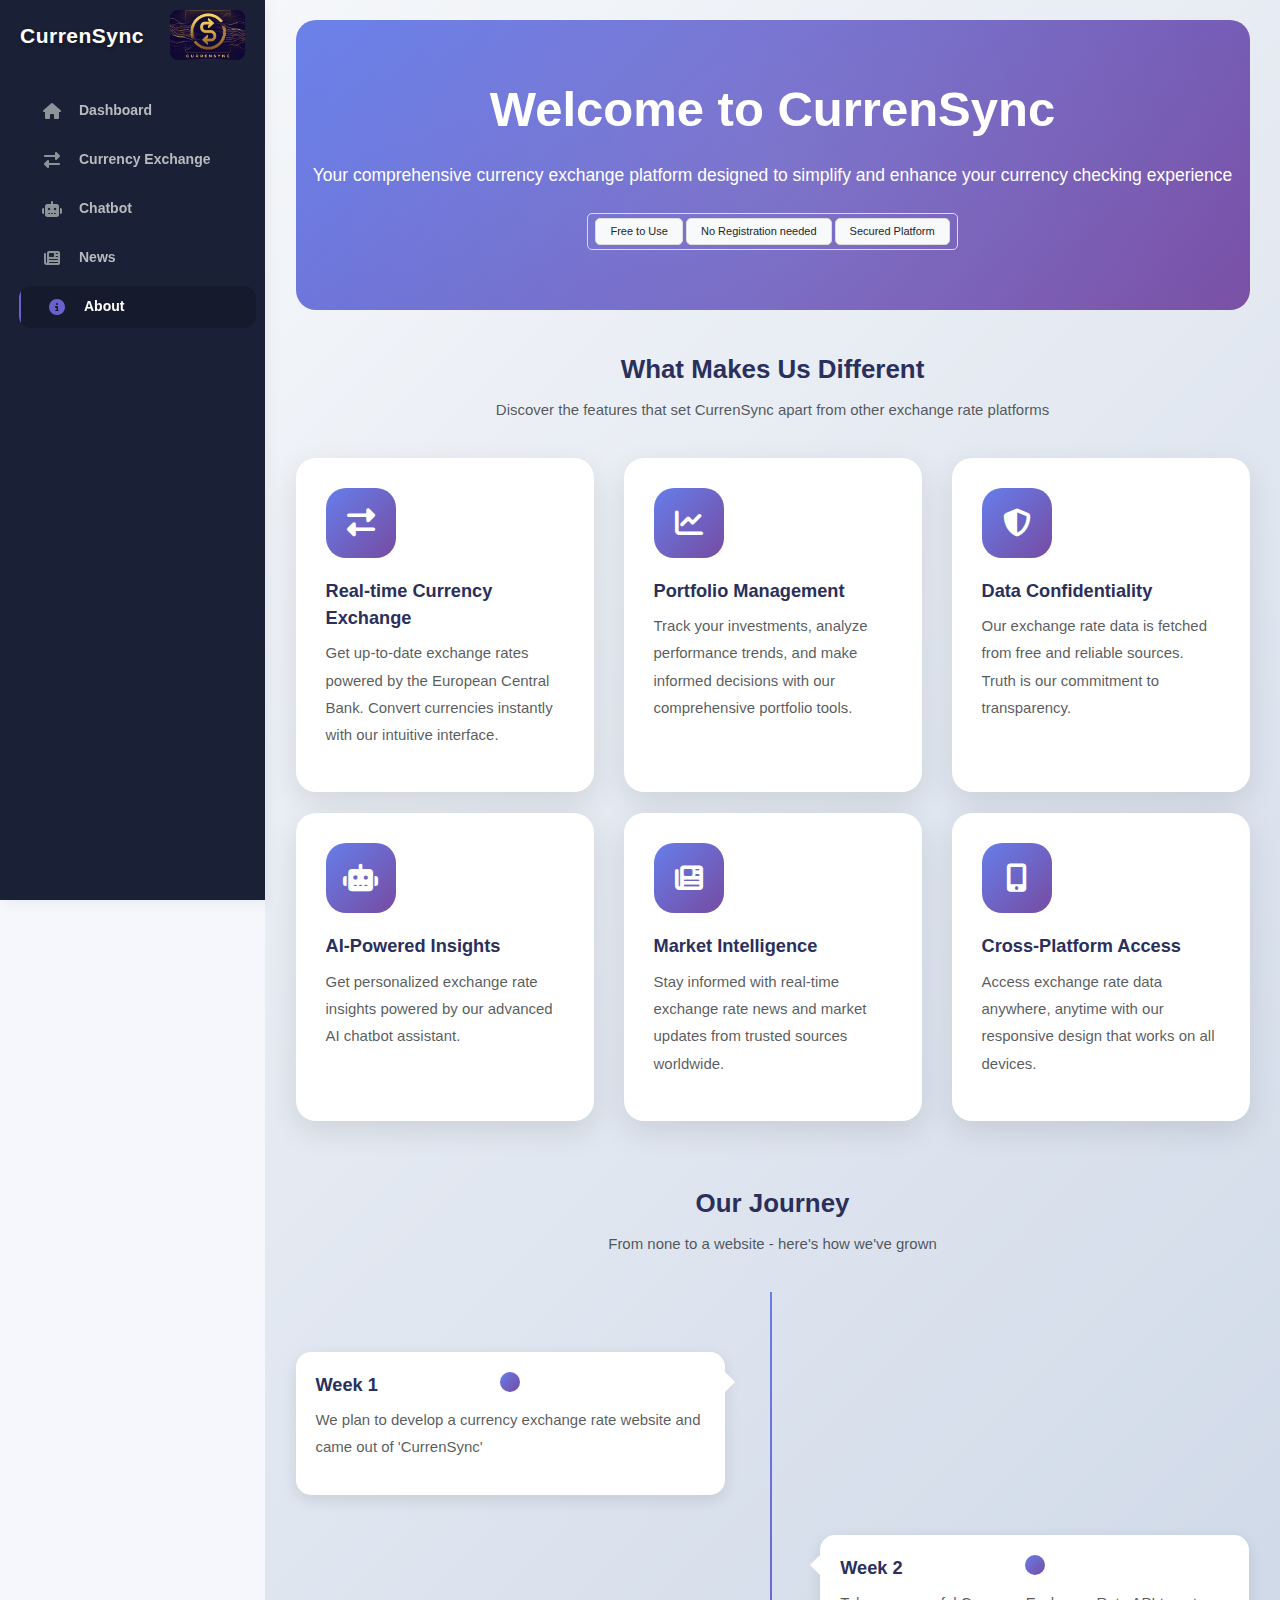
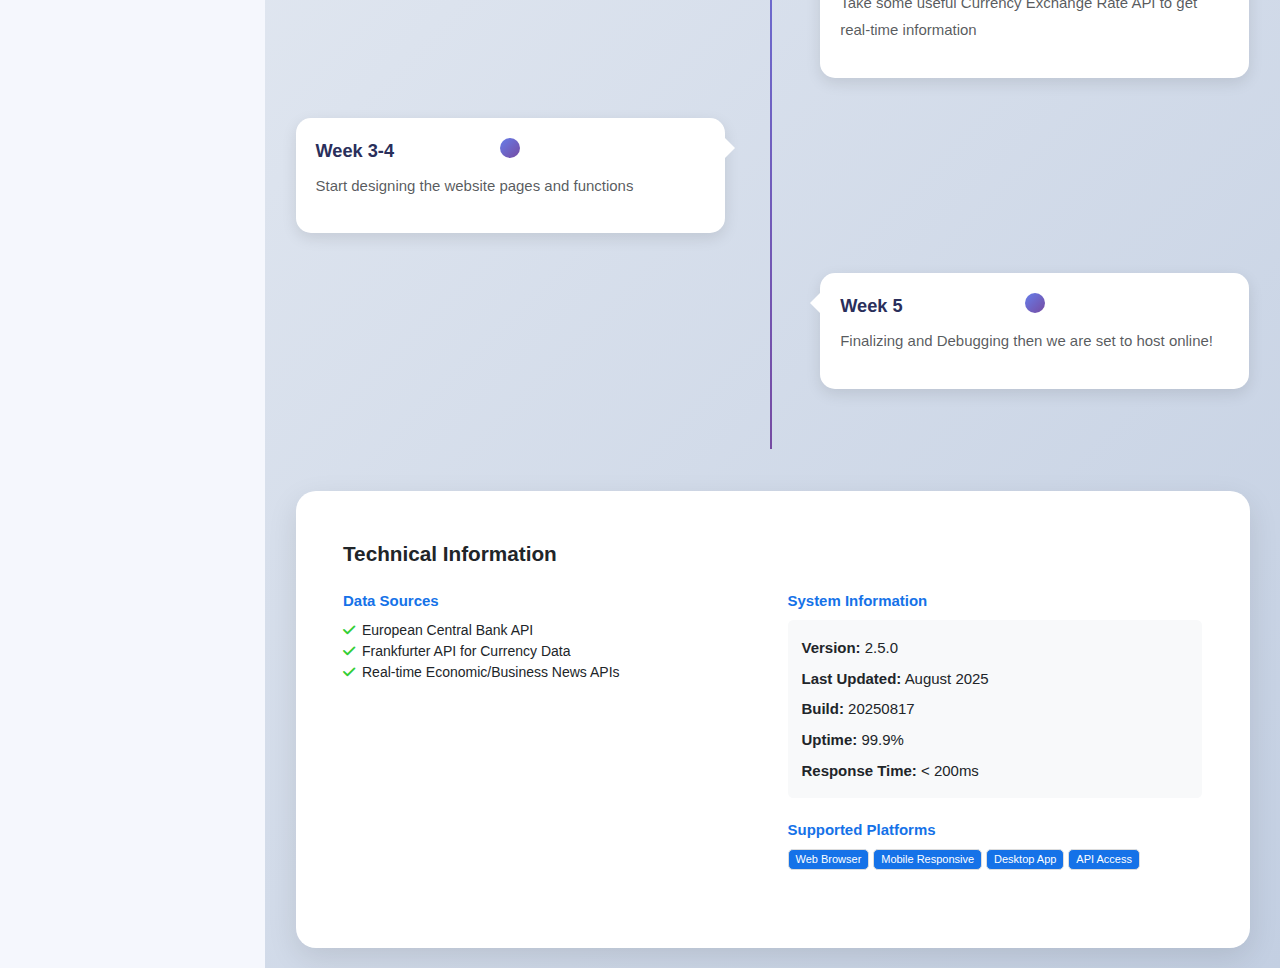
<file: about.html>
<!DOCTYPE html>
<html lang="en">
  <head>
    <meta http-equiv="X-UA-Compatible" content="IE=edge" />
    <title>CurrenSync - About Us</title>
    <meta
      content="width=device-width, initial-scale=1.0, shrink-to-fit=no"
      name="viewport"
    />
    <link
      rel="icon"
      href="assets/img/kaiadmin/favicon.ico"
      type="image/x-icon"
    />
    <link rel="stylesheet" href="https://cdnjs.cloudflare.com/ajax/libs/font-awesome/6.4.0/css/all.min.css"/>
    
    <!-- CSS Files -->
    <link rel="stylesheet" href="assets/css/bootstrap.min.css" />
    <link rel="stylesheet" href="assets/css/kaiadmin.min.css" />
    
    <style>
      /* Enhanced About Page Styles */
      .hero-section {
        background: linear-gradient(135deg, #667eea 0%, #764ba2 100%);
        color: white;
        padding: 60px 0;
        border-radius: 20px;
        margin-bottom: 40px;
        position: relative;
        overflow: hidden;
      }
      
      .hero-section::before {
        content: '';
        position: absolute;
        top: -50%;
        right: -50%;
        width: 200%;
        height: 200%;
        background: radial-gradient(circle, rgba(255,255,255,0.1) 0%, transparent 70%);
        animation: float 6s ease-in-out infinite;
      }
      
      @keyframes float {
        0%, 100% { transform: translateY(0px) rotate(0deg); }
        50% { transform: translateY(-20px) rotate(180deg); }
      }
      
      .hero-content {
        position: relative;
        z-index: 2;
      }
      
      .feature-card {
        background: white;
        border-radius: 20px;
        padding: 30px;
        box-shadow: 0 10px 30px rgba(0,0,0,0.1);
        transition: all 0.3s ease;
        border: none;
        height: 100%;
        position: relative;
        overflow: hidden;
      }
      
      .feature-card::before {
        content: '';
        position: absolute;
        top: 0;
        left: 0;
        width: 100%;
        height: 4px;
        background: linear-gradient(90deg, #667eea, #764ba2);
        transform: scaleX(0);
        transition: transform 0.3s ease;
      }
      
      .feature-card:hover::before {
        transform: scaleX(1);
      }
      
      .feature-card:hover {
        transform: translateY(-10px);
        box-shadow: 0 20px 40px rgba(0,0,0,0.15);
      }
      
      .feature-icon {
        width: 70px;
        height: 70px;
        background: linear-gradient(135deg, #667eea, #764ba2);
        border-radius: 20px;
        display: flex;
        align-items: center;
        justify-content: center;
        color: white;
        font-size: 28px;
        margin-bottom: 20px;
        transition: all 0.3s ease;
      }
      
      .feature-card:hover .feature-icon {
        transform: scale(1.1) rotate(5deg);
      }
    
      
      .timeline {
        position: relative;
        padding: 20px 0;
      }
      
      .timeline::before {
        content: '';
        position: absolute;
        left: 50%;
        top: 0;
        bottom: 0;
        width: 2px;
        background: linear-gradient(180deg, #667eea, #764ba2);
        transform: translateX(-50%);
      }
      
      .timeline-item {
        position: relative;
        margin: 40px 0;
        width: 45%;
      }
      
      .timeline-item:nth-child(even) {
        margin-left: 55%;
      }
      
      .timeline-content {
        background: white;
        padding: 20px;
        border-radius: 15px;
        box-shadow: 0 5px 15px rgba(0,0,0,0.1);
        position: relative;
      }
      
      .timeline-content::before {
        content: '';
        position: absolute;
        top: 20px;
        width: 0;
        height: 0;
        border: 10px solid transparent;
      }
      
      .timeline-item:nth-child(odd) .timeline-content::before {
        right: -20px;
        border-left-color: white;
      }
      
      .timeline-item:nth-child(even) .timeline-content::before {
        left: -20px;
        border-right-color: white;
      }
      
      .timeline-dot {
        position: absolute;
        left: 50%;
        top: 20px;
        width: 20px;
        height: 20px;
        background: linear-gradient(135deg, #667eea, #764ba2);
        border-radius: 50%;
        transform: translateX(-50%);
        z-index: 2;
      }
      
      
      .page-content {
        margin-left: 0px;
        padding: 20px;
        min-height: 100vh;
        background: linear-gradient(135deg, #f5f7fa 0%, #c3cfe2 100%);
      }
      
      @media (max-width: 768px) {
        .page-content {
          margin-left: 0;
        }
        
        .timeline::before {
          left: 20px;
        }
        
        .timeline-item {
          width: calc(100% - 60px);
          margin-left: 60px !important;
        }
        
        .timeline-item:nth-child(even) {
          margin-left: 60px;
        }
        
        .timeline-content::before {
          left: -20px !important;
          border-right-color: white !important;
          border-left-color: transparent !important;
        }
        
        .timeline-dot {
          left: 20px;
        }
      }
    </style>
  </head>
  <body>
    <div class="wrapper">
      <!-- Sidebar -->
<div class="sidebar" data-background-color="dark">
  <div class="sidebar-logo">
    <!-- Logo Header -->
    <div class="logo-header" data-background-color="dark">
      <a href="index.html" class="logo">
        <span class="logo-text">CurrenSync</span>
        <img src="assets/image/logo.jpg" alt="navbar brand" class="navbar-brand"  /></a>
        </div>
        </div>
        <div class="sidebar-wrapper scrollbar scrollbar-inner">
          <div class="sidebar-content">
            <ul class="nav nav-secondary">
              <li class="nav-item">
                <a href="index.html">
                  <i class="fas fa-home"></i>
                  <p>Dashboard</p>
                </a>
              </li>
              <li class="nav-item">
                <a href="exchangerate.html">
                  <i class="fas fa-exchange-alt"></i>
                  <p>Currency Exchange</p>
                </a>
              </li>
              <li class="nav-item">
                <a href="chatbot.html">
                  <i class="fas fa-robot"></i>
                  <p>Chatbot</p>
                </a>
              </li>
              <li class="nav-item">
                <a href="news.html">
                  <i class="fas fa-newspaper"></i>
                  <p>News</p>
                </a>
              </li>
              <li class="nav-item active">
                <a href="about.html">
                  <i class="fas fa-info-circle"></i>
                  <p>About</p>
                </a>
              </li>
            </ul>
          </div>
        </div>
      </div>
      <!-- End Sidebar -->

      <!-- Main Panel -->
      <div class="main-panel">
        <div class="page-content">
          <div class="container-fluid">
            <!-- Hero Section -->
            <div class="hero-section">
              <div class="hero-content text-center">
                <h1 class="display-4 fw-bold mb-4">Welcome to CurrenSync</h1>
                <p class="lead mb-4">Your comprehensive currency exchange platform designed to simplify and enhance your currency checking experience</p>
                <div class="badge justify-content-center">
                  <span class="badge bg-light text-dark px-3 py-2">Free to Use</span>
                  <span class="badge bg-light text-dark px-3 py-2">No Registration needed</span>
                  <span class="badge bg-light text-dark px-3 py-2">Secured Platform</span>
                </div>
              </div>
            </div>

            <!-- Features Section -->
            <div class="row mb-5">
              <div class="col-12 mb-4">
                <h2 class="fw-bold text-center">What Makes Us Different</h2>
                <p class="text-center text-muted">Discover the features that set CurrenSync apart from other exchange rate platforms</p>
              </div>
              
              <div class="col-md-4 mb-4">
                <div class="feature-card">
                  <div class="feature-icon">
                    <i class="fas fa-exchange-alt"></i>
                  </div>
                  <h5 class="fw-bold">Real-time Currency Exchange</h5>
                  <p class="text-muted">Get up-to-date exchange rates powered by the European Central Bank. Convert currencies instantly with our intuitive interface.</p>
                </div>
              </div>
              
              <div class="col-md-4 mb-4">
                <div class="feature-card">
                  <div class="feature-icon">
                    <i class="fas fa-chart-line"></i>
                  </div>
                  <h5 class="fw-bold">Portfolio Management</h5>
                  <p class="text-muted">Track your investments, analyze performance trends, and make informed decisions with our comprehensive portfolio tools.</p>
                </div>
              </div>
              
              <div class="col-md-4 mb-4">
                <div class="feature-card">
                  <div class="feature-icon">
                    <i class="fas fa-shield-alt"></i>
                  </div>
                  <h5 class="fw-bold">Data Confidentiality</h5>
                  <p class="text-muted">Our exchange rate data is fetched from free and reliable sources. Truth is our commitment to transparency.</p>
                </div>
              </div>
              
              <div class="col-md-4 mb-4">
                <div class="feature-card">
                  <div class="feature-icon">
                    <i class="fas fa-robot"></i>
                  </div>
                  <h5 class="fw-bold">AI-Powered Insights</h5>
                  <p class="text-muted">Get personalized exchange rate insights powered by our advanced AI chatbot assistant.</p>
                </div>
              </div>
              
              <div class="col-md-4 mb-4">
                <div class="feature-card">
                  <div class="feature-icon">
                    <i class="fas fa-newspaper"></i>
                  </div>
                  <h5 class="fw-bold">Market Intelligence</h5>
                  <p class="text-muted">Stay informed with real-time exchange rate news and market updates from trusted sources worldwide.</p>
                </div>
              </div>
              
              <div class="col-md-4 mb-4">
                <div class="feature-card">
                  <div class="feature-icon">
                    <i class="fas fa-mobile-alt"></i>
                  </div>
                  <h5 class="fw-bold">Cross-Platform Access</h5>
                  <p class="text-muted">Access exchange rate data anywhere, anytime with our responsive design that works on all devices.</p>
                </div>
              </div>
            </div>

            <!-- Timeline Section -->
            <div class="row mb-5">
              <div class="col-12 mb-4">
                <h2 class="fw-bold text-center">Our Journey</h2>
                <p class="text-center text-muted">From none to a website - here's how we've grown</p>
              </div>
              
              <div class="col-12">
                <div class="timeline">
                  <div class="timeline-item">
                    <div class="timeline-dot"></div>
                    <div class="timeline-content">
                      <h5 class="fw-bold">Week 1</h5>
                      <p class="text-muted">We plan to develop a currency exchange rate website and came out of 'CurrenSync'</p>
                    </div>
                  </div>
                  
                  <div class="timeline-item">
                    <div class="timeline-dot"></div>
                    <div class="timeline-content">
                      <h5 class="fw-bold">Week 2</h5>
                      <p class="text-muted">Take some useful Currency Exchange Rate API to get real-time information</p>
                    </div>
                  </div>
                  
                  <div class="timeline-item">
                    <div class="timeline-dot"></div>
                    <div class="timeline-content">
                      <h5 class="fw-bold">Week 3-4</h5>
                      <p class="text-muted">Start designing the website pages and functions</p>
                    </div>
                  </div>
                  
                  <div class="timeline-item">
                    <div class="timeline-dot"></div>
                    <div class="timeline-content">
                      <h5 class="fw-bold">Week 5</h5>
                      <p class="text-muted">Finalizing and Debugging then we are set to host online!</p>
                    </div>
                  </div>
                </div>
              </div>
            </div>


            <!-- Contact Section -->
            <div class="row">
              <div class="col-md-12 ">
                <div class="card feature-card">
                  <div class="card-body">
                    <h4 class="fw-bold mb-4">Technical Information</h4>
                    
                    <div class="row">
                      <div class="col-md-6">
                        <h6 class="fw-bold text-primary">Data Sources</h6>
                        <ul class="list-unstyled">
                          <li><i class="fas fa-check text-success me-2"></i>European Central Bank API</li>
                          <li><i class="fas fa-check text-success me-2"></i>Frankfurter API for Currency Data</li>
                          <li><i class="fas fa-check text-success me-2"></i>Real-time Economic/Business News APIs</li>
                      </div>
                      
                      <div class="col-md-6">
                        <h6 class="fw-bold text-primary">System Information</h6>
                        <div class="bg-light p-3 rounded">
                          <p class="mb-1"><strong>Version:</strong> 2.5.0</p>
                          <p class="mb-1"><strong>Last Updated:</strong> August 2025</p>
                          <p class="mb-1"><strong>Build:</strong> 20250817</p>
                          <p class="mb-1"><strong>Uptime:</strong> 99.9%</p>
                          <p class="mb-0"><strong>Response Time:</strong> &lt; 200ms</p>
                        </div>
                        
                        <h6 class="fw-bold text-primary mt-4">Supported Platforms</h6>
                        <div class="badge- gap-2 flex-wrap">
                          <span class="badge bg-primary">Web Browser</span>
                          <span class="badge bg-primary">Mobile Responsive</span>
                          <span class="badge bg-primary">Desktop App</span>
                          <span class="badge bg-primary">API Access</span>
                        </div>
                      </div>
                    </div>
                  </div>
                </div>
              </div>
              
            </div>
            
          </div>
        </div>
      </div>
    </div>
  </body>
</html>
</file>
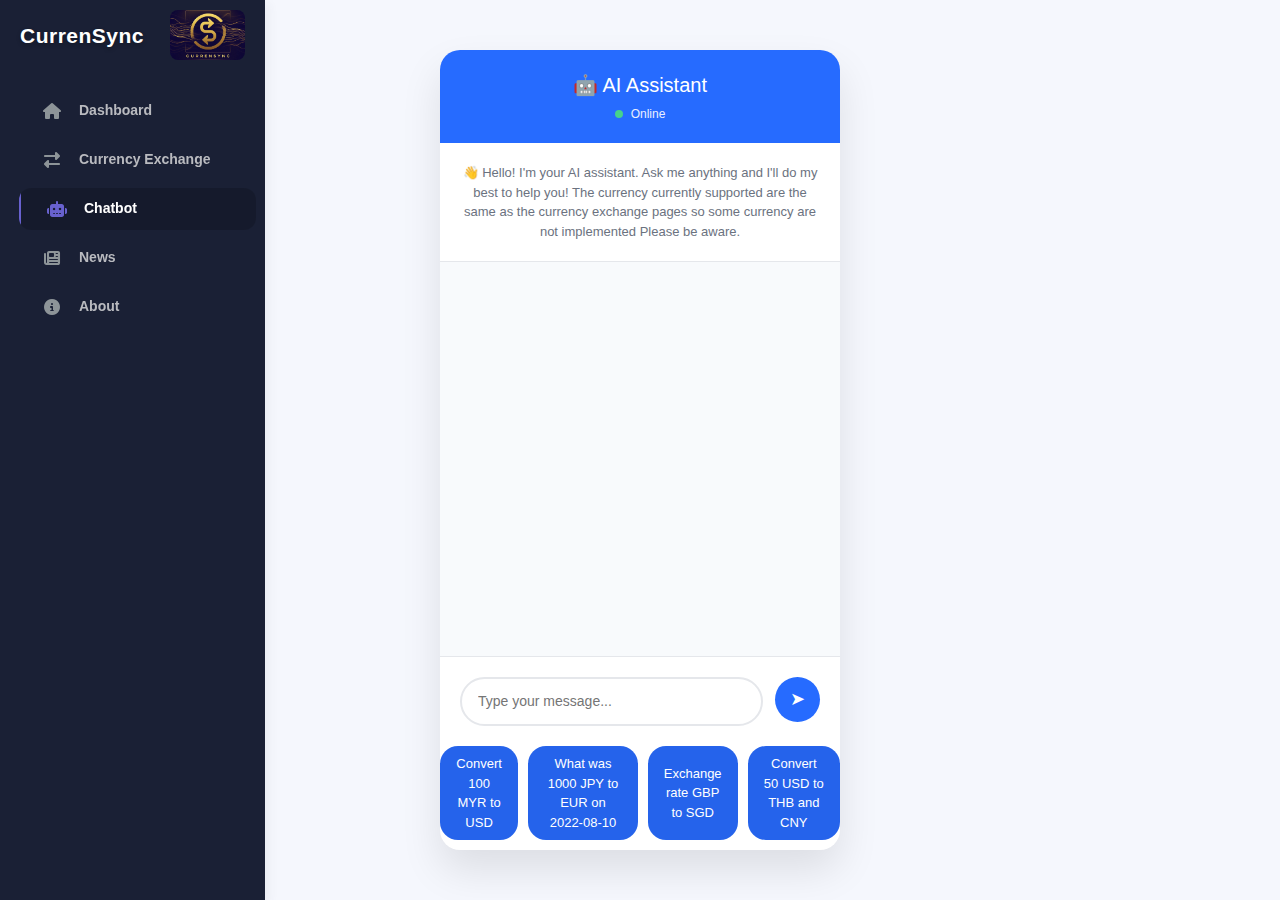
<file: chatbot.html>
<!DOCTYPE html>
<html lang="en">
<head>
    <meta charset="UTF-8">
    <meta name="viewport" content="width=device-width, initial-scale=1.0">
    <title>CurrenSync - AI Chatbot Assistant</title>
    <link rel="stylesheet" href="assets/css/news.css">
    <link rel="stylesheet" href="assets/css/bootstrap.min.css" />
    <link rel="stylesheet" href="assets/css/plugins.min.css" />
    <link rel="stylesheet" href="assets/css/kaiadmin.min.css" />
    <style>
        .prebuilt-messages {
            display: flex;
            gap: 10px;
            justify-content: center;
            margin-bottom: 10px;
        }
        .prebuilt-btn {
            background: #2563eb;
            color: #fff;
            border: none;
            border-radius: 18px;
            padding: 8px 16px;
            font-size: 13px;
            cursor: pointer;
            transition: background 0.2s;
        }
        .prebuilt-btn:hover {
            background: #1e40af;
        }
        * {
            margin: 0;
            padding: 0;
            box-sizing: border-box;
        }

        body {
            font-family: -apple-system, BlinkMacSystemFont, 'Segoe UI', Roboto, sans-serif;
            background-color: #F5F7FD;
            min-height: 100vh;
            margin: 0;
        }

        .main-content-center {
            display: flex;
            justify-content: center;
            align-items: center;
            min-height: 100vh;
        }

        .chatbot-container {
            width: 400px;
            height: 800px;
            background: white;
            border-radius: 20px;
            box-shadow: 0 20px 40px rgba(0, 0, 0, 0.1);
            display: flex;
            flex-direction: column;
            overflow: hidden;
            animation: slideUp 0.6s ease-out;
        }

        @keyframes slideUp {
            from {
                opacity: 0;
                transform: translateY(30px);
            }
            to {
                opacity: 1;
                transform: translateY(0);
            }
        }

        .chat-header {
            background-color: rgb(38, 107, 255);
            color: white;
            padding: 20px;
            text-align: center;
            position: relative;
        }

        .chat-header h2 {
            font-size: 20px;
            margin-bottom: 5px;
        }

        .status {
            font-size: 12px;
            opacity: 0.9;
            display: flex;
            align-items: center;
            justify-content: center;
            gap: 8px;
        }

        .status-dot {
            width: 8px;
            height: 8px;
            background: #4ade80;
            border-radius: 50%;
            animation: pulse 2s infinite;
        }

        @keyframes pulse {
            0% { opacity: 1; }
            50% { opacity: 0.5; }
            100% { opacity: 1; }
        }

        .chat-messages {
            flex: 1;
            padding: 20px;
            overflow-y: auto;
            background: #f8fafc;
        }

        .message {
            margin-bottom: 15px;
            animation: fadeIn 0.3s ease-out;
        }

        @keyframes fadeIn {
            from { opacity: 0; transform: translateY(10px); }
            to { opacity: 1; transform: translateY(0); }
        }

        .message.user {
            text-align: right;
        }

        .message.bot {
            text-align: left;
        }

        .message-bubble {
            display: inline-block;
            max-width: 80%;
            padding: 12px 16px;
            border-radius: 18px;
            word-wrap: break-word;
            font-size: 14px;
            line-height: 1.4;
        }

        .message.user .message-bubble {
            background-color: rgb(54, 230, 19);
            color: white;
            margin-left: 20%;
        }

        .message.bot .message-bubble {
            background: white;
            color: #374151;
            border: 1px solid #e5e7eb;
            margin-right: 20%;
        }

        .chat-input {
            display: flex;
            padding: 20px;
            background: white;
            border-top: 1px solid #e5e7eb;
            gap: 12px;
        }

        .input-field {
            flex: 1;
            padding: 12px 16px;
            border: 2px solid #e5e7eb;
            border-radius: 25px;
            font-size: 14px;
            outline: none;
            transition: all 0.3s ease;
        }

        .input-field:focus {
            border-color: #667eea;
            box-shadow: 0 0 0 3px rgba(102, 126, 234, 0.1);
        }

        .send-button {
            background-color: rgb(38, 107, 255);
            color: white;
            border: none;
            width: 45px;
            height: 45px;
            border-radius: 50%;
            cursor: pointer;
            display: flex;
            align-items: center;
            justify-content: center;
            transition: all 0.3s ease;
            font-size: 18px;
        }

        .send-button:hover {
            transform: scale(1.05);
            box-shadow: 0 5px 15px rgba(102, 126, 234, 0.4);
        }

        .send-button:disabled {
            opacity: 0.6;
            cursor: not-allowed;
            transform: none;
        }

        .typing-indicator {
            display: none;
            padding: 10px 0;
        }

        .typing-dots {
            display: flex;
            gap: 4px;
            align-items: center;
        }

        .typing-dots span {
            width: 8px;
            height: 8px;
            background: #9ca3af;
            border-radius: 50%;
            animation: bounce 1.4s infinite ease-in-out;
        }

        .typing-dots span:nth-child(1) { animation-delay: -0.32s; }
        .typing-dots span:nth-child(2) { animation-delay: -0.16s; }
        .typing-dots span:nth-child(3) { animation-delay: 0s; }

        @keyframes bounce {
            0%, 80%, 100% { transform: scale(0.8); opacity: 0.5; }
            40% { transform: scale(1.2); opacity: 1; }
        }

        .welcome-message {
            text-align: center;
            color: #6b7280;
            font-size: 13px;
            padding: 20px;
            border-bottom: 1px solid #e5e7eb;
        }

        /* Scrollbar styling */
        .chat-messages::-webkit-scrollbar {
            width: 4px;
        }

        .chat-messages::-webkit-scrollbar-track {
            background: #f1f5f9;
        }

        .chat-messages::-webkit-scrollbar-thumb {
            background: #cbd5e1;
            border-radius: 2px;
        }
    </style>

    <!-- for icon -->
  <link rel="stylesheet" href="https://cdnjs.cloudflare.com/ajax/libs/font-awesome/6.4.0/css/all.min.css"/>

</head>
<body>
        <div class="wrapper">
      <!-- Sidebar -->
      <div class="sidebar" data-background-color="dark">
        <div class="sidebar-logo">
          <!-- Logo Header -->
          <div class="logo-header" data-background-color="dark">
            <a href="index.html" class="logo">
              <span class="logo-text">CurrenSync</span>
              <img src="assets/image/logo.jpg" alt="navbar brand" class="navbar-brand"  /></a>
              </div>
                    <!-- End Logo Header -->
                </div>
                <div class="sidebar-wrapper scrollbar scrollbar-inner">
                    <div class="sidebar-content">
                        <ul class="nav nav-secondary">
                            <li class="nav-item ">
                                <a href="index.html">
                                    <i class="fas fa-home"></i>
                                    <p>Dashboard</p>
                                </a>
                            </li>
                            <li class="nav-item">
                                <a href="exchangerate.html">
                                <i class="fas fa-exchange-alt"></i>
                                <p>Currency Exchange</p>
                                </a>
                        </li>
                            <li class="nav-item active">
                                <a href="chatbot.html">
                                    <i class="fas fa-robot"></i>
                                    <p>Chatbot</p>
                                </a>
                            </li>
                            <li class="nav-item">
                                <a href="news.html" >
                                    <i class="fas fa-newspaper"></i>
                                    <p>News</p>
                                </a>
                            </li>
                            <li class="nav-item">
                                <a href="about.html">
                                    <i class="fas fa-info-circle"></i>
                                    <p>About</p>
                                </a>
                            </li>
                        </ul>
                    </div>
                </div>
            </div>
            <!-- End Sidebar -->

            <div class="main-content-center">
        <div class="chatbot-container">
    <div class="chat-header">
            <h2>🤖 AI Assistant</h2>
            <div class="status">
                <span class="status-dot"></span>
                <span>Online</span>
            </div>
        </div>
        
        <div class="welcome-message">
            👋 Hello! I'm your AI assistant. Ask me anything and I'll do my best to help you! The currency currently supported are the same as the currency exchange pages so some currency are not implemented Please be aware.
        </div>
        
        <div class="chat-messages" id="chatMessages">
            <!-- Messages will be dynamically added here -->
        </div>
        
        <div class="typing-indicator" id="typingIndicator">
            <div class="message bot">
                <div class="message-bubble">
                    <div class="typing-dots">
                        <span></span>
                        <span></span>
                        <span></span>
                    </div>
                </div>
            </div>
        </div>
        
        <div class="chat-input">
            <input 
                type="text" 
                class="input-field" 
                id="messageInput" 
                placeholder="Type your message..."
                maxlength="500"
            >
            <button class="send-button" id="sendButton">
                ➤
            </button>
        </div>
        <div class="prebuilt-messages">
            <button class="prebuilt-btn" data-msg="Convert 100 MYR to USD">Convert 100 MYR to USD</button>
            <button class="prebuilt-btn" data-msg="What was 1000 JPY to EUR on 2022-08-10">What was 1000 JPY to EUR on 2022-08-10</button>
            <button class="prebuilt-btn" data-msg="Exchange rate GBP to SGD">Exchange rate GBP to SGD</button>
            <button class="prebuilt-btn" data-msg="Convert 50 USD to THB and CNY">Convert 50 USD to THB and CNY</button>
        </div>
                </div>
            </div>

    <script>
    class Chatbot {
            constructor() {
                this.messagesContainer = document.getElementById('chatMessages');
                this.messageInput = document.getElementById('messageInput');
                this.sendButton = document.getElementById('sendButton');
                this.typingIndicator = document.getElementById('typingIndicator');
                this.initializeEventListeners();
            }

            initializeEventListeners() {
                this.sendButton.addEventListener('click', () => this.sendMessage());
                this.messageInput.addEventListener('keypress', (e) => {
                    if (e.key === 'Enter') {
                        this.sendMessage();
                    }
                });
                // Prebuilt message buttons
                document.querySelectorAll('.prebuilt-btn').forEach(btn => {
                    btn.addEventListener('click', () => {
                        this.messageInput.value = btn.getAttribute('data-msg');
                        this.sendMessage();
                    });
                });
            }

            async sendMessage() {
                const message = this.messageInput.value.trim();
                if (!message) return;

                this.addMessage('user', message);
                this.messageInput.value = '';
                this.sendButton.disabled = true;

                this.showTypingIndicator();

                // Simulate typing delay
                setTimeout(async () => {
                    this.hideTypingIndicator();
                    const response = await this.generateResponse(message);
                    this.addMessage('bot', response);
                    this.sendButton.disabled = false;
                }, Math.random() * 1000 + 500);
            }


            addMessage(sender, text) {
                const messageDiv = document.createElement('div');
                messageDiv.className = `message ${sender}`;
                const bubbleDiv = document.createElement('div');
                bubbleDiv.className = 'message-bubble';
                bubbleDiv.textContent = text;
                messageDiv.appendChild(bubbleDiv);
                this.messagesContainer.appendChild(messageDiv);
                this.scrollToBottom();
            }

            async generateResponse(input) {
                // Multi-currency conversion: e.g. "100 USD to MYR and EUR"
                const multiRegex = /(convert|exchange|rate|how much is|what is|to)\s*(\d+(\.\d+)?)?\s*([A-Za-z]{3})\s*(to|in)?\s*([A-Za-z]{3}(?:\s*(?:and|,|&)\s*[A-Za-z]{3})*)/i;
                const multiMatch = input.match(multiRegex);
                if (multiMatch) {
                    let amount = parseFloat(multiMatch[2]) || 1;
                    let from = multiMatch[4].toUpperCase();
                    let toList = multiMatch[6].toUpperCase().replace(/\s*(AND|,|&)\s*/g, ',').split(',').map(s => s.trim()).filter(Boolean);
                    if (toList.length === 1 && from === toList[0]) {
                        return `1 ${from} = 1 ${toList[0]}`;
                    }
                    try {
                        const resp = await fetch(`https://api.frankfurter.app/latest?amount=${amount}&from=${from}&to=${toList.join(',')}`);
                        if (!resp.ok) return `Sorry, I couldn't fetch the exchange rates right now.`;
                        const data = await resp.json();
                        if (data.rates) {
                            let result = `${amount} ${from} =`;
                            for (const [curr, rate] of Object.entries(data.rates)) {
                                result += `\n  ${rate} ${curr}`;
                            }
                            return result;
                        } else {
                            return `Sorry, I couldn't find the exchange rates for ${from} to ${toList.join(', ')}.`;
                        }
                    } catch (err) {
                        return `Sorry, I couldn't fetch the exchange rates right now.`;
                    }
                }

                // Historical rate: e.g. "USD rate last year" or "What was USD to MYR on 2024-08-17"
                const histRegex = /(what was|show|historical|rate|exchange)\s*(\d+(\.\d+)?)?\s*([A-Za-z]{3})\s*(to\s*([A-Za-z]{3}))?\s*(on|at|in|last year|last month|yesterday|([0-9]{4}-[0-9]{2}-[0-9]{2}))/i;
                const histMatch = input.match(histRegex);
                if (histMatch) {
                    let amount = histMatch[2] ? parseFloat(histMatch[2]) : 1;
                    let from = histMatch[4].toUpperCase();
                    let to = histMatch[6] ? histMatch[6].toUpperCase() : 'MYR';
                    let dateStr = '';
                    if (/last year/i.test(input)) {
                        const d = new Date();
                        d.setFullYear(d.getFullYear() - 1);
                        dateStr = d.toISOString().split('T')[0];
                    } else if (/last month/i.test(input)) {
                        const d = new Date();
                        d.setMonth(d.getMonth() - 1);
                        dateStr = d.toISOString().split('T')[0];
                    } else if (/yesterday/i.test(input)) {
                        const d = new Date();
                        d.setDate(d.getDate() - 1);
                        dateStr = d.toISOString().split('T')[0];
                    } else {
                        const dateMatch = input.match(/([0-9]{4}-[0-9]{2}-[0-9]{2})/);
                        if (dateMatch) dateStr = dateMatch[1];
                    }
                    if (!dateStr) return "Please specify a valid date (e.g. 'on 2024-08-17', 'last year', 'last month', 'yesterday').";
                    try {
                        let resp = await fetch(`https://api.frankfurter.app/${dateStr}?amount=${amount}&from=${from}&to=${to}`);
                        if (!resp.ok) return `Sorry, I couldn't fetch the historical exchange rate right now.`;
                        let data = await resp.json();
                        // If no rate for the requested date, try previous days (up to 7 days back)
                        let attempts = 0;
                        let origDate = new Date(dateStr);
                        while ((!data.rates || !data.rates[to]) && attempts < 7) {
                            attempts++;
                            origDate.setDate(origDate.getDate() - 1);
                            let prevDateStr = origDate.toISOString().split('T')[0];
                            resp = await fetch(`https://api.frankfurter.app/${prevDateStr}?amount=${amount}&from=${from}&to=${to}`);
                            if (!resp.ok) break;
                            data = await resp.json();
                            if (data.rates && data.rates[to]) {
                                dateStr = prevDateStr;
                                break;
                            }
                        }
                        if (data.rates && data.rates[to]) {
                            return `Closest available rate: On ${dateStr}: ${amount} ${from} = ${data.rates[to]} ${to}`;
                        } else {
                            return `Sorry, I couldn't find the exchange rate for ${from} to ${to} near that date.`;
                        }
                    } catch (err) {
                        return `Sorry, I couldn't fetch the historical exchange rate right now.`;
                    }
                }

                // Single currency conversion (fallback)
                const regex = /(convert|exchange|rate|how much is|what is|to)\s*(\d+(\.\d+)?)?\s*([A-Za-z]{3})\s*(to|in)?\s*([A-Za-z]{3})/i;
                const match = input.match(regex);
                if (match) {
                    let amount = parseFloat(match[2]) || 1;
                    let from = match[4].toUpperCase();
                    let to = match[6].toUpperCase();
                    if (from === to) {
                        return `1 ${from} = 1 ${to}`;
                    }
                    try {
                        const resp = await fetch(`https://api.frankfurter.app/latest?amount=${amount}&from=${from}&to=${to}`);
                        if (!resp.ok) return `Sorry, I couldn't fetch the exchange rate right now.`;
                        const data = await resp.json();
                        if (data.rates && data.rates[to]) {
                            return `${amount} ${from} = ${data.rates[to]} ${to}`;
                        } else {
                            return `Sorry, I couldn't find the exchange rate for ${from} to ${to}.`;
                        }
                    } catch (err) {
                        return `Sorry, I couldn't fetch the exchange rate right now.`;
                    }
                }

                // If not a currency question, fallback
                if (/time|date/i.test(input)) {
                    if (/time/i.test(input)) {
                        return `The current time is ${new Date().toLocaleTimeString()}`;
                    }
                    if (/date/i.test(input)) {
                        return `Today's date is ${new Date().toLocaleDateString()}`;
                    }
                }
                return "I'm an AI chatbot for currency exchange. Try asking: 'Convert 100 USD to MYR and EUR', 'What was USD to MYR last year', or 'Exchange rate EUR to USD'.";
            }

            showTypingIndicator() {
                this.typingIndicator.style.display = 'block';
                this.scrollToBottom();
            }

            hideTypingIndicator() {
                this.typingIndicator.style.display = 'none';
            }

            scrollToBottom() {
                setTimeout(() => {
                    this.messagesContainer.scrollTop = this.messagesContainer.scrollHeight;
                }, 100);
            }
        }

        // Initialize the chatbot when the page loads
        document.addEventListener('DOMContentLoaded', () => {
            new Chatbot();
        });
    </script>
</body>
</html>
</file>
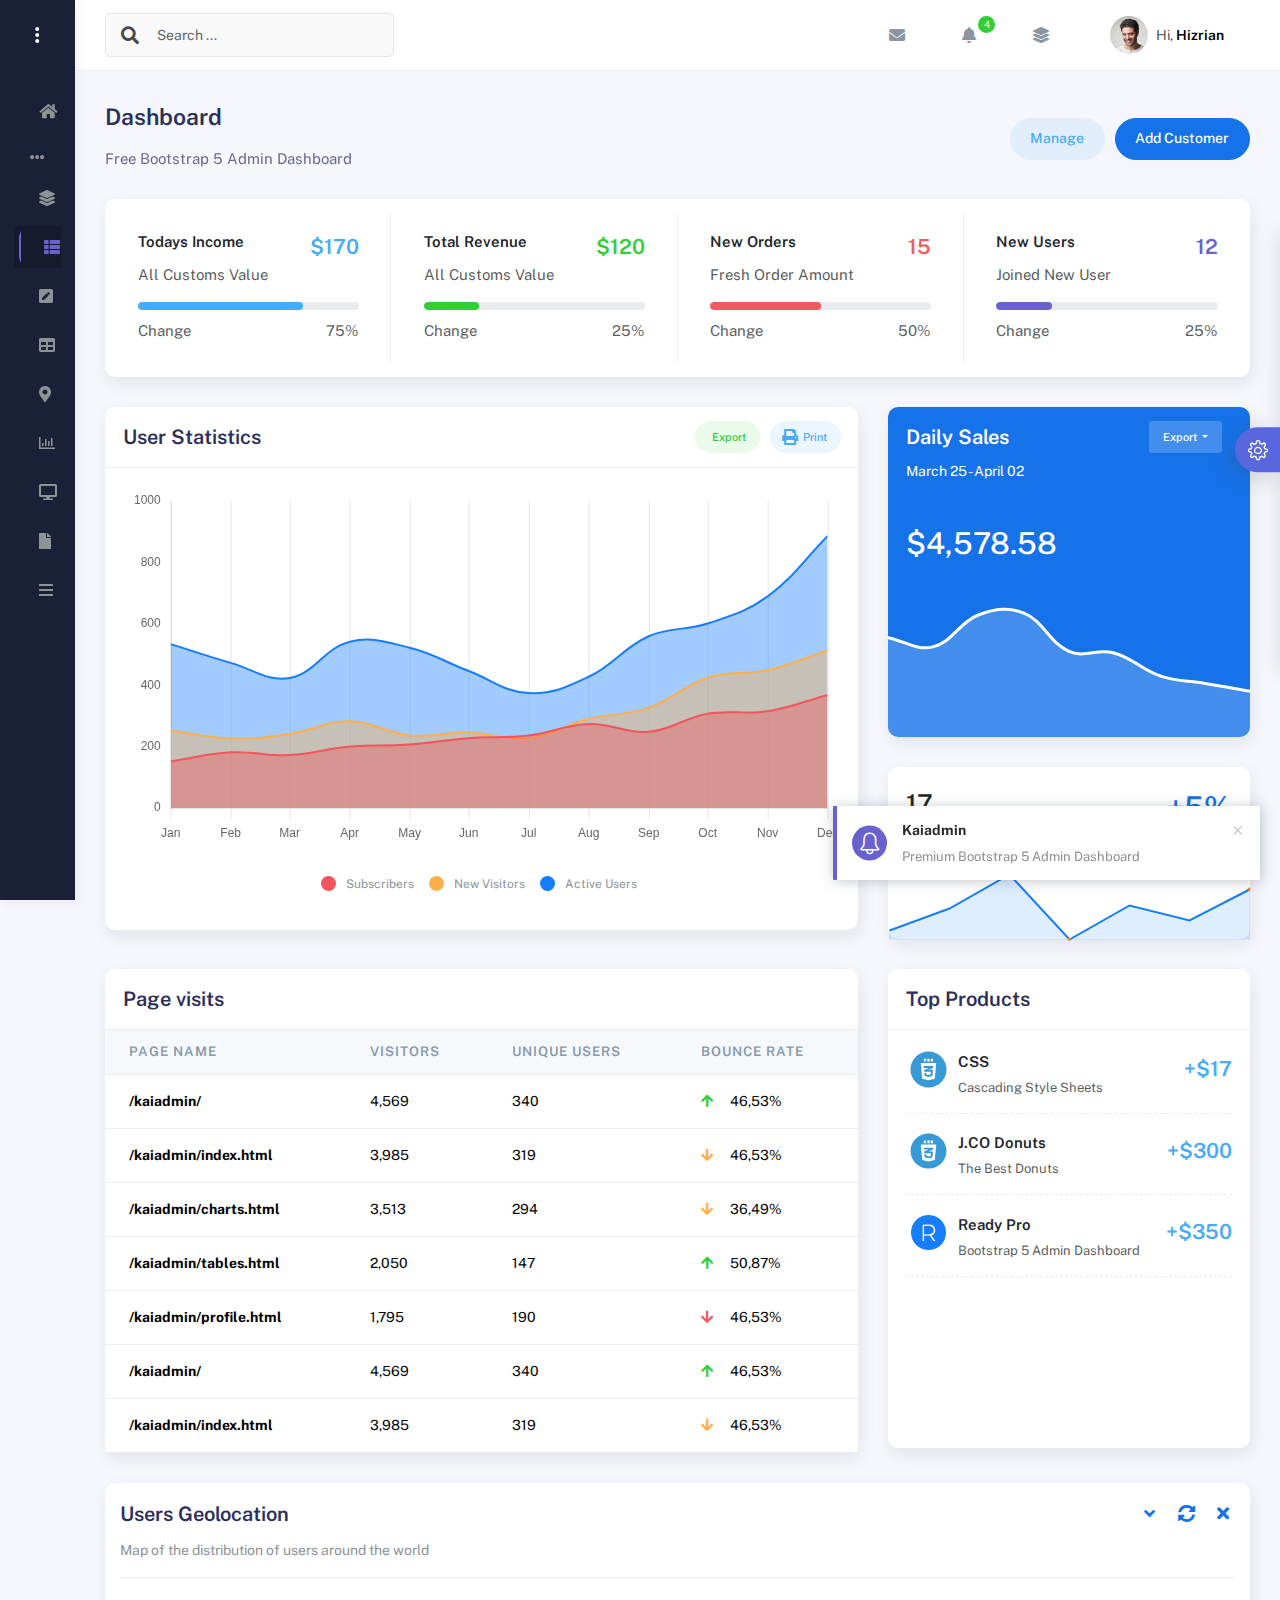
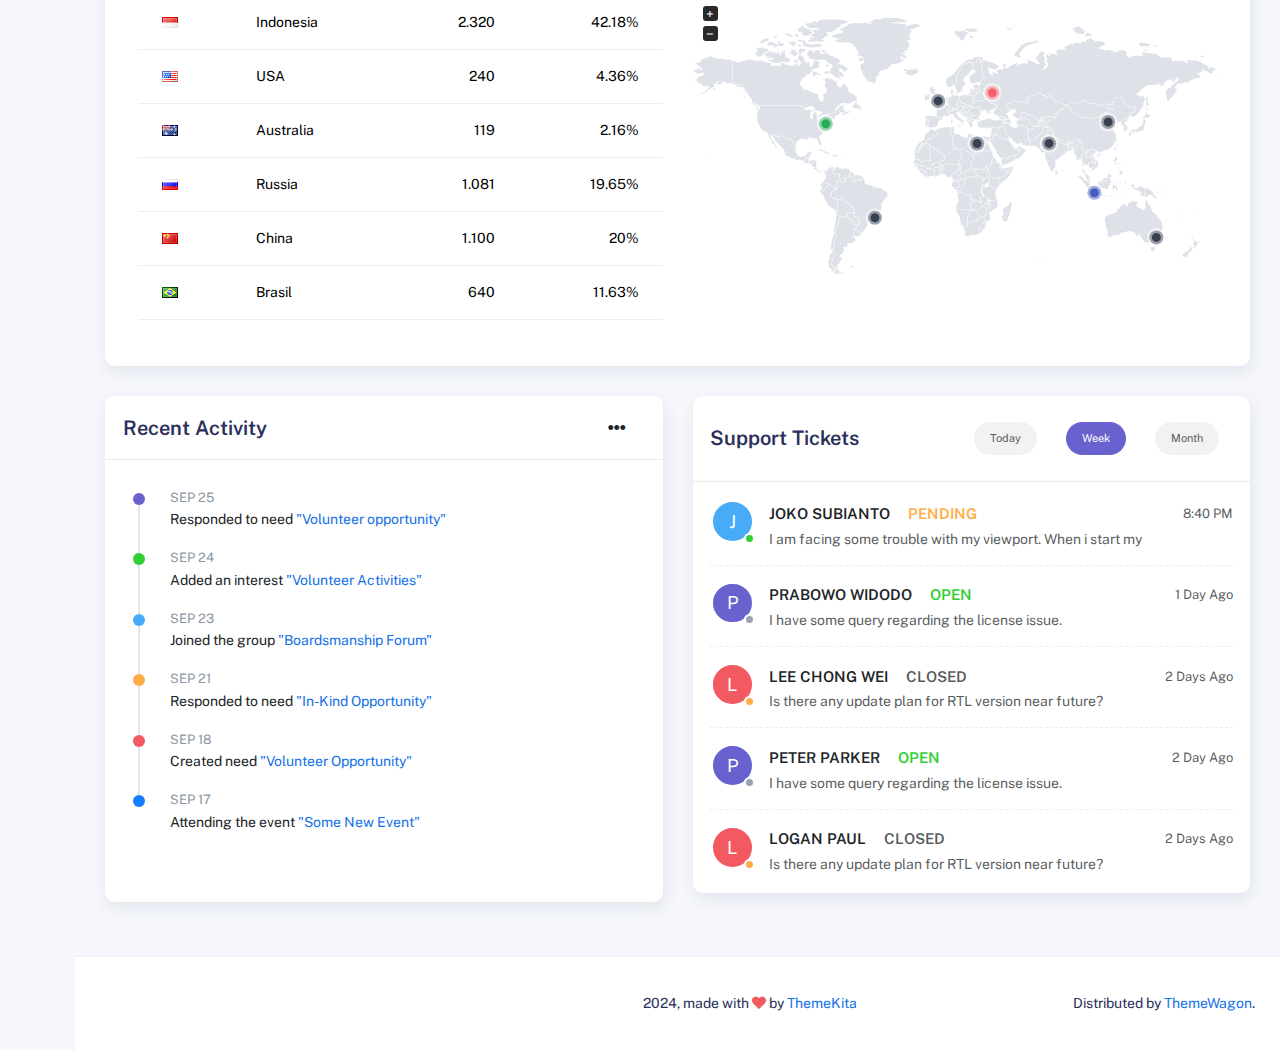
<file: icon-menu.html>
<!DOCTYPE html>
<html lang="en">
  <head>
    <meta http-equiv="X-UA-Compatible" content="IE=edge" />
    <title>Kaiadmin - Bootstrap 5 Admin Dashboard</title>
    <meta
      content="width=device-width, initial-scale=1.0, shrink-to-fit=no"
      name="viewport"
    />
    <link
      rel="icon"
      href="assets/img/kaiadmin/favicon.ico"
      type="image/x-icon"
    />

    <!-- Fonts and icons -->
    <script src="assets/js/plugin/webfont/webfont.min.js"></script>
    <script>
      WebFont.load({
        google: { families: ["Public Sans:300,400,500,600,700"] },
        custom: {
          families: [
            "Font Awesome 5 Solid",
            "Font Awesome 5 Regular",
            "Font Awesome 5 Brands",
            "simple-line-icons",
          ],
          urls: ["assets/css/fonts.min.css"],
        },
        active: function () {
          sessionStorage.fonts = true;
        },
      });
    </script>

    <!-- CSS Files -->
    <link rel="stylesheet" href="assets/css/bootstrap.min.css" />
    <link rel="stylesheet" href="assets/css/plugins.min.css" />
    <link rel="stylesheet" href="assets/css/kaiadmin.min.css" />

    <!-- CSS Just for demo purpose, don't include it in your project -->
    <link rel="stylesheet" href="assets/css/demo.css" />
  </head>
  <body>
    <div class="wrapper sidebar_minimize">
      <!-- Sidebar -->
      <div class="sidebar" data-background-color="dark">
        <div class="sidebar-logo">
          <!-- Logo Header -->
          <div class="logo-header" data-background-color="dark">
            <a href="index.html" class="logo">
              <img
                src="assets/img/kaiadmin/logo_light.svg"
                alt="navbar brand"
                class="navbar-brand"
                height="20"
              />
            </a>
            <div class="nav-toggle">
              <button class="btn btn-toggle toggle-sidebar">
                <i class="gg-menu-right"></i>
              </button>
              <button class="btn btn-toggle sidenav-toggler">
                <i class="gg-menu-left"></i>
              </button>
            </div>
            <button class="topbar-toggler more">
              <i class="gg-more-vertical-alt"></i>
            </button>
          </div>
          <!-- End Logo Header -->
        </div>
        <div class="sidebar-wrapper scrollbar scrollbar-inner">
          <div class="sidebar-content">
            <ul class="nav nav-secondary">
              <li class="nav-item">
                <a
                  data-bs-toggle="collapse"
                  href="#dashboard"
                  class="collapsed"
                  aria-expanded="false"
                >
                  <i class="fas fa-home"></i>
                  <p>Dashboard</p>
                  <span class="caret"></span>
                </a>
                <div class="collapse" id="dashboard">
                  <ul class="nav nav-collapse">
                    <li>
                      <a href="../demo1/index.html">
                        <span class="sub-item">Dashboard 1</span>
                      </a>
                    </li>
                  </ul>
                </div>
              </li>
              <li class="nav-section">
                <span class="sidebar-mini-icon">
                  <i class="fa fa-ellipsis-h"></i>
                </span>
                <h4 class="text-section">Components</h4>
              </li>
              <li class="nav-item">
                <a data-bs-toggle="collapse" href="#base">
                  <i class="fas fa-layer-group"></i>
                  <p>Base</p>
                  <span class="caret"></span>
                </a>
                <div class="collapse" id="base">
                  <ul class="nav nav-collapse">
                    <li>
                      <a href="components/avatars.html">
                        <span class="sub-item">Avatars</span>
                      </a>
                    </li>
                    <li>
                      <a href="components/buttons.html">
                        <span class="sub-item">Buttons</span>
                      </a>
                    </li>
                    <li>
                      <a href="components/gridsystem.html">
                        <span class="sub-item">Grid System</span>
                      </a>
                    </li>
                    <li>
                      <a href="components/panels.html">
                        <span class="sub-item">Panels</span>
                      </a>
                    </li>
                    <li>
                      <a href="components/notifications.html">
                        <span class="sub-item">Notifications</span>
                      </a>
                    </li>
                    <li>
                      <a href="components/sweetalert.html">
                        <span class="sub-item">Sweet Alert</span>
                      </a>
                    </li>
                    <li>
                      <a href="components/font-awesome-icons.html">
                        <span class="sub-item">Font Awesome Icons</span>
                      </a>
                    </li>
                    <li>
                      <a href="components/simple-line-icons.html">
                        <span class="sub-item">Simple Line Icons</span>
                      </a>
                    </li>
                    <li>
                      <a href="components/typography.html">
                        <span class="sub-item">Typography</span>
                      </a>
                    </li>
                  </ul>
                </div>
              </li>
              <li class="nav-item active submenu">
                <a data-bs-toggle="collapse" href="#sidebarLayouts">
                  <i class="fas fa-th-list"></i>
                  <p>Sidebar Layouts</p>
                  <span class="caret"></span>
                </a>
                <div class="collapse show" id="sidebarLayouts">
                  <ul class="nav nav-collapse">
                    <li>
                      <a href="sidebar-style-2.html">
                        <span class="sub-item">Sidebar Style 2</span>
                      </a>
                    </li>
                    <li class="active">
                      <a href="icon-menu.html">
                        <span class="sub-item">Icon Menu</span>
                      </a>
                    </li>
                  </ul>
                </div>
              </li>
              <li class="nav-item">
                <a data-bs-toggle="collapse" href="#forms">
                  <i class="fas fa-pen-square"></i>
                  <p>Forms</p>
                  <span class="caret"></span>
                </a>
                <div class="collapse" id="forms">
                  <ul class="nav nav-collapse">
                    <li>
                      <a href="forms/forms.html">
                        <span class="sub-item">Basic Form</span>
                      </a>
                    </li>
                  </ul>
                </div>
              </li>
              <li class="nav-item">
                <a data-bs-toggle="collapse" href="#tables">
                  <i class="fas fa-table"></i>
                  <p>Tables</p>
                  <span class="caret"></span>
                </a>
                <div class="collapse" id="tables">
                  <ul class="nav nav-collapse">
                    <li>
                      <a href="tables/tables.html">
                        <span class="sub-item">Basic Table</span>
                      </a>
                    </li>
                    <li>
                      <a href="tables/datatables.html">
                        <span class="sub-item">Datatables</span>
                      </a>
                    </li>
                  </ul>
                </div>
              </li>
              <li class="nav-item">
                <a data-bs-toggle="collapse" href="#maps">
                  <i class="fas fa-map-marker-alt"></i>
                  <p>Maps</p>
                  <span class="caret"></span>
                </a>
                <div class="collapse" id="maps">
                  <ul class="nav nav-collapse">
                    <li>
                      <a href="maps/googlemaps.html">
                        <span class="sub-item">Google Maps</span>
                      </a>
                    </li>
                    <li>
                      <a href="maps/jsvectormap.html">
                        <span class="sub-item">Jsvectormap</span>
                      </a>
                    </li>
                  </ul>
                </div>
              </li>
              <li class="nav-item">
                <a data-bs-toggle="collapse" href="#charts">
                  <i class="far fa-chart-bar"></i>
                  <p>Charts</p>
                  <span class="caret"></span>
                </a>
                <div class="collapse" id="charts">
                  <ul class="nav nav-collapse">
                    <li>
                      <a href="charts/charts.html">
                        <span class="sub-item">Chart Js</span>
                      </a>
                    </li>
                    <li>
                      <a href="charts/sparkline.html">
                        <span class="sub-item">Sparkline</span>
                      </a>
                    </li>
                  </ul>
                </div>
              </li>
              <li class="nav-item">
                <a href="widgets.html">
                  <i class="fas fa-desktop"></i>
                  <p>Widgets</p>
                  <span class="badge badge-success">4</span>
                </a>
              </li>
              <li class="nav-item">
                <a href="../../documentation/index.html">
                  <i class="fas fa-file"></i>
                  <p>Documentation</p>
                  <span class="badge badge-secondary">1</span>
                </a>
              </li>
              <li class="nav-item">
                <a data-bs-toggle="collapse" href="#submenu">
                  <i class="fas fa-bars"></i>
                  <p>Menu Levels</p>
                  <span class="caret"></span>
                </a>
                <div class="collapse" id="submenu">
                  <ul class="nav nav-collapse">
                    <li>
                      <a data-bs-toggle="collapse" href="#subnav1">
                        <span class="sub-item">Level 1</span>
                        <span class="caret"></span>
                      </a>
                      <div class="collapse" id="subnav1">
                        <ul class="nav nav-collapse subnav">
                          <li>
                            <a href="#">
                              <span class="sub-item">Level 2</span>
                            </a>
                          </li>
                          <li>
                            <a href="#">
                              <span class="sub-item">Level 2</span>
                            </a>
                          </li>
                        </ul>
                      </div>
                    </li>
                    <li>
                      <a data-bs-toggle="collapse" href="#subnav2">
                        <span class="sub-item">Level 1</span>
                        <span class="caret"></span>
                      </a>
                      <div class="collapse" id="subnav2">
                        <ul class="nav nav-collapse subnav">
                          <li>
                            <a href="#">
                              <span class="sub-item">Level 2</span>
                            </a>
                          </li>
                        </ul>
                      </div>
                    </li>
                    <li>
                      <a href="#">
                        <span class="sub-item">Level 1</span>
                      </a>
                    </li>
                  </ul>
                </div>
              </li>
            </ul>
          </div>
        </div>
      </div>
      <!-- End Sidebar -->

      <div class="main-panel">
        <div class="main-header">
          <div class="main-header-logo">
            <!-- Logo Header -->
            <div class="logo-header" data-background-color="dark">
              <a href="index.html" class="logo">
                <img
                  src="assets/img/kaiadmin/logo_light.svg"
                  alt="navbar brand"
                  class="navbar-brand"
                  height="20"
                />
              </a>
              <div class="nav-toggle">
                <button class="btn btn-toggle toggle-sidebar">
                  <i class="gg-menu-right"></i>
                </button>
                <button class="btn btn-toggle sidenav-toggler">
                  <i class="gg-menu-left"></i>
                </button>
              </div>
              <button class="topbar-toggler more">
                <i class="gg-more-vertical-alt"></i>
              </button>
            </div>
            <!-- End Logo Header -->
          </div>
          <!-- Navbar Header -->
          <nav
            class="navbar navbar-header navbar-header-transparent navbar-expand-lg border-bottom"
          >
            <div class="container-fluid">
              <nav
                class="navbar navbar-header-left navbar-expand-lg navbar-form nav-search p-0 d-none d-lg-flex"
              >
                <div class="input-group">
                  <div class="input-group-prepend">
                    <button type="submit" class="btn btn-search pe-1">
                      <i class="fa fa-search search-icon"></i>
                    </button>
                  </div>
                  <input
                    type="text"
                    placeholder="Search ..."
                    class="form-control"
                  />
                </div>
              </nav>

              <ul class="navbar-nav topbar-nav ms-md-auto align-items-center">
                <li
                  class="nav-item topbar-icon dropdown hidden-caret d-flex d-lg-none"
                >
                  <a
                    class="nav-link dropdown-toggle"
                    data-bs-toggle="dropdown"
                    href="#"
                    role="button"
                    aria-expanded="false"
                    aria-haspopup="true"
                  >
                    <i class="fa fa-search"></i>
                  </a>
                  <ul class="dropdown-menu dropdown-search animated fadeIn">
                    <form class="navbar-left navbar-form nav-search">
                      <div class="input-group">
                        <input
                          type="text"
                          placeholder="Search ..."
                          class="form-control"
                        />
                      </div>
                    </form>
                  </ul>
                </li>
                <li class="nav-item topbar-icon dropdown hidden-caret">
                  <a
                    class="nav-link dropdown-toggle"
                    href="#"
                    id="messageDropdown"
                    role="button"
                    data-bs-toggle="dropdown"
                    aria-haspopup="true"
                    aria-expanded="false"
                  >
                    <i class="fa fa-envelope"></i>
                  </a>
                  <ul
                    class="dropdown-menu messages-notif-box animated fadeIn"
                    aria-labelledby="messageDropdown"
                  >
                    <li>
                      <div
                        class="dropdown-title d-flex justify-content-between align-items-center"
                      >
                        Messages
                        <a href="#" class="small">Mark all as read</a>
                      </div>
                    </li>
                    <li>
                      <div class="message-notif-scroll scrollbar-outer">
                        <div class="notif-center">
                          <a href="#">
                            <div class="notif-img">
                              <img
                                src="assets/img/jm_denis.jpg"
                                alt="Img Profile"
                              />
                            </div>
                            <div class="notif-content">
                              <span class="subject">Jimmy Denis</span>
                              <span class="block"> How are you ? </span>
                              <span class="time">5 minutes ago</span>
                            </div>
                          </a>
                          <a href="#">
                            <div class="notif-img">
                              <img
                                src="assets/img/chadengle.jpg"
                                alt="Img Profile"
                              />
                            </div>
                            <div class="notif-content">
                              <span class="subject">Chad</span>
                              <span class="block"> Ok, Thanks ! </span>
                              <span class="time">12 minutes ago</span>
                            </div>
                          </a>
                          <a href="#">
                            <div class="notif-img">
                              <img
                                src="assets/img/mlane.jpg"
                                alt="Img Profile"
                              />
                            </div>
                            <div class="notif-content">
                              <span class="subject">Jhon Doe</span>
                              <span class="block">
                                Ready for the meeting today...
                              </span>
                              <span class="time">12 minutes ago</span>
                            </div>
                          </a>
                          <a href="#">
                            <div class="notif-img">
                              <img
                                src="assets/img/talha.jpg"
                                alt="Img Profile"
                              />
                            </div>
                            <div class="notif-content">
                              <span class="subject">Talha</span>
                              <span class="block"> Hi, Apa Kabar ? </span>
                              <span class="time">17 minutes ago</span>
                            </div>
                          </a>
                        </div>
                      </div>
                    </li>
                    <li>
                      <a class="see-all" href="javascript:void(0);"
                        >See all messages<i class="fa fa-angle-right"></i>
                      </a>
                    </li>
                  </ul>
                </li>
                <li class="nav-item topbar-icon dropdown hidden-caret">
                  <a
                    class="nav-link dropdown-toggle"
                    href="#"
                    id="notifDropdown"
                    role="button"
                    data-bs-toggle="dropdown"
                    aria-haspopup="true"
                    aria-expanded="false"
                  >
                    <i class="fa fa-bell"></i>
                    <span class="notification">4</span>
                  </a>
                  <ul
                    class="dropdown-menu notif-box animated fadeIn"
                    aria-labelledby="notifDropdown"
                  >
                    <li>
                      <div class="dropdown-title">
                        You have 4 new notification
                      </div>
                    </li>
                    <li>
                      <div class="notif-scroll scrollbar-outer">
                        <div class="notif-center">
                          <a href="#">
                            <div class="notif-icon notif-primary">
                              <i class="fa fa-user-plus"></i>
                            </div>
                            <div class="notif-content">
                              <span class="block"> New user registered </span>
                              <span class="time">5 minutes ago</span>
                            </div>
                          </a>
                          <a href="#">
                            <div class="notif-icon notif-success">
                              <i class="fa fa-comment"></i>
                            </div>
                            <div class="notif-content">
                              <span class="block">
                                Rahmad commented on Admin
                              </span>
                              <span class="time">12 minutes ago</span>
                            </div>
                          </a>
                          <a href="#">
                            <div class="notif-img">
                              <img
                                src="assets/img/profile2.jpg"
                                alt="Img Profile"
                              />
                            </div>
                            <div class="notif-content">
                              <span class="block">
                                Reza send messages to you
                              </span>
                              <span class="time">12 minutes ago</span>
                            </div>
                          </a>
                          <a href="#">
                            <div class="notif-icon notif-danger">
                              <i class="fa fa-heart"></i>
                            </div>
                            <div class="notif-content">
                              <span class="block"> Farrah liked Admin </span>
                              <span class="time">17 minutes ago</span>
                            </div>
                          </a>
                        </div>
                      </div>
                    </li>
                    <li>
                      <a class="see-all" href="javascript:void(0);"
                        >See all notifications<i class="fa fa-angle-right"></i>
                      </a>
                    </li>
                  </ul>
                </li>
                <li class="nav-item topbar-icon dropdown hidden-caret">
                  <a
                    class="nav-link"
                    data-bs-toggle="dropdown"
                    href="#"
                    aria-expanded="false"
                  >
                    <i class="fas fa-layer-group"></i>
                  </a>
                  <div class="dropdown-menu quick-actions animated fadeIn">
                    <div class="quick-actions-header">
                      <span class="title mb-1">Quick Actions</span>
                      <span class="subtitle op-7">Shortcuts</span>
                    </div>
                    <div class="quick-actions-scroll scrollbar-outer">
                      <div class="quick-actions-items">
                        <div class="row m-0">
                          <a class="col-6 col-md-4 p-0" href="#">
                            <div class="quick-actions-item">
                              <div class="avatar-item bg-danger rounded-circle">
                                <i class="far fa-calendar-alt"></i>
                              </div>
                              <span class="text">Calendar</span>
                            </div>
                          </a>
                          <a class="col-6 col-md-4 p-0" href="#">
                            <div class="quick-actions-item">
                              <div
                                class="avatar-item bg-warning rounded-circle"
                              >
                                <i class="fas fa-map"></i>
                              </div>
                              <span class="text">Maps</span>
                            </div>
                          </a>
                          <a class="col-6 col-md-4 p-0" href="#">
                            <div class="quick-actions-item">
                              <div class="avatar-item bg-info rounded-circle">
                                <i class="fas fa-file-excel"></i>
                              </div>
                              <span class="text">Reports</span>
                            </div>
                          </a>
                          <a class="col-6 col-md-4 p-0" href="#">
                            <div class="quick-actions-item">
                              <div
                                class="avatar-item bg-success rounded-circle"
                              >
                                <i class="fas fa-envelope"></i>
                              </div>
                              <span class="text">Emails</span>
                            </div>
                          </a>
                          <a class="col-6 col-md-4 p-0" href="#">
                            <div class="quick-actions-item">
                              <div
                                class="avatar-item bg-primary rounded-circle"
                              >
                                <i class="fas fa-file-invoice-dollar"></i>
                              </div>
                              <span class="text">Invoice</span>
                            </div>
                          </a>
                          <a class="col-6 col-md-4 p-0" href="#">
                            <div class="quick-actions-item">
                              <div
                                class="avatar-item bg-secondary rounded-circle"
                              >
                                <i class="fas fa-credit-card"></i>
                              </div>
                              <span class="text">Payments</span>
                            </div>
                          </a>
                        </div>
                      </div>
                    </div>
                  </div>
                </li>

                <li class="nav-item topbar-user dropdown hidden-caret">
                  <a
                    class="dropdown-toggle profile-pic"
                    data-bs-toggle="dropdown"
                    href="#"
                    aria-expanded="false"
                  >
                    <div class="avatar-sm">
                      <img
                        src="assets/img/profile.jpg"
                        alt="..."
                        class="avatar-img rounded-circle"
                      />
                    </div>
                    <span class="profile-username">
                      <span class="op-7">Hi,</span>
                      <span class="fw-bold">Hizrian</span>
                    </span>
                  </a>
                  <ul class="dropdown-menu dropdown-user animated fadeIn">
                    <div class="dropdown-user-scroll scrollbar-outer">
                      <li>
                        <div class="user-box">
                          <div class="avatar-lg">
                            <img
                              src="assets/img/profile.jpg"
                              alt="image profile"
                              class="avatar-img rounded"
                            />
                          </div>
                          <div class="u-text">
                            <h4>Hizrian</h4>
                            <p class="text-muted">hello@example.com</p>
                            <a
                              href="profile.html"
                              class="btn btn-xs btn-secondary btn-sm"
                              >View Profile</a
                            >
                          </div>
                        </div>
                      </li>
                      <li>
                        <div class="dropdown-divider"></div>
                        <a class="dropdown-item" href="#">My Profile</a>
                        <a class="dropdown-item" href="#">My Balance</a>
                        <a class="dropdown-item" href="#">Inbox</a>
                        <div class="dropdown-divider"></div>
                        <a class="dropdown-item" href="#">Account Setting</a>
                        <div class="dropdown-divider"></div>
                        <a class="dropdown-item" href="#">Logout</a>
                      </li>
                    </div>
                  </ul>
                </li>
              </ul>
            </div>
          </nav>
          <!-- End Navbar -->
        </div>

        <div class="container">
          <div class="page-inner">
            <div
              class="d-flex align-items-left align-items-md-center flex-column flex-md-row pt-2 pb-4"
            >
              <div>
                <h3 class="fw-bold mb-3">Dashboard</h3>
                <h6 class="op-7 mb-2">Free Bootstrap 5 Admin Dashboard</h6>
              </div>
              <div class="ms-md-auto py-2 py-md-0">
                <a href="#" class="btn btn-label-info btn-round me-2">Manage</a>
                <a href="#" class="btn btn-primary btn-round">Add Customer</a>
              </div>
            </div>
            <div class="row row-card-no-pd">
              <div class="col-12 col-sm-6 col-md-6 col-xl-3">
                <div class="card">
                  <div class="card-body">
                    <div class="d-flex justify-content-between">
                      <div>
                        <h6><b>Todays Income</b></h6>
                        <p class="text-muted">All Customs Value</p>
                      </div>
                      <h4 class="text-info fw-bold">$170</h4>
                    </div>
                    <div class="progress progress-sm">
                      <div
                        class="progress-bar bg-info w-75"
                        role="progressbar"
                        aria-valuenow="75"
                        aria-valuemin="0"
                        aria-valuemax="100"
                      ></div>
                    </div>
                    <div class="d-flex justify-content-between mt-2">
                      <p class="text-muted mb-0">Change</p>
                      <p class="text-muted mb-0">75%</p>
                    </div>
                  </div>
                </div>
              </div>
              <div class="col-12 col-sm-6 col-md-6 col-xl-3">
                <div class="card">
                  <div class="card-body">
                    <div class="d-flex justify-content-between">
                      <div>
                        <h6><b>Total Revenue</b></h6>
                        <p class="text-muted">All Customs Value</p>
                      </div>
                      <h4 class="text-success fw-bold">$120</h4>
                    </div>
                    <div class="progress progress-sm">
                      <div
                        class="progress-bar bg-success w-25"
                        role="progressbar"
                        aria-valuenow="25"
                        aria-valuemin="0"
                        aria-valuemax="100"
                      ></div>
                    </div>
                    <div class="d-flex justify-content-between mt-2">
                      <p class="text-muted mb-0">Change</p>
                      <p class="text-muted mb-0">25%</p>
                    </div>
                  </div>
                </div>
              </div>
              <div class="col-12 col-sm-6 col-md-6 col-xl-3">
                <div class="card">
                  <div class="card-body">
                    <div class="d-flex justify-content-between">
                      <div>
                        <h6><b>New Orders</b></h6>
                        <p class="text-muted">Fresh Order Amount</p>
                      </div>
                      <h4 class="text-danger fw-bold">15</h4>
                    </div>
                    <div class="progress progress-sm">
                      <div
                        class="progress-bar bg-danger w-50"
                        role="progressbar"
                        aria-valuenow="50"
                        aria-valuemin="0"
                        aria-valuemax="100"
                      ></div>
                    </div>
                    <div class="d-flex justify-content-between mt-2">
                      <p class="text-muted mb-0">Change</p>
                      <p class="text-muted mb-0">50%</p>
                    </div>
                  </div>
                </div>
              </div>
              <div class="col-12 col-sm-6 col-md-6 col-xl-3">
                <div class="card">
                  <div class="card-body">
                    <div class="d-flex justify-content-between">
                      <div>
                        <h6><b>New Users</b></h6>
                        <p class="text-muted">Joined New User</p>
                      </div>
                      <h4 class="text-secondary fw-bold">12</h4>
                    </div>
                    <div class="progress progress-sm">
                      <div
                        class="progress-bar bg-secondary w-25"
                        role="progressbar"
                        aria-valuenow="25"
                        aria-valuemin="0"
                        aria-valuemax="100"
                      ></div>
                    </div>
                    <div class="d-flex justify-content-between mt-2">
                      <p class="text-muted mb-0">Change</p>
                      <p class="text-muted mb-0">25%</p>
                    </div>
                  </div>
                </div>
              </div>
            </div>
            <div class="row">
              <div class="col-md-8">
                <div class="card">
                  <div class="card-header">
                    <div class="card-head-row">
                      <div class="card-title">User Statistics</div>
                      <div class="card-tools">
                        <a
                          href="#"
                          class="btn btn-label-success btn-round btn-sm me-2"
                        >
                          <span class="btn-label">
                            <i class="fa fa-pencil"></i>
                          </span>
                          Export
                        </a>
                        <a href="#" class="btn btn-label-info btn-round btn-sm">
                          <span class="btn-label">
                            <i class="fa fa-print"></i>
                          </span>
                          Print
                        </a>
                      </div>
                    </div>
                  </div>
                  <div class="card-body">
                    <div class="chart-container" style="min-height: 375px">
                      <canvas id="statisticsChart"></canvas>
                    </div>
                    <div id="myChartLegend"></div>
                  </div>
                </div>
              </div>
              <div class="col-md-4">
                <div class="card card-primary">
                  <div class="card-header">
                    <div class="card-head-row">
                      <div class="card-title">Daily Sales</div>
                      <div class="card-tools">
                        <div class="dropdown">
                          <button
                            class="btn btn-sm btn-label-light dropdown-toggle"
                            type="button"
                            id="dropdownMenuButton"
                            data-bs-toggle="dropdown"
                            aria-haspopup="true"
                            aria-expanded="false"
                          >
                            Export
                          </button>
                          <div
                            class="dropdown-menu"
                            aria-labelledby="dropdownMenuButton"
                          >
                            <a class="dropdown-item" href="#">Action</a>
                            <a class="dropdown-item" href="#">Another action</a>
                            <a class="dropdown-item" href="#"
                              >Something else here</a
                            >
                          </div>
                        </div>
                      </div>
                    </div>
                    <div class="card-category">March 25 - April 02</div>
                  </div>
                  <div class="card-body pb-0">
                    <div class="mb-4 mt-2">
                      <h1>$4,578.58</h1>
                    </div>
                    <div class="pull-in">
                      <canvas id="dailySalesChart"></canvas>
                    </div>
                  </div>
                </div>
                <div class="card">
                  <div class="card-body pb-0">
                    <div class="h1 fw-bold float-end text-primary">+5%</div>
                    <h2 class="mb-2">17</h2>
                    <p class="text-muted">Users online</p>
                    <div class="pull-in sparkline-fix">
                      <div id="lineChart"></div>
                    </div>
                  </div>
                </div>
              </div>
            </div>
            <!-- <div class="row">
						<div class="col-md-4">
							<div class="card">
								<div class="card-body pb-0">
									<div class="h1 fw-bold float-end text-primary">+5%</div>
									<h2 class="mb-2">17</h2>
									<p class="text-muted">Users online</p>
									<div class="pull-in sparkline-fix">
										<div id="lineChart"></div>
									</div>
								</div>
							</div>
						</div>
						<div class="col-md-4">
							<div class="card">
								<div class="card-body pb-0">
									<div class="h1 fw-bold float-end text-danger">-3%</div>
									<h2 class="mb-2">27</h2>
									<p class="text-muted">New Users</p>
									<div class="pull-in sparkline-fix">
										<div id="lineChart2"></div>
									</div>
								</div>
							</div>
						</div>
						<div class="col-md-4">
							<div class="card">
								<div class="card-body pb-0">
									<div class="h1 fw-bold float-end text-warning">+7%</div>
									<h2 class="mb-2">213</h2>
									<p class="text-muted">Transactions</p>
									<div class="pull-in sparkline-fix">
										<div id="lineChart3"></div>
									</div>
								</div>
							</div>
						</div>
					</div> -->
            <!-- <div class="row">
						<div class="col-md-4">
							<div class="card">
								<div class="card-header">
									<div class="card-title">Top Products</div>
								</div>
								<div class="card-body pb-0">
									<div class="d-flex">
										<div class="avatar">
											<img src="assets/img/logoproduct.svg" alt="..." class="avatar-img rounded-circle">
										</div>
										<div class="flex-1 pt-1 ms-2">
											<h6 class="fw-bold mb-1">CSS</h6>
											<small class="text-muted">Cascading Style Sheets</small>
										</div>
										<div class="d-flex ms-auto align-items-center">
											<h4 class="text-info fw-bold">+$17</h4>
										</div>
									</div>
									<div class="separator-dashed"></div>
									<div class="d-flex">
										<div class="avatar">
											<img src="assets/img/logoproduct.svg" alt="..." class="avatar-img rounded-circle">
										</div>
										<div class="flex-1 pt-1 ms-2">
											<h6 class="fw-bold mb-1">J.CO Donuts</h6>
											<small class="text-muted">The Best Donuts</small>
										</div>
										<div class="d-flex ms-auto align-items-center">
											<h4 class="text-info fw-bold">+$300</h4>
										</div>
									</div>
									<div class="separator-dashed"></div>
									<div class="d-flex">
										<div class="avatar">
											<img src="assets/img/logoproduct3.svg" alt="..." class="avatar-img rounded-circle">
										</div>
										<div class="flex-1 pt-1 ms-2">
											<h6 class="fw-bold mb-1">Ready Pro</h6>
											<small class="text-muted">Bootstrap 5 Admin Dashboard</small>
										</div>
										<div class="d-flex ms-auto align-items-center">
											<h4 class="text-info fw-bold">+$350</h4>
										</div>
									</div>
									<div class="separator-dashed"></div>
									<div class="pull-in">
										<canvas id="topProductsChart"></canvas>
									</div>
								</div>
							</div>
						</div>
						<div class="col-md-4">
							<div class="card">
								<div class="card-body">
									<div class="card-title fw-mediumbold">Suggested People</div>
									<div class="card-list">
										<div class="item-list">
											<div class="avatar">
												<img src="assets/img/jm_denis.jpg" alt="..." class="avatar-img rounded-circle">
											</div>
											<div class="info-user ms-3">
												<div class="username">Jimmy Denis</div>
												<div class="status">Graphic Designer</div>
											</div>
											<button class="btn btn-icon btn-primary btn-round btn-xs">
												<i class="fa fa-plus"></i>
											</button>
										</div>
										<div class="item-list">
											<div class="avatar">
												<img src="assets/img/chadengle.jpg" alt="..." class="avatar-img rounded-circle">
											</div>
											<div class="info-user ms-3">
												<div class="username">Chad</div>
												<div class="status">CEO Zeleaf</div>
											</div>
											<button class="btn btn-icon btn-primary btn-round btn-xs">
												<i class="fa fa-plus"></i>
											</button>
										</div>
										<div class="item-list">
											<div class="avatar">
												<img src="assets/img/talha.jpg" alt="..." class="avatar-img rounded-circle">
											</div>
											<div class="info-user ms-3">
												<div class="username">Talha</div>
												<div class="status">Front End Designer</div>
											</div>
											<button class="btn btn-icon btn-primary btn-round btn-xs">
												<i class="fa fa-plus"></i>
											</button>
										</div>
										<div class="item-list">
											<div class="avatar">
												<img src="assets/img/mlane.jpg" alt="..." class="avatar-img rounded-circle">
											</div>
											<div class="info-user ms-3">
												<div class="username">John Doe</div>
												<div class="status">Back End Developer</div>
											</div>
											<button class="btn btn-icon btn-primary btn-round btn-xs">
												<i class="fa fa-plus"></i>
											</button>
										</div>
										<div class="item-list">
											<div class="avatar">
												<img src="assets/img/talha.jpg" alt="..." class="avatar-img rounded-circle">
											</div>
											<div class="info-user ms-3">
												<div class="username">Talha</div>
												<div class="status">Front End Designer</div>
											</div>
											<button class="btn btn-icon btn-primary btn-round btn-xs">
												<i class="fa fa-plus"></i>
											</button>
										</div>
										<div class="item-list">
											<div class="avatar">
												<img src="assets/img/jm_denis.jpg" alt="..." class="avatar-img rounded-circle">
											</div>
											<div class="info-user ms-3">
												<div class="username">Jimmy Denis</div>
												<div class="status">Graphic Designer</div>
											</div>
											<button class="btn btn-icon btn-primary btn-round btn-xs">
												<i class="fa fa-plus"></i>
											</button>
										</div>
									</div>
								</div>
							</div>
						</div>
						<div class="col-md-4">
							<div class="card card-primary bg-primary-gradient">
								<div class="card-body">
									<h5 class="mt-3 b-b1 pb-2 mb-4 fw-bold">Active user right now</h5>
									<h1 class="mb-4 fw-bold">17</h1>
									<h5 class="mt-3 b-b1 pb-2 mb-5 fw-bold">Page view per minutes</h5>
									<div id="activeUsersChart"></div>
									<h5 class="mt-5 pb-3 mb-0 fw-bold">Top active pages</h5>
									<ul class="list-unstyled">
										<li class="d-flex justify-content-between pb-1 pt-1"><small>/product/readypro/index.html</small> <span>7</span></li>
										<li class="d-flex justify-content-between pb-1 pt-1"><small>/product/kaiadmin/demo.html</small> <span>10</span></li>
									</ul>
								</div>
							</div>
						</div>
					</div> -->
            <div class="row">
              <div class="col-md-8">
                <div class="card">
                  <div class="card-header">
                    <div class="card-title">Page visits</div>
                  </div>
                  <div class="card-body p-0">
                    <div class="table-responsive">
                      <!-- Projects table -->
                      <table class="table align-items-center mb-0">
                        <thead class="thead-light">
                          <tr>
                            <th scope="col">Page name</th>
                            <th scope="col">Visitors</th>
                            <th scope="col">Unique users</th>
                            <th scope="col">Bounce rate</th>
                          </tr>
                        </thead>
                        <tbody>
                          <tr>
                            <th scope="row">/kaiadmin/</th>
                            <td>4,569</td>
                            <td>340</td>
                            <td>
                              <i class="fas fa-arrow-up text-success me-3"></i>
                              46,53%
                            </td>
                          </tr>
                          <tr>
                            <th scope="row">/kaiadmin/index.html</th>
                            <td>3,985</td>
                            <td>319</td>
                            <td>
                              <i
                                class="fas fa-arrow-down text-warning me-3"
                              ></i>
                              46,53%
                            </td>
                          </tr>
                          <tr>
                            <th scope="row">/kaiadmin/charts.html</th>
                            <td>3,513</td>
                            <td>294</td>
                            <td>
                              <i
                                class="fas fa-arrow-down text-warning me-3"
                              ></i>
                              36,49%
                            </td>
                          </tr>
                          <tr>
                            <th scope="row">/kaiadmin/tables.html</th>
                            <td>2,050</td>
                            <td>147</td>
                            <td>
                              <i class="fas fa-arrow-up text-success me-3"></i>
                              50,87%
                            </td>
                          </tr>
                          <tr>
                            <th scope="row">/kaiadmin/profile.html</th>
                            <td>1,795</td>
                            <td>190</td>
                            <td>
                              <i class="fas fa-arrow-down text-danger me-3"></i>
                              46,53%
                            </td>
                          </tr>
                          <tr>
                            <th scope="row">/kaiadmin/</th>
                            <td>4,569</td>
                            <td>340</td>
                            <td>
                              <i class="fas fa-arrow-up text-success me-3"></i>
                              46,53%
                            </td>
                          </tr>
                          <tr>
                            <th scope="row">/kaiadmin/index.html</th>
                            <td>3,985</td>
                            <td>319</td>
                            <td>
                              <i
                                class="fas fa-arrow-down text-warning me-3"
                              ></i>
                              46,53%
                            </td>
                          </tr>
                        </tbody>
                      </table>
                    </div>
                  </div>
                </div>
              </div>
              <div class="col-md-4">
                <div class="card">
                  <div class="card-header">
                    <div class="card-title">Top Products</div>
                  </div>
                  <div class="card-body pb-0">
                    <div class="d-flex">
                      <div class="avatar">
                        <img
                          src="assets/img/logoproduct.svg"
                          alt="..."
                          class="avatar-img rounded-circle"
                        />
                      </div>
                      <div class="flex-1 pt-1 ms-2">
                        <h6 class="fw-bold mb-1">CSS</h6>
                        <small class="text-muted">Cascading Style Sheets</small>
                      </div>
                      <div class="d-flex ms-auto align-items-center">
                        <h4 class="text-info fw-bold">+$17</h4>
                      </div>
                    </div>
                    <div class="separator-dashed"></div>
                    <div class="d-flex">
                      <div class="avatar">
                        <img
                          src="assets/img/logoproduct.svg"
                          alt="..."
                          class="avatar-img rounded-circle"
                        />
                      </div>
                      <div class="flex-1 pt-1 ms-2">
                        <h6 class="fw-bold mb-1">J.CO Donuts</h6>
                        <small class="text-muted">The Best Donuts</small>
                      </div>
                      <div class="d-flex ms-auto align-items-center">
                        <h4 class="text-info fw-bold">+$300</h4>
                      </div>
                    </div>
                    <div class="separator-dashed"></div>
                    <div class="d-flex">
                      <div class="avatar">
                        <img
                          src="assets/img/logoproduct3.svg"
                          alt="..."
                          class="avatar-img rounded-circle"
                        />
                      </div>
                      <div class="flex-1 pt-1 ms-2">
                        <h6 class="fw-bold mb-1">Ready Pro</h6>
                        <small class="text-muted"
                          >Bootstrap 5 Admin Dashboard</small
                        >
                      </div>
                      <div class="d-flex ms-auto align-items-center">
                        <h4 class="text-info fw-bold">+$350</h4>
                      </div>
                    </div>
                    <div class="separator-dashed"></div>
                    <div class="pull-in">
                      <canvas id="topProductsChart"></canvas>
                    </div>
                  </div>
                </div>
              </div>
            </div>
            <div class="row row-card-no-pd">
              <div class="col-md-12">
                <div class="card">
                  <div class="card-header">
                    <div class="card-head-row card-tools-still-right">
                      <h4 class="card-title">Users Geolocation</h4>
                      <div class="card-tools">
                        <button
                          class="btn btn-icon btn-link btn-primary btn-xs"
                        >
                          <span class="fa fa-angle-down"></span>
                        </button>
                        <button
                          class="btn btn-icon btn-link btn-primary btn-xs btn-refresh-card"
                        >
                          <span class="fa fa-sync-alt"></span>
                        </button>
                        <button
                          class="btn btn-icon btn-link btn-primary btn-xs"
                        >
                          <span class="fa fa-times"></span>
                        </button>
                      </div>
                    </div>
                    <p class="card-category">
                      Map of the distribution of users around the world
                    </p>
                  </div>
                  <div class="card-body">
                    <div class="row">
                      <div class="col-md-6">
                        <div class="table-responsive table-hover table-sales">
                          <table class="table">
                            <tbody>
                              <tr>
                                <td>
                                  <div class="flag">
                                    <img
                                      src="assets/img/flags/id.png"
                                      alt="indonesia"
                                    />
                                  </div>
                                </td>
                                <td>Indonesia</td>
                                <td class="text-end">2.320</td>
                                <td class="text-end">42.18%</td>
                              </tr>
                              <tr>
                                <td>
                                  <div class="flag">
                                    <img
                                      src="assets/img/flags/us.png"
                                      alt="united states"
                                    />
                                  </div>
                                </td>
                                <td>USA</td>
                                <td class="text-end">240</td>
                                <td class="text-end">4.36%</td>
                              </tr>
                              <tr>
                                <td>
                                  <div class="flag">
                                    <img
                                      src="assets/img/flags/au.png"
                                      alt="australia"
                                    />
                                  </div>
                                </td>
                                <td>Australia</td>
                                <td class="text-end">119</td>
                                <td class="text-end">2.16%</td>
                              </tr>
                              <tr>
                                <td>
                                  <div class="flag">
                                    <img
                                      src="assets/img/flags/ru.png"
                                      alt="russia"
                                    />
                                  </div>
                                </td>
                                <td>Russia</td>
                                <td class="text-end">1.081</td>
                                <td class="text-end">19.65%</td>
                              </tr>
                              <tr>
                                <td>
                                  <div class="flag">
                                    <img
                                      src="assets/img/flags/cn.png"
                                      alt="china"
                                    />
                                  </div>
                                </td>
                                <td>China</td>
                                <td class="text-end">1.100</td>
                                <td class="text-end">20%</td>
                              </tr>
                              <tr>
                                <td>
                                  <div class="flag">
                                    <img
                                      src="assets/img/flags/br.png"
                                      alt="brazil"
                                    />
                                  </div>
                                </td>
                                <td>Brasil</td>
                                <td class="text-end">640</td>
                                <td class="text-end">11.63%</td>
                              </tr>
                            </tbody>
                          </table>
                        </div>
                      </div>
                      <div class="col-md-6">
                        <div class="mapcontainer">
                          <div
                            id="world-map"
                            class="w-100"
                            style="height: 300px"
                          ></div>
                        </div>
                      </div>
                    </div>
                  </div>
                </div>
              </div>
            </div>
            <div class="row">
              <div class="col-md-6">
                <div class="card">
                  <div class="card-header">
                    <div class="card-head-row card-tools-still-right">
                      <div class="card-title">Recent Activity</div>
                      <div class="card-tools">
                        <div class="dropdown">
                          <button
                            class="btn btn-icon btn-clean"
                            type="button"
                            id="dropdownMenuButton"
                            data-bs-toggle="dropdown"
                            aria-haspopup="true"
                            aria-expanded="false"
                          >
                            <i class="fas fa-ellipsis-h"></i>
                          </button>
                          <div
                            class="dropdown-menu"
                            aria-labelledby="dropdownMenuButton"
                          >
                            <a class="dropdown-item" href="#">Action</a>
                            <a class="dropdown-item" href="#">Another action</a>
                            <a class="dropdown-item" href="#"
                              >Something else here</a
                            >
                          </div>
                        </div>
                      </div>
                    </div>
                  </div>
                  <div class="card-body">
                    <ol class="activity-feed">
                      <li class="feed-item feed-item-secondary">
                        <time class="date" datetime="9-25">Sep 25</time>
                        <span class="text"
                          >Responded to need
                          <a href="#">"Volunteer opportunity"</a></span
                        >
                      </li>
                      <li class="feed-item feed-item-success">
                        <time class="date" datetime="9-24">Sep 24</time>
                        <span class="text"
                          >Added an interest
                          <a href="#">"Volunteer Activities"</a></span
                        >
                      </li>
                      <li class="feed-item feed-item-info">
                        <time class="date" datetime="9-23">Sep 23</time>
                        <span class="text"
                          >Joined the group
                          <a href="single-group.php"
                            >"Boardsmanship Forum"</a
                          ></span
                        >
                      </li>
                      <li class="feed-item feed-item-warning">
                        <time class="date" datetime="9-21">Sep 21</time>
                        <span class="text"
                          >Responded to need
                          <a href="#">"In-Kind Opportunity"</a></span
                        >
                      </li>
                      <li class="feed-item feed-item-danger">
                        <time class="date" datetime="9-18">Sep 18</time>
                        <span class="text"
                          >Created need
                          <a href="#">"Volunteer Opportunity"</a></span
                        >
                      </li>
                      <li class="feed-item">
                        <time class="date" datetime="9-17">Sep 17</time>
                        <span class="text"
                          >Attending the event
                          <a href="single-event.php">"Some New Event"</a></span
                        >
                      </li>
                    </ol>
                  </div>
                </div>
              </div>
              <div class="col-md-6">
                <div class="card">
                  <div class="card-header">
                    <div class="card-head-row">
                      <div class="card-title">Support Tickets</div>
                      <div class="card-tools">
                        <ul
                          class="nav nav-pills nav-secondary nav-pills-no-bd nav-sm"
                          id="pills-tab"
                          role="tablist"
                        >
                          <li class="nav-item">
                            <a
                              class="nav-link"
                              id="pills-today"
                              data-bs-toggle="pill"
                              href="#pills-today"
                              role="tab"
                              aria-selected="true"
                              >Today</a
                            >
                          </li>
                          <li class="nav-item">
                            <a
                              class="nav-link active"
                              id="pills-week"
                              data-bs-toggle="pill"
                              href="#pills-week"
                              role="tab"
                              aria-selected="false"
                              >Week</a
                            >
                          </li>
                          <li class="nav-item">
                            <a
                              class="nav-link"
                              id="pills-month"
                              data-bs-toggle="pill"
                              href="#pills-month"
                              role="tab"
                              aria-selected="false"
                              >Month</a
                            >
                          </li>
                        </ul>
                      </div>
                    </div>
                  </div>
                  <div class="card-body">
                    <div class="d-flex">
                      <div class="avatar avatar-online">
                        <span
                          class="avatar-title rounded-circle border border-white bg-info"
                          >J</span
                        >
                      </div>
                      <div class="flex-1 ms-3 pt-1">
                        <h6 class="text-uppercase fw-bold mb-1">
                          Joko Subianto
                          <span class="text-warning ps-3">pending</span>
                        </h6>
                        <span class="text-muted"
                          >I am facing some trouble with my viewport. When i
                          start my</span
                        >
                      </div>
                      <div class="float-end pt-1">
                        <small class="text-muted">8:40 PM</small>
                      </div>
                    </div>
                    <div class="separator-dashed"></div>
                    <div class="d-flex">
                      <div class="avatar avatar-offline">
                        <span
                          class="avatar-title rounded-circle border border-white bg-secondary"
                          >P</span
                        >
                      </div>
                      <div class="flex-1 ms-3 pt-1">
                        <h6 class="text-uppercase fw-bold mb-1">
                          Prabowo Widodo
                          <span class="text-success ps-3">open</span>
                        </h6>
                        <span class="text-muted"
                          >I have some query regarding the license issue.</span
                        >
                      </div>
                      <div class="float-end pt-1">
                        <small class="text-muted">1 Day Ago</small>
                      </div>
                    </div>
                    <div class="separator-dashed"></div>
                    <div class="d-flex">
                      <div class="avatar avatar-away">
                        <span
                          class="avatar-title rounded-circle border border-white bg-danger"
                          >L</span
                        >
                      </div>
                      <div class="flex-1 ms-3 pt-1">
                        <h6 class="text-uppercase fw-bold mb-1">
                          Lee Chong Wei
                          <span class="text-muted ps-3">closed</span>
                        </h6>
                        <span class="text-muted"
                          >Is there any update plan for RTL version near
                          future?</span
                        >
                      </div>
                      <div class="float-end pt-1">
                        <small class="text-muted">2 Days Ago</small>
                      </div>
                    </div>
                    <div class="separator-dashed"></div>
                    <div class="d-flex">
                      <div class="avatar avatar-offline">
                        <span
                          class="avatar-title rounded-circle border border-white bg-secondary"
                          >P</span
                        >
                      </div>
                      <div class="flex-1 ms-3 pt-1">
                        <h6 class="text-uppercase fw-bold mb-1">
                          Peter Parker
                          <span class="text-success ps-3">open</span>
                        </h6>
                        <span class="text-muted"
                          >I have some query regarding the license issue.</span
                        >
                      </div>
                      <div class="float-end pt-1">
                        <small class="text-muted">2 Day Ago</small>
                      </div>
                    </div>
                    <div class="separator-dashed"></div>
                    <div class="d-flex">
                      <div class="avatar avatar-away">
                        <span
                          class="avatar-title rounded-circle border border-white bg-danger"
                          >L</span
                        >
                      </div>
                      <div class="flex-1 ms-3 pt-1">
                        <h6 class="text-uppercase fw-bold mb-1">
                          Logan Paul <span class="text-muted ps-3">closed</span>
                        </h6>
                        <span class="text-muted"
                          >Is there any update plan for RTL version near
                          future?</span
                        >
                      </div>
                      <div class="float-end pt-1">
                        <small class="text-muted">2 Days Ago</small>
                      </div>
                    </div>
                  </div>
                </div>
              </div>
            </div>
          </div>
        </div>

        <footer class="footer">
          <div class="container-fluid d-flex justify-content-between">
            <nav class="pull-left">
              <ul class="nav">
                <li class="nav-item">
                  <a class="nav-link" href="http://www.themekita.com">
                    ThemeKita
                  </a>
                </li>
                <li class="nav-item">
                  <a class="nav-link" href="#"> Help </a>
                </li>
                <li class="nav-item">
                  <a class="nav-link" href="#"> Licenses </a>
                </li>
              </ul>
            </nav>
            <div class="copyright">
              2024, made with <i class="fa fa-heart heart text-danger"></i> by
              <a href="http://www.themekita.com">ThemeKita</a>
            </div>
            <div>
              Distributed by
              <a target="_blank" href="https://themewagon.com/">ThemeWagon</a>.
            </div>
          </div>
        </footer>
      </div>

      <!-- Custom template | don't include it in your project! -->
      <div class="custom-template">
        <div class="title">Settings</div>
        <div class="custom-content">
          <div class="switcher">
            <div class="switch-block">
              <h4>Logo Header</h4>
              <div class="btnSwitch">
                <button
                  type="button"
                  class="selected changeLogoHeaderColor"
                  data-color="dark"
                ></button>
                <button
                  type="button"
                  class="changeLogoHeaderColor"
                  data-color="blue"
                ></button>
                <button
                  type="button"
                  class="changeLogoHeaderColor"
                  data-color="purple"
                ></button>
                <button
                  type="button"
                  class="changeLogoHeaderColor"
                  data-color="light-blue"
                ></button>
                <button
                  type="button"
                  class="changeLogoHeaderColor"
                  data-color="green"
                ></button>
                <button
                  type="button"
                  class="changeLogoHeaderColor"
                  data-color="orange"
                ></button>
                <button
                  type="button"
                  class="changeLogoHeaderColor"
                  data-color="red"
                ></button>
                <button
                  type="button"
                  class="changeLogoHeaderColor"
                  data-color="white"
                ></button>
                <br />
                <button
                  type="button"
                  class="changeLogoHeaderColor"
                  data-color="dark2"
                ></button>
                <button
                  type="button"
                  class="changeLogoHeaderColor"
                  data-color="blue2"
                ></button>
                <button
                  type="button"
                  class="changeLogoHeaderColor"
                  data-color="purple2"
                ></button>
                <button
                  type="button"
                  class="changeLogoHeaderColor"
                  data-color="light-blue2"
                ></button>
                <button
                  type="button"
                  class="changeLogoHeaderColor"
                  data-color="green2"
                ></button>
                <button
                  type="button"
                  class="changeLogoHeaderColor"
                  data-color="orange2"
                ></button>
                <button
                  type="button"
                  class="changeLogoHeaderColor"
                  data-color="red2"
                ></button>
              </div>
            </div>
            <div class="switch-block">
              <h4>Navbar Header</h4>
              <div class="btnSwitch">
                <button
                  type="button"
                  class="changeTopBarColor"
                  data-color="dark"
                ></button>
                <button
                  type="button"
                  class="changeTopBarColor"
                  data-color="blue"
                ></button>
                <button
                  type="button"
                  class="changeTopBarColor"
                  data-color="purple"
                ></button>
                <button
                  type="button"
                  class="changeTopBarColor"
                  data-color="light-blue"
                ></button>
                <button
                  type="button"
                  class="changeTopBarColor"
                  data-color="green"
                ></button>
                <button
                  type="button"
                  class="changeTopBarColor"
                  data-color="orange"
                ></button>
                <button
                  type="button"
                  class="changeTopBarColor"
                  data-color="red"
                ></button>
                <button
                  type="button"
                  class="selected changeTopBarColor"
                  data-color="white"
                ></button>
                <br />
                <button
                  type="button"
                  class="changeTopBarColor"
                  data-color="dark2"
                ></button>
                <button
                  type="button"
                  class="changeTopBarColor"
                  data-color="blue2"
                ></button>
                <button
                  type="button"
                  class="changeTopBarColor"
                  data-color="purple2"
                ></button>
                <button
                  type="button"
                  class="changeTopBarColor"
                  data-color="light-blue2"
                ></button>
                <button
                  type="button"
                  class="changeTopBarColor"
                  data-color="green2"
                ></button>
                <button
                  type="button"
                  class="changeTopBarColor"
                  data-color="orange2"
                ></button>
                <button
                  type="button"
                  class="changeTopBarColor"
                  data-color="red2"
                ></button>
              </div>
            </div>
            <div class="switch-block">
              <h4>Sidebar</h4>
              <div class="btnSwitch">
                <button
                  type="button"
                  class="changeSideBarColor"
                  data-color="white"
                ></button>
                <button
                  type="button"
                  class="selected changeSideBarColor"
                  data-color="dark"
                ></button>
                <button
                  type="button"
                  class="changeSideBarColor"
                  data-color="dark2"
                ></button>
              </div>
            </div>
          </div>
        </div>
        <div class="custom-toggle">
          <i class="icon-settings"></i>
        </div>
      </div>
      <!-- End Custom template -->
    </div>
    <!--   Core JS Files   -->
    <script src="assets/js/core/jquery-3.7.1.min.js"></script>
    <script src="assets/js/core/popper.min.js"></script>
    <script src="assets/js/core/bootstrap.min.js"></script>

    <!-- jQuery Scrollbar -->
    <script src="assets/js/plugin/jquery-scrollbar/jquery.scrollbar.min.js"></script>

    <!-- Chart JS -->
    <script src="assets/js/plugin/chart.js/chart.min.js"></script>

    <!-- jQuery Sparkline -->
    <script src="assets/js/plugin/jquery.sparkline/jquery.sparkline.min.js"></script>

    <!-- Chart Circle -->
    <script src="assets/js/plugin/chart-circle/circles.min.js"></script>

    <!-- Datatables -->
    <script src="assets/js/plugin/datatables/datatables.min.js"></script>

    <!-- Bootstrap Notify -->
    <script src="assets/js/plugin/bootstrap-notify/bootstrap-notify.min.js"></script>

    <!-- jQuery Vector Maps -->
    <script src="assets/js/plugin/jsvectormap/jsvectormap.min.js"></script>
    <script src="assets/js/plugin/jsvectormap/world.js"></script>

    <!-- Sweet Alert -->
    <script src="assets/js/plugin/sweetalert/sweetalert.min.js"></script>

    <!-- Kaiadmin JS -->
    <script src="assets/js/kaiadmin.min.js"></script>

    <!-- Kaiadmin DEMO methods, don't include it in your project! -->
    <script src="assets/js/setting-demo.js"></script>
    <script src="assets/js/demo.js"></script>
    <script>
      $("#lineChart").sparkline([102, 109, 120, 99, 110, 105, 115], {
        type: "line",
        height: "70",
        width: "100%",
        lineWidth: "2",
        lineColor: "#177dff",
        fillColor: "rgba(23, 125, 255, 0.14)",
      });

      $("#lineChart2").sparkline([99, 125, 122, 105, 110, 124, 115], {
        type: "line",
        height: "70",
        width: "100%",
        lineWidth: "2",
        lineColor: "#f3545d",
        fillColor: "rgba(243, 84, 93, .14)",
      });

      $("#lineChart3").sparkline([105, 103, 123, 100, 95, 105, 115], {
        type: "line",
        height: "70",
        width: "100%",
        lineWidth: "2",
        lineColor: "#ffa534",
        fillColor: "rgba(255, 165, 52, .14)",
      });
    </script>
  </body>
</html>
</file>
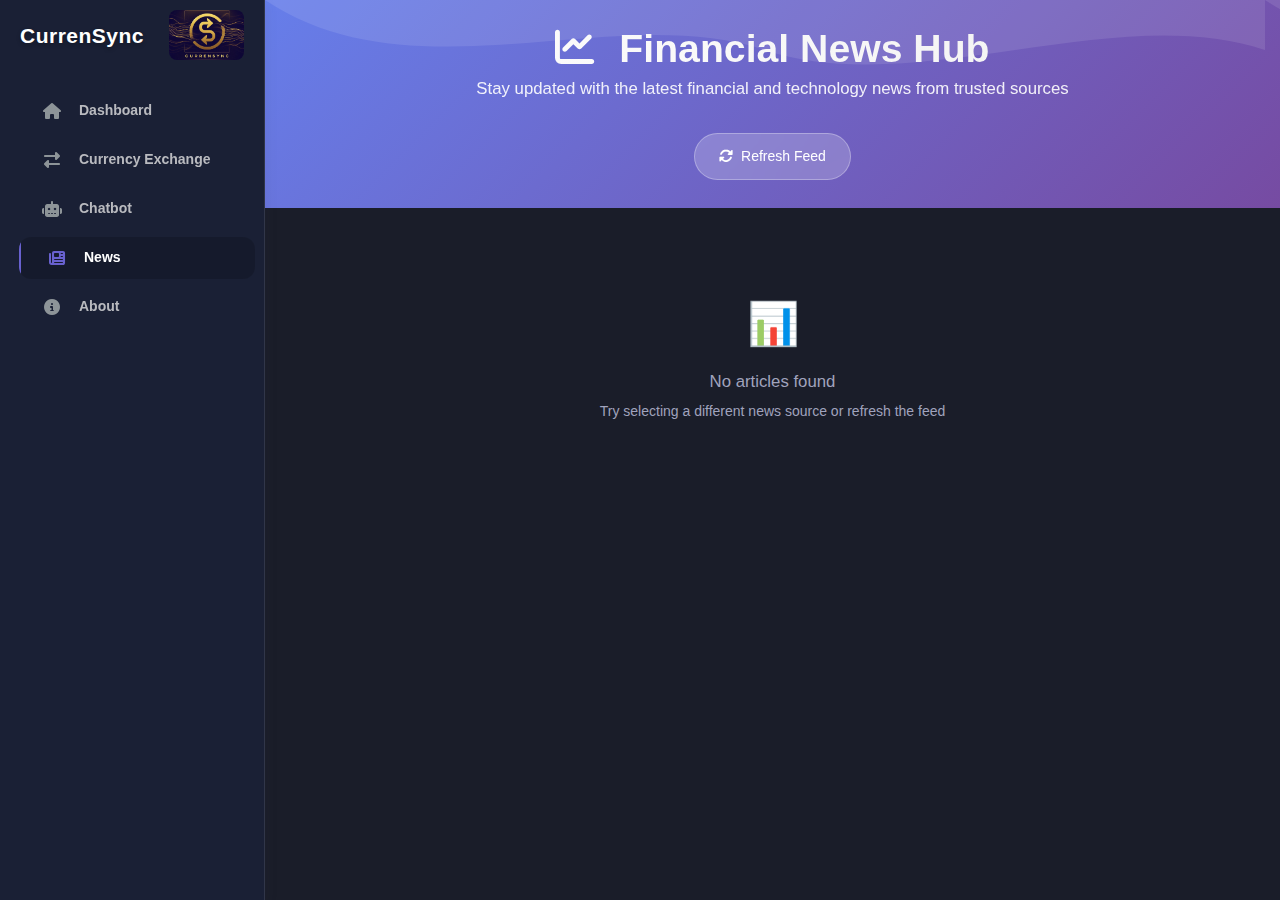
<file: news.html>
<!DOCTYPE html>
<html lang="en">
<head>
  <meta http-equiv="X-UA-Compatible" content="IE=edge" />
  <meta charset="UTF-8">
  <meta name="viewport" content="width=device-width, initial-scale=1.0">
  <title>CurrenSync - Financial News Hub</title>
  <link rel="icon" href="assets/img/kaiadmin/favicon.ico" type="image/x-icon" />
  <link rel="stylesheet" href="https://cdnjs.cloudflare.com/ajax/libs/font-awesome/6.4.0/css/all.min.css"/>

  <!-- CSS Files -->
  <link rel="stylesheet" href="assets/css/bootstrap.min.css" />
  <link rel="stylesheet" href="assets/css/plugins.min.css" />
  <link rel="stylesheet" href="assets/css/kaiadmin.min.css" />

  <style>
    :root {
      --primary-gradient: linear-gradient(135deg, #667eea 0%, #764ba2 100%);
      --secondary-gradient: linear-gradient(135deg, #f093fb 0%, #f5576c 100%);
      --success-gradient: linear-gradient(135deg, #4facfe 0%, #00f2fe 100%);
      --dark-bg: #1a1d29;
      --card-bg: #242940;
      --text-primary: #ffffff;
      --text-secondary: #a0a3bd;
      --accent-blue: #4facfe;
      --accent-purple: #667eea;
      --accent-pink: #f093fb;
    }

    body {
      background: var(--dark-bg);
      color: var(--text-primary);
      font-family: 'Segoe UI', Tahoma, Geneva, Verdana, sans-serif;
      margin: 0;
      padding: 0;
    }

    .sidebar {
      background: var(--dark-bg) !important;
      border-right: 1px solid rgba(255, 255, 255, 0.1);
    }

    .header-section {
      background: var(--primary-gradient);
      padding: 2rem 0;
      margin-bottom: 2rem;
      position: relative;
      overflow: hidden;
    }

    .header-section::before {
      content: '';
      position: absolute;
      top: 0;
      left: 0;
      right: 0;
      bottom: 0;
      background: url('data:image/svg+xml,<svg xmlns="http://www.w3.org/2000/svg" viewBox="0 0 1000 100" fill="white" opacity="0.1"><path d="M0,0 C150,100 350,0 500,50 C650,100 850,0 1000,50 L1000,0 Z"></path></svg>') repeat-x;
      background-size: 1000px 100px;
    }

    .header-content {
      position: relative;
      z-index: 2;
      text-align: center;
    }

    .page-title {
      font-size: 2.8rem;
      font-weight: 700;
      margin-bottom: 0.5rem;
      background: linear-gradient(45deg, #ffffff, #f0f0f0);
      -webkit-background-clip: text;
      -webkit-text-fill-color: transparent;
      background-clip: text;
    }

    .page-subtitle {
      font-size: 1.2rem;
      opacity: 0.9;
      margin-bottom: 2rem;
    }

    .control-panel {
      display: flex;
      justify-content: center;
      gap: 1rem;
      flex-wrap: wrap;
    }

    .refresh-btn {
      background: rgba(255, 255, 255, 0.2);
      border: 1px solid rgba(255, 255, 255, 0.3);
      color: white;
      padding: 12px 24px;
      border-radius: 25px;
      cursor: pointer;
      transition: all 0.3s ease;
      backdrop-filter: blur(10px);
      display: flex;
      align-items: center;
      gap: 8px;
      font-weight: 500;
    }

    .refresh-btn:hover {
      background: rgba(255, 255, 255, 0.3);
      transform: translateY(-2px);
      box-shadow: 0 10px 25px rgba(0, 0, 0, 0.2);
    }

    .refresh-btn:disabled {
      opacity: 0.6;
      cursor: not-allowed;
    }

    .main-content {
      max-width: 1200px;
      margin: 0 auto;
      padding: 0 2rem;
    }

    .stats-grid {
      display: grid;
      grid-template-columns: repeat(auto-fit, minmax(200px, 1fr));
      gap: 1.5rem;
      margin-bottom: 2rem;
    }

    .stat-card {
      background: var(--card-bg);
      padding: 1.5rem;
      border-radius: 16px;
      text-align: center;
      position: relative;
      overflow: hidden;
      border: 1px solid rgba(255, 255, 255, 0.1);
      transition: all 0.3s ease;
    }

    .stat-card::before {
      content: '';
      position: absolute;
      top: 0;
      left: 0;
      right: 0;
      height: 3px;
      background: var(--primary-gradient);
    }

    .stat-card:nth-child(2)::before {
      background: var(--secondary-gradient);
    }

    .stat-card:nth-child(3)::before {
      background: var(--success-gradient);
    }

    .stat-card:hover {
      transform: translateY(-5px);
      box-shadow: 0 15px 35px rgba(0, 0, 0, 0.3);
    }

    .stat-number {
      font-size: 2.5rem;
      font-weight: 700;
      margin-bottom: 0.5rem;
      background: var(--primary-gradient);
      -webkit-background-clip: text;
      -webkit-text-fill-color: transparent;
      background-clip: text;
    }

    .stat-label {
      color: var(--text-secondary);
      font-size: 0.9rem;
      text-transform: uppercase;
      letter-spacing: 1px;
    }

    .filter-section {
      margin-bottom: 2rem;
    }

    .filter-tabs {
      display: flex;
      flex-wrap: wrap;
      gap: 0.5rem;
      justify-content: center;
      margin-bottom: 1rem;
    }

    .filter-tab {
      background: var(--card-bg);
      color: var(--text-secondary);
      padding: 12px 20px;
      border-radius: 25px;
      cursor: pointer;
      transition: all 0.3s ease;
      border: 1px solid rgba(255, 255, 255, 0.1);
      font-weight: 500;
      position: relative;
      overflow: hidden;
    }

    .filter-tab::before {
      content: '';
      position: absolute;
      top: 0;
      left: -100%;
      width: 100%;
      height: 100%;
      background: var(--primary-gradient);
      transition: left 0.3s ease;
      z-index: -1;
    }

    .filter-tab:hover::before,
    .filter-tab.active::before {
      left: 0;
    }

    .filter-tab:hover,
    .filter-tab.active {
      color: white;
      transform: translateY(-2px);
      box-shadow: 0 8px 20px rgba(102, 126, 234, 0.3);
    }

    .news-grid {
      display: grid;
      grid-template-columns: repeat(auto-fill, minmax(350px, 1fr));
      gap: 1.5rem;
    }

    .news-item {
      background: var(--card-bg);
      border-radius: 16px;
      overflow: hidden;
      transition: all 0.3s ease;
      border: 1px solid rgba(255, 255, 255, 0.1);
      position: relative;
    }

    .news-item::before {
      content: '';
      position: absolute;
      top: 0;
      left: 0;
      right: 0;
      bottom: 0;
      background: var(--primary-gradient);
      opacity: 0;
      transition: opacity 0.3s ease;
      z-index: 1;
    }

    .news-item:hover {
      transform: translateY(-5px);
      box-shadow: 0 20px 40px rgba(0, 0, 0, 0.3);
    }

    .news-item:hover::before {
      opacity: 0.05;
    }

    .news-content {
      padding: 1.5rem;
      position: relative;
      z-index: 2;
    }

    .news-title {
      color: var(--text-primary);
      text-decoration: none;
      font-size: 1.1rem;
      font-weight: 600;
      line-height: 1.4;
      display: block;
      margin-bottom: 1rem;
      transition: color 0.3s ease;
    }

    .news-title:hover {
      color: var(--accent-blue);
      text-decoration: none;
    }

    .news-meta {
      display: flex;
      justify-content: space-between;
      align-items: center;
      margin-bottom: 1rem;
      gap: 1rem;
    }

    .source-tag {
      background: var(--primary-gradient);
      color: white;
      padding: 4px 12px;
      border-radius: 12px;
      font-size: 0.8rem;
      font-weight: 600;
      text-transform: uppercase;
      letter-spacing: 0.5px;
    }

    .source-tag.bbc { background: var(--secondary-gradient); }
    .source-tag.nyt { background: var(--success-gradient); }
    .source-tag.cna { background: linear-gradient(135deg, #ff7b7b 0%, #667eea 100%); }

    .news-time {
      color: var(--text-secondary);
      font-size: 0.85rem;
    }

    .news-description {
      color: var(--text-secondary);
      line-height: 1.6;
      font-size: 0.9rem;
    }

    .loading-state,
    .empty-state,
    .error-state {
      text-align: center;
      padding: 4rem 2rem;
      color: var(--text-secondary);
    }

    .loading-state .spinner,
    .error-state .spinner {
      width: 40px;
      height: 40px;
      border: 3px solid rgba(255, 255, 255, 0.1);
      border-top: 3px solid var(--accent-blue);
      border-radius: 50%;
      animation: spin 1s linear infinite;
      margin: 0 auto 1rem;
    }

    .scroll-to-top {
      position: fixed;
      bottom: 2rem;
      right: 2rem;
      background: var(--primary-gradient);
      color: white;
      border: none;
      width: 50px;
      height: 50px;
      border-radius: 50%;
      cursor: pointer;
      opacity: 0;
      visibility: hidden;
      transition: all 0.3s ease;
      z-index: 1000;
      box-shadow: 0 4px 20px rgba(102, 126, 234, 0.3);
    }

    .scroll-to-top.visible {
      opacity: 1;
      visibility: visible;
    }

    .scroll-to-top:hover {
      transform: translateY(-3px);
      box-shadow: 0 8px 30px rgba(102, 126, 234, 0.5);
    }

    .fade-in {
      animation: fadeInUp 0.6s ease forwards;
    }

    @keyframes fadeInUp {
      from {
        opacity: 0;
        transform: translateY(30px);
      }
      to {
        opacity: 1;
        transform: translateY(0);
      }
    }

    @keyframes spin {
      0% { transform: rotate(0deg); }
      100% { transform: rotate(360deg); }
    }

    @media (max-width: 768px) {
      .page-title {
        font-size: 2rem;
      }
      
      .stats-grid {
        grid-template-columns: 1fr;
      }
      
      .news-grid {
        grid-template-columns: 1fr;
      }
      
      .main-content {
        padding: 0 1rem;
      }
    }
  </style>
</head>
<body>

<div class="wrapper">
  <!-- Sidebar -->
  <div class="sidebar" data-background-color="dark">
    <div class="sidebar-logo">
      <!-- Logo Header -->
      <div class="logo-header" data-background-color="dark">
        <a href="index.html" class="logo">
          <span class="logo-text">CurrenSync</span>
          <img src="assets/image/logo.jpg" alt="navbar brand" class="navbar-brand"  /></a>
          </div>
      <!-- End Logo Header -->
    </div>
    <div class="sidebar-wrapper scrollbar scrollbar-inner">
      <div class="sidebar-content">
        <ul class="nav nav-secondary">
          <li class="nav-item">
            <a href="index.html">
              <i class="fas fa-home"></i>
              <p>Dashboard</p>
            </a>
          </li>
          <li class="nav-item">
            <a href="exchangerate.html">
              <i class="fas fa-exchange-alt"></i>
              <p>Currency Exchange</p>
            </a>
          </li>
          <li class="nav-item">
            <a href="chatbot.html">
              <i class="fas fa-robot"></i>
              <p>Chatbot</p>
            </a>
          </li>
          <li class="nav-item active">
            <a href="news.html">
              <i class="fas fa-newspaper"></i>
              <p>News</p>
            </a>
          </li>
          <li class="nav-item">
            <a href="about.html">
              <i class="fas fa-info-circle"></i>
              <p>About</p>
            </a>
          </li>
        </ul>
      </div>
    </div>
  </div>
  <!-- End Sidebar -->

  <div class="main-panel">
    <header class="header-section">
      <div class="container">
        <div class="header-content">
          <h1 class="page-title">
            <i class="fas fa-chart-line" style="margin-right: 1rem;"></i>
            Financial News Hub
          </h1>
          <p class="page-subtitle">Stay updated with the latest financial and technology news from trusted sources</p>
          <div class="control-panel">
            <button class="refresh-btn" id="refreshBtn">
              <i class="fas fa-sync-alt" id="refreshIcon"></i>
              Refresh Feed
            </button>
          </div>
        </div>
      </div>
    </header>

    <main class="main-content">
      <div class="stats-grid" id="stats" style="display: none;">
        <div class="stat-card">
          <div class="stat-number" id="totalArticles">0</div>
          <div class="stat-label">Total Articles</div>
        </div>
        <div class="stat-card">
          <div class="stat-number" id="activeSources">0</div>
          <div class="stat-label">Active Sources</div>
        </div>
        <div class="stat-card">
          <div class="stat-number" id="lastUpdate">--</div>
          <div class="stat-label">Last Updated</div>
        </div>
      </div>

      <div class="filter-section">
        <div class="filter-tabs" id="filterTabs" style="display: none;">
          <div class="filter-tab active" data-filter="all">
            <i class="fas fa-globe"></i> All News
          </div>
          <div class="filter-tab" data-filter="CNA Economy">
            <i class="fas fa-chart-pie"></i> CNA Economy
          </div>
          <div class="filter-tab" data-filter="CNA Tech">
            <i class="fas fa-microchip"></i> CNA Tech
          </div>
          <div class="filter-tab" data-filter="NYT Economy">
            <i class="fas fa-dollar-sign"></i> NYT Economy
          </div>
          <div class="filter-tab" data-filter="NYT Tech">
            <i class="fas fa-laptop-code"></i> NYT Tech
          </div>
          <div class="filter-tab" data-filter="BBC Business">
            <i class="fas fa-briefcase"></i> BBC Business
          </div>
          <div class="filter-tab" data-filter="BBC Tech">
            <i class="fas fa-cog"></i> BBC Tech
          </div>
        </div>
      </div>

      <div id="newsContainer">
        <div class="loading-state">
          <div class="spinner"></div>
          <div style="margin-top: 1rem; font-size: 1.1rem;">Loading latest financial news...</div>
          <div style="margin-top: 0.5rem; opacity: 0.7;">Fetching from multiple trusted sources</div>
        </div>
      </div>
    </main>
  </div>

  <button class="scroll-to-top" id="scrollToTop">
    <i class="fas fa-arrow-up"></i>
  </button>

  <script>
    const feeds = [
      { url: 'https://feeds.bbci.co.uk/news/business/rss.xml', name: 'BBC Business' },
      { url: 'https://rss.nytimes.com/services/xml/rss/nyt/Economy.xml', name: 'NYT Economy' },
      { url: 'https://feeds.bbci.co.uk/news/technology/rss.xml', name: 'BBC Tech' },
      { url: 'https://rss.nytimes.com/services/xml/rss/nyt/Technology.xml', name: 'NYT Tech' },
      { url: 'https://www.channelnewsasia.com/api/v1/rss-outbound-feed?_format=xml&category=6936', name: 'CNA Economy' },
      { url: 'https://www.channelnewsasia.com/api/v1/rss-outbound-feed?_format=xml&category=6936', name: 'CNA Tech' }
    ];

    let allArticles = [];
    let filteredArticles = [];
    let isLoading = false;
    let currentFilter = 'all';

    const elements = {
      container: document.getElementById('newsContainer'),
      refreshBtn: document.getElementById('refreshBtn'),
      refreshIcon: document.getElementById('refreshIcon'),
      stats: document.getElementById('stats'),
      filterTabs: document.getElementById('filterTabs'),
      totalArticles: document.getElementById('totalArticles'),
      activeSources: document.getElementById('activeSources'),
      lastUpdate: document.getElementById('lastUpdate'),
      scrollToTop: document.getElementById('scrollToTop')
    };

    function getSourceClass(sourceName) {
      if (sourceName.includes('BBC')) return 'bbc';
      if (sourceName.includes('NYT')) return 'nyt';
      if (sourceName.includes('CNA')) return 'cna';
      return '';
    }

    function formatTimeAgo(dateString) {
      if (!dateString) return 'Unknown time';
      
      // Handle different date formats and ensure proper timezone handling
      let date;
      try {
        // First try parsing as-is
        date = new Date(dateString);
        
        // If invalid, try cleaning up the date string
        if (isNaN(date.getTime())) {
          // Remove any extra timezone info and standardize
          const cleanDateString = dateString
            .replace(/\s+GMT.*$/, '') // Remove GMT info if present
            .replace(/\s+\+\d{4}$/, '') // Remove timezone offset
            .replace(/\s+[A-Z]{3,4}$/, ''); // Remove timezone abbreviations
          
          date = new Date(cleanDateString);
        }
        
        // If still invalid, return a fallback
        if (isNaN(date.getTime())) {
          console.warn('Could not parse date:', dateString);
          return 'Recently';
        }
      } catch (error) {
        console.warn('Date parsing error:', error, dateString);
        return 'Recently';
      }

      // Get current time and calculate difference
      const now = new Date();
      const diffInMilliseconds = now.getTime() - date.getTime();
      const diffInSeconds = Math.floor(diffInMilliseconds / 1000);
      
      // Handle future dates (which might indicate timezone issues)
      if (diffInSeconds < -300) { // More than 5 minutes in the future
        console.warn('Article appears to be from the future:', dateString, 'vs', now.toISOString());
        return 'Recently';
      }
      
      // Format the time difference
      const absSeconds = Math.abs(diffInSeconds);
      
      if (absSeconds < 60) return 'Just now';
      if (absSeconds < 3600) return `${Math.floor(absSeconds / 60)}m ago`;
      if (absSeconds < 86400) return `${Math.floor(absSeconds / 3600)}h ago`;
      if (absSeconds < 2592000) return `${Math.floor(absSeconds / 86400)}d ago`;
      
      // For very old articles, show the actual date
      return date.toLocaleDateString();
    }

    function cleanDescription(description) {
      if (!description) return '';
      return description
        .replace(/<[^>]*>/g, '')
        .replace(/&[^;]+;/g, '')
        .trim()
        .substring(0, 180) + '...';
    }

    async function fetchFeed(feed) {
      const jsonUrl = `https://api.rss2json.com/v1/api.json?rss_url=${encodeURIComponent(feed.url)}`;
      
      try {
        const resp = await fetch(jsonUrl);
        if (!resp.ok) throw new Error(`Failed to fetch ${feed.name}`);
        
        const data = await resp.json();
        if (data.status !== 'ok') throw new Error(`Error in feed ${feed.name}`);
        
        return data.items.map(item => {
          // Enhanced date processing
          let processedDate = item.pubDate;
          
          // Log original date for debugging
          if (Math.random() < 0.1) { // Log 10% of items for debugging
            console.log(`${feed.name} - Original date:`, item.pubDate, 'Processed:', new Date(item.pubDate));
          }
          
          return {
            ...item,
            source: feed.name,
            id: `${feed.name}-${item.link}`,
            cleanDescription: cleanDescription(item.description),
            pubDate: processedDate,
            // Store the original date for reference
            originalPubDate: item.pubDate
          };
        });
      } catch (error) {
        console.warn(`Failed to load ${feed.name}:`, error);
        return [];
      }
    }

    function renderArticles(articles) {
      if (articles.length === 0) {
        elements.container.innerHTML = `
          <div class="empty-state">
            <div style="font-size: 3rem; margin-bottom: 1rem;">📊</div>
            <div style="font-size: 1.2rem; margin-bottom: 0.5rem;">No articles found</div>
            <div>Try selecting a different news source or refresh the feed</div>
          </div>
        `;
        return;
      }

      elements.container.innerHTML = `
        <div class="news-grid">
          ${articles.map((item, index) => `
            <article class="news-item fade-in" style="animation-delay: ${index * 0.1}s">
              <div class="news-content">
                <a href="${item.link}" target="_blank" class="news-title">${item.title}</a>
                <div class="news-meta">
                  <span class="source-tag ${getSourceClass(item.source)}">${item.source}</span>
                  <time class="news-time" title="Published: ${new Date(item.pubDate).toLocaleString()}">${formatTimeAgo(item.pubDate)}</time>
                </div>
                <div class="news-description">${item.cleanDescription}</div>
              </div>
            </article>
          `).join('')}
        </div>
      `;
    }

    function updateStats() {
      const uniqueSources = new Set(allArticles.map(article => article.source)).size;
      
      elements.totalArticles.textContent = allArticles.length;
      elements.activeSources.textContent = uniqueSources;
      elements.lastUpdate.textContent = new Date().toLocaleTimeString();
      
      elements.stats.style.display = allArticles.length > 0 ? 'grid' : 'none';
      elements.filterTabs.style.display = allArticles.length > 0 ? 'flex' : 'none';
    }

    function filterArticles(filterValue) {
      currentFilter = filterValue;
      
      if (filterValue === 'all') {
        filteredArticles = [...allArticles];
      } else {
        filteredArticles = allArticles.filter(article => article.source === filterValue);
      }
      
      renderArticles(filteredArticles);
      
      // Update active filter tab
      document.querySelectorAll('.filter-tab').forEach(tab => {
        tab.classList.toggle('active', tab.dataset.filter === filterValue);
      });
    }

    async function loadFeeds() {
      if (isLoading) return;
      
      isLoading = true;
      elements.refreshBtn.disabled = true;
      elements.refreshIcon.className = 'fas fa-spinner fa-spin';

      try {
        const results = await Promise.allSettled(feeds.map(fetchFeed));
        const successfulResults = results
          .filter(result => result.status === 'fulfilled')
          .map(result => result.value);
        
        allArticles = successfulResults.flat();
        allArticles.sort((a, b) => new Date(b.pubDate) - new Date(a.pubDate));
        
        filterArticles(currentFilter);
        updateStats();
        
      } catch (error) {
        elements.container.innerHTML = `
          <div class="error-state">
            <div style="font-size: 3rem; margin-bottom: 1rem;">⚠️</div>
            <div style="font-size: 1.2rem; margin-bottom: 0.5rem;">Failed to load news feeds</div>
            <div style="margin-bottom: 1rem;">Please check your connection and try refreshing</div>
            <div style="font-size: 0.9rem; opacity: 0.7;">${error.message}</div>
          </div>
        `;
      } finally {
        isLoading = false;
        elements.refreshBtn.disabled = false;
        elements.refreshIcon.className = 'fas fa-sync-alt';
      }
    }

    // Event listeners
    elements.refreshBtn.addEventListener('click', loadFeeds);

    elements.filterTabs.addEventListener('click', (e) => {
      if (e.target.closest('.filter-tab')) {
        const tab = e.target.closest('.filter-tab');
        filterArticles(tab.dataset.filter);
      }
    });

    // Scroll to top functionality
    window.addEventListener('scroll', () => {
      const scrollTop = window.pageYOffset || document.documentElement.scrollTop;
      elements.scrollToTop.classList.toggle('visible', scrollTop > 500);
    });

    elements.scrollToTop.addEventListener('click', () => {
      window.scrollTo({ top: 0, behavior: 'smooth' });
    });

    // Auto-refresh every 15 minutes
    setInterval(() => {
      if (!isLoading) {
        loadFeeds();
      }
    }, 900000);

    // Initial load
    loadFeeds();
  </script>
</body>
</html>
</file>
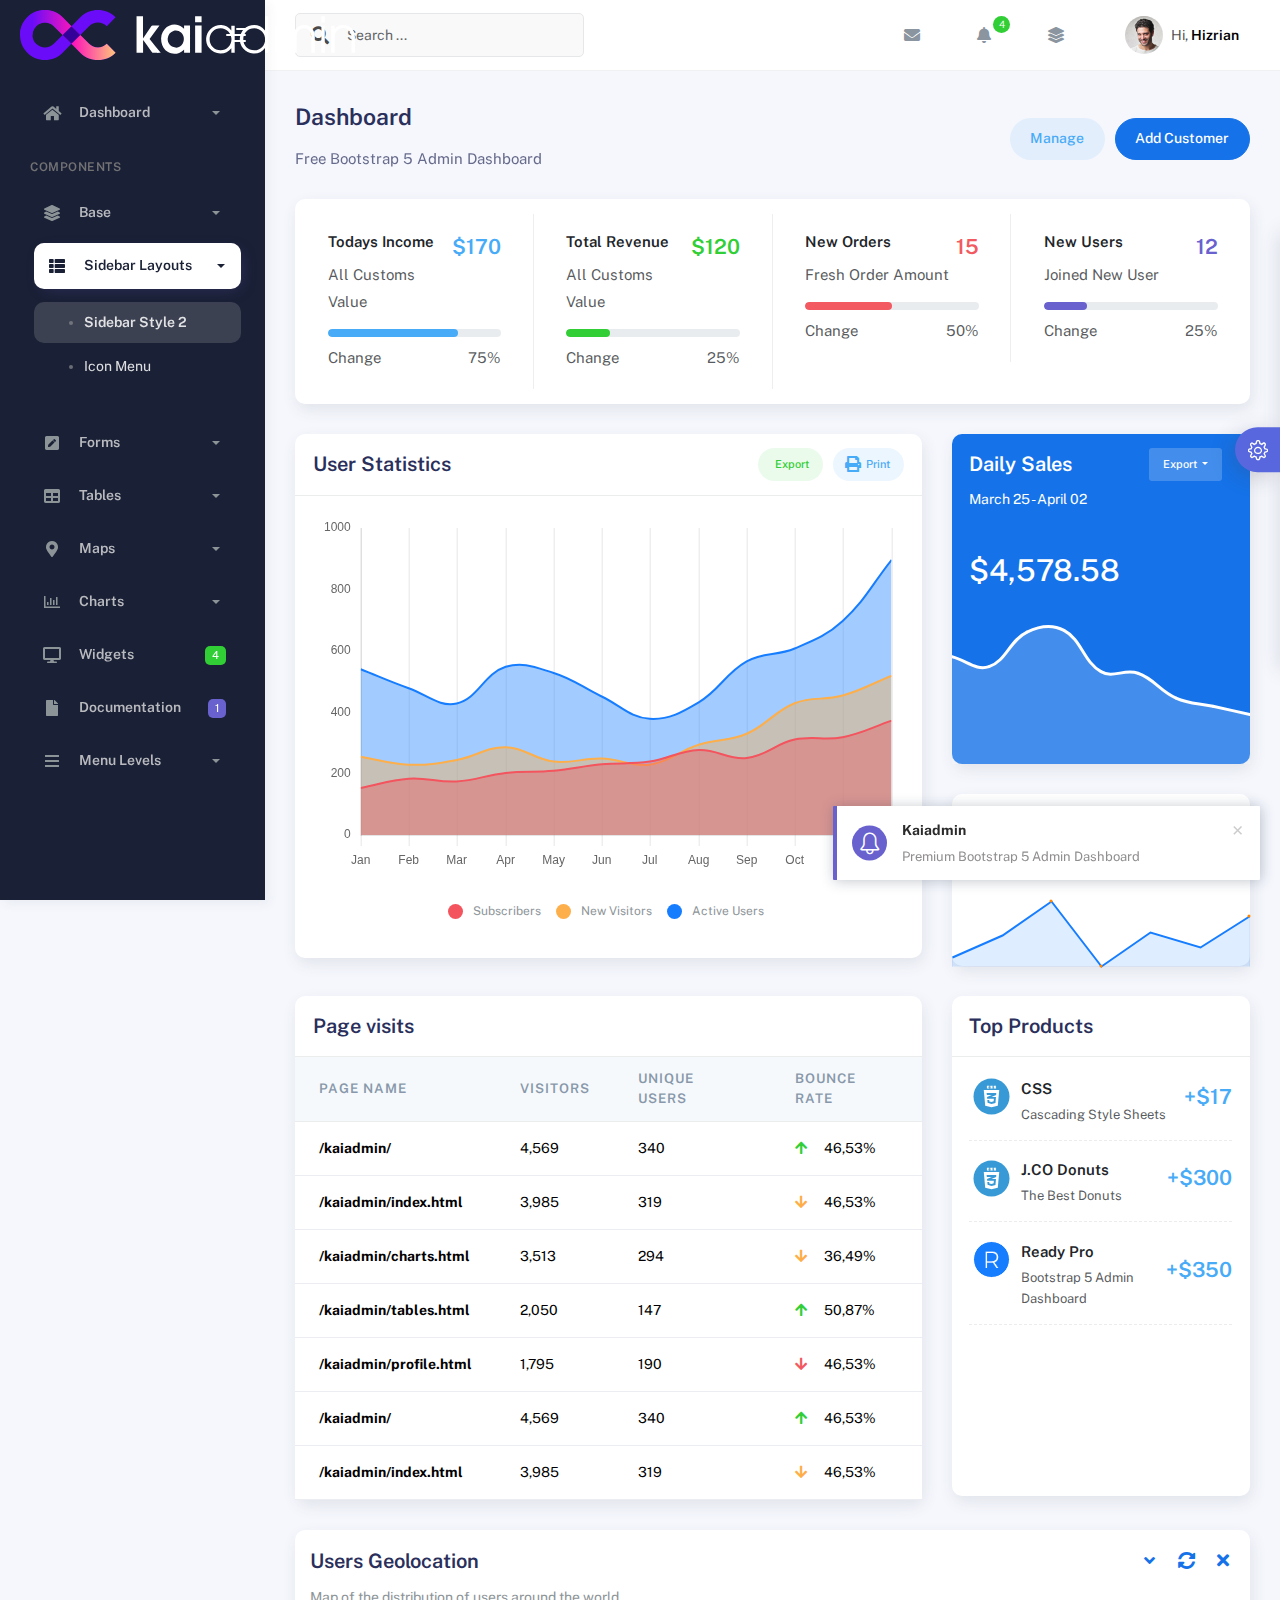
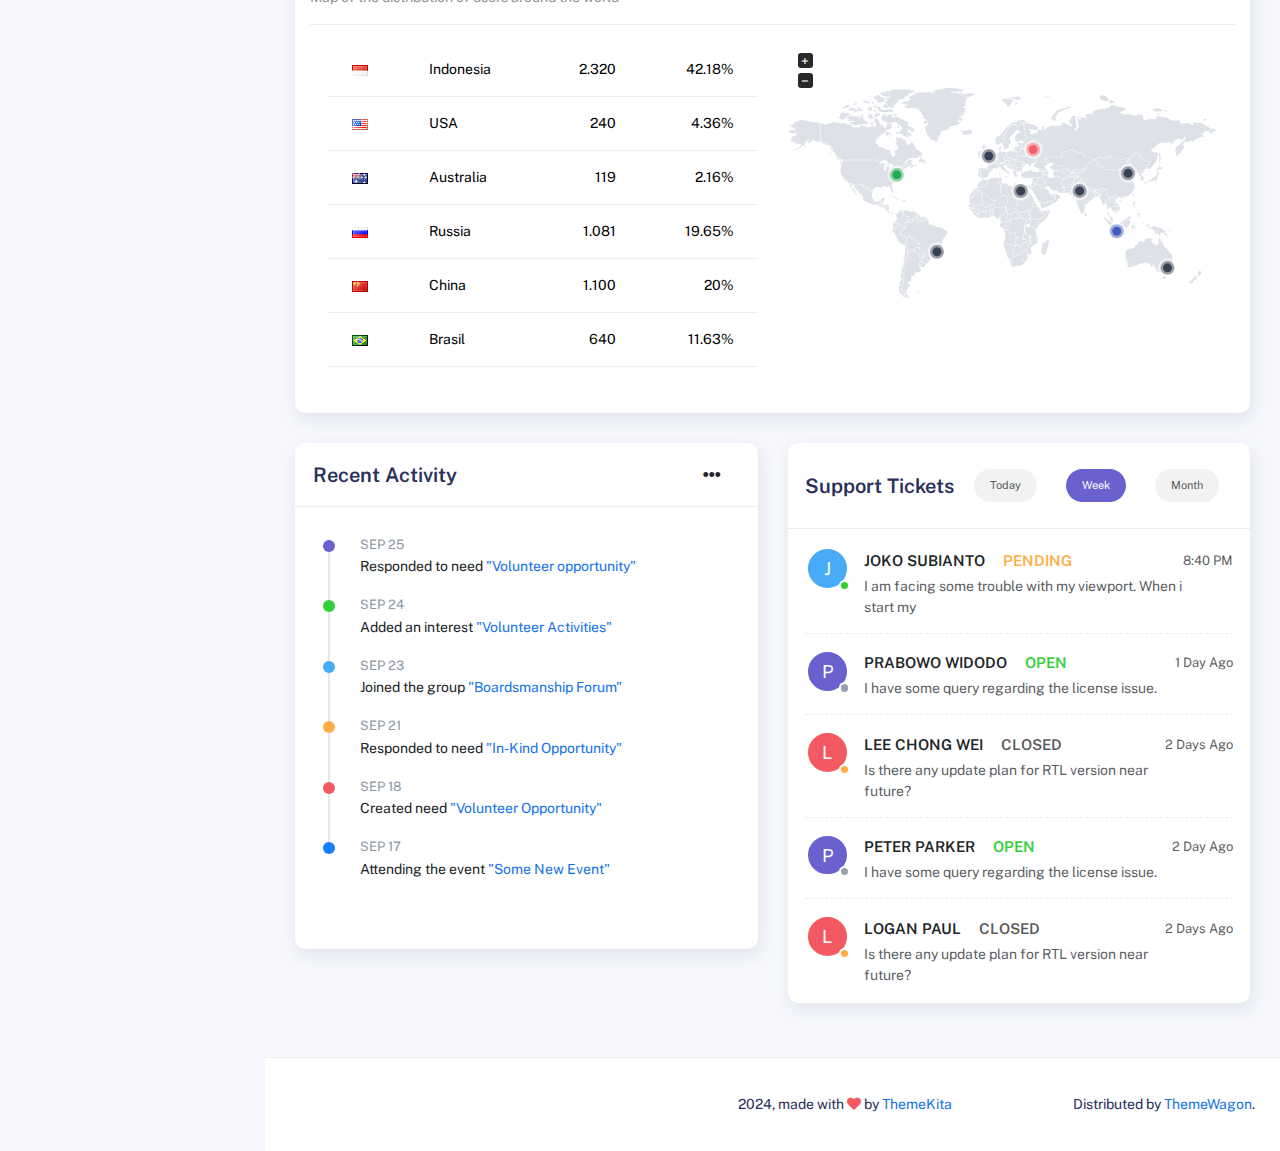
<file: sidebar-style-2.html>
<!DOCTYPE html>
<html lang="en">
  <head>
    <meta http-equiv="X-UA-Compatible" content="IE=edge" />
    <title>Kaiadmin - Bootstrap 5 Admin Dashboard</title>
    <meta
      content="width=device-width, initial-scale=1.0, shrink-to-fit=no"
      name="viewport"
    />
    <link
      rel="icon"
      href="assets/img/kaiadmin/favicon.ico"
      type="image/x-icon"
    />

    <!-- Fonts and icons -->
    <script src="assets/js/plugin/webfont/webfont.min.js"></script>
    <script>
      WebFont.load({
        google: { families: ["Public Sans:300,400,500,600,700"] },
        custom: {
          families: [
            "Font Awesome 5 Solid",
            "Font Awesome 5 Regular",
            "Font Awesome 5 Brands",
            "simple-line-icons",
          ],
          urls: ["assets/css/fonts.min.css"],
        },
        active: function () {
          sessionStorage.fonts = true;
        },
      });
    </script>

    <!-- CSS Files -->
    <link rel="stylesheet" href="assets/css/bootstrap.min.css" />
    <link rel="stylesheet" href="assets/css/plugins.min.css" />
    <link rel="stylesheet" href="assets/css/kaiadmin.min.css" />

    <!-- CSS Just for demo purpose, don't include it in your project -->
    <link rel="stylesheet" href="assets/css/demo.css" />
  </head>
  <body>
    <div class="wrapper">
      <!-- Sidebar -->
      <div class="sidebar sidebar-style-2" data-background-color="dark">
        <div class="sidebar-logo">
          <!-- Logo Header -->
          <div class="logo-header" data-background-color="dark">
            <a href="index.html" class="logo">
              <img
                src="assets/img/kaiadmin/logo_light.svg"
                alt="navbar brand"
                class="navbar-brand"
                height="20"
              />
            </a>
            <div class="nav-toggle">
              <button class="btn btn-toggle toggle-sidebar">
                <i class="gg-menu-right"></i>
              </button>
              <button class="btn btn-toggle sidenav-toggler">
                <i class="gg-menu-left"></i>
              </button>
            </div>
            <button class="topbar-toggler more">
              <i class="gg-more-vertical-alt"></i>
            </button>
          </div>
          <!-- End Logo Header -->
        </div>
        <div class="sidebar-wrapper scrollbar scrollbar-inner">
          <div class="sidebar-content">
            <ul class="nav nav-secondary">
              <li class="nav-item">
                <a
                  data-bs-toggle="collapse"
                  href="#dashboard"
                  class="collapsed"
                  aria-expanded="false"
                >
                  <i class="fas fa-home"></i>
                  <p>Dashboard</p>
                  <span class="caret"></span>
                </a>
                <div class="collapse" id="dashboard">
                  <ul class="nav nav-collapse">
                    <li>
                      <a href="../demo1/index.html">
                        <span class="sub-item">Dashboard 1</span>
                      </a>
                    </li>
                  </ul>
                </div>
              </li>
              <li class="nav-section">
                <span class="sidebar-mini-icon">
                  <i class="fa fa-ellipsis-h"></i>
                </span>
                <h4 class="text-section">Components</h4>
              </li>
              <li class="nav-item">
                <a data-bs-toggle="collapse" href="#base">
                  <i class="fas fa-layer-group"></i>
                  <p>Base</p>
                  <span class="caret"></span>
                </a>
                <div class="collapse" id="base">
                  <ul class="nav nav-collapse">
                    <li>
                      <a href="components/avatars.html">
                        <span class="sub-item">Avatars</span>
                      </a>
                    </li>
                    <li>
                      <a href="components/buttons.html">
                        <span class="sub-item">Buttons</span>
                      </a>
                    </li>
                    <li>
                      <a href="components/gridsystem.html">
                        <span class="sub-item">Grid System</span>
                      </a>
                    </li>
                    <li>
                      <a href="components/panels.html">
                        <span class="sub-item">Panels</span>
                      </a>
                    </li>
                    <li>
                      <a href="components/notifications.html">
                        <span class="sub-item">Notifications</span>
                      </a>
                    </li>
                    <li>
                      <a href="components/sweetalert.html">
                        <span class="sub-item">Sweet Alert</span>
                      </a>
                    </li>
                    <li>
                      <a href="components/font-awesome-icons.html">
                        <span class="sub-item">Font Awesome Icons</span>
                      </a>
                    </li>
                    <li>
                      <a href="components/simple-line-icons.html">
                        <span class="sub-item">Simple Line Icons</span>
                      </a>
                    </li>
                    <li>
                      <a href="components/typography.html">
                        <span class="sub-item">Typography</span>
                      </a>
                    </li>
                  </ul>
                </div>
              </li>
              <li class="nav-item active submenu">
                <a data-bs-toggle="collapse" href="#sidebarLayouts">
                  <i class="fas fa-th-list"></i>
                  <p>Sidebar Layouts</p>
                  <span class="caret"></span>
                </a>
                <div class="collapse show" id="sidebarLayouts">
                  <ul class="nav nav-collapse">
                    <li class="active">
                      <a href="sidebar-style-2.html">
                        <span class="sub-item">Sidebar Style 2</span>
                      </a>
                    </li>
                    <li>
                      <a href="icon-menu.html">
                        <span class="sub-item">Icon Menu</span>
                      </a>
                    </li>
                  </ul>
                </div>
              </li>
              <li class="nav-item">
                <a data-bs-toggle="collapse" href="#forms">
                  <i class="fas fa-pen-square"></i>
                  <p>Forms</p>
                  <span class="caret"></span>
                </a>
                <div class="collapse" id="forms">
                  <ul class="nav nav-collapse">
                    <li>
                      <a href="forms/forms.html">
                        <span class="sub-item">Basic Form</span>
                      </a>
                    </li>
                  </ul>
                </div>
              </li>
              <li class="nav-item">
                <a data-bs-toggle="collapse" href="#tables">
                  <i class="fas fa-table"></i>
                  <p>Tables</p>
                  <span class="caret"></span>
                </a>
                <div class="collapse" id="tables">
                  <ul class="nav nav-collapse">
                    <li>
                      <a href="tables/tables.html">
                        <span class="sub-item">Basic Table</span>
                      </a>
                    </li>
                    <li>
                      <a href="tables/datatables.html">
                        <span class="sub-item">Datatables</span>
                      </a>
                    </li>
                  </ul>
                </div>
              </li>
              <li class="nav-item">
                <a data-bs-toggle="collapse" href="#maps">
                  <i class="fas fa-map-marker-alt"></i>
                  <p>Maps</p>
                  <span class="caret"></span>
                </a>
                <div class="collapse" id="maps">
                  <ul class="nav nav-collapse">
                    <li>
                      <a href="maps/googlemaps.html">
                        <span class="sub-item">Google Maps</span>
                      </a>
                    </li>
                    <li>
                      <a href="maps/jsvectormap.html">
                        <span class="sub-item">Jsvectormap</span>
                      </a>
                    </li>
                  </ul>
                </div>
              </li>
              <li class="nav-item">
                <a data-bs-toggle="collapse" href="#charts">
                  <i class="far fa-chart-bar"></i>
                  <p>Charts</p>
                  <span class="caret"></span>
                </a>
                <div class="collapse" id="charts">
                  <ul class="nav nav-collapse">
                    <li>
                      <a href="charts/charts.html">
                        <span class="sub-item">Chart Js</span>
                      </a>
                    </li>
                    <li>
                      <a href="charts/sparkline.html">
                        <span class="sub-item">Sparkline</span>
                      </a>
                    </li>
                  </ul>
                </div>
              </li>
              <li class="nav-item">
                <a href="widgets.html">
                  <i class="fas fa-desktop"></i>
                  <p>Widgets</p>
                  <span class="badge badge-success">4</span>
                </a>
              </li>
              <li class="nav-item">
                <a href="../../documentation/index.html">
                  <i class="fas fa-file"></i>
                  <p>Documentation</p>
                  <span class="badge badge-secondary">1</span>
                </a>
              </li>
              <li class="nav-item">
                <a data-bs-toggle="collapse" href="#submenu">
                  <i class="fas fa-bars"></i>
                  <p>Menu Levels</p>
                  <span class="caret"></span>
                </a>
                <div class="collapse" id="submenu">
                  <ul class="nav nav-collapse">
                    <li>
                      <a data-bs-toggle="collapse" href="#subnav1">
                        <span class="sub-item">Level 1</span>
                        <span class="caret"></span>
                      </a>
                      <div class="collapse" id="subnav1">
                        <ul class="nav nav-collapse subnav">
                          <li>
                            <a href="#">
                              <span class="sub-item">Level 2</span>
                            </a>
                          </li>
                          <li>
                            <a href="#">
                              <span class="sub-item">Level 2</span>
                            </a>
                          </li>
                        </ul>
                      </div>
                    </li>
                    <li>
                      <a data-bs-toggle="collapse" href="#subnav2">
                        <span class="sub-item">Level 1</span>
                        <span class="caret"></span>
                      </a>
                      <div class="collapse" id="subnav2">
                        <ul class="nav nav-collapse subnav">
                          <li>
                            <a href="#">
                              <span class="sub-item">Level 2</span>
                            </a>
                          </li>
                        </ul>
                      </div>
                    </li>
                    <li>
                      <a href="#">
                        <span class="sub-item">Level 1</span>
                      </a>
                    </li>
                  </ul>
                </div>
              </li>
            </ul>
          </div>
        </div>
      </div>
      <!-- End Sidebar -->

      <div class="main-panel">
        <div class="main-header">
          <div class="main-header-logo">
            <!-- Logo Header -->
            <div class="logo-header" data-background-color="dark">
              <a href="index.html" class="logo">
                <img
                  src="assets/img/kaiadmin/logo_light.svg"
                  alt="navbar brand"
                  class="navbar-brand"
                  height="20"
                />
              </a>
              <div class="nav-toggle">
                <button class="btn btn-toggle toggle-sidebar">
                  <i class="gg-menu-right"></i>
                </button>
                <button class="btn btn-toggle sidenav-toggler">
                  <i class="gg-menu-left"></i>
                </button>
              </div>
              <button class="topbar-toggler more">
                <i class="gg-more-vertical-alt"></i>
              </button>
            </div>
            <!-- End Logo Header -->
          </div>
          <!-- Navbar Header -->
          <nav
            class="navbar navbar-header navbar-header-transparent navbar-expand-lg border-bottom"
          >
            <div class="container-fluid">
              <nav
                class="navbar navbar-header-left navbar-expand-lg navbar-form nav-search p-0 d-none d-lg-flex"
              >
                <div class="input-group">
                  <div class="input-group-prepend">
                    <button type="submit" class="btn btn-search pe-1">
                      <i class="fa fa-search search-icon"></i>
                    </button>
                  </div>
                  <input
                    type="text"
                    placeholder="Search ..."
                    class="form-control"
                  />
                </div>
              </nav>

              <ul class="navbar-nav topbar-nav ms-md-auto align-items-center">
                <li
                  class="nav-item topbar-icon dropdown hidden-caret d-flex d-lg-none"
                >
                  <a
                    class="nav-link dropdown-toggle"
                    data-bs-toggle="dropdown"
                    href="#"
                    role="button"
                    aria-expanded="false"
                    aria-haspopup="true"
                  >
                    <i class="fa fa-search"></i>
                  </a>
                  <ul class="dropdown-menu dropdown-search animated fadeIn">
                    <form class="navbar-left navbar-form nav-search">
                      <div class="input-group">
                        <input
                          type="text"
                          placeholder="Search ..."
                          class="form-control"
                        />
                      </div>
                    </form>
                  </ul>
                </li>
                <li class="nav-item topbar-icon dropdown hidden-caret">
                  <a
                    class="nav-link dropdown-toggle"
                    href="#"
                    id="messageDropdown"
                    role="button"
                    data-bs-toggle="dropdown"
                    aria-haspopup="true"
                    aria-expanded="false"
                  >
                    <i class="fa fa-envelope"></i>
                  </a>
                  <ul
                    class="dropdown-menu messages-notif-box animated fadeIn"
                    aria-labelledby="messageDropdown"
                  >
                    <li>
                      <div
                        class="dropdown-title d-flex justify-content-between align-items-center"
                      >
                        Messages
                        <a href="#" class="small">Mark all as read</a>
                      </div>
                    </li>
                    <li>
                      <div class="message-notif-scroll scrollbar-outer">
                        <div class="notif-center">
                          <a href="#">
                            <div class="notif-img">
                              <img
                                src="assets/img/jm_denis.jpg"
                                alt="Img Profile"
                              />
                            </div>
                            <div class="notif-content">
                              <span class="subject">Jimmy Denis</span>
                              <span class="block"> How are you ? </span>
                              <span class="time">5 minutes ago</span>
                            </div>
                          </a>
                          <a href="#">
                            <div class="notif-img">
                              <img
                                src="assets/img/chadengle.jpg"
                                alt="Img Profile"
                              />
                            </div>
                            <div class="notif-content">
                              <span class="subject">Chad</span>
                              <span class="block"> Ok, Thanks ! </span>
                              <span class="time">12 minutes ago</span>
                            </div>
                          </a>
                          <a href="#">
                            <div class="notif-img">
                              <img
                                src="assets/img/mlane.jpg"
                                alt="Img Profile"
                              />
                            </div>
                            <div class="notif-content">
                              <span class="subject">Jhon Doe</span>
                              <span class="block">
                                Ready for the meeting today...
                              </span>
                              <span class="time">12 minutes ago</span>
                            </div>
                          </a>
                          <a href="#">
                            <div class="notif-img">
                              <img
                                src="assets/img/talha.jpg"
                                alt="Img Profile"
                              />
                            </div>
                            <div class="notif-content">
                              <span class="subject">Talha</span>
                              <span class="block"> Hi, Apa Kabar ? </span>
                              <span class="time">17 minutes ago</span>
                            </div>
                          </a>
                        </div>
                      </div>
                    </li>
                    <li>
                      <a class="see-all" href="javascript:void(0);"
                        >See all messages<i class="fa fa-angle-right"></i>
                      </a>
                    </li>
                  </ul>
                </li>
                <li class="nav-item topbar-icon dropdown hidden-caret">
                  <a
                    class="nav-link dropdown-toggle"
                    href="#"
                    id="notifDropdown"
                    role="button"
                    data-bs-toggle="dropdown"
                    aria-haspopup="true"
                    aria-expanded="false"
                  >
                    <i class="fa fa-bell"></i>
                    <span class="notification">4</span>
                  </a>
                  <ul
                    class="dropdown-menu notif-box animated fadeIn"
                    aria-labelledby="notifDropdown"
                  >
                    <li>
                      <div class="dropdown-title">
                        You have 4 new notification
                      </div>
                    </li>
                    <li>
                      <div class="notif-scroll scrollbar-outer">
                        <div class="notif-center">
                          <a href="#">
                            <div class="notif-icon notif-primary">
                              <i class="fa fa-user-plus"></i>
                            </div>
                            <div class="notif-content">
                              <span class="block"> New user registered </span>
                              <span class="time">5 minutes ago</span>
                            </div>
                          </a>
                          <a href="#">
                            <div class="notif-icon notif-success">
                              <i class="fa fa-comment"></i>
                            </div>
                            <div class="notif-content">
                              <span class="block">
                                Rahmad commented on Admin
                              </span>
                              <span class="time">12 minutes ago</span>
                            </div>
                          </a>
                          <a href="#">
                            <div class="notif-img">
                              <img
                                src="assets/img/profile2.jpg"
                                alt="Img Profile"
                              />
                            </div>
                            <div class="notif-content">
                              <span class="block">
                                Reza send messages to you
                              </span>
                              <span class="time">12 minutes ago</span>
                            </div>
                          </a>
                          <a href="#">
                            <div class="notif-icon notif-danger">
                              <i class="fa fa-heart"></i>
                            </div>
                            <div class="notif-content">
                              <span class="block"> Farrah liked Admin </span>
                              <span class="time">17 minutes ago</span>
                            </div>
                          </a>
                        </div>
                      </div>
                    </li>
                    <li>
                      <a class="see-all" href="javascript:void(0);"
                        >See all notifications<i class="fa fa-angle-right"></i>
                      </a>
                    </li>
                  </ul>
                </li>
                <li class="nav-item topbar-icon dropdown hidden-caret">
                  <a
                    class="nav-link"
                    data-bs-toggle="dropdown"
                    href="#"
                    aria-expanded="false"
                  >
                    <i class="fas fa-layer-group"></i>
                  </a>
                  <div class="dropdown-menu quick-actions animated fadeIn">
                    <div class="quick-actions-header">
                      <span class="title mb-1">Quick Actions</span>
                      <span class="subtitle op-7">Shortcuts</span>
                    </div>
                    <div class="quick-actions-scroll scrollbar-outer">
                      <div class="quick-actions-items">
                        <div class="row m-0">
                          <a class="col-6 col-md-4 p-0" href="#">
                            <div class="quick-actions-item">
                              <div class="avatar-item bg-danger rounded-circle">
                                <i class="far fa-calendar-alt"></i>
                              </div>
                              <span class="text">Calendar</span>
                            </div>
                          </a>
                          <a class="col-6 col-md-4 p-0" href="#">
                            <div class="quick-actions-item">
                              <div
                                class="avatar-item bg-warning rounded-circle"
                              >
                                <i class="fas fa-map"></i>
                              </div>
                              <span class="text">Maps</span>
                            </div>
                          </a>
                          <a class="col-6 col-md-4 p-0" href="#">
                            <div class="quick-actions-item">
                              <div class="avatar-item bg-info rounded-circle">
                                <i class="fas fa-file-excel"></i>
                              </div>
                              <span class="text">Reports</span>
                            </div>
                          </a>
                          <a class="col-6 col-md-4 p-0" href="#">
                            <div class="quick-actions-item">
                              <div
                                class="avatar-item bg-success rounded-circle"
                              >
                                <i class="fas fa-envelope"></i>
                              </div>
                              <span class="text">Emails</span>
                            </div>
                          </a>
                          <a class="col-6 col-md-4 p-0" href="#">
                            <div class="quick-actions-item">
                              <div
                                class="avatar-item bg-primary rounded-circle"
                              >
                                <i class="fas fa-file-invoice-dollar"></i>
                              </div>
                              <span class="text">Invoice</span>
                            </div>
                          </a>
                          <a class="col-6 col-md-4 p-0" href="#">
                            <div class="quick-actions-item">
                              <div
                                class="avatar-item bg-secondary rounded-circle"
                              >
                                <i class="fas fa-credit-card"></i>
                              </div>
                              <span class="text">Payments</span>
                            </div>
                          </a>
                        </div>
                      </div>
                    </div>
                  </div>
                </li>

                <li class="nav-item topbar-user dropdown hidden-caret">
                  <a
                    class="dropdown-toggle profile-pic"
                    data-bs-toggle="dropdown"
                    href="#"
                    aria-expanded="false"
                  >
                    <div class="avatar-sm">
                      <img
                        src="assets/img/profile.jpg"
                        alt="..."
                        class="avatar-img rounded-circle"
                      />
                    </div>
                    <span class="profile-username">
                      <span class="op-7">Hi,</span>
                      <span class="fw-bold">Hizrian</span>
                    </span>
                  </a>
                  <ul class="dropdown-menu dropdown-user animated fadeIn">
                    <div class="dropdown-user-scroll scrollbar-outer">
                      <li>
                        <div class="user-box">
                          <div class="avatar-lg">
                            <img
                              src="assets/img/profile.jpg"
                              alt="image profile"
                              class="avatar-img rounded"
                            />
                          </div>
                          <div class="u-text">
                            <h4>Hizrian</h4>
                            <p class="text-muted">hello@example.com</p>
                            <a
                              href="profile.html"
                              class="btn btn-xs btn-secondary btn-sm"
                              >View Profile</a
                            >
                          </div>
                        </div>
                      </li>
                      <li>
                        <div class="dropdown-divider"></div>
                        <a class="dropdown-item" href="#">My Profile</a>
                        <a class="dropdown-item" href="#">My Balance</a>
                        <a class="dropdown-item" href="#">Inbox</a>
                        <div class="dropdown-divider"></div>
                        <a class="dropdown-item" href="#">Account Setting</a>
                        <div class="dropdown-divider"></div>
                        <a class="dropdown-item" href="#">Logout</a>
                      </li>
                    </div>
                  </ul>
                </li>
              </ul>
            </div>
          </nav>
          <!-- End Navbar -->
        </div>

        <div class="container">
          <div class="page-inner">
            <div
              class="d-flex align-items-left align-items-md-center flex-column flex-md-row pt-2 pb-4"
            >
              <div>
                <h3 class="fw-bold mb-3">Dashboard</h3>
                <h6 class="op-7 mb-2">Free Bootstrap 5 Admin Dashboard</h6>
              </div>
              <div class="ms-md-auto py-2 py-md-0">
                <a href="#" class="btn btn-label-info btn-round me-2">Manage</a>
                <a href="#" class="btn btn-primary btn-round">Add Customer</a>
              </div>
            </div>
            <div class="row row-card-no-pd">
              <div class="col-12 col-sm-6 col-md-6 col-xl-3">
                <div class="card">
                  <div class="card-body">
                    <div class="d-flex justify-content-between">
                      <div>
                        <h6><b>Todays Income</b></h6>
                        <p class="text-muted">All Customs Value</p>
                      </div>
                      <h4 class="text-info fw-bold">$170</h4>
                    </div>
                    <div class="progress progress-sm">
                      <div
                        class="progress-bar bg-info w-75"
                        role="progressbar"
                        aria-valuenow="75"
                        aria-valuemin="0"
                        aria-valuemax="100"
                      ></div>
                    </div>
                    <div class="d-flex justify-content-between mt-2">
                      <p class="text-muted mb-0">Change</p>
                      <p class="text-muted mb-0">75%</p>
                    </div>
                  </div>
                </div>
              </div>
              <div class="col-12 col-sm-6 col-md-6 col-xl-3">
                <div class="card">
                  <div class="card-body">
                    <div class="d-flex justify-content-between">
                      <div>
                        <h6><b>Total Revenue</b></h6>
                        <p class="text-muted">All Customs Value</p>
                      </div>
                      <h4 class="text-success fw-bold">$120</h4>
                    </div>
                    <div class="progress progress-sm">
                      <div
                        class="progress-bar bg-success w-25"
                        role="progressbar"
                        aria-valuenow="25"
                        aria-valuemin="0"
                        aria-valuemax="100"
                      ></div>
                    </div>
                    <div class="d-flex justify-content-between mt-2">
                      <p class="text-muted mb-0">Change</p>
                      <p class="text-muted mb-0">25%</p>
                    </div>
                  </div>
                </div>
              </div>
              <div class="col-12 col-sm-6 col-md-6 col-xl-3">
                <div class="card">
                  <div class="card-body">
                    <div class="d-flex justify-content-between">
                      <div>
                        <h6><b>New Orders</b></h6>
                        <p class="text-muted">Fresh Order Amount</p>
                      </div>
                      <h4 class="text-danger fw-bold">15</h4>
                    </div>
                    <div class="progress progress-sm">
                      <div
                        class="progress-bar bg-danger w-50"
                        role="progressbar"
                        aria-valuenow="50"
                        aria-valuemin="0"
                        aria-valuemax="100"
                      ></div>
                    </div>
                    <div class="d-flex justify-content-between mt-2">
                      <p class="text-muted mb-0">Change</p>
                      <p class="text-muted mb-0">50%</p>
                    </div>
                  </div>
                </div>
              </div>
              <div class="col-12 col-sm-6 col-md-6 col-xl-3">
                <div class="card">
                  <div class="card-body">
                    <div class="d-flex justify-content-between">
                      <div>
                        <h6><b>New Users</b></h6>
                        <p class="text-muted">Joined New User</p>
                      </div>
                      <h4 class="text-secondary fw-bold">12</h4>
                    </div>
                    <div class="progress progress-sm">
                      <div
                        class="progress-bar bg-secondary w-25"
                        role="progressbar"
                        aria-valuenow="25"
                        aria-valuemin="0"
                        aria-valuemax="100"
                      ></div>
                    </div>
                    <div class="d-flex justify-content-between mt-2">
                      <p class="text-muted mb-0">Change</p>
                      <p class="text-muted mb-0">25%</p>
                    </div>
                  </div>
                </div>
              </div>
            </div>
            <div class="row">
              <div class="col-md-8">
                <div class="card">
                  <div class="card-header">
                    <div class="card-head-row">
                      <div class="card-title">User Statistics</div>
                      <div class="card-tools">
                        <a
                          href="#"
                          class="btn btn-label-success btn-round btn-sm me-2"
                        >
                          <span class="btn-label">
                            <i class="fa fa-pencil"></i>
                          </span>
                          Export
                        </a>
                        <a href="#" class="btn btn-label-info btn-round btn-sm">
                          <span class="btn-label">
                            <i class="fa fa-print"></i>
                          </span>
                          Print
                        </a>
                      </div>
                    </div>
                  </div>
                  <div class="card-body">
                    <div class="chart-container" style="min-height: 375px">
                      <canvas id="statisticsChart"></canvas>
                    </div>
                    <div id="myChartLegend"></div>
                  </div>
                </div>
              </div>
              <div class="col-md-4">
                <div class="card card-primary">
                  <div class="card-header">
                    <div class="card-head-row">
                      <div class="card-title">Daily Sales</div>
                      <div class="card-tools">
                        <div class="dropdown">
                          <button
                            class="btn btn-sm btn-label-light dropdown-toggle"
                            type="button"
                            id="dropdownMenuButton"
                            data-bs-toggle="dropdown"
                            aria-haspopup="true"
                            aria-expanded="false"
                          >
                            Export
                          </button>
                          <div
                            class="dropdown-menu"
                            aria-labelledby="dropdownMenuButton"
                          >
                            <a class="dropdown-item" href="#">Action</a>
                            <a class="dropdown-item" href="#">Another action</a>
                            <a class="dropdown-item" href="#"
                              >Something else here</a
                            >
                          </div>
                        </div>
                      </div>
                    </div>
                    <div class="card-category">March 25 - April 02</div>
                  </div>
                  <div class="card-body pb-0">
                    <div class="mb-4 mt-2">
                      <h1>$4,578.58</h1>
                    </div>
                    <div class="pull-in">
                      <canvas id="dailySalesChart"></canvas>
                    </div>
                  </div>
                </div>
                <div class="card">
                  <div class="card-body pb-0">
                    <div class="h1 fw-bold float-end text-primary">+5%</div>
                    <h2 class="mb-2">17</h2>
                    <p class="text-muted">Users online</p>
                    <div class="pull-in sparkline-fix">
                      <div id="lineChart"></div>
                    </div>
                  </div>
                </div>
              </div>
            </div>
            <!-- <div class="row">
						<div class="col-md-4">
							<div class="card">
								<div class="card-body pb-0">
									<div class="h1 fw-bold float-end text-primary">+5%</div>
									<h2 class="mb-2">17</h2>
									<p class="text-muted">Users online</p>
									<div class="pull-in sparkline-fix">
										<div id="lineChart"></div>
									</div>
								</div>
							</div>
						</div>
						<div class="col-md-4">
							<div class="card">
								<div class="card-body pb-0">
									<div class="h1 fw-bold float-end text-danger">-3%</div>
									<h2 class="mb-2">27</h2>
									<p class="text-muted">New Users</p>
									<div class="pull-in sparkline-fix">
										<div id="lineChart2"></div>
									</div>
								</div>
							</div>
						</div>
						<div class="col-md-4">
							<div class="card">
								<div class="card-body pb-0">
									<div class="h1 fw-bold float-end text-warning">+7%</div>
									<h2 class="mb-2">213</h2>
									<p class="text-muted">Transactions</p>
									<div class="pull-in sparkline-fix">
										<div id="lineChart3"></div>
									</div>
								</div>
							</div>
						</div>
					</div> -->
            <!-- <div class="row">
						<div class="col-md-4">
							<div class="card">
								<div class="card-header">
									<div class="card-title">Top Products</div>
								</div>
								<div class="card-body pb-0">
									<div class="d-flex">
										<div class="avatar">
											<img src="assets/img/logoproduct.svg" alt="..." class="avatar-img rounded-circle">
										</div>
										<div class="flex-1 pt-1 ms-2">
											<h6 class="fw-bold mb-1">CSS</h6>
											<small class="text-muted">Cascading Style Sheets</small>
										</div>
										<div class="d-flex ms-auto align-items-center">
											<h4 class="text-info fw-bold">+$17</h4>
										</div>
									</div>
									<div class="separator-dashed"></div>
									<div class="d-flex">
										<div class="avatar">
											<img src="assets/img/logoproduct.svg" alt="..." class="avatar-img rounded-circle">
										</div>
										<div class="flex-1 pt-1 ms-2">
											<h6 class="fw-bold mb-1">J.CO Donuts</h6>
											<small class="text-muted">The Best Donuts</small>
										</div>
										<div class="d-flex ms-auto align-items-center">
											<h4 class="text-info fw-bold">+$300</h4>
										</div>
									</div>
									<div class="separator-dashed"></div>
									<div class="d-flex">
										<div class="avatar">
											<img src="assets/img/logoproduct3.svg" alt="..." class="avatar-img rounded-circle">
										</div>
										<div class="flex-1 pt-1 ms-2">
											<h6 class="fw-bold mb-1">Ready Pro</h6>
											<small class="text-muted">Bootstrap 5 Admin Dashboard</small>
										</div>
										<div class="d-flex ms-auto align-items-center">
											<h4 class="text-info fw-bold">+$350</h4>
										</div>
									</div>
									<div class="separator-dashed"></div>
									<div class="pull-in">
										<canvas id="topProductsChart"></canvas>
									</div>
								</div>
							</div>
						</div>
						<div class="col-md-4">
							<div class="card">
								<div class="card-body">
									<div class="card-title fw-mediumbold">Suggested People</div>
									<div class="card-list">
										<div class="item-list">
											<div class="avatar">
												<img src="assets/img/jm_denis.jpg" alt="..." class="avatar-img rounded-circle">
											</div>
											<div class="info-user ms-3">
												<div class="username">Jimmy Denis</div>
												<div class="status">Graphic Designer</div>
											</div>
											<button class="btn btn-icon btn-primary btn-round btn-xs">
												<i class="fa fa-plus"></i>
											</button>
										</div>
										<div class="item-list">
											<div class="avatar">
												<img src="assets/img/chadengle.jpg" alt="..." class="avatar-img rounded-circle">
											</div>
											<div class="info-user ms-3">
												<div class="username">Chad</div>
												<div class="status">CEO Zeleaf</div>
											</div>
											<button class="btn btn-icon btn-primary btn-round btn-xs">
												<i class="fa fa-plus"></i>
											</button>
										</div>
										<div class="item-list">
											<div class="avatar">
												<img src="assets/img/talha.jpg" alt="..." class="avatar-img rounded-circle">
											</div>
											<div class="info-user ms-3">
												<div class="username">Talha</div>
												<div class="status">Front End Designer</div>
											</div>
											<button class="btn btn-icon btn-primary btn-round btn-xs">
												<i class="fa fa-plus"></i>
											</button>
										</div>
										<div class="item-list">
											<div class="avatar">
												<img src="assets/img/mlane.jpg" alt="..." class="avatar-img rounded-circle">
											</div>
											<div class="info-user ms-3">
												<div class="username">John Doe</div>
												<div class="status">Back End Developer</div>
											</div>
											<button class="btn btn-icon btn-primary btn-round btn-xs">
												<i class="fa fa-plus"></i>
											</button>
										</div>
										<div class="item-list">
											<div class="avatar">
												<img src="assets/img/talha.jpg" alt="..." class="avatar-img rounded-circle">
											</div>
											<div class="info-user ms-3">
												<div class="username">Talha</div>
												<div class="status">Front End Designer</div>
											</div>
											<button class="btn btn-icon btn-primary btn-round btn-xs">
												<i class="fa fa-plus"></i>
											</button>
										</div>
										<div class="item-list">
											<div class="avatar">
												<img src="assets/img/jm_denis.jpg" alt="..." class="avatar-img rounded-circle">
											</div>
											<div class="info-user ms-3">
												<div class="username">Jimmy Denis</div>
												<div class="status">Graphic Designer</div>
											</div>
											<button class="btn btn-icon btn-primary btn-round btn-xs">
												<i class="fa fa-plus"></i>
											</button>
										</div>
									</div>
								</div>
							</div>
						</div>
						<div class="col-md-4">
							<div class="card card-primary bg-primary-gradient">
								<div class="card-body">
									<h5 class="mt-3 b-b1 pb-2 mb-4 fw-bold">Active user right now</h5>
									<h1 class="mb-4 fw-bold">17</h1>
									<h5 class="mt-3 b-b1 pb-2 mb-5 fw-bold">Page view per minutes</h5>
									<div id="activeUsersChart"></div>
									<h5 class="mt-5 pb-3 mb-0 fw-bold">Top active pages</h5>
									<ul class="list-unstyled">
										<li class="d-flex justify-content-between pb-1 pt-1"><small>/product/readypro/index.html</small> <span>7</span></li>
										<li class="d-flex justify-content-between pb-1 pt-1"><small>/product/kaiadmin/demo.html</small> <span>10</span></li>
									</ul>
								</div>
							</div>
						</div>
					</div> -->
            <div class="row">
              <div class="col-md-8">
                <div class="card">
                  <div class="card-header">
                    <div class="card-title">Page visits</div>
                  </div>
                  <div class="card-body p-0">
                    <div class="table-responsive">
                      <!-- Projects table -->
                      <table class="table align-items-center mb-0">
                        <thead class="thead-light">
                          <tr>
                            <th scope="col">Page name</th>
                            <th scope="col">Visitors</th>
                            <th scope="col">Unique users</th>
                            <th scope="col">Bounce rate</th>
                          </tr>
                        </thead>
                        <tbody>
                          <tr>
                            <th scope="row">/kaiadmin/</th>
                            <td>4,569</td>
                            <td>340</td>
                            <td>
                              <i class="fas fa-arrow-up text-success me-3"></i>
                              46,53%
                            </td>
                          </tr>
                          <tr>
                            <th scope="row">/kaiadmin/index.html</th>
                            <td>3,985</td>
                            <td>319</td>
                            <td>
                              <i
                                class="fas fa-arrow-down text-warning me-3"
                              ></i>
                              46,53%
                            </td>
                          </tr>
                          <tr>
                            <th scope="row">/kaiadmin/charts.html</th>
                            <td>3,513</td>
                            <td>294</td>
                            <td>
                              <i
                                class="fas fa-arrow-down text-warning me-3"
                              ></i>
                              36,49%
                            </td>
                          </tr>
                          <tr>
                            <th scope="row">/kaiadmin/tables.html</th>
                            <td>2,050</td>
                            <td>147</td>
                            <td>
                              <i class="fas fa-arrow-up text-success me-3"></i>
                              50,87%
                            </td>
                          </tr>
                          <tr>
                            <th scope="row">/kaiadmin/profile.html</th>
                            <td>1,795</td>
                            <td>190</td>
                            <td>
                              <i class="fas fa-arrow-down text-danger me-3"></i>
                              46,53%
                            </td>
                          </tr>
                          <tr>
                            <th scope="row">/kaiadmin/</th>
                            <td>4,569</td>
                            <td>340</td>
                            <td>
                              <i class="fas fa-arrow-up text-success me-3"></i>
                              46,53%
                            </td>
                          </tr>
                          <tr>
                            <th scope="row">/kaiadmin/index.html</th>
                            <td>3,985</td>
                            <td>319</td>
                            <td>
                              <i
                                class="fas fa-arrow-down text-warning me-3"
                              ></i>
                              46,53%
                            </td>
                          </tr>
                        </tbody>
                      </table>
                    </div>
                  </div>
                </div>
              </div>
              <div class="col-md-4">
                <div class="card">
                  <div class="card-header">
                    <div class="card-title">Top Products</div>
                  </div>
                  <div class="card-body pb-0">
                    <div class="d-flex">
                      <div class="avatar">
                        <img
                          src="assets/img/logoproduct.svg"
                          alt="..."
                          class="avatar-img rounded-circle"
                        />
                      </div>
                      <div class="flex-1 pt-1 ms-2">
                        <h6 class="fw-bold mb-1">CSS</h6>
                        <small class="text-muted">Cascading Style Sheets</small>
                      </div>
                      <div class="d-flex ms-auto align-items-center">
                        <h4 class="text-info fw-bold">+$17</h4>
                      </div>
                    </div>
                    <div class="separator-dashed"></div>
                    <div class="d-flex">
                      <div class="avatar">
                        <img
                          src="assets/img/logoproduct.svg"
                          alt="..."
                          class="avatar-img rounded-circle"
                        />
                      </div>
                      <div class="flex-1 pt-1 ms-2">
                        <h6 class="fw-bold mb-1">J.CO Donuts</h6>
                        <small class="text-muted">The Best Donuts</small>
                      </div>
                      <div class="d-flex ms-auto align-items-center">
                        <h4 class="text-info fw-bold">+$300</h4>
                      </div>
                    </div>
                    <div class="separator-dashed"></div>
                    <div class="d-flex">
                      <div class="avatar">
                        <img
                          src="assets/img/logoproduct3.svg"
                          alt="..."
                          class="avatar-img rounded-circle"
                        />
                      </div>
                      <div class="flex-1 pt-1 ms-2">
                        <h6 class="fw-bold mb-1">Ready Pro</h6>
                        <small class="text-muted"
                          >Bootstrap 5 Admin Dashboard</small
                        >
                      </div>
                      <div class="d-flex ms-auto align-items-center">
                        <h4 class="text-info fw-bold">+$350</h4>
                      </div>
                    </div>
                    <div class="separator-dashed"></div>
                    <div class="pull-in">
                      <canvas id="topProductsChart"></canvas>
                    </div>
                  </div>
                </div>
              </div>
            </div>
            <div class="row row-card-no-pd">
              <div class="col-md-12">
                <div class="card">
                  <div class="card-header">
                    <div class="card-head-row card-tools-still-right">
                      <h4 class="card-title">Users Geolocation</h4>
                      <div class="card-tools">
                        <button
                          class="btn btn-icon btn-link btn-primary btn-xs"
                        >
                          <span class="fa fa-angle-down"></span>
                        </button>
                        <button
                          class="btn btn-icon btn-link btn-primary btn-xs btn-refresh-card"
                        >
                          <span class="fa fa-sync-alt"></span>
                        </button>
                        <button
                          class="btn btn-icon btn-link btn-primary btn-xs"
                        >
                          <span class="fa fa-times"></span>
                        </button>
                      </div>
                    </div>
                    <p class="card-category">
                      Map of the distribution of users around the world
                    </p>
                  </div>
                  <div class="card-body">
                    <div class="row">
                      <div class="col-md-6">
                        <div class="table-responsive table-hover table-sales">
                          <table class="table">
                            <tbody>
                              <tr>
                                <td>
                                  <div class="flag">
                                    <img
                                      src="assets/img/flags/id.png"
                                      alt="indonesia"
                                    />
                                  </div>
                                </td>
                                <td>Indonesia</td>
                                <td class="text-end">2.320</td>
                                <td class="text-end">42.18%</td>
                              </tr>
                              <tr>
                                <td>
                                  <div class="flag">
                                    <img
                                      src="assets/img/flags/us.png"
                                      alt="united states"
                                    />
                                  </div>
                                </td>
                                <td>USA</td>
                                <td class="text-end">240</td>
                                <td class="text-end">4.36%</td>
                              </tr>
                              <tr>
                                <td>
                                  <div class="flag">
                                    <img
                                      src="assets/img/flags/au.png"
                                      alt="australia"
                                    />
                                  </div>
                                </td>
                                <td>Australia</td>
                                <td class="text-end">119</td>
                                <td class="text-end">2.16%</td>
                              </tr>
                              <tr>
                                <td>
                                  <div class="flag">
                                    <img
                                      src="assets/img/flags/ru.png"
                                      alt="russia"
                                    />
                                  </div>
                                </td>
                                <td>Russia</td>
                                <td class="text-end">1.081</td>
                                <td class="text-end">19.65%</td>
                              </tr>
                              <tr>
                                <td>
                                  <div class="flag">
                                    <img
                                      src="assets/img/flags/cn.png"
                                      alt="china"
                                    />
                                  </div>
                                </td>
                                <td>China</td>
                                <td class="text-end">1.100</td>
                                <td class="text-end">20%</td>
                              </tr>
                              <tr>
                                <td>
                                  <div class="flag">
                                    <img
                                      src="assets/img/flags/br.png"
                                      alt="brazil"
                                    />
                                  </div>
                                </td>
                                <td>Brasil</td>
                                <td class="text-end">640</td>
                                <td class="text-end">11.63%</td>
                              </tr>
                            </tbody>
                          </table>
                        </div>
                      </div>
                      <div class="col-md-6">
                        <div class="mapcontainer">
                          <div
                            id="world-map"
                            class="w-100"
                            style="height: 300px"
                          ></div>
                        </div>
                      </div>
                    </div>
                  </div>
                </div>
              </div>
            </div>
            <div class="row">
              <div class="col-md-6">
                <div class="card">
                  <div class="card-header">
                    <div class="card-head-row card-tools-still-right">
                      <div class="card-title">Recent Activity</div>
                      <div class="card-tools">
                        <div class="dropdown">
                          <button
                            class="btn btn-icon btn-clean"
                            type="button"
                            id="dropdownMenuButton"
                            data-bs-toggle="dropdown"
                            aria-haspopup="true"
                            aria-expanded="false"
                          >
                            <i class="fas fa-ellipsis-h"></i>
                          </button>
                          <div
                            class="dropdown-menu"
                            aria-labelledby="dropdownMenuButton"
                          >
                            <a class="dropdown-item" href="#">Action</a>
                            <a class="dropdown-item" href="#">Another action</a>
                            <a class="dropdown-item" href="#"
                              >Something else here</a
                            >
                          </div>
                        </div>
                      </div>
                    </div>
                  </div>
                  <div class="card-body">
                    <ol class="activity-feed">
                      <li class="feed-item feed-item-secondary">
                        <time class="date" datetime="9-25">Sep 25</time>
                        <span class="text"
                          >Responded to need
                          <a href="#">"Volunteer opportunity"</a></span
                        >
                      </li>
                      <li class="feed-item feed-item-success">
                        <time class="date" datetime="9-24">Sep 24</time>
                        <span class="text"
                          >Added an interest
                          <a href="#">"Volunteer Activities"</a></span
                        >
                      </li>
                      <li class="feed-item feed-item-info">
                        <time class="date" datetime="9-23">Sep 23</time>
                        <span class="text"
                          >Joined the group
                          <a href="single-group.php"
                            >"Boardsmanship Forum"</a
                          ></span
                        >
                      </li>
                      <li class="feed-item feed-item-warning">
                        <time class="date" datetime="9-21">Sep 21</time>
                        <span class="text"
                          >Responded to need
                          <a href="#">"In-Kind Opportunity"</a></span
                        >
                      </li>
                      <li class="feed-item feed-item-danger">
                        <time class="date" datetime="9-18">Sep 18</time>
                        <span class="text"
                          >Created need
                          <a href="#">"Volunteer Opportunity"</a></span
                        >
                      </li>
                      <li class="feed-item">
                        <time class="date" datetime="9-17">Sep 17</time>
                        <span class="text"
                          >Attending the event
                          <a href="single-event.php">"Some New Event"</a></span
                        >
                      </li>
                    </ol>
                  </div>
                </div>
              </div>
              <div class="col-md-6">
                <div class="card">
                  <div class="card-header">
                    <div class="card-head-row">
                      <div class="card-title">Support Tickets</div>
                      <div class="card-tools">
                        <ul
                          class="nav nav-pills nav-secondary nav-pills-no-bd nav-sm"
                          id="pills-tab"
                          role="tablist"
                        >
                          <li class="nav-item">
                            <a
                              class="nav-link"
                              id="pills-today"
                              data-bs-toggle="pill"
                              href="#pills-today"
                              role="tab"
                              aria-selected="true"
                              >Today</a
                            >
                          </li>
                          <li class="nav-item">
                            <a
                              class="nav-link active"
                              id="pills-week"
                              data-bs-toggle="pill"
                              href="#pills-week"
                              role="tab"
                              aria-selected="false"
                              >Week</a
                            >
                          </li>
                          <li class="nav-item">
                            <a
                              class="nav-link"
                              id="pills-month"
                              data-bs-toggle="pill"
                              href="#pills-month"
                              role="tab"
                              aria-selected="false"
                              >Month</a
                            >
                          </li>
                        </ul>
                      </div>
                    </div>
                  </div>
                  <div class="card-body">
                    <div class="d-flex">
                      <div class="avatar avatar-online">
                        <span
                          class="avatar-title rounded-circle border border-white bg-info"
                          >J</span
                        >
                      </div>
                      <div class="flex-1 ms-3 pt-1">
                        <h6 class="text-uppercase fw-bold mb-1">
                          Joko Subianto
                          <span class="text-warning ps-3">pending</span>
                        </h6>
                        <span class="text-muted"
                          >I am facing some trouble with my viewport. When i
                          start my</span
                        >
                      </div>
                      <div class="float-end pt-1">
                        <small class="text-muted">8:40 PM</small>
                      </div>
                    </div>
                    <div class="separator-dashed"></div>
                    <div class="d-flex">
                      <div class="avatar avatar-offline">
                        <span
                          class="avatar-title rounded-circle border border-white bg-secondary"
                          >P</span
                        >
                      </div>
                      <div class="flex-1 ms-3 pt-1">
                        <h6 class="text-uppercase fw-bold mb-1">
                          Prabowo Widodo
                          <span class="text-success ps-3">open</span>
                        </h6>
                        <span class="text-muted"
                          >I have some query regarding the license issue.</span
                        >
                      </div>
                      <div class="float-end pt-1">
                        <small class="text-muted">1 Day Ago</small>
                      </div>
                    </div>
                    <div class="separator-dashed"></div>
                    <div class="d-flex">
                      <div class="avatar avatar-away">
                        <span
                          class="avatar-title rounded-circle border border-white bg-danger"
                          >L</span
                        >
                      </div>
                      <div class="flex-1 ms-3 pt-1">
                        <h6 class="text-uppercase fw-bold mb-1">
                          Lee Chong Wei
                          <span class="text-muted ps-3">closed</span>
                        </h6>
                        <span class="text-muted"
                          >Is there any update plan for RTL version near
                          future?</span
                        >
                      </div>
                      <div class="float-end pt-1">
                        <small class="text-muted">2 Days Ago</small>
                      </div>
                    </div>
                    <div class="separator-dashed"></div>
                    <div class="d-flex">
                      <div class="avatar avatar-offline">
                        <span
                          class="avatar-title rounded-circle border border-white bg-secondary"
                          >P</span
                        >
                      </div>
                      <div class="flex-1 ms-3 pt-1">
                        <h6 class="text-uppercase fw-bold mb-1">
                          Peter Parker
                          <span class="text-success ps-3">open</span>
                        </h6>
                        <span class="text-muted"
                          >I have some query regarding the license issue.</span
                        >
                      </div>
                      <div class="float-end pt-1">
                        <small class="text-muted">2 Day Ago</small>
                      </div>
                    </div>
                    <div class="separator-dashed"></div>
                    <div class="d-flex">
                      <div class="avatar avatar-away">
                        <span
                          class="avatar-title rounded-circle border border-white bg-danger"
                          >L</span
                        >
                      </div>
                      <div class="flex-1 ms-3 pt-1">
                        <h6 class="text-uppercase fw-bold mb-1">
                          Logan Paul <span class="text-muted ps-3">closed</span>
                        </h6>
                        <span class="text-muted"
                          >Is there any update plan for RTL version near
                          future?</span
                        >
                      </div>
                      <div class="float-end pt-1">
                        <small class="text-muted">2 Days Ago</small>
                      </div>
                    </div>
                  </div>
                </div>
              </div>
            </div>
          </div>
        </div>

        <footer class="footer">
          <div class="container-fluid d-flex justify-content-between">
            <nav class="pull-left">
              <ul class="nav">
                <li class="nav-item">
                  <a class="nav-link" href="http://www.themekita.com">
                    ThemeKita
                  </a>
                </li>
                <li class="nav-item">
                  <a class="nav-link" href="#"> Help </a>
                </li>
                <li class="nav-item">
                  <a class="nav-link" href="#"> Licenses </a>
                </li>
              </ul>
            </nav>
            <div class="copyright">
              2024, made with <i class="fa fa-heart heart text-danger"></i> by
              <a href="http://www.themekita.com">ThemeKita</a>
            </div>
            <div>
              Distributed by
              <a target="_blank" href="https://themewagon.com/">ThemeWagon</a>.
            </div>
          </div>
        </footer>
      </div>

      <!-- Custom template | don't include it in your project! -->
      <div class="custom-template">
        <div class="title">Settings</div>
        <div class="custom-content">
          <div class="switcher">
            <div class="switch-block">
              <h4>Logo Header</h4>
              <div class="btnSwitch">
                <button
                  type="button"
                  class="selected changeLogoHeaderColor"
                  data-color="dark"
                ></button>
                <button
                  type="button"
                  class="changeLogoHeaderColor"
                  data-color="blue"
                ></button>
                <button
                  type="button"
                  class="changeLogoHeaderColor"
                  data-color="purple"
                ></button>
                <button
                  type="button"
                  class="changeLogoHeaderColor"
                  data-color="light-blue"
                ></button>
                <button
                  type="button"
                  class="changeLogoHeaderColor"
                  data-color="green"
                ></button>
                <button
                  type="button"
                  class="changeLogoHeaderColor"
                  data-color="orange"
                ></button>
                <button
                  type="button"
                  class="changeLogoHeaderColor"
                  data-color="red"
                ></button>
                <button
                  type="button"
                  class="changeLogoHeaderColor"
                  data-color="white"
                ></button>
                <br />
                <button
                  type="button"
                  class="changeLogoHeaderColor"
                  data-color="dark2"
                ></button>
                <button
                  type="button"
                  class="changeLogoHeaderColor"
                  data-color="blue2"
                ></button>
                <button
                  type="button"
                  class="changeLogoHeaderColor"
                  data-color="purple2"
                ></button>
                <button
                  type="button"
                  class="changeLogoHeaderColor"
                  data-color="light-blue2"
                ></button>
                <button
                  type="button"
                  class="changeLogoHeaderColor"
                  data-color="green2"
                ></button>
                <button
                  type="button"
                  class="changeLogoHeaderColor"
                  data-color="orange2"
                ></button>
                <button
                  type="button"
                  class="changeLogoHeaderColor"
                  data-color="red2"
                ></button>
              </div>
            </div>
            <div class="switch-block">
              <h4>Navbar Header</h4>
              <div class="btnSwitch">
                <button
                  type="button"
                  class="changeTopBarColor"
                  data-color="dark"
                ></button>
                <button
                  type="button"
                  class="changeTopBarColor"
                  data-color="blue"
                ></button>
                <button
                  type="button"
                  class="changeTopBarColor"
                  data-color="purple"
                ></button>
                <button
                  type="button"
                  class="changeTopBarColor"
                  data-color="light-blue"
                ></button>
                <button
                  type="button"
                  class="changeTopBarColor"
                  data-color="green"
                ></button>
                <button
                  type="button"
                  class="changeTopBarColor"
                  data-color="orange"
                ></button>
                <button
                  type="button"
                  class="changeTopBarColor"
                  data-color="red"
                ></button>
                <button
                  type="button"
                  class="selected changeTopBarColor"
                  data-color="white"
                ></button>
                <br />
                <button
                  type="button"
                  class="changeTopBarColor"
                  data-color="dark2"
                ></button>
                <button
                  type="button"
                  class="changeTopBarColor"
                  data-color="blue2"
                ></button>
                <button
                  type="button"
                  class="changeTopBarColor"
                  data-color="purple2"
                ></button>
                <button
                  type="button"
                  class="changeTopBarColor"
                  data-color="light-blue2"
                ></button>
                <button
                  type="button"
                  class="changeTopBarColor"
                  data-color="green2"
                ></button>
                <button
                  type="button"
                  class="changeTopBarColor"
                  data-color="orange2"
                ></button>
                <button
                  type="button"
                  class="changeTopBarColor"
                  data-color="red2"
                ></button>
              </div>
            </div>
            <div class="switch-block">
              <h4>Sidebar</h4>
              <div class="btnSwitch">
                <button
                  type="button"
                  class="changeSideBarColor"
                  data-color="white"
                ></button>
                <button
                  type="button"
                  class="selected changeSideBarColor"
                  data-color="dark"
                ></button>
                <button
                  type="button"
                  class="changeSideBarColor"
                  data-color="dark2"
                ></button>
              </div>
            </div>
          </div>
        </div>
        <div class="custom-toggle">
          <i class="icon-settings"></i>
        </div>
      </div>
      <!-- End Custom template -->
    </div>
    <!--   Core JS Files   -->
    <script src="assets/js/core/jquery-3.7.1.min.js"></script>
    <script src="assets/js/core/popper.min.js"></script>
    <script src="assets/js/core/bootstrap.min.js"></script>

    <!-- jQuery Scrollbar -->
    <script src="assets/js/plugin/jquery-scrollbar/jquery.scrollbar.min.js"></script>

    <!-- Chart JS -->
    <script src="assets/js/plugin/chart.js/chart.min.js"></script>

    <!-- jQuery Sparkline -->
    <script src="assets/js/plugin/jquery.sparkline/jquery.sparkline.min.js"></script>

    <!-- Chart Circle -->
    <script src="assets/js/plugin/chart-circle/circles.min.js"></script>

    <!-- Datatables -->
    <script src="assets/js/plugin/datatables/datatables.min.js"></script>

    <!-- Bootstrap Notify -->
    <script src="assets/js/plugin/bootstrap-notify/bootstrap-notify.min.js"></script>

    <!-- jQuery Vector Maps -->
    <script src="assets/js/plugin/jsvectormap/jsvectormap.min.js"></script>
    <script src="assets/js/plugin/jsvectormap/world.js"></script>

    <!-- Sweet Alert -->
    <script src="assets/js/plugin/sweetalert/sweetalert.min.js"></script>

    <!-- Kaiadmin JS -->
    <script src="assets/js/kaiadmin.min.js"></script>

    <!-- Kaiadmin DEMO methods, don't include it in your project! -->
    <script src="assets/js/setting-demo.js"></script>
    <script src="assets/js/demo.js"></script>
    <script>
      $("#lineChart").sparkline([102, 109, 120, 99, 110, 105, 115], {
        type: "line",
        height: "70",
        width: "100%",
        lineWidth: "2",
        lineColor: "#177dff",
        fillColor: "rgba(23, 125, 255, 0.14)",
      });

      $("#lineChart2").sparkline([99, 125, 122, 105, 110, 124, 115], {
        type: "line",
        height: "70",
        width: "100%",
        lineWidth: "2",
        lineColor: "#f3545d",
        fillColor: "rgba(243, 84, 93, .14)",
      });

      $("#lineChart3").sparkline([105, 103, 123, 100, 95, 105, 115], {
        type: "line",
        height: "70",
        width: "100%",
        lineWidth: "2",
        lineColor: "#ffa534",
        fillColor: "rgba(255, 165, 52, .14)",
      });
    </script>
  </body>
</html>
</file>
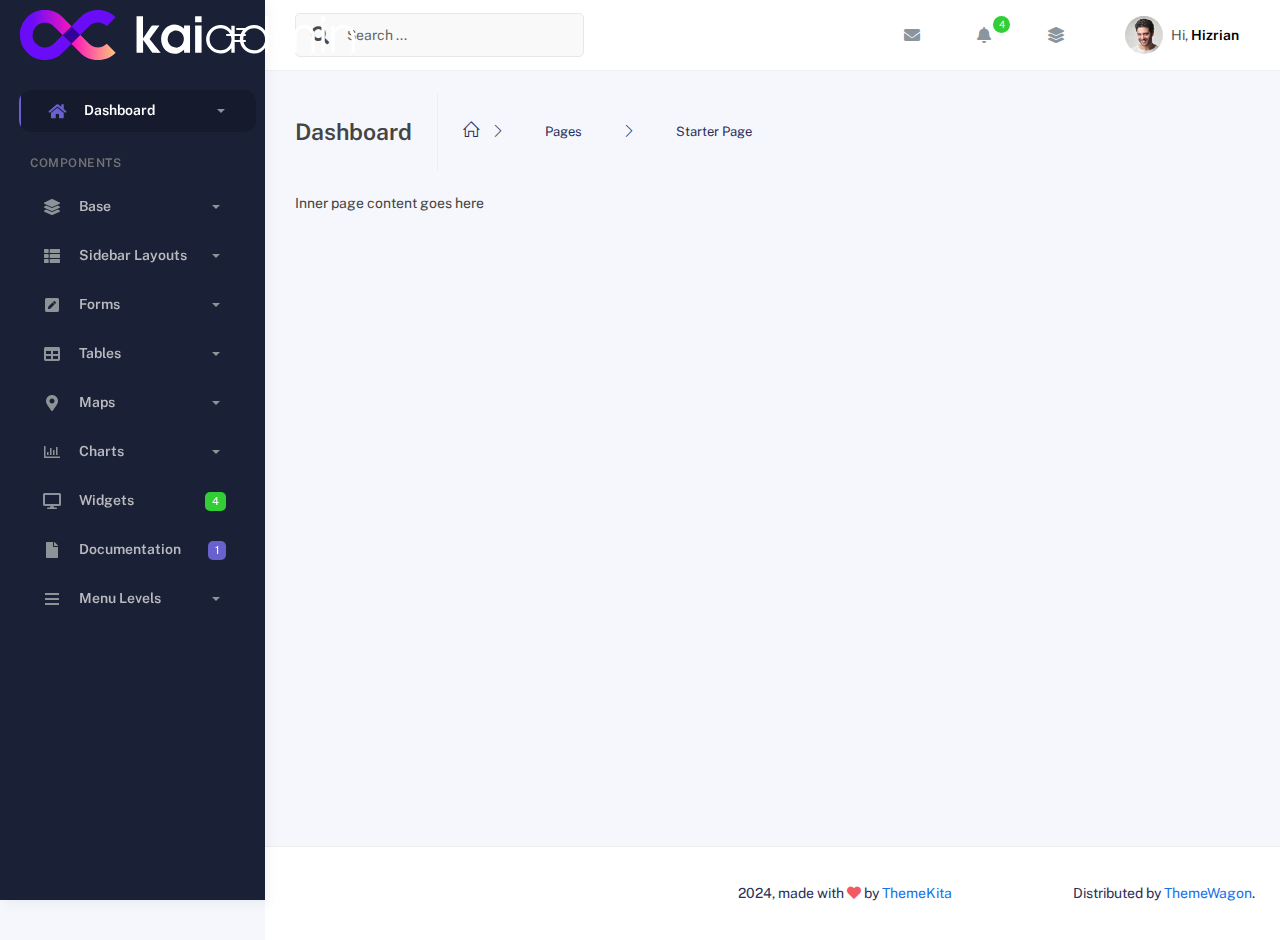
<file: starter-template.html>
<!DOCTYPE html>
<html lang="en">
  <head>
    <meta http-equiv="X-UA-Compatible" content="IE=edge" />
    <title>Kaiadmin - Bootstrap 5 Admin Dashboard</title>
    <meta
      content="width=device-width, initial-scale=1.0, shrink-to-fit=no"
      name="viewport"
    />
    <link
      rel="icon"
      href="assets/img/kaiadmin/favicon.ico"
      type="image/x-icon"
    />

    <!-- Fonts and icons -->
    <script src="assets/js/plugin/webfont/webfont.min.js"></script>
    <script>
      WebFont.load({
        google: { families: ["Public Sans:300,400,500,600,700"] },
        custom: {
          families: [
            "Font Awesome 5 Solid",
            "Font Awesome 5 Regular",
            "Font Awesome 5 Brands",
            "simple-line-icons",
          ],
          urls: ["assets/css/fonts.min.css"],
        },
        active: function () {
          sessionStorage.fonts = true;
        },
      });
    </script>

    <!-- CSS Files -->
    <link rel="stylesheet" href="assets/css/bootstrap.min.css" />
    <link rel="stylesheet" href="assets/css/plugins.min.css" />
    <link rel="stylesheet" href="assets/css/kaiadmin.min.css" />

    <!-- CSS Just for demo purpose, don't include it in your project -->
    <link rel="stylesheet" href="assets/css/demo.css" />
  </head>
  <body>
    <div class="wrapper">
      <!-- Sidebar -->
      <div class="sidebar" data-background-color="dark">
        <div class="sidebar-logo">
          <!-- Logo Header -->
          <div class="logo-header" data-background-color="dark">
            <a href="index.html" class="logo">
              <img
                src="assets/img/kaiadmin/logo_light.svg"
                alt="navbar brand"
                class="navbar-brand"
                height="20"
              />
            </a>
            <div class="nav-toggle">
              <button class="btn btn-toggle toggle-sidebar">
                <i class="gg-menu-right"></i>
              </button>
              <button class="btn btn-toggle sidenav-toggler">
                <i class="gg-menu-left"></i>
              </button>
            </div>
            <button class="topbar-toggler more">
              <i class="gg-more-vertical-alt"></i>
            </button>
          </div>
          <!-- End Logo Header -->
        </div>
        <div class="sidebar-wrapper scrollbar scrollbar-inner">
          <div class="sidebar-content">
            <ul class="nav nav-secondary">
              <li class="nav-item active">
                <a
                  data-bs-toggle="collapse"
                  href="#dashboard"
                  class="collapsed"
                  aria-expanded="false"
                >
                  <i class="fas fa-home"></i>
                  <p>Dashboard</p>
                  <span class="caret"></span>
                </a>
                <div class="collapse" id="dashboard">
                  <ul class="nav nav-collapse">
                    <li>
                      <a href="../demo1/index.html">
                        <span class="sub-item">Dashboard 1</span>
                      </a>
                    </li>
                  </ul>
                </div>
              </li>
              <li class="nav-section">
                <span class="sidebar-mini-icon">
                  <i class="fa fa-ellipsis-h"></i>
                </span>
                <h4 class="text-section">Components</h4>
              </li>
              <li class="nav-item">
                <a data-bs-toggle="collapse" href="#base">
                  <i class="fas fa-layer-group"></i>
                  <p>Base</p>
                  <span class="caret"></span>
                </a>
                <div class="collapse" id="base">
                  <ul class="nav nav-collapse">
                    <li>
                      <a href="components/avatars.html">
                        <span class="sub-item">Avatars</span>
                      </a>
                    </li>
                    <li>
                      <a href="components/buttons.html">
                        <span class="sub-item">Buttons</span>
                      </a>
                    </li>
                    <li>
                      <a href="components/gridsystem.html">
                        <span class="sub-item">Grid System</span>
                      </a>
                    </li>
                    <li>
                      <a href="components/panels.html">
                        <span class="sub-item">Panels</span>
                      </a>
                    </li>
                    <li>
                      <a href="components/notifications.html">
                        <span class="sub-item">Notifications</span>
                      </a>
                    </li>
                    <li>
                      <a href="components/sweetalert.html">
                        <span class="sub-item">Sweet Alert</span>
                      </a>
                    </li>
                    <li>
                      <a href="components/font-awesome-icons.html">
                        <span class="sub-item">Font Awesome Icons</span>
                      </a>
                    </li>
                    <li>
                      <a href="components/simple-line-icons.html">
                        <span class="sub-item">Simple Line Icons</span>
                      </a>
                    </li>
                    <li>
                      <a href="components/typography.html">
                        <span class="sub-item">Typography</span>
                      </a>
                    </li>
                  </ul>
                </div>
              </li>
              <li class="nav-item">
                <a data-bs-toggle="collapse" href="#sidebarLayouts">
                  <i class="fas fa-th-list"></i>
                  <p>Sidebar Layouts</p>
                  <span class="caret"></span>
                </a>
                <div class="collapse" id="sidebarLayouts">
                  <ul class="nav nav-collapse">
                    <li>
                      <a href="sidebar-style-2.html">
                        <span class="sub-item">Sidebar Style 2</span>
                      </a>
                    </li>
                    <li>
                      <a href="icon-menu.html">
                        <span class="sub-item">Icon Menu</span>
                      </a>
                    </li>
                  </ul>
                </div>
              </li>
              <li class="nav-item">
                <a data-bs-toggle="collapse" href="#forms">
                  <i class="fas fa-pen-square"></i>
                  <p>Forms</p>
                  <span class="caret"></span>
                </a>
                <div class="collapse" id="forms">
                  <ul class="nav nav-collapse">
                    <li>
                      <a href="forms/forms.html">
                        <span class="sub-item">Basic Form</span>
                      </a>
                    </li>
                  </ul>
                </div>
              </li>
              <li class="nav-item">
                <a data-bs-toggle="collapse" href="#tables">
                  <i class="fas fa-table"></i>
                  <p>Tables</p>
                  <span class="caret"></span>
                </a>
                <div class="collapse" id="tables">
                  <ul class="nav nav-collapse">
                    <li>
                      <a href="tables/tables.html">
                        <span class="sub-item">Basic Table</span>
                      </a>
                    </li>
                    <li>
                      <a href="tables/datatables.html">
                        <span class="sub-item">Datatables</span>
                      </a>
                    </li>
                  </ul>
                </div>
              </li>
              <li class="nav-item">
                <a data-bs-toggle="collapse" href="#maps">
                  <i class="fas fa-map-marker-alt"></i>
                  <p>Maps</p>
                  <span class="caret"></span>
                </a>
                <div class="collapse" id="maps">
                  <ul class="nav nav-collapse">
                    <li>
                      <a href="maps/googlemaps.html">
                        <span class="sub-item">Google Maps</span>
                      </a>
                    </li>
                    <li>
                      <a href="maps/jsvectormap.html">
                        <span class="sub-item">Jsvectormap</span>
                      </a>
                    </li>
                  </ul>
                </div>
              </li>
              <li class="nav-item">
                <a data-bs-toggle="collapse" href="#charts">
                  <i class="far fa-chart-bar"></i>
                  <p>Charts</p>
                  <span class="caret"></span>
                </a>
                <div class="collapse" id="charts">
                  <ul class="nav nav-collapse">
                    <li>
                      <a href="charts/charts.html">
                        <span class="sub-item">Chart Js</span>
                      </a>
                    </li>
                    <li>
                      <a href="charts/sparkline.html">
                        <span class="sub-item">Sparkline</span>
                      </a>
                    </li>
                  </ul>
                </div>
              </li>
              <li class="nav-item">
                <a href="widgets.html">
                  <i class="fas fa-desktop"></i>
                  <p>Widgets</p>
                  <span class="badge badge-success">4</span>
                </a>
              </li>
              <li class="nav-item">
                <a href="../../documentation/index.html">
                  <i class="fas fa-file"></i>
                  <p>Documentation</p>
                  <span class="badge badge-secondary">1</span>
                </a>
              </li>
              <li class="nav-item">
                <a data-bs-toggle="collapse" href="#submenu">
                  <i class="fas fa-bars"></i>
                  <p>Menu Levels</p>
                  <span class="caret"></span>
                </a>
                <div class="collapse" id="submenu">
                  <ul class="nav nav-collapse">
                    <li>
                      <a data-bs-toggle="collapse" href="#subnav1">
                        <span class="sub-item">Level 1</span>
                        <span class="caret"></span>
                      </a>
                      <div class="collapse" id="subnav1">
                        <ul class="nav nav-collapse subnav">
                          <li>
                            <a href="#">
                              <span class="sub-item">Level 2</span>
                            </a>
                          </li>
                          <li>
                            <a href="#">
                              <span class="sub-item">Level 2</span>
                            </a>
                          </li>
                        </ul>
                      </div>
                    </li>
                    <li>
                      <a data-bs-toggle="collapse" href="#subnav2">
                        <span class="sub-item">Level 1</span>
                        <span class="caret"></span>
                      </a>
                      <div class="collapse" id="subnav2">
                        <ul class="nav nav-collapse subnav">
                          <li>
                            <a href="#">
                              <span class="sub-item">Level 2</span>
                            </a>
                          </li>
                        </ul>
                      </div>
                    </li>
                    <li>
                      <a href="#">
                        <span class="sub-item">Level 1</span>
                      </a>
                    </li>
                  </ul>
                </div>
              </li>
            </ul>
          </div>
        </div>
      </div>
      <!-- End Sidebar -->

      <div class="main-panel">
        <div class="main-header">
          <div class="main-header-logo">
            <!-- Logo Header -->
            <div class="logo-header" data-background-color="dark">
              <a href="index.html" class="logo">
                <img
                  src="assets/img/kaiadmin/logo_light.svg"
                  alt="navbar brand"
                  class="navbar-brand"
                  height="20"
                />
              </a>
              <div class="nav-toggle">
                <button class="btn btn-toggle toggle-sidebar">
                  <i class="gg-menu-right"></i>
                </button>
                <button class="btn btn-toggle sidenav-toggler">
                  <i class="gg-menu-left"></i>
                </button>
              </div>
              <button class="topbar-toggler more">
                <i class="gg-more-vertical-alt"></i>
              </button>
            </div>
            <!-- End Logo Header -->
          </div>
          <!-- Navbar Header -->
          <nav
            class="navbar navbar-header navbar-header-transparent navbar-expand-lg border-bottom"
          >
            <div class="container-fluid">
              <nav
                class="navbar navbar-header-left navbar-expand-lg navbar-form nav-search p-0 d-none d-lg-flex"
              >
                <div class="input-group">
                  <div class="input-group-prepend">
                    <button type="submit" class="btn btn-search pe-1">
                      <i class="fa fa-search search-icon"></i>
                    </button>
                  </div>
                  <input
                    type="text"
                    placeholder="Search ..."
                    class="form-control"
                  />
                </div>
              </nav>

              <ul class="navbar-nav topbar-nav ms-md-auto align-items-center">
                <li
                  class="nav-item topbar-icon dropdown hidden-caret d-flex d-lg-none"
                >
                  <a
                    class="nav-link dropdown-toggle"
                    data-bs-toggle="dropdown"
                    href="#"
                    role="button"
                    aria-expanded="false"
                    aria-haspopup="true"
                  >
                    <i class="fa fa-search"></i>
                  </a>
                  <ul class="dropdown-menu dropdown-search animated fadeIn">
                    <form class="navbar-left navbar-form nav-search">
                      <div class="input-group">
                        <input
                          type="text"
                          placeholder="Search ..."
                          class="form-control"
                        />
                      </div>
                    </form>
                  </ul>
                </li>
                <li class="nav-item topbar-icon dropdown hidden-caret">
                  <a
                    class="nav-link dropdown-toggle"
                    href="#"
                    id="messageDropdown"
                    role="button"
                    data-bs-toggle="dropdown"
                    aria-haspopup="true"
                    aria-expanded="false"
                  >
                    <i class="fa fa-envelope"></i>
                  </a>
                  <ul
                    class="dropdown-menu messages-notif-box animated fadeIn"
                    aria-labelledby="messageDropdown"
                  >
                    <li>
                      <div
                        class="dropdown-title d-flex justify-content-between align-items-center"
                      >
                        Messages
                        <a href="#" class="small">Mark all as read</a>
                      </div>
                    </li>
                    <li>
                      <div class="message-notif-scroll scrollbar-outer">
                        <div class="notif-center">
                          <a href="#">
                            <div class="notif-img">
                              <img
                                src="assets/img/jm_denis.jpg"
                                alt="Img Profile"
                              />
                            </div>
                            <div class="notif-content">
                              <span class="subject">Jimmy Denis</span>
                              <span class="block"> How are you ? </span>
                              <span class="time">5 minutes ago</span>
                            </div>
                          </a>
                          <a href="#">
                            <div class="notif-img">
                              <img
                                src="assets/img/chadengle.jpg"
                                alt="Img Profile"
                              />
                            </div>
                            <div class="notif-content">
                              <span class="subject">Chad</span>
                              <span class="block"> Ok, Thanks ! </span>
                              <span class="time">12 minutes ago</span>
                            </div>
                          </a>
                          <a href="#">
                            <div class="notif-img">
                              <img
                                src="assets/img/mlane.jpg"
                                alt="Img Profile"
                              />
                            </div>
                            <div class="notif-content">
                              <span class="subject">Jhon Doe</span>
                              <span class="block">
                                Ready for the meeting today...
                              </span>
                              <span class="time">12 minutes ago</span>
                            </div>
                          </a>
                          <a href="#">
                            <div class="notif-img">
                              <img
                                src="assets/img/talha.jpg"
                                alt="Img Profile"
                              />
                            </div>
                            <div class="notif-content">
                              <span class="subject">Talha</span>
                              <span class="block"> Hi, Apa Kabar ? </span>
                              <span class="time">17 minutes ago</span>
                            </div>
                          </a>
                        </div>
                      </div>
                    </li>
                    <li>
                      <a class="see-all" href="javascript:void(0);"
                        >See all messages<i class="fa fa-angle-right"></i>
                      </a>
                    </li>
                  </ul>
                </li>
                <li class="nav-item topbar-icon dropdown hidden-caret">
                  <a
                    class="nav-link dropdown-toggle"
                    href="#"
                    id="notifDropdown"
                    role="button"
                    data-bs-toggle="dropdown"
                    aria-haspopup="true"
                    aria-expanded="false"
                  >
                    <i class="fa fa-bell"></i>
                    <span class="notification">4</span>
                  </a>
                  <ul
                    class="dropdown-menu notif-box animated fadeIn"
                    aria-labelledby="notifDropdown"
                  >
                    <li>
                      <div class="dropdown-title">
                        You have 4 new notification
                      </div>
                    </li>
                    <li>
                      <div class="notif-scroll scrollbar-outer">
                        <div class="notif-center">
                          <a href="#">
                            <div class="notif-icon notif-primary">
                              <i class="fa fa-user-plus"></i>
                            </div>
                            <div class="notif-content">
                              <span class="block"> New user registered </span>
                              <span class="time">5 minutes ago</span>
                            </div>
                          </a>
                          <a href="#">
                            <div class="notif-icon notif-success">
                              <i class="fa fa-comment"></i>
                            </div>
                            <div class="notif-content">
                              <span class="block">
                                Rahmad commented on Admin
                              </span>
                              <span class="time">12 minutes ago</span>
                            </div>
                          </a>
                          <a href="#">
                            <div class="notif-img">
                              <img
                                src="assets/img/profile2.jpg"
                                alt="Img Profile"
                              />
                            </div>
                            <div class="notif-content">
                              <span class="block">
                                Reza send messages to you
                              </span>
                              <span class="time">12 minutes ago</span>
                            </div>
                          </a>
                          <a href="#">
                            <div class="notif-icon notif-danger">
                              <i class="fa fa-heart"></i>
                            </div>
                            <div class="notif-content">
                              <span class="block"> Farrah liked Admin </span>
                              <span class="time">17 minutes ago</span>
                            </div>
                          </a>
                        </div>
                      </div>
                    </li>
                    <li>
                      <a class="see-all" href="javascript:void(0);"
                        >See all notifications<i class="fa fa-angle-right"></i>
                      </a>
                    </li>
                  </ul>
                </li>
                <li class="nav-item topbar-icon dropdown hidden-caret">
                  <a
                    class="nav-link"
                    data-bs-toggle="dropdown"
                    href="#"
                    aria-expanded="false"
                  >
                    <i class="fas fa-layer-group"></i>
                  </a>
                  <div class="dropdown-menu quick-actions animated fadeIn">
                    <div class="quick-actions-header">
                      <span class="title mb-1">Quick Actions</span>
                      <span class="subtitle op-7">Shortcuts</span>
                    </div>
                    <div class="quick-actions-scroll scrollbar-outer">
                      <div class="quick-actions-items">
                        <div class="row m-0">
                          <a class="col-6 col-md-4 p-0" href="#">
                            <div class="quick-actions-item">
                              <div class="avatar-item bg-danger rounded-circle">
                                <i class="far fa-calendar-alt"></i>
                              </div>
                              <span class="text">Calendar</span>
                            </div>
                          </a>
                          <a class="col-6 col-md-4 p-0" href="#">
                            <div class="quick-actions-item">
                              <div
                                class="avatar-item bg-warning rounded-circle"
                              >
                                <i class="fas fa-map"></i>
                              </div>
                              <span class="text">Maps</span>
                            </div>
                          </a>
                          <a class="col-6 col-md-4 p-0" href="#">
                            <div class="quick-actions-item">
                              <div class="avatar-item bg-info rounded-circle">
                                <i class="fas fa-file-excel"></i>
                              </div>
                              <span class="text">Reports</span>
                            </div>
                          </a>
                          <a class="col-6 col-md-4 p-0" href="#">
                            <div class="quick-actions-item">
                              <div
                                class="avatar-item bg-success rounded-circle"
                              >
                                <i class="fas fa-envelope"></i>
                              </div>
                              <span class="text">Emails</span>
                            </div>
                          </a>
                          <a class="col-6 col-md-4 p-0" href="#">
                            <div class="quick-actions-item">
                              <div
                                class="avatar-item bg-primary rounded-circle"
                              >
                                <i class="fas fa-file-invoice-dollar"></i>
                              </div>
                              <span class="text">Invoice</span>
                            </div>
                          </a>
                          <a class="col-6 col-md-4 p-0" href="#">
                            <div class="quick-actions-item">
                              <div
                                class="avatar-item bg-secondary rounded-circle"
                              >
                                <i class="fas fa-credit-card"></i>
                              </div>
                              <span class="text">Payments</span>
                            </div>
                          </a>
                        </div>
                      </div>
                    </div>
                  </div>
                </li>

                <li class="nav-item topbar-user dropdown hidden-caret">
                  <a
                    class="dropdown-toggle profile-pic"
                    data-bs-toggle="dropdown"
                    href="#"
                    aria-expanded="false"
                  >
                    <div class="avatar-sm">
                      <img
                        src="assets/img/profile.jpg"
                        alt="..."
                        class="avatar-img rounded-circle"
                      />
                    </div>
                    <span class="profile-username">
                      <span class="op-7">Hi,</span>
                      <span class="fw-bold">Hizrian</span>
                    </span>
                  </a>
                  <ul class="dropdown-menu dropdown-user animated fadeIn">
                    <div class="dropdown-user-scroll scrollbar-outer">
                      <li>
                        <div class="user-box">
                          <div class="avatar-lg">
                            <img
                              src="assets/img/profile.jpg"
                              alt="image profile"
                              class="avatar-img rounded"
                            />
                          </div>
                          <div class="u-text">
                            <h4>Hizrian</h4>
                            <p class="text-muted">hello@example.com</p>
                            <a
                              href="profile.html"
                              class="btn btn-xs btn-secondary btn-sm"
                              >View Profile</a
                            >
                          </div>
                        </div>
                      </li>
                      <li>
                        <div class="dropdown-divider"></div>
                        <a class="dropdown-item" href="#">My Profile</a>
                        <a class="dropdown-item" href="#">My Balance</a>
                        <a class="dropdown-item" href="#">Inbox</a>
                        <div class="dropdown-divider"></div>
                        <a class="dropdown-item" href="#">Account Setting</a>
                        <div class="dropdown-divider"></div>
                        <a class="dropdown-item" href="#">Logout</a>
                      </li>
                    </div>
                  </ul>
                </li>
              </ul>
            </div>
          </nav>
          <!-- End Navbar -->
        </div>

        <div class="container">
          <div class="page-inner">
            <div class="page-header">
              <h4 class="page-title">Dashboard</h4>
              <ul class="breadcrumbs">
                <li class="nav-home">
                  <a href="#">
                    <i class="icon-home"></i>
                  </a>
                </li>
                <li class="separator">
                  <i class="icon-arrow-right"></i>
                </li>
                <li class="nav-item">
                  <a href="#">Pages</a>
                </li>
                <li class="separator">
                  <i class="icon-arrow-right"></i>
                </li>
                <li class="nav-item">
                  <a href="#">Starter Page</a>
                </li>
              </ul>
            </div>
            <div class="page-category">Inner page content goes here</div>
          </div>
        </div>

        <footer class="footer">
          <div class="container-fluid d-flex justify-content-between">
            <nav class="pull-left">
              <ul class="nav">
                <li class="nav-item">
                  <a class="nav-link" href="http://www.themekita.com">
                    ThemeKita
                  </a>
                </li>
                <li class="nav-item">
                  <a class="nav-link" href="#"> Help </a>
                </li>
                <li class="nav-item">
                  <a class="nav-link" href="#"> Licenses </a>
                </li>
              </ul>
            </nav>
            <div class="copyright">
              2024, made with <i class="fa fa-heart heart text-danger"></i> by
              <a href="http://www.themekita.com">ThemeKita</a>
            </div>
            <div>
              Distributed by
              <a target="_blank" href="https://themewagon.com/">ThemeWagon</a>.
            </div>
          </div>
        </footer>
      </div>
    </div>
    <!--   Core JS Files   -->
    <script src="assets/js/core/jquery-3.7.1.min.js"></script>
    <script src="assets/js/core/popper.min.js"></script>
    <script src="assets/js/core/bootstrap.min.js"></script>

    <!-- jQuery Scrollbar -->
    <script src="assets/js/plugin/jquery-scrollbar/jquery.scrollbar.min.js"></script>

    <!-- Chart JS -->
    <script src="assets/js/plugin/chart.js/chart.min.js"></script>

    <!-- jQuery Sparkline -->
    <script src="assets/js/plugin/jquery.sparkline/jquery.sparkline.min.js"></script>

    <!-- Chart Circle -->
    <script src="assets/js/plugin/chart-circle/circles.min.js"></script>

    <!-- Datatables -->
    <script src="assets/js/plugin/datatables/datatables.min.js"></script>

    <!-- Bootstrap Notify -->
    <script src="assets/js/plugin/bootstrap-notify/bootstrap-notify.min.js"></script>

    <!-- jQuery Vector Maps -->
    <script src="assets/js/plugin/jsvectormap/jsvectormap.min.js"></script>
    <script src="assets/js/plugin/jsvectormap/world.js"></script>

    <!-- Google Maps Plugin -->
    <script src="assets/js/plugin/gmaps/gmaps.js"></script>

    <!-- Sweet Alert -->
    <script src="assets/js/plugin/sweetalert/sweetalert.min.js"></script>

    <!-- Kaiadmin JS -->
    <script src="assets/js/kaiadmin.min.js"></script>
  </body>
</html>
</file>
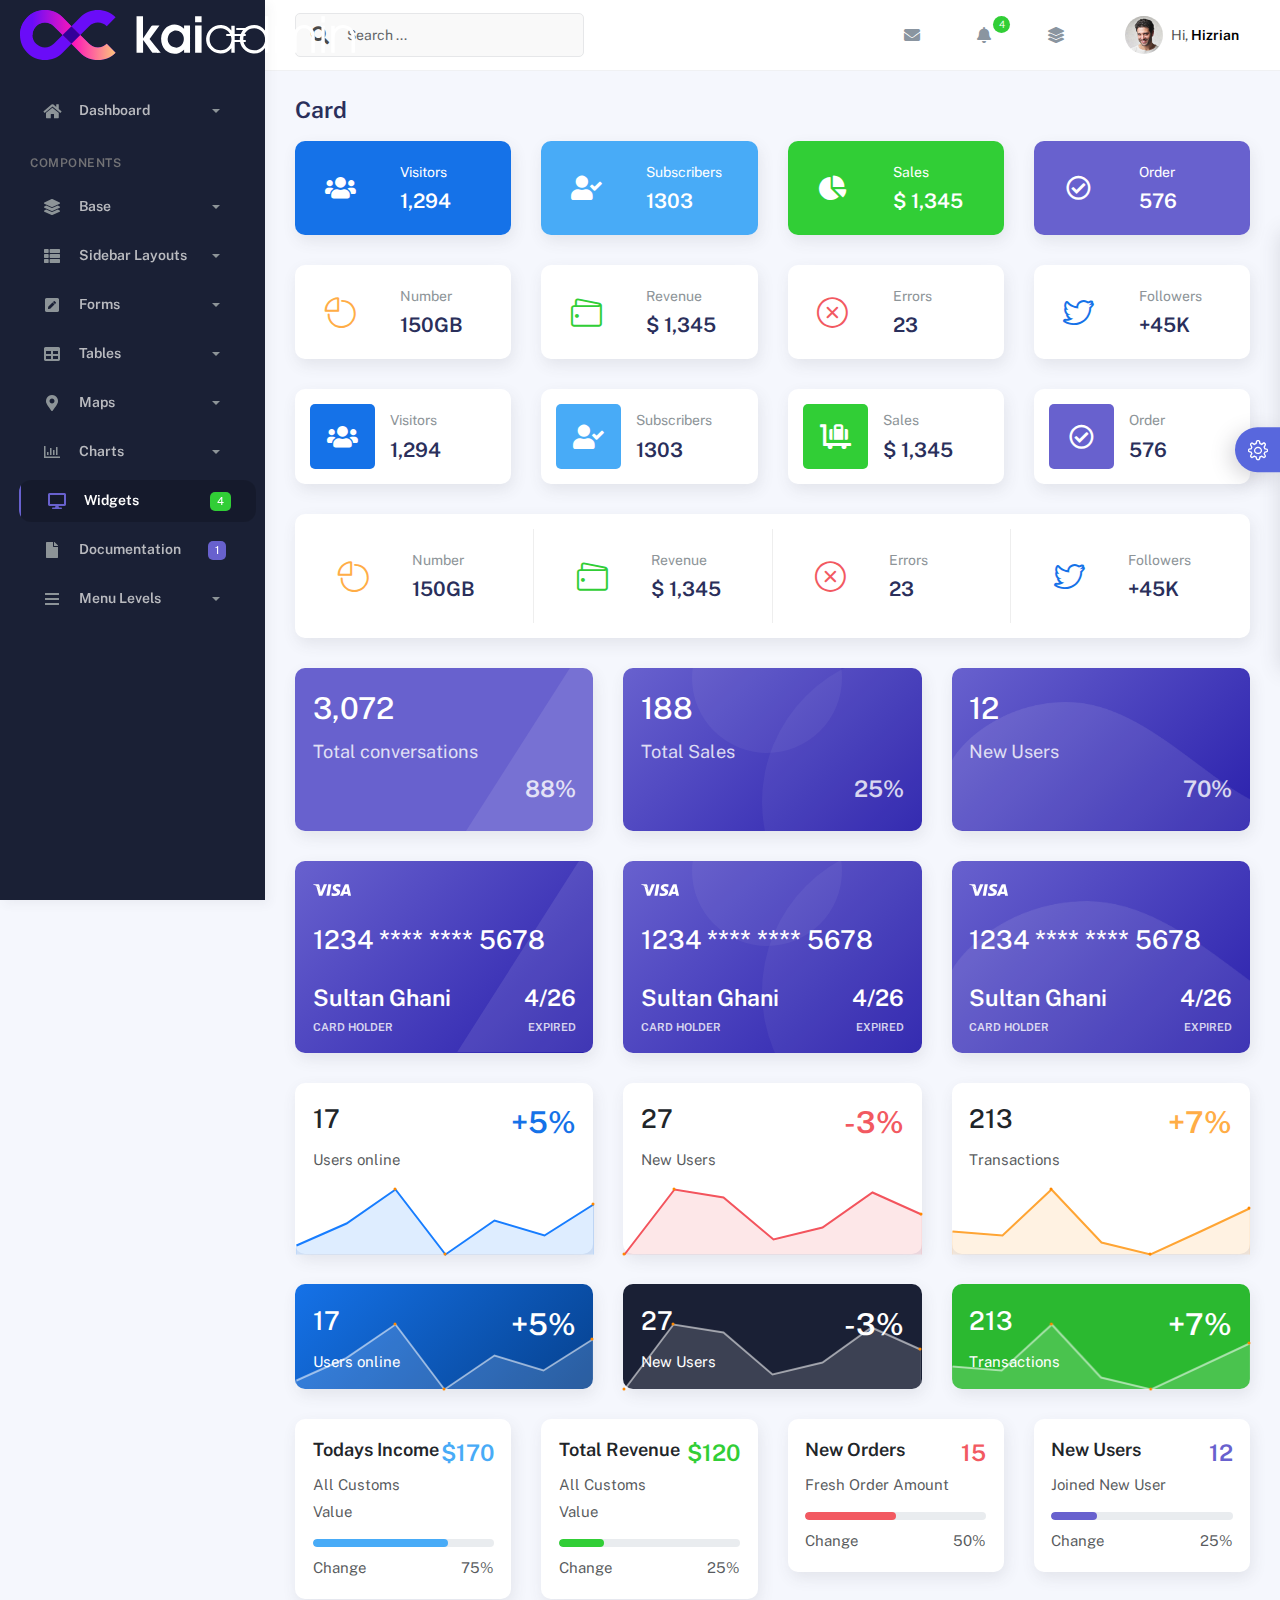
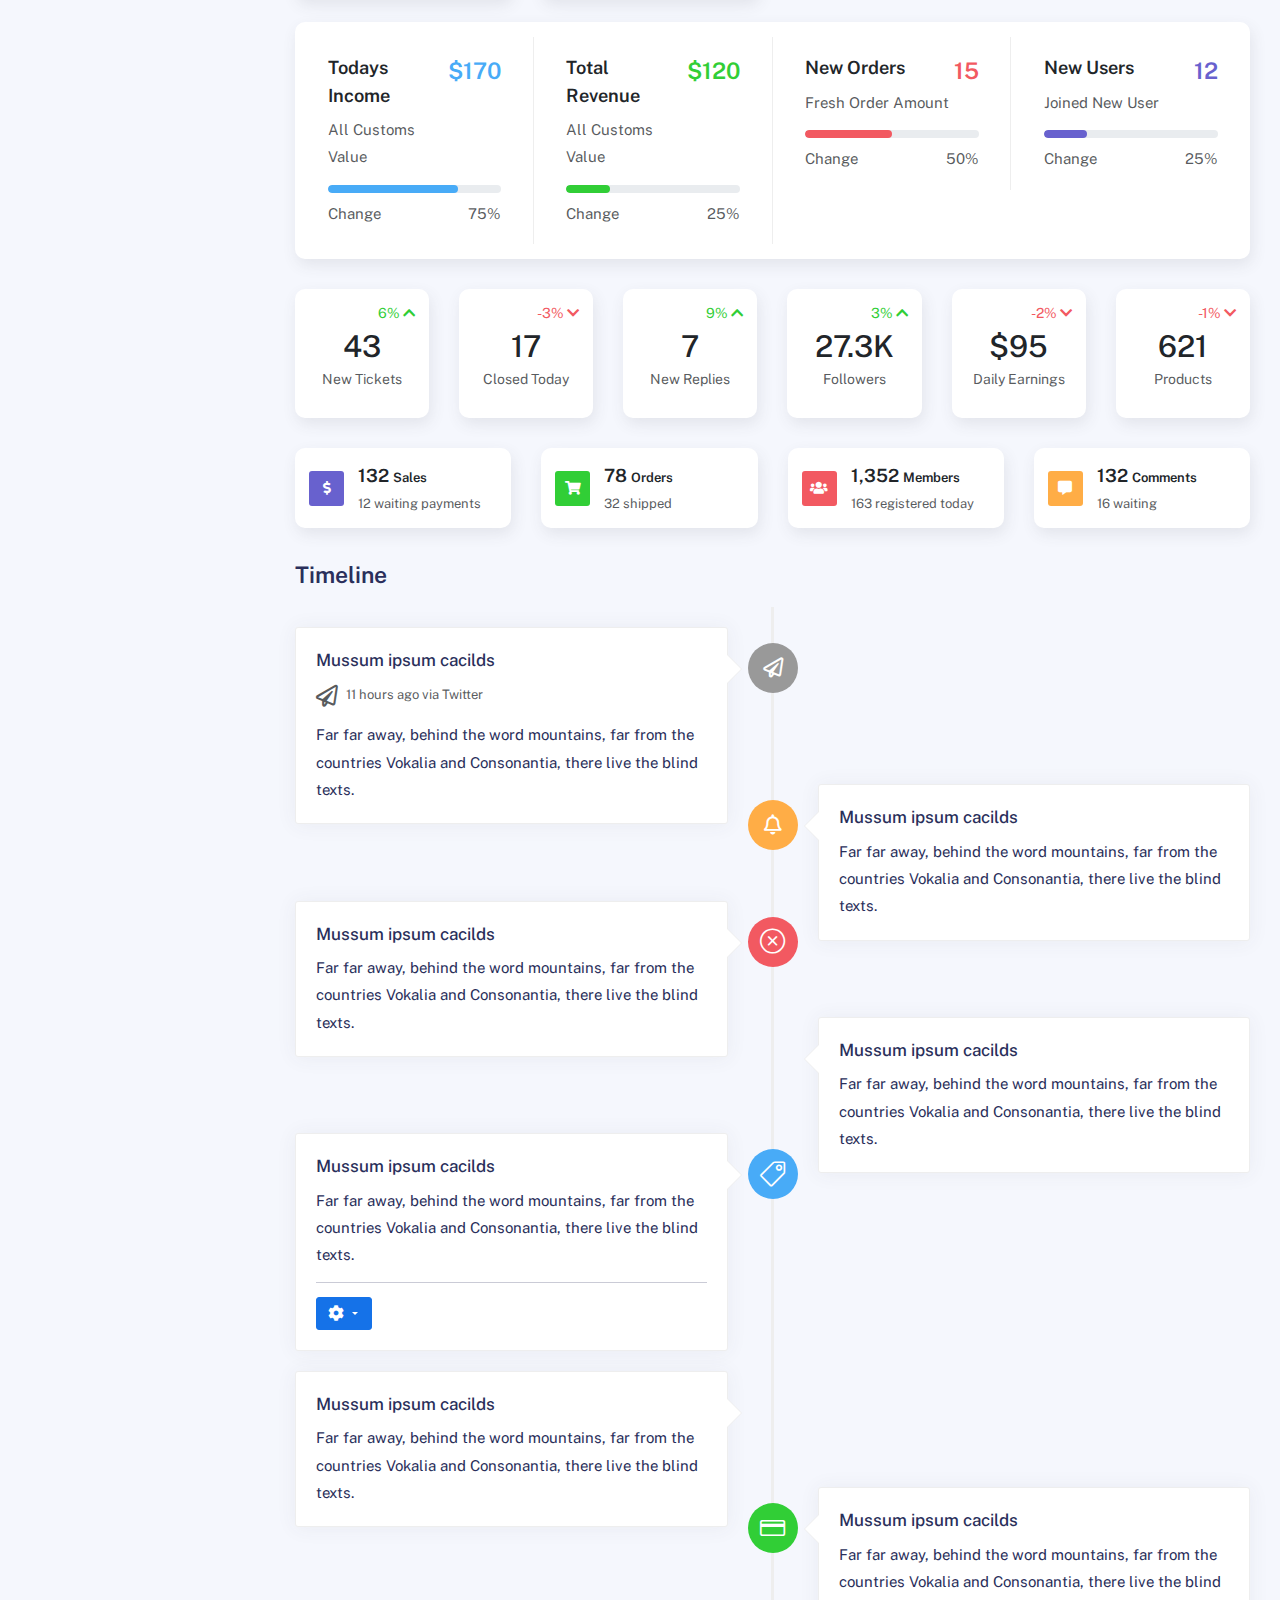
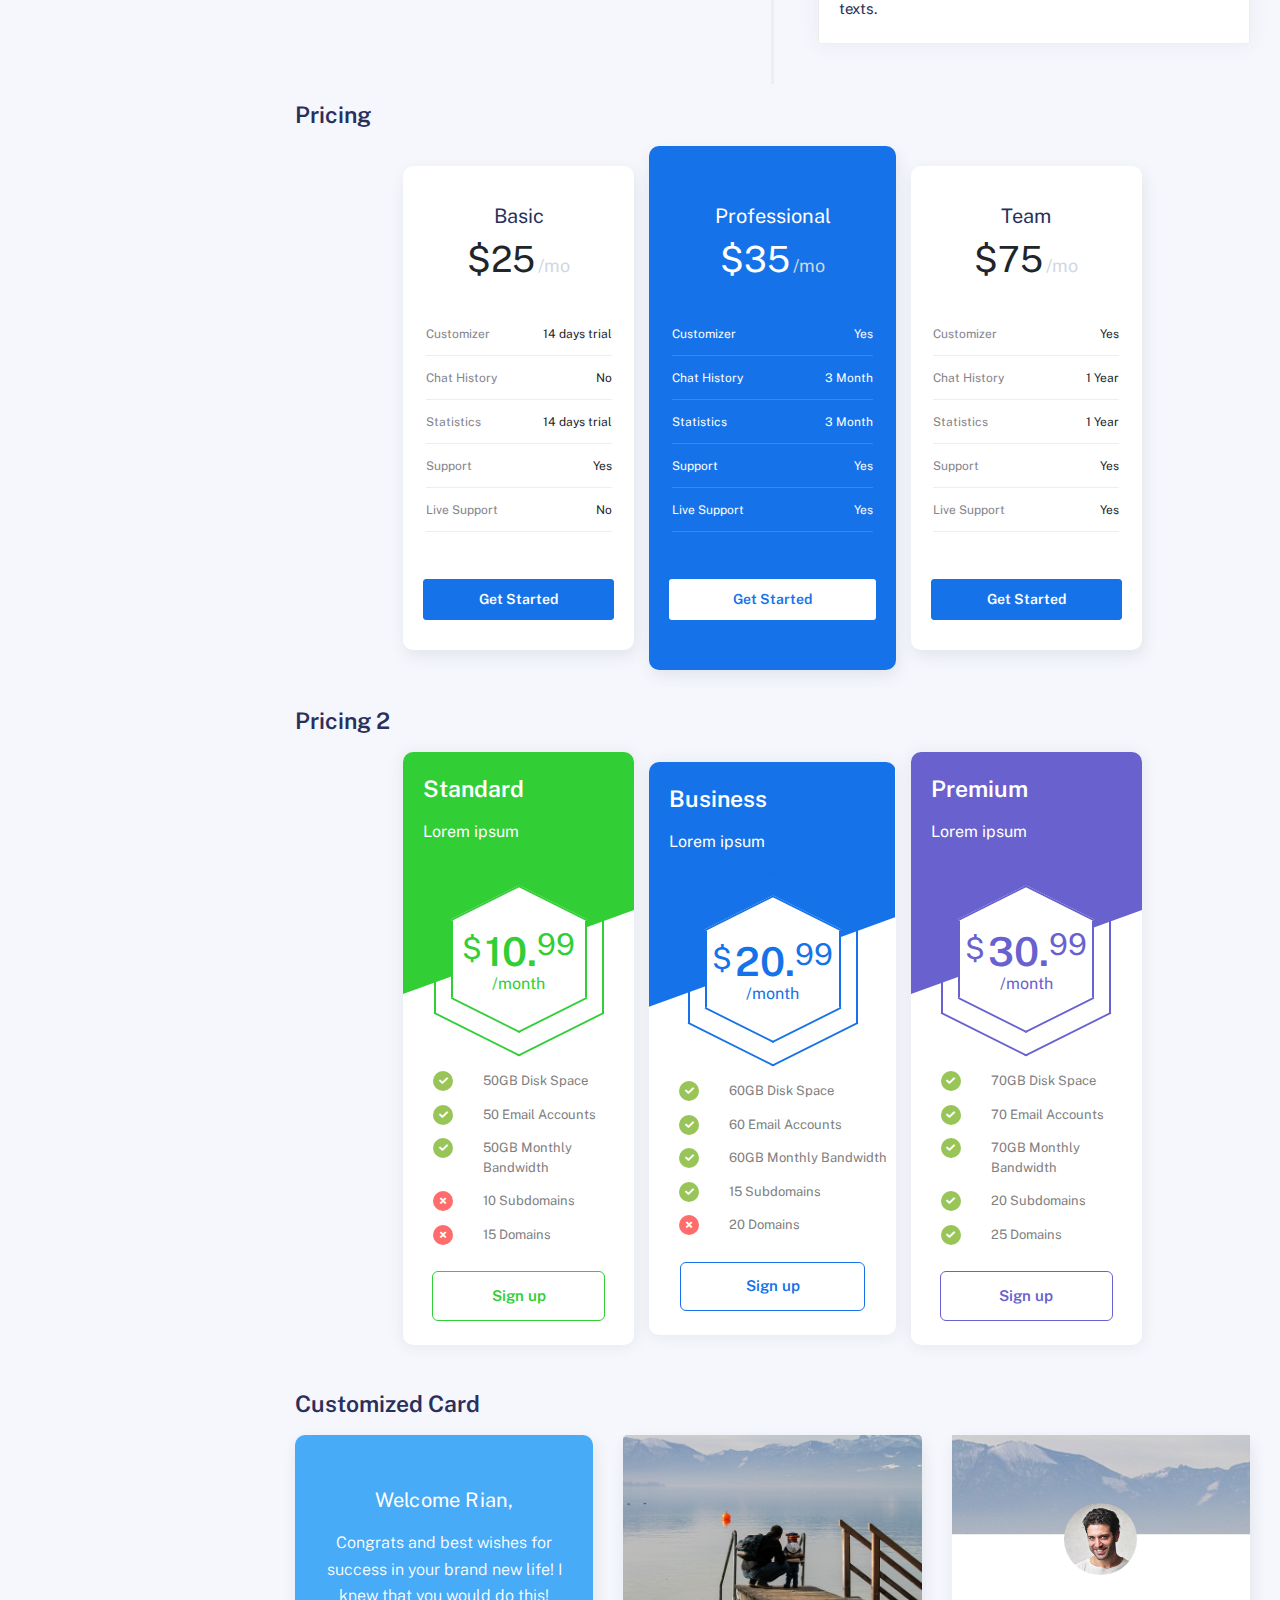
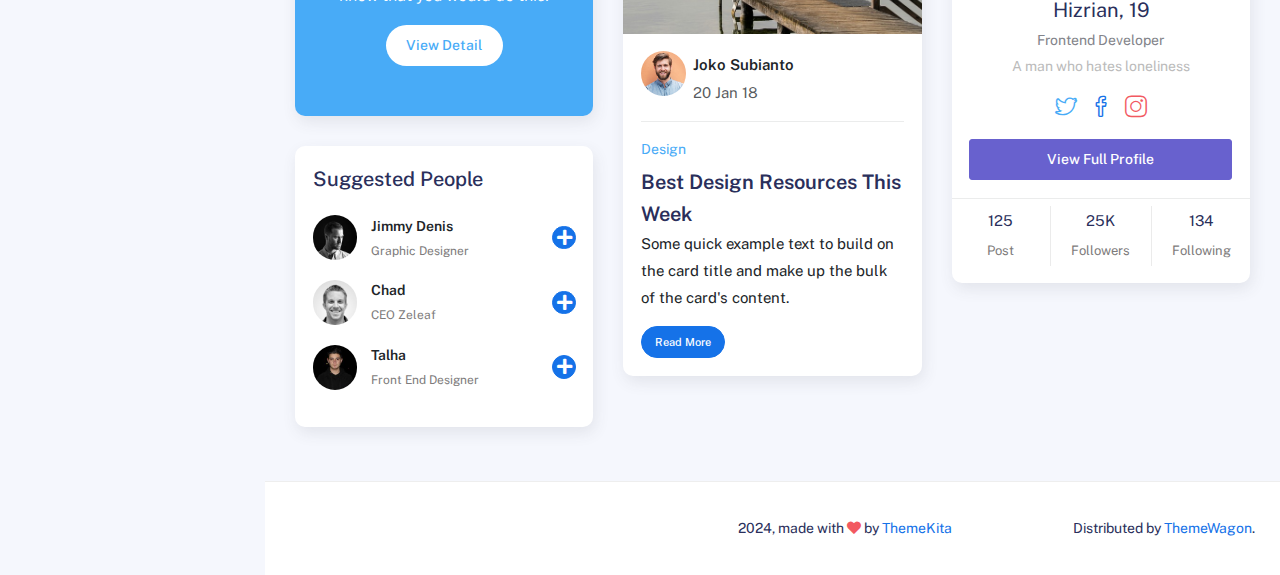
<file: widgets.html>
<!DOCTYPE html>
<html lang="en">
  <head>
    <meta http-equiv="X-UA-Compatible" content="IE=edge" />
    <title>Widgets - Kaiadmin Bootstrap 5 Admin Dashboard</title>
    <meta
      content="width=device-width, initial-scale=1.0, shrink-to-fit=no"
      name="viewport"
    />
    <link
      rel="icon"
      href="assets/img/kaiadmin/favicon.ico"
      type="image/x-icon"
    />

    <!-- Fonts and icons -->
    <script src="assets/js/plugin/webfont/webfont.min.js"></script>
    <script>
      WebFont.load({
        google: { families: ["Public Sans:300,400,500,600,700"] },
        custom: {
          families: [
            "Font Awesome 5 Solid",
            "Font Awesome 5 Regular",
            "Font Awesome 5 Brands",
            "simple-line-icons",
          ],
          urls: ["assets/css/fonts.min.css"],
        },
        active: function () {
          sessionStorage.fonts = true;
        },
      });
    </script>

    <!-- CSS Files -->
    <link rel="stylesheet" href="assets/css/bootstrap.min.css" />
    <link rel="stylesheet" href="assets/css/plugins.min.css" />
    <link rel="stylesheet" href="assets/css/kaiadmin.min.css" />

    <!-- CSS Just for demo purpose, don't include it in your project -->
    <link rel="stylesheet" href="assets/css/demo.css" />
  </head>
  <body>
    <div class="wrapper">
      <!-- Sidebar -->
      <div class="sidebar" data-background-color="dark">
        <div class="sidebar-logo">
          <!-- Logo Header -->
          <div class="logo-header" data-background-color="dark">
            <a href="index.html" class="logo">
              <img
                src="assets/img/kaiadmin/logo_light.svg"
                alt="navbar brand"
                class="navbar-brand"
                height="20"
              />
            </a>
            <div class="nav-toggle">
              <button class="btn btn-toggle toggle-sidebar">
                <i class="gg-menu-right"></i>
              </button>
              <button class="btn btn-toggle sidenav-toggler">
                <i class="gg-menu-left"></i>
              </button>
            </div>
            <button class="topbar-toggler more">
              <i class="gg-more-vertical-alt"></i>
            </button>
          </div>
          <!-- End Logo Header -->
        </div>
        <div class="sidebar-wrapper scrollbar scrollbar-inner">
          <div class="sidebar-content">
            <ul class="nav nav-secondary">
              <li class="nav-item">
                <a
                  data-bs-toggle="collapse"
                  href="#dashboard"
                  class="collapsed"
                  aria-expanded="false"
                >
                  <i class="fas fa-home"></i>
                  <p>Dashboard</p>
                  <span class="caret"></span>
                </a>
                <div class="collapse" id="dashboard">
                  <ul class="nav nav-collapse">
                    <li>
                      <a href="../demo1/index.html">
                        <span class="sub-item">Dashboard 1</span>
                      </a>
                    </li>
                  </ul>
                </div>
              </li>
              <li class="nav-section">
                <span class="sidebar-mini-icon">
                  <i class="fa fa-ellipsis-h"></i>
                </span>
                <h4 class="text-section">Components</h4>
              </li>
              <li class="nav-item">
                <a data-bs-toggle="collapse" href="#base">
                  <i class="fas fa-layer-group"></i>
                  <p>Base</p>
                  <span class="caret"></span>
                </a>
                <div class="collapse" id="base">
                  <ul class="nav nav-collapse">
                    <li>
                      <a href="components/avatars.html">
                        <span class="sub-item">Avatars</span>
                      </a>
                    </li>
                    <li>
                      <a href="components/buttons.html">
                        <span class="sub-item">Buttons</span>
                      </a>
                    </li>
                    <li>
                      <a href="components/gridsystem.html">
                        <span class="sub-item">Grid System</span>
                      </a>
                    </li>
                    <li>
                      <a href="components/panels.html">
                        <span class="sub-item">Panels</span>
                      </a>
                    </li>
                    <li>
                      <a href="components/notifications.html">
                        <span class="sub-item">Notifications</span>
                      </a>
                    </li>
                    <li>
                      <a href="components/sweetalert.html">
                        <span class="sub-item">Sweet Alert</span>
                      </a>
                    </li>
                    <li>
                      <a href="components/font-awesome-icons.html">
                        <span class="sub-item">Font Awesome Icons</span>
                      </a>
                    </li>
                    <li>
                      <a href="components/simple-line-icons.html">
                        <span class="sub-item">Simple Line Icons</span>
                      </a>
                    </li>
                    <li>
                      <a href="components/typography.html">
                        <span class="sub-item">Typography</span>
                      </a>
                    </li>
                  </ul>
                </div>
              </li>
              <li class="nav-item">
                <a data-bs-toggle="collapse" href="#sidebarLayouts">
                  <i class="fas fa-th-list"></i>
                  <p>Sidebar Layouts</p>
                  <span class="caret"></span>
                </a>
                <div class="collapse" id="sidebarLayouts">
                  <ul class="nav nav-collapse">
                    <li>
                      <a href="sidebar-style-2.html">
                        <span class="sub-item">Sidebar Style 2</span>
                      </a>
                    </li>
                    <li>
                      <a href="icon-menu.html">
                        <span class="sub-item">Icon Menu</span>
                      </a>
                    </li>
                  </ul>
                </div>
              </li>
              <li class="nav-item">
                <a data-bs-toggle="collapse" href="#forms">
                  <i class="fas fa-pen-square"></i>
                  <p>Forms</p>
                  <span class="caret"></span>
                </a>
                <div class="collapse" id="forms">
                  <ul class="nav nav-collapse">
                    <li>
                      <a href="forms/forms.html">
                        <span class="sub-item">Basic Form</span>
                      </a>
                    </li>
                  </ul>
                </div>
              </li>
              <li class="nav-item">
                <a data-bs-toggle="collapse" href="#tables">
                  <i class="fas fa-table"></i>
                  <p>Tables</p>
                  <span class="caret"></span>
                </a>
                <div class="collapse" id="tables">
                  <ul class="nav nav-collapse">
                    <li>
                      <a href="tables/tables.html">
                        <span class="sub-item">Basic Table</span>
                      </a>
                    </li>
                    <li>
                      <a href="tables/datatables.html">
                        <span class="sub-item">Datatables</span>
                      </a>
                    </li>
                  </ul>
                </div>
              </li>
              <li class="nav-item">
                <a data-bs-toggle="collapse" href="#maps">
                  <i class="fas fa-map-marker-alt"></i>
                  <p>Maps</p>
                  <span class="caret"></span>
                </a>
                <div class="collapse" id="maps">
                  <ul class="nav nav-collapse">
                    <li>
                      <a href="maps/googlemaps.html">
                        <span class="sub-item">Google Maps</span>
                      </a>
                    </li>
                    <li>
                      <a href="maps/jsvectormap.html">
                        <span class="sub-item">Jsvectormap</span>
                      </a>
                    </li>
                  </ul>
                </div>
              </li>
              <li class="nav-item">
                <a data-bs-toggle="collapse" href="#charts">
                  <i class="far fa-chart-bar"></i>
                  <p>Charts</p>
                  <span class="caret"></span>
                </a>
                <div class="collapse" id="charts">
                  <ul class="nav nav-collapse">
                    <li>
                      <a href="charts/charts.html">
                        <span class="sub-item">Chart Js</span>
                      </a>
                    </li>
                    <li>
                      <a href="charts/sparkline.html">
                        <span class="sub-item">Sparkline</span>
                      </a>
                    </li>
                  </ul>
                </div>
              </li>
              <li class="nav-item active">
                <a href="widgets.html">
                  <i class="fas fa-desktop"></i>
                  <p>Widgets</p>
                  <span class="badge badge-success">4</span>
                </a>
              </li>
              <li class="nav-item">
                <a href="../../documentation/index.html">
                  <i class="fas fa-file"></i>
                  <p>Documentation</p>
                  <span class="badge badge-secondary">1</span>
                </a>
              </li>
              <li class="nav-item">
                <a data-bs-toggle="collapse" href="#submenu">
                  <i class="fas fa-bars"></i>
                  <p>Menu Levels</p>
                  <span class="caret"></span>
                </a>
                <div class="collapse" id="submenu">
                  <ul class="nav nav-collapse">
                    <li>
                      <a data-bs-toggle="collapse" href="#subnav1">
                        <span class="sub-item">Level 1</span>
                        <span class="caret"></span>
                      </a>
                      <div class="collapse" id="subnav1">
                        <ul class="nav nav-collapse subnav">
                          <li>
                            <a href="#">
                              <span class="sub-item">Level 2</span>
                            </a>
                          </li>
                          <li>
                            <a href="#">
                              <span class="sub-item">Level 2</span>
                            </a>
                          </li>
                        </ul>
                      </div>
                    </li>
                    <li>
                      <a data-bs-toggle="collapse" href="#subnav2">
                        <span class="sub-item">Level 1</span>
                        <span class="caret"></span>
                      </a>
                      <div class="collapse" id="subnav2">
                        <ul class="nav nav-collapse subnav">
                          <li>
                            <a href="#">
                              <span class="sub-item">Level 2</span>
                            </a>
                          </li>
                        </ul>
                      </div>
                    </li>
                    <li>
                      <a href="#">
                        <span class="sub-item">Level 1</span>
                      </a>
                    </li>
                  </ul>
                </div>
              </li>
            </ul>
          </div>
        </div>
      </div>
      <!-- End Sidebar -->

      <div class="main-panel">
        <div class="main-header">
          <div class="main-header-logo">
            <!-- Logo Header -->
            <div class="logo-header" data-background-color="dark">
              <a href="index.html" class="logo">
                <img
                  src="assets/img/kaiadmin/logo_light.svg"
                  alt="navbar brand"
                  class="navbar-brand"
                  height="20"
                />
              </a>
              <div class="nav-toggle">
                <button class="btn btn-toggle toggle-sidebar">
                  <i class="gg-menu-right"></i>
                </button>
                <button class="btn btn-toggle sidenav-toggler">
                  <i class="gg-menu-left"></i>
                </button>
              </div>
              <button class="topbar-toggler more">
                <i class="gg-more-vertical-alt"></i>
              </button>
            </div>
            <!-- End Logo Header -->
          </div>
          <!-- Navbar Header -->
          <nav
            class="navbar navbar-header navbar-header-transparent navbar-expand-lg border-bottom"
          >
            <div class="container-fluid">
              <nav
                class="navbar navbar-header-left navbar-expand-lg navbar-form nav-search p-0 d-none d-lg-flex"
              >
                <div class="input-group">
                  <div class="input-group-prepend">
                    <button type="submit" class="btn btn-search pe-1">
                      <i class="fa fa-search search-icon"></i>
                    </button>
                  </div>
                  <input
                    type="text"
                    placeholder="Search ..."
                    class="form-control"
                  />
                </div>
              </nav>

              <ul class="navbar-nav topbar-nav ms-md-auto align-items-center">
                <li
                  class="nav-item topbar-icon dropdown hidden-caret d-flex d-lg-none"
                >
                  <a
                    class="nav-link dropdown-toggle"
                    data-bs-toggle="dropdown"
                    href="#"
                    role="button"
                    aria-expanded="false"
                    aria-haspopup="true"
                  >
                    <i class="fa fa-search"></i>
                  </a>
                  <ul class="dropdown-menu dropdown-search animated fadeIn">
                    <form class="navbar-left navbar-form nav-search">
                      <div class="input-group">
                        <input
                          type="text"
                          placeholder="Search ..."
                          class="form-control"
                        />
                      </div>
                    </form>
                  </ul>
                </li>
                <li class="nav-item topbar-icon dropdown hidden-caret">
                  <a
                    class="nav-link dropdown-toggle"
                    href="#"
                    id="messageDropdown"
                    role="button"
                    data-bs-toggle="dropdown"
                    aria-haspopup="true"
                    aria-expanded="false"
                  >
                    <i class="fa fa-envelope"></i>
                  </a>
                  <ul
                    class="dropdown-menu messages-notif-box animated fadeIn"
                    aria-labelledby="messageDropdown"
                  >
                    <li>
                      <div
                        class="dropdown-title d-flex justify-content-between align-items-center"
                      >
                        Messages
                        <a href="#" class="small">Mark all as read</a>
                      </div>
                    </li>
                    <li>
                      <div class="message-notif-scroll scrollbar-outer">
                        <div class="notif-center">
                          <a href="#">
                            <div class="notif-img">
                              <img
                                src="assets/img/jm_denis.jpg"
                                alt="Img Profile"
                              />
                            </div>
                            <div class="notif-content">
                              <span class="subject">Jimmy Denis</span>
                              <span class="block"> How are you ? </span>
                              <span class="time">5 minutes ago</span>
                            </div>
                          </a>
                          <a href="#">
                            <div class="notif-img">
                              <img
                                src="assets/img/chadengle.jpg"
                                alt="Img Profile"
                              />
                            </div>
                            <div class="notif-content">
                              <span class="subject">Chad</span>
                              <span class="block"> Ok, Thanks ! </span>
                              <span class="time">12 minutes ago</span>
                            </div>
                          </a>
                          <a href="#">
                            <div class="notif-img">
                              <img
                                src="assets/img/mlane.jpg"
                                alt="Img Profile"
                              />
                            </div>
                            <div class="notif-content">
                              <span class="subject">Jhon Doe</span>
                              <span class="block">
                                Ready for the meeting today...
                              </span>
                              <span class="time">12 minutes ago</span>
                            </div>
                          </a>
                          <a href="#">
                            <div class="notif-img">
                              <img
                                src="assets/img/talha.jpg"
                                alt="Img Profile"
                              />
                            </div>
                            <div class="notif-content">
                              <span class="subject">Talha</span>
                              <span class="block"> Hi, Apa Kabar ? </span>
                              <span class="time">17 minutes ago</span>
                            </div>
                          </a>
                        </div>
                      </div>
                    </li>
                    <li>
                      <a class="see-all" href="javascript:void(0);"
                        >See all messages<i class="fa fa-angle-right"></i>
                      </a>
                    </li>
                  </ul>
                </li>
                <li class="nav-item topbar-icon dropdown hidden-caret">
                  <a
                    class="nav-link dropdown-toggle"
                    href="#"
                    id="notifDropdown"
                    role="button"
                    data-bs-toggle="dropdown"
                    aria-haspopup="true"
                    aria-expanded="false"
                  >
                    <i class="fa fa-bell"></i>
                    <span class="notification">4</span>
                  </a>
                  <ul
                    class="dropdown-menu notif-box animated fadeIn"
                    aria-labelledby="notifDropdown"
                  >
                    <li>
                      <div class="dropdown-title">
                        You have 4 new notification
                      </div>
                    </li>
                    <li>
                      <div class="notif-scroll scrollbar-outer">
                        <div class="notif-center">
                          <a href="#">
                            <div class="notif-icon notif-primary">
                              <i class="fa fa-user-plus"></i>
                            </div>
                            <div class="notif-content">
                              <span class="block"> New user registered </span>
                              <span class="time">5 minutes ago</span>
                            </div>
                          </a>
                          <a href="#">
                            <div class="notif-icon notif-success">
                              <i class="fa fa-comment"></i>
                            </div>
                            <div class="notif-content">
                              <span class="block">
                                Rahmad commented on Admin
                              </span>
                              <span class="time">12 minutes ago</span>
                            </div>
                          </a>
                          <a href="#">
                            <div class="notif-img">
                              <img
                                src="assets/img/profile2.jpg"
                                alt="Img Profile"
                              />
                            </div>
                            <div class="notif-content">
                              <span class="block">
                                Reza send messages to you
                              </span>
                              <span class="time">12 minutes ago</span>
                            </div>
                          </a>
                          <a href="#">
                            <div class="notif-icon notif-danger">
                              <i class="fa fa-heart"></i>
                            </div>
                            <div class="notif-content">
                              <span class="block"> Farrah liked Admin </span>
                              <span class="time">17 minutes ago</span>
                            </div>
                          </a>
                        </div>
                      </div>
                    </li>
                    <li>
                      <a class="see-all" href="javascript:void(0);"
                        >See all notifications<i class="fa fa-angle-right"></i>
                      </a>
                    </li>
                  </ul>
                </li>
                <li class="nav-item topbar-icon dropdown hidden-caret">
                  <a
                    class="nav-link"
                    data-bs-toggle="dropdown"
                    href="#"
                    aria-expanded="false"
                  >
                    <i class="fas fa-layer-group"></i>
                  </a>
                  <div class="dropdown-menu quick-actions animated fadeIn">
                    <div class="quick-actions-header">
                      <span class="title mb-1">Quick Actions</span>
                      <span class="subtitle op-7">Shortcuts</span>
                    </div>
                    <div class="quick-actions-scroll scrollbar-outer">
                      <div class="quick-actions-items">
                        <div class="row m-0">
                          <a class="col-6 col-md-4 p-0" href="#">
                            <div class="quick-actions-item">
                              <div class="avatar-item bg-danger rounded-circle">
                                <i class="far fa-calendar-alt"></i>
                              </div>
                              <span class="text">Calendar</span>
                            </div>
                          </a>
                          <a class="col-6 col-md-4 p-0" href="#">
                            <div class="quick-actions-item">
                              <div
                                class="avatar-item bg-warning rounded-circle"
                              >
                                <i class="fas fa-map"></i>
                              </div>
                              <span class="text">Maps</span>
                            </div>
                          </a>
                          <a class="col-6 col-md-4 p-0" href="#">
                            <div class="quick-actions-item">
                              <div class="avatar-item bg-info rounded-circle">
                                <i class="fas fa-file-excel"></i>
                              </div>
                              <span class="text">Reports</span>
                            </div>
                          </a>
                          <a class="col-6 col-md-4 p-0" href="#">
                            <div class="quick-actions-item">
                              <div
                                class="avatar-item bg-success rounded-circle"
                              >
                                <i class="fas fa-envelope"></i>
                              </div>
                              <span class="text">Emails</span>
                            </div>
                          </a>
                          <a class="col-6 col-md-4 p-0" href="#">
                            <div class="quick-actions-item">
                              <div
                                class="avatar-item bg-primary rounded-circle"
                              >
                                <i class="fas fa-file-invoice-dollar"></i>
                              </div>
                              <span class="text">Invoice</span>
                            </div>
                          </a>
                          <a class="col-6 col-md-4 p-0" href="#">
                            <div class="quick-actions-item">
                              <div
                                class="avatar-item bg-secondary rounded-circle"
                              >
                                <i class="fas fa-credit-card"></i>
                              </div>
                              <span class="text">Payments</span>
                            </div>
                          </a>
                        </div>
                      </div>
                    </div>
                  </div>
                </li>

                <li class="nav-item topbar-user dropdown hidden-caret">
                  <a
                    class="dropdown-toggle profile-pic"
                    data-bs-toggle="dropdown"
                    href="#"
                    aria-expanded="false"
                  >
                    <div class="avatar-sm">
                      <img
                        src="assets/img/profile.jpg"
                        alt="..."
                        class="avatar-img rounded-circle"
                      />
                    </div>
                    <span class="profile-username">
                      <span class="op-7">Hi,</span>
                      <span class="fw-bold">Hizrian</span>
                    </span>
                  </a>
                  <ul class="dropdown-menu dropdown-user animated fadeIn">
                    <div class="dropdown-user-scroll scrollbar-outer">
                      <li>
                        <div class="user-box">
                          <div class="avatar-lg">
                            <img
                              src="assets/img/profile.jpg"
                              alt="image profile"
                              class="avatar-img rounded"
                            />
                          </div>
                          <div class="u-text">
                            <h4>Hizrian</h4>
                            <p class="text-muted">hello@example.com</p>
                            <a
                              href="profile.html"
                              class="btn btn-xs btn-secondary btn-sm"
                              >View Profile</a
                            >
                          </div>
                        </div>
                      </li>
                      <li>
                        <div class="dropdown-divider"></div>
                        <a class="dropdown-item" href="#">My Profile</a>
                        <a class="dropdown-item" href="#">My Balance</a>
                        <a class="dropdown-item" href="#">Inbox</a>
                        <div class="dropdown-divider"></div>
                        <a class="dropdown-item" href="#">Account Setting</a>
                        <div class="dropdown-divider"></div>
                        <a class="dropdown-item" href="#">Logout</a>
                      </li>
                    </div>
                  </ul>
                </li>
              </ul>
            </div>
          </nav>
          <!-- End Navbar -->
        </div>

        <div class="container">
          <div class="page-inner">
            <!-- Card -->
            <h3 class="fw-bold mb-3">Card</h3>
            <div class="row">
              <div class="col-sm-6 col-md-3">
                <div class="card card-stats card-primary card-round">
                  <div class="card-body">
                    <div class="row">
                      <div class="col-5">
                        <div class="icon-big text-center">
                          <i class="fas fa-users"></i>
                        </div>
                      </div>
                      <div class="col-7 col-stats">
                        <div class="numbers">
                          <p class="card-category">Visitors</p>
                          <h4 class="card-title">1,294</h4>
                        </div>
                      </div>
                    </div>
                  </div>
                </div>
              </div>
              <div class="col-sm-6 col-md-3">
                <div class="card card-stats card-info card-round">
                  <div class="card-body">
                    <div class="row">
                      <div class="col-5">
                        <div class="icon-big text-center">
                          <i class="fas fa-user-check"></i>
                        </div>
                      </div>
                      <div class="col-7 col-stats">
                        <div class="numbers">
                          <p class="card-category">Subscribers</p>
                          <h4 class="card-title">1303</h4>
                        </div>
                      </div>
                    </div>
                  </div>
                </div>
              </div>
              <div class="col-sm-6 col-md-3">
                <div class="card card-stats card-success card-round">
                  <div class="card-body">
                    <div class="row">
                      <div class="col-5">
                        <div class="icon-big text-center">
                          <i class="fas fa-chart-pie"></i>
                        </div>
                      </div>
                      <div class="col-7 col-stats">
                        <div class="numbers">
                          <p class="card-category">Sales</p>
                          <h4 class="card-title">$ 1,345</h4>
                        </div>
                      </div>
                    </div>
                  </div>
                </div>
              </div>
              <div class="col-sm-6 col-md-3">
                <div class="card card-stats card-secondary card-round">
                  <div class="card-body">
                    <div class="row">
                      <div class="col-5">
                        <div class="icon-big text-center">
                          <i class="far fa-check-circle"></i>
                        </div>
                      </div>
                      <div class="col-7 col-stats">
                        <div class="numbers">
                          <p class="card-category">Order</p>
                          <h4 class="card-title">576</h4>
                        </div>
                      </div>
                    </div>
                  </div>
                </div>
              </div>
            </div>
            <!-- Card With Icon States Color -->
            <div class="row">
              <div class="col-sm-6 col-md-3">
                <div class="card card-stats card-round">
                  <div class="card-body">
                    <div class="row">
                      <div class="col-5">
                        <div class="icon-big text-center">
                          <i class="icon-pie-chart text-warning"></i>
                        </div>
                      </div>
                      <div class="col-7 col-stats">
                        <div class="numbers">
                          <p class="card-category">Number</p>
                          <h4 class="card-title">150GB</h4>
                        </div>
                      </div>
                    </div>
                  </div>
                </div>
              </div>
              <div class="col-sm-6 col-md-3">
                <div class="card card-stats card-round">
                  <div class="card-body">
                    <div class="row">
                      <div class="col-5">
                        <div class="icon-big text-center">
                          <i class="icon-wallet text-success"></i>
                        </div>
                      </div>
                      <div class="col-7 col-stats">
                        <div class="numbers">
                          <p class="card-category">Revenue</p>
                          <h4 class="card-title">$ 1,345</h4>
                        </div>
                      </div>
                    </div>
                  </div>
                </div>
              </div>
              <div class="col-sm-6 col-md-3">
                <div class="card card-stats card-round">
                  <div class="card-body">
                    <div class="row">
                      <div class="col-5">
                        <div class="icon-big text-center">
                          <i class="icon-close text-danger"></i>
                        </div>
                      </div>
                      <div class="col-7 col-stats">
                        <div class="numbers">
                          <p class="card-category">Errors</p>
                          <h4 class="card-title">23</h4>
                        </div>
                      </div>
                    </div>
                  </div>
                </div>
              </div>
              <div class="col-sm-6 col-md-3">
                <div class="card card-stats card-round">
                  <div class="card-body">
                    <div class="row">
                      <div class="col-5">
                        <div class="icon-big text-center">
                          <i class="icon-social-twitter text-primary"></i>
                        </div>
                      </div>
                      <div class="col-7 col-stats">
                        <div class="numbers">
                          <p class="card-category">Followers</p>
                          <h4 class="card-title">+45K</h4>
                        </div>
                      </div>
                    </div>
                  </div>
                </div>
              </div>
            </div>
            <!-- Card With Icon States Background -->
            <div class="row">
              <div class="col-sm-6 col-md-3">
                <div class="card card-stats card-round">
                  <div class="card-body">
                    <div class="row align-items-center">
                      <div class="col-icon">
                        <div
                          class="icon-big text-center icon-primary bubble-shadow-small"
                        >
                          <i class="fas fa-users"></i>
                        </div>
                      </div>
                      <div class="col col-stats ms-3 ms-sm-0">
                        <div class="numbers">
                          <p class="card-category">Visitors</p>
                          <h4 class="card-title">1,294</h4>
                        </div>
                      </div>
                    </div>
                  </div>
                </div>
              </div>
              <div class="col-sm-6 col-md-3">
                <div class="card card-stats card-round">
                  <div class="card-body">
                    <div class="row align-items-center">
                      <div class="col-icon">
                        <div
                          class="icon-big text-center icon-info bubble-shadow-small"
                        >
                          <i class="fas fa-user-check"></i>
                        </div>
                      </div>
                      <div class="col col-stats ms-3 ms-sm-0">
                        <div class="numbers">
                          <p class="card-category">Subscribers</p>
                          <h4 class="card-title">1303</h4>
                        </div>
                      </div>
                    </div>
                  </div>
                </div>
              </div>
              <div class="col-sm-6 col-md-3">
                <div class="card card-stats card-round">
                  <div class="card-body">
                    <div class="row align-items-center">
                      <div class="col-icon">
                        <div
                          class="icon-big text-center icon-success bubble-shadow-small"
                        >
                          <i class="fas fa-luggage-cart"></i>
                        </div>
                      </div>
                      <div class="col col-stats ms-3 ms-sm-0">
                        <div class="numbers">
                          <p class="card-category">Sales</p>
                          <h4 class="card-title">$ 1,345</h4>
                        </div>
                      </div>
                    </div>
                  </div>
                </div>
              </div>
              <div class="col-sm-6 col-md-3">
                <div class="card card-stats card-round">
                  <div class="card-body">
                    <div class="row align-items-center">
                      <div class="col-icon">
                        <div
                          class="icon-big text-center icon-secondary bubble-shadow-small"
                        >
                          <i class="far fa-check-circle"></i>
                        </div>
                      </div>
                      <div class="col col-stats ms-3 ms-sm-0">
                        <div class="numbers">
                          <p class="card-category">Order</p>
                          <h4 class="card-title">576</h4>
                        </div>
                      </div>
                    </div>
                  </div>
                </div>
              </div>
            </div>
            <!-- Row Card No Padding -->
            <div class="row row-card-no-pd">
              <div class="col-sm-6 col-md-3">
                <div class="card card-stats card-round">
                  <div class="card-body">
                    <div class="row">
                      <div class="col-5">
                        <div class="icon-big text-center">
                          <i class="icon-pie-chart text-warning"></i>
                        </div>
                      </div>
                      <div class="col-7 col-stats">
                        <div class="numbers">
                          <p class="card-category">Number</p>
                          <h4 class="card-title">150GB</h4>
                        </div>
                      </div>
                    </div>
                  </div>
                </div>
              </div>
              <div class="col-sm-6 col-md-3">
                <div class="card card-stats card-round">
                  <div class="card-body">
                    <div class="row">
                      <div class="col-5">
                        <div class="icon-big text-center">
                          <i class="icon-wallet text-success"></i>
                        </div>
                      </div>
                      <div class="col-7 col-stats">
                        <div class="numbers">
                          <p class="card-category">Revenue</p>
                          <h4 class="card-title">$ 1,345</h4>
                        </div>
                      </div>
                    </div>
                  </div>
                </div>
              </div>
              <div class="col-sm-6 col-md-3">
                <div class="card card-stats card-round">
                  <div class="card-body">
                    <div class="row">
                      <div class="col-5">
                        <div class="icon-big text-center">
                          <i class="icon-close text-danger"></i>
                        </div>
                      </div>
                      <div class="col-7 col-stats">
                        <div class="numbers">
                          <p class="card-category">Errors</p>
                          <h4 class="card-title">23</h4>
                        </div>
                      </div>
                    </div>
                  </div>
                </div>
              </div>
              <div class="col-sm-6 col-md-3">
                <div class="card card-stats card-round">
                  <div class="card-body">
                    <div class="row">
                      <div class="col-5">
                        <div class="icon-big text-center">
                          <i class="icon-social-twitter text-primary"></i>
                        </div>
                      </div>
                      <div class="col-7 col-stats">
                        <div class="numbers">
                          <p class="card-category">Followers</p>
                          <h4 class="card-title">+45K</h4>
                        </div>
                      </div>
                    </div>
                  </div>
                </div>
              </div>
            </div>

            <div class="row">
              <div class="col-md-4">
                <div class="card card-secondary">
                  <div class="card-body skew-shadow">
                    <h1>3,072</h1>
                    <h5 class="op-8">Total conversations</h5>
                    <div class="pull-right">
                      <h3 class="fw-bold op-8">88%</h3>
                    </div>
                  </div>
                </div>
              </div>
              <div class="col-md-4">
                <div class="card card-secondary bg-secondary-gradient">
                  <div class="card-body bubble-shadow">
                    <h1>188</h1>
                    <h5 class="op-8">Total Sales</h5>
                    <div class="pull-right">
                      <h3 class="fw-bold op-8">25%</h3>
                    </div>
                  </div>
                </div>
              </div>
              <div class="col-md-4">
                <div class="card card-secondary bg-secondary-gradient">
                  <div class="card-body curves-shadow">
                    <h1>12</h1>
                    <h5 class="op-8">New Users</h5>
                    <div class="pull-right">
                      <h3 class="fw-bold op-8">70%</h3>
                    </div>
                  </div>
                </div>
              </div>
            </div>

            <div class="row">
              <div class="col-md-4">
                <div class="card card-secondary bg-secondary-gradient">
                  <div class="card-body skew-shadow">
                    <img
                      src="assets/img/visa.svg"
                      height="12.5"
                      alt="Visa Logo"
                    />
                    <h2 class="py-4 mb-0">1234 **** **** 5678</h2>
                    <div class="row">
                      <div class="col-8 pe-0">
                        <h3 class="fw-bold mb-1">Sultan Ghani</h3>
                        <div class="text-small text-uppercase fw-bold op-8">
                          Card Holder
                        </div>
                      </div>
                      <div class="col-4 ps-0 text-end">
                        <h3 class="fw-bold mb-1">4/26</h3>
                        <div class="text-small text-uppercase fw-bold op-8">
                          Expired
                        </div>
                      </div>
                    </div>
                  </div>
                </div>
              </div>
              <div class="col-md-4">
                <div class="card card-secondary bg-secondary-gradient">
                  <div class="card-body bubble-shadow">
                    <img
                      src="assets/img/visa.svg"
                      height="12.5"
                      alt="Visa Logo"
                    />
                    <h2 class="py-4 mb-0">1234 **** **** 5678</h2>
                    <div class="row">
                      <div class="col-8 pe-0">
                        <h3 class="fw-bold mb-1">Sultan Ghani</h3>
                        <div class="text-small text-uppercase fw-bold op-8">
                          Card Holder
                        </div>
                      </div>
                      <div class="col-4 ps-0 text-end">
                        <h3 class="fw-bold mb-1">4/26</h3>
                        <div class="text-small text-uppercase fw-bold op-8">
                          Expired
                        </div>
                      </div>
                    </div>
                  </div>
                </div>
              </div>
              <div class="col-md-4">
                <div class="card card-secondary bg-secondary-gradient">
                  <div class="card-body curves-shadow">
                    <img
                      src="assets/img/visa.svg"
                      height="12.5"
                      alt="Visa Logo"
                    />
                    <h2 class="py-4 mb-0">1234 **** **** 5678</h2>
                    <div class="row">
                      <div class="col-8 pe-0">
                        <h3 class="fw-bold mb-1">Sultan Ghani</h3>
                        <div class="text-small text-uppercase fw-bold op-8">
                          Card Holder
                        </div>
                      </div>
                      <div class="col-4 ps-0 text-end">
                        <h3 class="fw-bold mb-1">4/26</h3>
                        <div class="text-small text-uppercase fw-bold op-8">
                          Expired
                        </div>
                      </div>
                    </div>
                  </div>
                </div>
              </div>
            </div>

            <div class="row">
              <div class="col-md-4">
                <div class="card">
                  <div class="card-body pb-0">
                    <div class="h1 fw-bold float-end text-primary">+5%</div>
                    <h2 class="mb-2">17</h2>
                    <p class="text-muted">Users online</p>
                    <div class="pull-in sparkline-fix">
                      <div id="lineChart"></div>
                    </div>
                  </div>
                </div>
              </div>
              <div class="col-md-4">
                <div class="card">
                  <div class="card-body pb-0">
                    <div class="h1 fw-bold float-end text-danger">-3%</div>
                    <h2 class="mb-2">27</h2>
                    <p class="text-muted">New Users</p>
                    <div class="pull-in sparkline-fix">
                      <div id="lineChart2"></div>
                    </div>
                  </div>
                </div>
              </div>
              <div class="col-md-4">
                <div class="card">
                  <div class="card-body pb-0">
                    <div class="h1 fw-bold float-end text-warning">+7%</div>
                    <h2 class="mb-2">213</h2>
                    <p class="text-muted">Transactions</p>
                    <div class="pull-in sparkline-fix">
                      <div id="lineChart3"></div>
                    </div>
                  </div>
                </div>
              </div>
            </div>

            <div class="row">
              <div class="col-md-4">
                <div class="card card-primary bg-primary-gradient">
                  <div class="card-body pb-0">
                    <div class="h1 fw-bold float-end">+5%</div>
                    <h2 class="mb-2">17</h2>
                    <p>Users online</p>
                    <div class="pull-in sparkline-fix chart-as-background">
                      <div id="lineChart4"></div>
                    </div>
                  </div>
                </div>
              </div>
              <div class="col-md-4">
                <div class="card card-black">
                  <div class="card-body pb-0">
                    <div class="h1 fw-bold float-end">-3%</div>
                    <h2 class="mb-2">27</h2>
                    <p>New Users</p>
                    <div class="pull-in sparkline-fix chart-as-background">
                      <div id="lineChart5"></div>
                    </div>
                  </div>
                </div>
              </div>
              <div class="col-md-4">
                <div class="card card-success bg-success2">
                  <div class="card-body pb-0">
                    <div class="h1 fw-bold float-end">+7%</div>
                    <h2 class="mb-2">213</h2>
                    <p>Transactions</p>
                    <div class="pull-in sparkline-fix chart-as-background">
                      <div id="lineChart6"></div>
                    </div>
                  </div>
                </div>
              </div>
            </div>

            <div class="row">
              <div class="col-12 col-sm-6 col-md-6 col-xl-3">
                <div class="card">
                  <div class="card-body">
                    <div class="d-flex justify-content-between">
                      <div>
                        <h5><b>Todays Income</b></h5>
                        <p class="text-muted">All Customs Value</p>
                      </div>
                      <h3 class="text-info fw-bold">$170</h3>
                    </div>
                    <div class="progress progress-sm">
                      <div
                        class="progress-bar bg-info w-75"
                        role="progressbar"
                        aria-valuenow="75"
                        aria-valuemin="0"
                        aria-valuemax="100"
                      ></div>
                    </div>
                    <div class="d-flex justify-content-between mt-2">
                      <p class="text-muted mb-0">Change</p>
                      <p class="text-muted mb-0">75%</p>
                    </div>
                  </div>
                </div>
              </div>
              <div class="col-12 col-sm-6 col-md-6 col-xl-3">
                <div class="card">
                  <div class="card-body">
                    <div class="d-flex justify-content-between">
                      <div>
                        <h5><b>Total Revenue</b></h5>
                        <p class="text-muted">All Customs Value</p>
                      </div>
                      <h3 class="text-success fw-bold">$120</h3>
                    </div>
                    <div class="progress progress-sm">
                      <div
                        class="progress-bar bg-success w-25"
                        role="progressbar"
                        aria-valuenow="25"
                        aria-valuemin="0"
                        aria-valuemax="100"
                      ></div>
                    </div>
                    <div class="d-flex justify-content-between mt-2">
                      <p class="text-muted mb-0">Change</p>
                      <p class="text-muted mb-0">25%</p>
                    </div>
                  </div>
                </div>
              </div>
              <div class="col-12 col-sm-6 col-md-6 col-xl-3">
                <div class="card">
                  <div class="card-body">
                    <div class="d-flex justify-content-between">
                      <div>
                        <h5><b>New Orders</b></h5>
                        <p class="text-muted">Fresh Order Amount</p>
                      </div>
                      <h3 class="text-danger fw-bold">15</h3>
                    </div>
                    <div class="progress progress-sm">
                      <div
                        class="progress-bar bg-danger w-50"
                        role="progressbar"
                        aria-valuenow="50"
                        aria-valuemin="0"
                        aria-valuemax="100"
                      ></div>
                    </div>
                    <div class="d-flex justify-content-between mt-2">
                      <p class="text-muted mb-0">Change</p>
                      <p class="text-muted mb-0">50%</p>
                    </div>
                  </div>
                </div>
              </div>
              <div class="col-12 col-sm-6 col-md-6 col-xl-3">
                <div class="card">
                  <div class="card-body">
                    <div class="d-flex justify-content-between">
                      <div>
                        <h5><b>New Users</b></h5>
                        <p class="text-muted">Joined New User</p>
                      </div>
                      <h3 class="text-secondary fw-bold">12</h3>
                    </div>
                    <div class="progress progress-sm">
                      <div
                        class="progress-bar bg-secondary w-25"
                        role="progressbar"
                        aria-valuenow="25"
                        aria-valuemin="0"
                        aria-valuemax="100"
                      ></div>
                    </div>
                    <div class="d-flex justify-content-between mt-2">
                      <p class="text-muted mb-0">Change</p>
                      <p class="text-muted mb-0">25%</p>
                    </div>
                  </div>
                </div>
              </div>
            </div>

            <div class="row row-card-no-pd mt--2">
              <div class="col-12 col-sm-6 col-md-6 col-xl-3">
                <div class="card">
                  <div class="card-body">
                    <div class="d-flex justify-content-between">
                      <div>
                        <h5><b>Todays Income</b></h5>
                        <p class="text-muted">All Customs Value</p>
                      </div>
                      <h3 class="text-info fw-bold">$170</h3>
                    </div>
                    <div class="progress progress-sm">
                      <div
                        class="progress-bar bg-info w-75"
                        role="progressbar"
                        aria-valuenow="75"
                        aria-valuemin="0"
                        aria-valuemax="100"
                      ></div>
                    </div>
                    <div class="d-flex justify-content-between mt-2">
                      <p class="text-muted mb-0">Change</p>
                      <p class="text-muted mb-0">75%</p>
                    </div>
                  </div>
                </div>
              </div>
              <div class="col-12 col-sm-6 col-md-6 col-xl-3">
                <div class="card">
                  <div class="card-body">
                    <div class="d-flex justify-content-between">
                      <div>
                        <h5><b>Total Revenue</b></h5>
                        <p class="text-muted">All Customs Value</p>
                      </div>
                      <h3 class="text-success fw-bold">$120</h3>
                    </div>
                    <div class="progress progress-sm">
                      <div
                        class="progress-bar bg-success w-25"
                        role="progressbar"
                        aria-valuenow="25"
                        aria-valuemin="0"
                        aria-valuemax="100"
                      ></div>
                    </div>
                    <div class="d-flex justify-content-between mt-2">
                      <p class="text-muted mb-0">Change</p>
                      <p class="text-muted mb-0">25%</p>
                    </div>
                  </div>
                </div>
              </div>
              <div class="col-12 col-sm-6 col-md-6 col-xl-3">
                <div class="card">
                  <div class="card-body">
                    <div class="d-flex justify-content-between">
                      <div>
                        <h5><b>New Orders</b></h5>
                        <p class="text-muted">Fresh Order Amount</p>
                      </div>
                      <h3 class="text-danger fw-bold">15</h3>
                    </div>
                    <div class="progress progress-sm">
                      <div
                        class="progress-bar bg-danger w-50"
                        role="progressbar"
                        aria-valuenow="50"
                        aria-valuemin="0"
                        aria-valuemax="100"
                      ></div>
                    </div>
                    <div class="d-flex justify-content-between mt-2">
                      <p class="text-muted mb-0">Change</p>
                      <p class="text-muted mb-0">50%</p>
                    </div>
                  </div>
                </div>
              </div>
              <div class="col-12 col-sm-6 col-md-6 col-xl-3">
                <div class="card">
                  <div class="card-body">
                    <div class="d-flex justify-content-between">
                      <div>
                        <h5><b>New Users</b></h5>
                        <p class="text-muted">Joined New User</p>
                      </div>
                      <h3 class="text-secondary fw-bold">12</h3>
                    </div>
                    <div class="progress progress-sm">
                      <div
                        class="progress-bar bg-secondary w-25"
                        role="progressbar"
                        aria-valuenow="25"
                        aria-valuemin="0"
                        aria-valuemax="100"
                      ></div>
                    </div>
                    <div class="d-flex justify-content-between mt-2">
                      <p class="text-muted mb-0">Change</p>
                      <p class="text-muted mb-0">25%</p>
                    </div>
                  </div>
                </div>
              </div>
            </div>

            <div class="row">
              <div class="col-6 col-sm-4 col-lg-2">
                <div class="card">
                  <div class="card-body p-3 text-center">
                    <div class="text-end text-success">
                      6%
                      <i class="fa fa-chevron-up"></i>
                    </div>
                    <div class="h1 m-0">43</div>
                    <div class="text-muted mb-3">New Tickets</div>
                  </div>
                </div>
              </div>
              <div class="col-6 col-sm-4 col-lg-2">
                <div class="card">
                  <div class="card-body p-3 text-center">
                    <div class="text-end text-danger">
                      -3%
                      <i class="fa fa-chevron-down"></i>
                    </div>
                    <div class="h1 m-0">17</div>
                    <div class="text-muted mb-3">Closed Today</div>
                  </div>
                </div>
              </div>
              <div class="col-6 col-sm-4 col-lg-2">
                <div class="card">
                  <div class="card-body p-3 text-center">
                    <div class="text-end text-success">
                      9%
                      <i class="fa fa-chevron-up"></i>
                    </div>
                    <div class="h1 m-0">7</div>
                    <div class="text-muted mb-3">New Replies</div>
                  </div>
                </div>
              </div>
              <div class="col-6 col-sm-4 col-lg-2">
                <div class="card">
                  <div class="card-body p-3 text-center">
                    <div class="text-end text-success">
                      3%
                      <i class="fa fa-chevron-up"></i>
                    </div>
                    <div class="h1 m-0">27.3K</div>
                    <div class="text-muted mb-3">Followers</div>
                  </div>
                </div>
              </div>
              <div class="col-6 col-sm-4 col-lg-2">
                <div class="card">
                  <div class="card-body p-3 text-center">
                    <div class="text-end text-danger">
                      -2%
                      <i class="fa fa-chevron-down"></i>
                    </div>
                    <div class="h1 m-0">$95</div>
                    <div class="text-muted mb-3">Daily Earnings</div>
                  </div>
                </div>
              </div>
              <div class="col-6 col-sm-4 col-lg-2">
                <div class="card">
                  <div class="card-body p-3 text-center">
                    <div class="text-end text-danger">
                      -1%
                      <i class="fa fa-chevron-down"></i>
                    </div>
                    <div class="h1 m-0">621</div>
                    <div class="text-muted mb-3">Products</div>
                  </div>
                </div>
              </div>
            </div>

            <div class="row">
              <div class="col-sm-6 col-lg-3">
                <div class="card p-3">
                  <div class="d-flex align-items-center">
                    <span class="stamp stamp-md bg-secondary me-3">
                      <i class="fa fa-dollar-sign"></i>
                    </span>
                    <div>
                      <h5 class="mb-1">
                        <b
                          ><a href="#">132 <small>Sales</small></a></b
                        >
                      </h5>
                      <small class="text-muted">12 waiting payments</small>
                    </div>
                  </div>
                </div>
              </div>
              <div class="col-sm-6 col-lg-3">
                <div class="card p-3">
                  <div class="d-flex align-items-center">
                    <span class="stamp stamp-md bg-success me-3">
                      <i class="fa fa-shopping-cart"></i>
                    </span>
                    <div>
                      <h5 class="mb-1">
                        <b
                          ><a href="#">78 <small>Orders</small></a></b
                        >
                      </h5>
                      <small class="text-muted">32 shipped</small>
                    </div>
                  </div>
                </div>
              </div>
              <div class="col-sm-6 col-lg-3">
                <div class="card p-3">
                  <div class="d-flex align-items-center">
                    <span class="stamp stamp-md bg-danger me-3">
                      <i class="fa fa-users"></i>
                    </span>
                    <div>
                      <h5 class="mb-1">
                        <b
                          ><a href="#">1,352 <small>Members</small></a></b
                        >
                      </h5>
                      <small class="text-muted">163 registered today</small>
                    </div>
                  </div>
                </div>
              </div>
              <div class="col-sm-6 col-lg-3">
                <div class="card p-3">
                  <div class="d-flex align-items-center">
                    <span class="stamp stamp-md bg-warning me-3">
                      <i class="fa fa-comment-alt"></i>
                    </span>
                    <div>
                      <h5 class="mb-1">
                        <b
                          ><a href="#">132 <small>Comments</small></a></b
                        >
                      </h5>
                      <small class="text-muted">16 waiting</small>
                    </div>
                  </div>
                </div>
              </div>
            </div>

            <!-- TimeLine -->
            <h3 class="fw-bold mb-3">Timeline</h3>
            <div class="row">
              <div class="col-md-12">
                <ul class="timeline">
                  <li>
                    <div class="timeline-badge">
                      <i class="far fa-paper-plane"></i>
                    </div>
                    <div class="timeline-panel">
                      <div class="timeline-heading">
                        <h4 class="timeline-title">Mussum ipsum cacilds</h4>
                        <p>
                          <small class="text-muted"
                            ><i class="far fa-paper-plane"></i> 11 hours ago via
                            Twitter</small
                          >
                        </p>
                      </div>
                      <div class="timeline-body">
                        <p>
                          Far far away, behind the word mountains, far from the
                          countries Vokalia and Consonantia, there live the
                          blind texts.
                        </p>
                      </div>
                    </div>
                  </li>
                  <li class="timeline-inverted">
                    <div class="timeline-badge warning">
                      <i class="far fa-bell"></i>
                    </div>
                    <div class="timeline-panel">
                      <div class="timeline-heading">
                        <h4 class="timeline-title">Mussum ipsum cacilds</h4>
                      </div>
                      <div class="timeline-body">
                        <p>
                          Far far away, behind the word mountains, far from the
                          countries Vokalia and Consonantia, there live the
                          blind texts.
                        </p>
                      </div>
                    </div>
                  </li>
                  <li>
                    <div class="timeline-badge danger">
                      <i class="icon-close"></i>
                    </div>
                    <div class="timeline-panel">
                      <div class="timeline-heading">
                        <h4 class="timeline-title">Mussum ipsum cacilds</h4>
                      </div>
                      <div class="timeline-body">
                        <p>
                          Far far away, behind the word mountains, far from the
                          countries Vokalia and Consonantia, there live the
                          blind texts.
                        </p>
                      </div>
                    </div>
                  </li>
                  <li class="timeline-inverted">
                    <div class="timeline-panel">
                      <div class="timeline-heading">
                        <h4 class="timeline-title">Mussum ipsum cacilds</h4>
                      </div>
                      <div class="timeline-body">
                        <p>
                          Far far away, behind the word mountains, far from the
                          countries Vokalia and Consonantia, there live the
                          blind texts.
                        </p>
                      </div>
                    </div>
                  </li>
                  <li>
                    <div class="timeline-badge info">
                      <i class="icon-tag"></i>
                    </div>
                    <div class="timeline-panel">
                      <div class="timeline-heading">
                        <h4 class="timeline-title">Mussum ipsum cacilds</h4>
                      </div>
                      <div class="timeline-body">
                        <p>
                          Far far away, behind the word mountains, far from the
                          countries Vokalia and Consonantia, there live the
                          blind texts.
                        </p>
                        <hr />
                        <div class="btn-group dropdown">
                          <button
                            type="button"
                            class="btn btn-primary btn-sm dropdown-toggle"
                            data-bs-toggle="dropdown"
                          >
                            <span class="btn-label">
                              <i class="fa fa-cog"></i>
                            </span>
                          </button>
                          <ul class="dropdown-menu" role="menu">
                            <li>
                              <a class="dropdown-item" href="#">Action</a>
                              <a class="dropdown-item" href="#"
                                >Another action</a
                              >
                              <div class="dropdown-divider"></div>
                              <a class="dropdown-item" href="#"
                                >Something else here</a
                              >
                            </li>
                          </ul>
                        </div>
                      </div>
                    </div>
                  </li>
                  <li>
                    <div class="timeline-panel">
                      <div class="timeline-heading">
                        <h4 class="timeline-title">Mussum ipsum cacilds</h4>
                      </div>
                      <div class="timeline-body">
                        <p>
                          Far far away, behind the word mountains, far from the
                          countries Vokalia and Consonantia, there live the
                          blind texts.
                        </p>
                      </div>
                    </div>
                  </li>
                  <li class="timeline-inverted">
                    <div class="timeline-badge success">
                      <i class="icon-credit-card"></i>
                    </div>
                    <div class="timeline-panel">
                      <div class="timeline-heading">
                        <h4 class="timeline-title">Mussum ipsum cacilds</h4>
                      </div>
                      <div class="timeline-body">
                        <p>
                          Far far away, behind the word mountains, far from the
                          countries Vokalia and Consonantia, there live the
                          blind texts.
                        </p>
                      </div>
                    </div>
                  </li>
                </ul>
              </div>
            </div>

            <!-- Pricing -->
            <h3 class="fw-bold mb-3">Pricing</h3>
            <div class="row justify-content-center align-items-center mb-1">
              <div class="col-md-3 ps-md-0">
                <div class="card card-pricing">
                  <div class="card-header">
                    <h4 class="card-title">Basic</h4>
                    <div class="card-price">
                      <span class="price">$25</span>
                      <span class="text">/mo</span>
                    </div>
                  </div>
                  <div class="card-body">
                    <ul class="specification-list">
                      <li>
                        <span class="name-specification">Customizer</span>
                        <span class="status-specification">14 days trial</span>
                      </li>
                      <li>
                        <span class="name-specification">Chat History</span>
                        <span class="status-specification">No</span>
                      </li>
                      <li>
                        <span class="name-specification">Statistics</span>
                        <span class="status-specification">14 days trial</span>
                      </li>
                      <li>
                        <span class="name-specification">Support</span>
                        <span class="status-specification">Yes</span>
                      </li>
                      <li>
                        <span class="name-specification">Live Support</span>
                        <span class="status-specification">No</span>
                      </li>
                    </ul>
                  </div>
                  <div class="card-footer">
                    <button class="btn btn-primary w-100">
                      <b>Get Started</b>
                    </button>
                  </div>
                </div>
              </div>
              <div class="col-md-3 ps-md-0 pe-md-0">
                <div class="card card-pricing card-pricing-focus card-primary">
                  <div class="card-header">
                    <h4 class="card-title">Professional</h4>
                    <div class="card-price">
                      <span class="price">$35</span>
                      <span class="text">/mo</span>
                    </div>
                  </div>
                  <div class="card-body">
                    <ul class="specification-list">
                      <li>
                        <span class="name-specification">Customizer</span>
                        <span class="status-specification">Yes</span>
                      </li>
                      <li>
                        <span class="name-specification">Chat History</span>
                        <span class="status-specification">3 Month</span>
                      </li>
                      <li>
                        <span class="name-specification">Statistics</span>
                        <span class="status-specification">3 Month</span>
                      </li>
                      <li>
                        <span class="name-specification">Support</span>
                        <span class="status-specification">Yes</span>
                      </li>
                      <li>
                        <span class="name-specification">Live Support</span>
                        <span class="status-specification">Yes</span>
                      </li>
                    </ul>
                  </div>
                  <div class="card-footer">
                    <button class="btn btn-light w-100">
                      <b>Get Started</b>
                    </button>
                  </div>
                </div>
              </div>
              <div class="col-md-3 pe-md-0">
                <div class="card card-pricing">
                  <div class="card-header">
                    <h4 class="card-title">Team</h4>
                    <div class="card-price">
                      <span class="price">$75</span>
                      <span class="text">/mo</span>
                    </div>
                  </div>
                  <div class="card-body">
                    <ul class="specification-list">
                      <li>
                        <span class="name-specification">Customizer</span>
                        <span class="status-specification">Yes</span>
                      </li>
                      <li>
                        <span class="name-specification">Chat History</span>
                        <span class="status-specification">1 Year</span>
                      </li>
                      <li>
                        <span class="name-specification">Statistics</span>
                        <span class="status-specification">1 Year</span>
                      </li>
                      <li>
                        <span class="name-specification">Support</span>
                        <span class="status-specification">Yes</span>
                      </li>
                      <li>
                        <span class="name-specification">Live Support</span>
                        <span class="status-specification">Yes</span>
                      </li>
                    </ul>
                  </div>
                  <div class="card-footer">
                    <button class="btn btn-primary w-100">
                      <b>Get Started</b>
                    </button>
                  </div>
                </div>
              </div>
            </div>

            <h3 class="fw-bold mb-3">Pricing 2</h3>
            <div class="row justify-content-center align-items-center mb-5">
              <div class="col-md-3 ps-md-0">
                <div class="card-pricing2 card-success">
                  <div class="pricing-header">
                    <h3 class="fw-bold mb-3">Standard</h3>
                    <span class="sub-title">Lorem ipsum</span>
                  </div>
                  <div class="price-value">
                    <div class="value">
                      <span class="currency">$</span>
                      <span class="amount">10.<span>99</span></span>
                      <span class="month">/month</span>
                    </div>
                  </div>
                  <ul class="pricing-content">
                    <li>50GB Disk Space</li>
                    <li>50 Email Accounts</li>
                    <li>50GB Monthly Bandwidth</li>
                    <li class="disable">10 Subdomains</li>
                    <li class="disable">15 Domains</li>
                  </ul>
                  <a
                    href="#"
                    class="btn btn-success btn-border btn-lg w-75 fw-bold mb-3"
                    >Sign up</a
                  >
                </div>
              </div>
              <div class="col-md-3 ps-md-0 pe-md-0">
                <div class="card-pricing2 card-primary">
                  <div class="pricing-header">
                    <h3 class="fw-bold mb-3">Business</h3>
                    <span class="sub-title">Lorem ipsum</span>
                  </div>
                  <div class="price-value">
                    <div class="value">
                      <span class="currency">$</span>
                      <span class="amount">20.<span>99</span></span>
                      <span class="month">/month</span>
                    </div>
                  </div>
                  <ul class="pricing-content">
                    <li>60GB Disk Space</li>
                    <li>60 Email Accounts</li>
                    <li>60GB Monthly Bandwidth</li>
                    <li>15 Subdomains</li>
                    <li class="disable">20 Domains</li>
                  </ul>
                  <a
                    href="#"
                    class="btn btn-primary btn-border btn-lg w-75 fw-bold mb-3"
                    >Sign up</a
                  >
                </div>
              </div>
              <div class="col-md-3 pe-md-0">
                <div class="card-pricing2 card-secondary">
                  <div class="pricing-header">
                    <h3 class="fw-bold mb-3">Premium</h3>
                    <span class="sub-title">Lorem ipsum</span>
                  </div>
                  <div class="price-value">
                    <div class="value">
                      <span class="currency">$</span>
                      <span class="amount">30.<span>99</span></span>
                      <span class="month">/month</span>
                    </div>
                  </div>
                  <ul class="pricing-content">
                    <li>70GB Disk Space</li>
                    <li>70 Email Accounts</li>
                    <li>70GB Monthly Bandwidth</li>
                    <li>20 Subdomains</li>
                    <li>25 Domains</li>
                  </ul>
                  <a
                    href="#"
                    class="btn btn-secondary btn-border btn-lg w-75 fw-bold mb-3"
                    >Sign up</a
                  >
                </div>
              </div>
            </div>

            <!-- Customized Card -->
            <h3 class="fw-bold mb-3">Customized Card</h3>
            <div class="row">
              <div class="col-md-4">
                <div class="card card-info card-annoucement card-round">
                  <div class="card-body text-center">
                    <div class="card-opening">Welcome Rian,</div>
                    <div class="card-desc">
                      Congrats and best wishes for success in your brand new
                      life! I knew that you would do this!
                    </div>
                    <div class="card-detail">
                      <div class="btn btn-light btn-rounded">View Detail</div>
                    </div>
                  </div>
                </div>
                <div class="card card-round">
                  <div class="card-body">
                    <div class="card-title fw-mediumbold">Suggested People</div>
                    <div class="card-list">
                      <div class="item-list">
                        <div class="avatar">
                          <img
                            src="assets/img/jm_denis.jpg"
                            alt="..."
                            class="avatar-img rounded-circle"
                          />
                        </div>
                        <div class="info-user ms-3">
                          <div class="username">Jimmy Denis</div>
                          <div class="status">Graphic Designer</div>
                        </div>
                        <button
                          class="btn btn-icon btn-primary btn-round btn-xs"
                        >
                          <i class="fa fa-plus"></i>
                        </button>
                      </div>
                      <div class="item-list">
                        <div class="avatar">
                          <img
                            src="assets/img/chadengle.jpg"
                            alt="..."
                            class="avatar-img rounded-circle"
                          />
                        </div>
                        <div class="info-user ms-3">
                          <div class="username">Chad</div>
                          <div class="status">CEO Zeleaf</div>
                        </div>
                        <button
                          class="btn btn-icon btn-primary btn-round btn-xs"
                        >
                          <i class="fa fa-plus"></i>
                        </button>
                      </div>
                      <div class="item-list">
                        <div class="avatar">
                          <img
                            src="assets/img/talha.jpg"
                            alt="..."
                            class="avatar-img rounded-circle"
                          />
                        </div>
                        <div class="info-user ms-3">
                          <div class="username">Talha</div>
                          <div class="status">Front End Designer</div>
                        </div>
                        <button
                          class="btn btn-icon btn-primary btn-round btn-xs"
                        >
                          <i class="fa fa-plus"></i>
                        </button>
                      </div>
                    </div>
                  </div>
                </div>
              </div>
              <div class="col-md-4">
                <div class="card card-post card-round">
                  <img
                    class="card-img-top"
                    src="assets/img/blogpost.jpg"
                    alt="Card image cap"
                  />
                  <div class="card-body">
                    <div class="d-flex">
                      <div class="avatar">
                        <img
                          src="assets/img/profile2.jpg"
                          alt="..."
                          class="avatar-img rounded-circle"
                        />
                      </div>
                      <div class="info-post ms-2">
                        <p class="username">Joko Subianto</p>
                        <p class="date text-muted">20 Jan 18</p>
                      </div>
                    </div>
                    <div class="separator-solid"></div>
                    <p class="card-category text-info mb-1">
                      <a href="#">Design</a>
                    </p>
                    <h3 class="card-title">
                      <a href="#"> Best Design Resources This Week </a>
                    </h3>
                    <p class="card-text">
                      Some quick example text to build on the card title and
                      make up the bulk of the card's content.
                    </p>
                    <a href="#" class="btn btn-primary btn-rounded btn-sm"
                      >Read More</a
                    >
                  </div>
                </div>
              </div>
              <div class="col-md-4">
                <div class="card card-profile">
                  <div
                    class="card-header"
                    style="background-image: url('assets/img/blogpost.jpg')"
                  >
                    <div class="profile-picture">
                      <div class="avatar avatar-xl">
                        <img
                          src="assets/img/profile.jpg"
                          alt="..."
                          class="avatar-img rounded-circle"
                        />
                      </div>
                    </div>
                  </div>
                  <div class="card-body">
                    <div class="user-profile text-center">
                      <div class="name">Hizrian, 19</div>
                      <div class="job">Frontend Developer</div>
                      <div class="desc">A man who hates loneliness</div>
                      <div class="social-media">
                        <a
                          class="btn btn-info btn-twitter btn-sm btn-link"
                          href="#"
                        >
                          <span class="btn-label just-icon"
                            ><i class="icon-social-twitter"></i>
                          </span>
                        </a>
                        <a
                          class="btn btn-primary btn-sm btn-link"
                          rel="publisher"
                          href="#"
                        >
                          <span class="btn-label just-icon"
                            ><i class="icon-social-facebook"></i>
                          </span>
                        </a>
                        <a
                          class="btn btn-danger btn-sm btn-link"
                          rel="publisher"
                          href="#"
                        >
                          <span class="btn-label just-icon"
                            ><i class="icon-social-instagram"></i>
                          </span>
                        </a>
                      </div>
                      <div class="view-profile">
                        <a href="#" class="btn btn-secondary w-100"
                          >View Full Profile</a
                        >
                      </div>
                    </div>
                  </div>
                  <div class="card-footer">
                    <div class="row user-stats text-center">
                      <div class="col">
                        <div class="number">125</div>
                        <div class="title">Post</div>
                      </div>
                      <div class="col">
                        <div class="number">25K</div>
                        <div class="title">Followers</div>
                      </div>
                      <div class="col">
                        <div class="number">134</div>
                        <div class="title">Following</div>
                      </div>
                    </div>
                  </div>
                </div>
              </div>
            </div>
          </div>
        </div>

        <footer class="footer">
          <div class="container-fluid d-flex justify-content-between">
            <nav class="pull-left">
              <ul class="nav">
                <li class="nav-item">
                  <a class="nav-link" href="http://www.themekita.com">
                    ThemeKita
                  </a>
                </li>
                <li class="nav-item">
                  <a class="nav-link" href="#"> Help </a>
                </li>
                <li class="nav-item">
                  <a class="nav-link" href="#"> Licenses </a>
                </li>
              </ul>
            </nav>
            <div class="copyright">
              2024, made with <i class="fa fa-heart heart text-danger"></i> by
              <a href="http://www.themekita.com">ThemeKita</a>
            </div>
            <div>
              Distributed by
              <a target="_blank" href="https://themewagon.com/">ThemeWagon</a>.
            </div>
          </div>
        </footer>
      </div>

      <!-- Custom template | don't include it in your project! -->
      <div class="custom-template">
        <div class="title">Settings</div>
        <div class="custom-content">
          <div class="switcher">
            <div class="switch-block">
              <h4>Logo Header</h4>
              <div class="btnSwitch">
                <button
                  type="button"
                  class="selected changeLogoHeaderColor"
                  data-color="dark"
                ></button>
                <button
                  type="button"
                  class="changeLogoHeaderColor"
                  data-color="blue"
                ></button>
                <button
                  type="button"
                  class="changeLogoHeaderColor"
                  data-color="purple"
                ></button>
                <button
                  type="button"
                  class="changeLogoHeaderColor"
                  data-color="light-blue"
                ></button>
                <button
                  type="button"
                  class="changeLogoHeaderColor"
                  data-color="green"
                ></button>
                <button
                  type="button"
                  class="changeLogoHeaderColor"
                  data-color="orange"
                ></button>
                <button
                  type="button"
                  class="changeLogoHeaderColor"
                  data-color="red"
                ></button>
                <button
                  type="button"
                  class="changeLogoHeaderColor"
                  data-color="white"
                ></button>
                <br />
                <button
                  type="button"
                  class="selected changeLogoHeaderColor"
                  data-color="dark2"
                ></button>
                <button
                  type="button"
                  class="changeLogoHeaderColor"
                  data-color="blue2"
                ></button>
                <button
                  type="button"
                  class="changeLogoHeaderColor"
                  data-color="purple2"
                ></button>
                <button
                  type="button"
                  class="changeLogoHeaderColor"
                  data-color="light-blue2"
                ></button>
                <button
                  type="button"
                  class="changeLogoHeaderColor"
                  data-color="green2"
                ></button>
                <button
                  type="button"
                  class="changeLogoHeaderColor"
                  data-color="orange2"
                ></button>
                <button
                  type="button"
                  class="changeLogoHeaderColor"
                  data-color="red2"
                ></button>
              </div>
            </div>
            <div class="switch-block">
              <h4>Navbar Header</h4>
              <div class="btnSwitch">
                <button
                  type="button"
                  class="changeTopBarColor"
                  data-color="dark"
                ></button>
                <button
                  type="button"
                  class="changeTopBarColor"
                  data-color="blue"
                ></button>
                <button
                  type="button"
                  class="changeTopBarColor"
                  data-color="purple"
                ></button>
                <button
                  type="button"
                  class="changeTopBarColor"
                  data-color="light-blue"
                ></button>
                <button
                  type="button"
                  class="changeTopBarColor"
                  data-color="green"
                ></button>
                <button
                  type="button"
                  class="changeTopBarColor"
                  data-color="orange"
                ></button>
                <button
                  type="button"
                  class="changeTopBarColor"
                  data-color="red"
                ></button>
                <button
                  type="button"
                  class="selected changeTopBarColor"
                  data-color="white"
                ></button>
                <br />
                <button
                  type="button"
                  class="changeTopBarColor"
                  data-color="dark2"
                ></button>
                <button
                  type="button"
                  class="changeTopBarColor"
                  data-color="blue2"
                ></button>
                <button
                  type="button"
                  class="changeTopBarColor"
                  data-color="purple2"
                ></button>
                <button
                  type="button"
                  class="changeTopBarColor"
                  data-color="light-blue2"
                ></button>
                <button
                  type="button"
                  class="changeTopBarColor"
                  data-color="green2"
                ></button>
                <button
                  type="button"
                  class="changeTopBarColor"
                  data-color="orange2"
                ></button>
                <button
                  type="button"
                  class="changeTopBarColor"
                  data-color="red2"
                ></button>
              </div>
            </div>
            <div class="switch-block">
              <h4>Sidebar</h4>
              <div class="btnSwitch">
                <button
                  type="button"
                  class="changeSideBarColor"
                  data-color="white"
                ></button>
                <button
                  type="button"
                  class="selected changeSideBarColor"
                  data-color="dark"
                ></button>
                <button
                  type="button"
                  class="changeSideBarColor"
                  data-color="dark2"
                ></button>
              </div>
            </div>
          </div>
        </div>
        <div class="custom-toggle">
          <i class="icon-settings"></i>
        </div>
      </div>
      <!-- End Custom template -->
    </div>
    <!--   Core JS Files   -->
    <script src="assets/js/core/jquery-3.7.1.min.js"></script>
    <script src="assets/js/core/popper.min.js"></script>
    <script src="assets/js/core/bootstrap.min.js"></script>
    <!-- jQuery Scrollbar -->
    <script src="assets/js/plugin/jquery-scrollbar/jquery.scrollbar.min.js"></script>
    <!-- jQuery Sparkline -->
    <script src="assets/js/plugin/jquery.sparkline/jquery.sparkline.min.js"></script>
    <!-- Kaiadmin JS -->
    <script src="assets/js/kaiadmin.min.js"></script>
    <!-- Kaiadmin DEMO methods, don't include it in your project! -->
    <script src="assets/js/setting-demo.js"></script>
    <script>
      $("#lineChart").sparkline([102, 109, 120, 99, 110, 105, 115], {
        type: "line",
        height: "70",
        width: "100%",
        lineWidth: "2",
        lineColor: "#177dff",
        fillColor: "rgba(23, 125, 255, 0.14)",
      });

      $("#lineChart2").sparkline([99, 125, 122, 105, 110, 124, 115], {
        type: "line",
        height: "70",
        width: "100%",
        lineWidth: "2",
        lineColor: "#f3545d",
        fillColor: "rgba(243, 84, 93, .14)",
      });

      $("#lineChart3").sparkline([105, 103, 123, 100, 95, 105, 115], {
        type: "line",
        height: "70",
        width: "100%",
        lineWidth: "2",
        lineColor: "#ffa534",
        fillColor: "rgba(255, 165, 52, .14)",
      });

      $("#lineChart4").sparkline([102, 109, 120, 99, 110, 105, 115], {
        type: "line",
        height: "70",
        width: "100%",
        lineWidth: "2",
        lineColor: "rgba(255, 255, 255, .5)",
        fillColor: "rgba(255, 255, 255, .15)",
      });

      $("#lineChart5").sparkline([99, 125, 122, 105, 110, 124, 115], {
        type: "line",
        height: "70",
        width: "100%",
        lineWidth: "2",
        lineColor: "rgba(255, 255, 255, .5)",
        fillColor: "rgba(255, 255, 255, .15)",
      });

      $("#lineChart6").sparkline([105, 103, 123, 100, 95, 105, 115], {
        type: "line",
        height: "70",
        width: "100%",
        lineWidth: "2",
        lineColor: "rgba(255, 255, 255, .5)",
        fillColor: "rgba(255, 255, 255, .15)",
      });
    </script>
  </body>
</html>
</file>
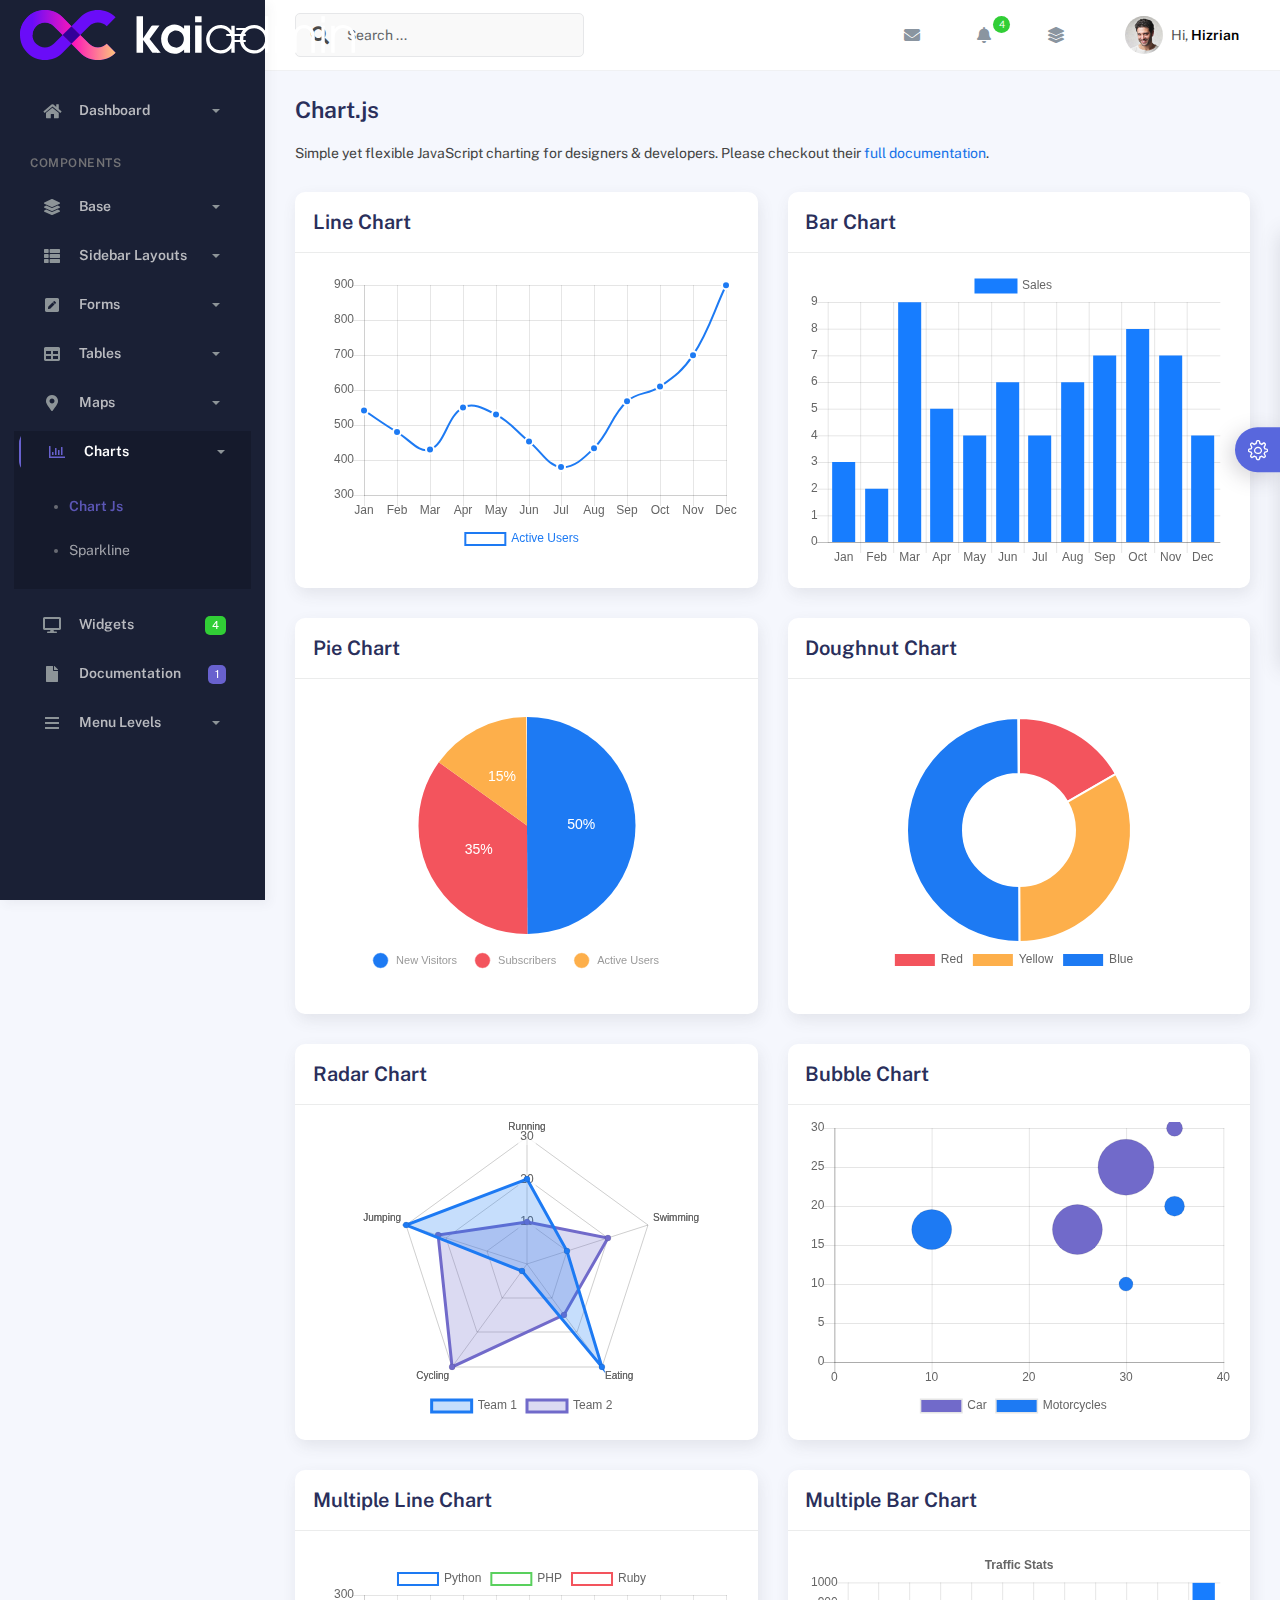
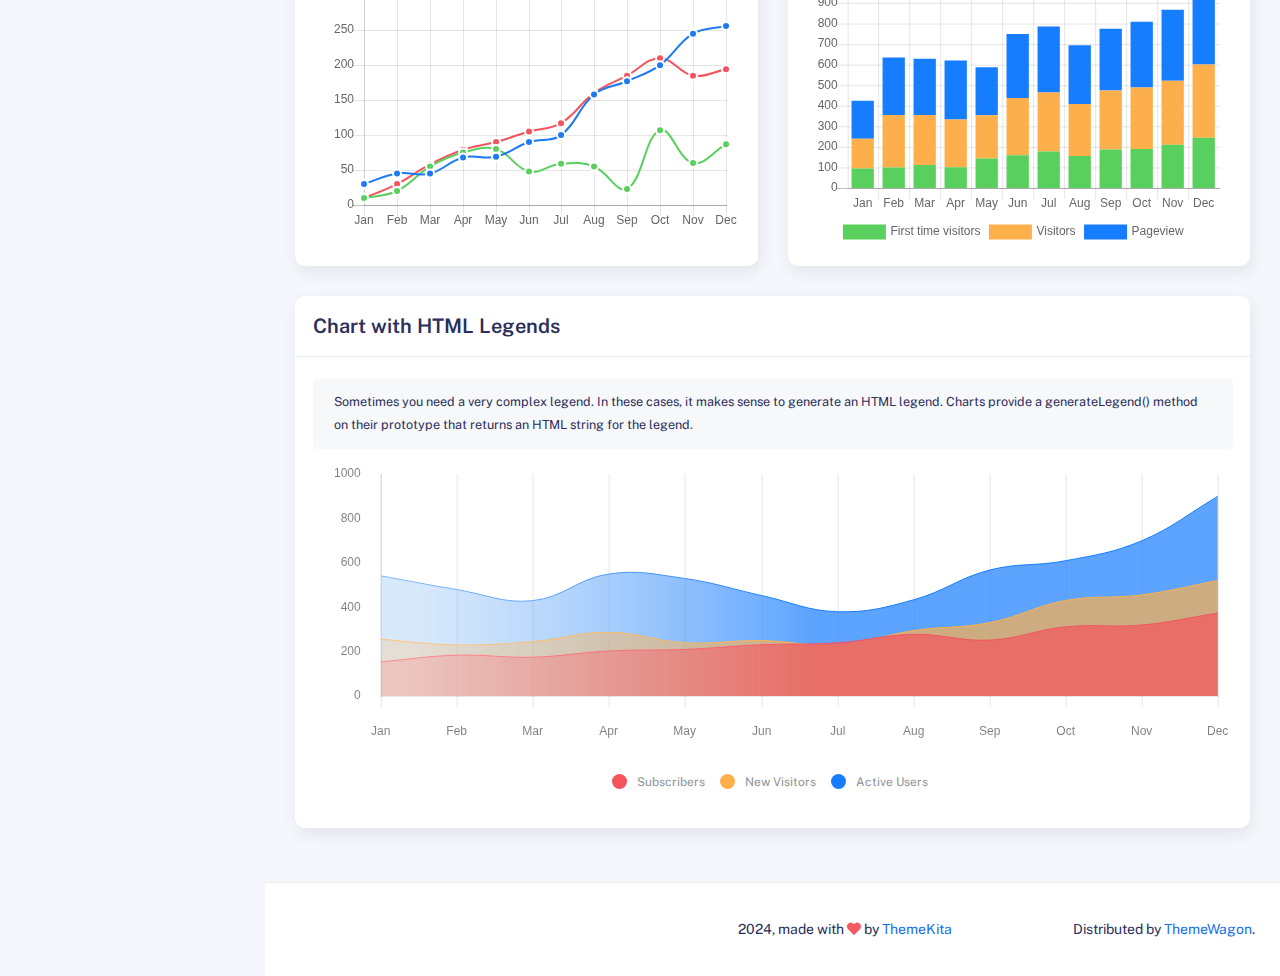
<file: charts/charts.html>
<!DOCTYPE html>
<html lang="en">
  <head>
    <meta http-equiv="X-UA-Compatible" content="IE=edge" />
    <title>Charts - Kaiadmin Bootstrap 5 Admin Dashboard</title>
    <meta
      content="width=device-width, initial-scale=1.0, shrink-to-fit=no"
      name="viewport"
    />
    <link
      rel="icon"
      href="../assets/img/kaiadmin/favicon.ico"
      type="image/x-icon"
    />

    <!-- Fonts and icons -->
    <script src="../assets/js/plugin/webfont/webfont.min.js"></script>
    <script>
      WebFont.load({
        google: { families: ["Public Sans:300,400,500,600,700"] },
        custom: {
          families: [
            "Font Awesome 5 Solid",
            "Font Awesome 5 Regular",
            "Font Awesome 5 Brands",
            "simple-line-icons",
          ],
          urls: ["../assets/css/fonts.min.css"],
        },
        active: function () {
          sessionStorage.fonts = true;
        },
      });
    </script>

    <!-- CSS Files -->
    <link rel="stylesheet" href="../assets/css/bootstrap.min.css" />
    <link rel="stylesheet" href="../assets/css/plugins.min.css" />
    <link rel="stylesheet" href="../assets/css/kaiadmin.min.css" />

    <!-- CSS Just for demo purpose, don't include it in your project -->
    <link rel="stylesheet" href="../assets/css/demo.css" />
  </head>
  <body>
    <div class="wrapper">
      <!-- Sidebar -->
      <div class="sidebar" data-background-color="dark">
        <div class="sidebar-logo">
          <!-- Logo Header -->
          <div class="logo-header" data-background-color="dark">
            <a href="../index.html" class="logo">
              <img
                src="../assets/img/kaiadmin/logo_light.svg"
                alt="navbar brand"
                class="navbar-brand"
                height="20"
              />
            </a>
            <div class="nav-toggle">
              <button class="btn btn-toggle toggle-sidebar">
                <i class="gg-menu-right"></i>
              </button>
              <button class="btn btn-toggle sidenav-toggler">
                <i class="gg-menu-left"></i>
              </button>
            </div>
            <button class="topbar-toggler more">
              <i class="gg-more-vertical-alt"></i>
            </button>
          </div>
          <!-- End Logo Header -->
        </div>
        <div class="sidebar-wrapper scrollbar scrollbar-inner">
          <div class="sidebar-content">
            <ul class="nav nav-secondary">
              <li class="nav-item">
                <a
                  data-bs-toggle="collapse"
                  href="#dashboard"
                  class="collapsed"
                  aria-expanded="false"
                >
                  <i class="fas fa-home"></i>
                  <p>Dashboard</p>
                  <span class="caret"></span>
                </a>
                <div class="collapse" id="dashboard">
                  <ul class="nav nav-collapse">
                    <li>
                      <a href="../../demo1/index.html">
                        <span class="sub-item">Dashboard 1</span>
                      </a>
                    </li>
                  </ul>
                </div>
              </li>
              <li class="nav-section">
                <span class="sidebar-mini-icon">
                  <i class="fa fa-ellipsis-h"></i>
                </span>
                <h4 class="text-section">Components</h4>
              </li>
              <li class="nav-item">
                <a data-bs-toggle="collapse" href="#base">
                  <i class="fas fa-layer-group"></i>
                  <p>Base</p>
                  <span class="caret"></span>
                </a>
                <div class="collapse" id="base">
                  <ul class="nav nav-collapse">
                    <li>
                      <a href="../components/avatars.html">
                        <span class="sub-item">Avatars</span>
                      </a>
                    </li>
                    <li>
                      <a href="../components/buttons.html">
                        <span class="sub-item">Buttons</span>
                      </a>
                    </li>
                    <li>
                      <a href="../components/gridsystem.html">
                        <span class="sub-item">Grid System</span>
                      </a>
                    </li>
                    <li>
                      <a href="../components/panels.html">
                        <span class="sub-item">Panels</span>
                      </a>
                    </li>
                    <li>
                      <a href="../components/notifications.html">
                        <span class="sub-item">Notifications</span>
                      </a>
                    </li>
                    <li>
                      <a href="../components/sweetalert.html">
                        <span class="sub-item">Sweet Alert</span>
                      </a>
                    </li>
                    <li>
                      <a href="../components/font-awesome-icons.html">
                        <span class="sub-item">Font Awesome Icons</span>
                      </a>
                    </li>
                    <li>
                      <a href="../components/simple-line-icons.html">
                        <span class="sub-item">Simple Line Icons</span>
                      </a>
                    </li>
                    <li>
                      <a href="../components/typography.html">
                        <span class="sub-item">Typography</span>
                      </a>
                    </li>
                  </ul>
                </div>
              </li>
              <li class="nav-item">
                <a data-bs-toggle="collapse" href="#sidebarLayouts">
                  <i class="fas fa-th-list"></i>
                  <p>Sidebar Layouts</p>
                  <span class="caret"></span>
                </a>
                <div class="collapse" id="sidebarLayouts">
                  <ul class="nav nav-collapse">
                    <li>
                      <a href="../sidebar-style-2.html">
                        <span class="sub-item">Sidebar Style 2</span>
                      </a>
                    </li>
                    <li>
                      <a href="../icon-menu.html">
                        <span class="sub-item">Icon Menu</span>
                      </a>
                    </li>
                  </ul>
                </div>
              </li>
              <li class="nav-item">
                <a data-bs-toggle="collapse" href="#forms">
                  <i class="fas fa-pen-square"></i>
                  <p>Forms</p>
                  <span class="caret"></span>
                </a>
                <div class="collapse" id="forms">
                  <ul class="nav nav-collapse">
                    <li>
                      <a href="../forms/forms.html">
                        <span class="sub-item">Basic Form</span>
                      </a>
                    </li>
                  </ul>
                </div>
              </li>
              <li class="nav-item">
                <a data-bs-toggle="collapse" href="#tables">
                  <i class="fas fa-table"></i>
                  <p>Tables</p>
                  <span class="caret"></span>
                </a>
                <div class="collapse" id="tables">
                  <ul class="nav nav-collapse">
                    <li>
                      <a href="../tables/tables.html">
                        <span class="sub-item">Basic Table</span>
                      </a>
                    </li>
                    <li>
                      <a href="../tables/datatables.html">
                        <span class="sub-item">Datatables</span>
                      </a>
                    </li>
                  </ul>
                </div>
              </li>
              <li class="nav-item">
                <a data-bs-toggle="collapse" href="#maps">
                  <i class="fas fa-map-marker-alt"></i>
                  <p>Maps</p>
                  <span class="caret"></span>
                </a>
                <div class="collapse" id="maps">
                  <ul class="nav nav-collapse">
                    <li>
                      <a href="../maps/googlemaps.html">
                        <span class="sub-item">Google Maps</span>
                      </a>
                    </li>
                    <li>
                      <a href="../maps/jsvectormap.html">
                        <span class="sub-item">Jsvectormap</span>
                      </a>
                    </li>
                  </ul>
                </div>
              </li>
              <li class="nav-item active submenu">
                <a data-bs-toggle="collapse" href="#charts">
                  <i class="far fa-chart-bar"></i>
                  <p>Charts</p>
                  <span class="caret"></span>
                </a>
                <div class="collapse show" id="charts">
                  <ul class="nav nav-collapse">
                    <li class="active">
                      <a href="../charts/charts.html">
                        <span class="sub-item">Chart Js</span>
                      </a>
                    </li>
                    <li>
                      <a href="../charts/sparkline.html">
                        <span class="sub-item">Sparkline</span>
                      </a>
                    </li>
                  </ul>
                </div>
              </li>
              <li class="nav-item">
                <a href="../widgets.html">
                  <i class="fas fa-desktop"></i>
                  <p>Widgets</p>
                  <span class="badge badge-success">4</span>
                </a>
              </li>
              <li class="nav-item">
                <a href="../../../documentation/index.html">
                  <i class="fas fa-file"></i>
                  <p>Documentation</p>
                  <span class="badge badge-secondary">1</span>
                </a>
              </li>
              <li class="nav-item">
                <a data-bs-toggle="collapse" href="#submenu">
                  <i class="fas fa-bars"></i>
                  <p>Menu Levels</p>
                  <span class="caret"></span>
                </a>
                <div class="collapse" id="submenu">
                  <ul class="nav nav-collapse">
                    <li>
                      <a data-bs-toggle="collapse" href="#subnav1">
                        <span class="sub-item">Level 1</span>
                        <span class="caret"></span>
                      </a>
                      <div class="collapse" id="subnav1">
                        <ul class="nav nav-collapse subnav">
                          <li>
                            <a href="#">
                              <span class="sub-item">Level 2</span>
                            </a>
                          </li>
                          <li>
                            <a href="#">
                              <span class="sub-item">Level 2</span>
                            </a>
                          </li>
                        </ul>
                      </div>
                    </li>
                    <li>
                      <a data-bs-toggle="collapse" href="#subnav2">
                        <span class="sub-item">Level 1</span>
                        <span class="caret"></span>
                      </a>
                      <div class="collapse" id="subnav2">
                        <ul class="nav nav-collapse subnav">
                          <li>
                            <a href="#">
                              <span class="sub-item">Level 2</span>
                            </a>
                          </li>
                        </ul>
                      </div>
                    </li>
                    <li>
                      <a href="#">
                        <span class="sub-item">Level 1</span>
                      </a>
                    </li>
                  </ul>
                </div>
              </li>
            </ul>
          </div>
        </div>
      </div>
      <!-- End Sidebar -->

      <div class="main-panel">
        <div class="main-header">
          <div class="main-header-logo">
            <!-- Logo Header -->
            <div class="logo-header" data-background-color="dark">
              <a href="../index.html" class="logo">
                <img
                  src="../assets/img/kaiadmin/logo_light.svg"
                  alt="navbar brand"
                  class="navbar-brand"
                  height="20"
                />
              </a>
              <div class="nav-toggle">
                <button class="btn btn-toggle toggle-sidebar">
                  <i class="gg-menu-right"></i>
                </button>
                <button class="btn btn-toggle sidenav-toggler">
                  <i class="gg-menu-left"></i>
                </button>
              </div>
              <button class="topbar-toggler more">
                <i class="gg-more-vertical-alt"></i>
              </button>
            </div>
            <!-- End Logo Header -->
          </div>
          <!-- Navbar Header -->
          <nav
            class="navbar navbar-header navbar-header-transparent navbar-expand-lg border-bottom"
          >
            <div class="container-fluid">
              <nav
                class="navbar navbar-header-left navbar-expand-lg navbar-form nav-search p-0 d-none d-lg-flex"
              >
                <div class="input-group">
                  <div class="input-group-prepend">
                    <button type="submit" class="btn btn-search pe-1">
                      <i class="fa fa-search search-icon"></i>
                    </button>
                  </div>
                  <input
                    type="text"
                    placeholder="Search ..."
                    class="form-control"
                  />
                </div>
              </nav>

              <ul class="navbar-nav topbar-nav ms-md-auto align-items-center">
                <li
                  class="nav-item topbar-icon dropdown hidden-caret d-flex d-lg-none"
                >
                  <a
                    class="nav-link dropdown-toggle"
                    data-bs-toggle="dropdown"
                    href="#"
                    role="button"
                    aria-expanded="false"
                    aria-haspopup="true"
                  >
                    <i class="fa fa-search"></i>
                  </a>
                  <ul class="dropdown-menu dropdown-search animated fadeIn">
                    <form class="navbar-left navbar-form nav-search">
                      <div class="input-group">
                        <input
                          type="text"
                          placeholder="Search ..."
                          class="form-control"
                        />
                      </div>
                    </form>
                  </ul>
                </li>
                <li class="nav-item topbar-icon dropdown hidden-caret">
                  <a
                    class="nav-link dropdown-toggle"
                    href="#"
                    id="messageDropdown"
                    role="button"
                    data-bs-toggle="dropdown"
                    aria-haspopup="true"
                    aria-expanded="false"
                  >
                    <i class="fa fa-envelope"></i>
                  </a>
                  <ul
                    class="dropdown-menu messages-notif-box animated fadeIn"
                    aria-labelledby="messageDropdown"
                  >
                    <li>
                      <div
                        class="dropdown-title d-flex justify-content-between align-items-center"
                      >
                        Messages
                        <a href="#" class="small">Mark all as read</a>
                      </div>
                    </li>
                    <li>
                      <div class="message-notif-scroll scrollbar-outer">
                        <div class="notif-center">
                          <a href="#">
                            <div class="notif-img">
                              <img
                                src="../assets/img/jm_denis.jpg"
                                alt="Img Profile"
                              />
                            </div>
                            <div class="notif-content">
                              <span class="subject">Jimmy Denis</span>
                              <span class="block"> How are you ? </span>
                              <span class="time">5 minutes ago</span>
                            </div>
                          </a>
                          <a href="#">
                            <div class="notif-img">
                              <img
                                src="../assets/img/chadengle.jpg"
                                alt="Img Profile"
                              />
                            </div>
                            <div class="notif-content">
                              <span class="subject">Chad</span>
                              <span class="block"> Ok, Thanks ! </span>
                              <span class="time">12 minutes ago</span>
                            </div>
                          </a>
                          <a href="#">
                            <div class="notif-img">
                              <img
                                src="../assets/img/mlane.jpg"
                                alt="Img Profile"
                              />
                            </div>
                            <div class="notif-content">
                              <span class="subject">Jhon Doe</span>
                              <span class="block">
                                Ready for the meeting today...
                              </span>
                              <span class="time">12 minutes ago</span>
                            </div>
                          </a>
                          <a href="#">
                            <div class="notif-img">
                              <img
                                src="../assets/img/talha.jpg"
                                alt="Img Profile"
                              />
                            </div>
                            <div class="notif-content">
                              <span class="subject">Talha</span>
                              <span class="block"> Hi, Apa Kabar ? </span>
                              <span class="time">17 minutes ago</span>
                            </div>
                          </a>
                        </div>
                      </div>
                    </li>
                    <li>
                      <a class="see-all" href="javascript:void(0);"
                        >See all messages<i class="fa fa-angle-right"></i>
                      </a>
                    </li>
                  </ul>
                </li>
                <li class="nav-item topbar-icon dropdown hidden-caret">
                  <a
                    class="nav-link dropdown-toggle"
                    href="#"
                    id="notifDropdown"
                    role="button"
                    data-bs-toggle="dropdown"
                    aria-haspopup="true"
                    aria-expanded="false"
                  >
                    <i class="fa fa-bell"></i>
                    <span class="notification">4</span>
                  </a>
                  <ul
                    class="dropdown-menu notif-box animated fadeIn"
                    aria-labelledby="notifDropdown"
                  >
                    <li>
                      <div class="dropdown-title">
                        You have 4 new notification
                      </div>
                    </li>
                    <li>
                      <div class="notif-scroll scrollbar-outer">
                        <div class="notif-center">
                          <a href="#">
                            <div class="notif-icon notif-primary">
                              <i class="fa fa-user-plus"></i>
                            </div>
                            <div class="notif-content">
                              <span class="block"> New user registered </span>
                              <span class="time">5 minutes ago</span>
                            </div>
                          </a>
                          <a href="#">
                            <div class="notif-icon notif-success">
                              <i class="fa fa-comment"></i>
                            </div>
                            <div class="notif-content">
                              <span class="block">
                                Rahmad commented on Admin
                              </span>
                              <span class="time">12 minutes ago</span>
                            </div>
                          </a>
                          <a href="#">
                            <div class="notif-img">
                              <img
                                src="../assets/img/profile2.jpg"
                                alt="Img Profile"
                              />
                            </div>
                            <div class="notif-content">
                              <span class="block">
                                Reza send messages to you
                              </span>
                              <span class="time">12 minutes ago</span>
                            </div>
                          </a>
                          <a href="#">
                            <div class="notif-icon notif-danger">
                              <i class="fa fa-heart"></i>
                            </div>
                            <div class="notif-content">
                              <span class="block"> Farrah liked Admin </span>
                              <span class="time">17 minutes ago</span>
                            </div>
                          </a>
                        </div>
                      </div>
                    </li>
                    <li>
                      <a class="see-all" href="javascript:void(0);"
                        >See all notifications<i class="fa fa-angle-right"></i>
                      </a>
                    </li>
                  </ul>
                </li>
                <li class="nav-item topbar-icon dropdown hidden-caret">
                  <a
                    class="nav-link"
                    data-bs-toggle="dropdown"
                    href="#"
                    aria-expanded="false"
                  >
                    <i class="fas fa-layer-group"></i>
                  </a>
                  <div class="dropdown-menu quick-actions animated fadeIn">
                    <div class="quick-actions-header">
                      <span class="title mb-1">Quick Actions</span>
                      <span class="subtitle op-7">Shortcuts</span>
                    </div>
                    <div class="quick-actions-scroll scrollbar-outer">
                      <div class="quick-actions-items">
                        <div class="row m-0">
                          <a class="col-6 col-md-4 p-0" href="#">
                            <div class="quick-actions-item">
                              <div class="avatar-item bg-danger rounded-circle">
                                <i class="far fa-calendar-alt"></i>
                              </div>
                              <span class="text">Calendar</span>
                            </div>
                          </a>
                          <a class="col-6 col-md-4 p-0" href="#">
                            <div class="quick-actions-item">
                              <div
                                class="avatar-item bg-warning rounded-circle"
                              >
                                <i class="fas fa-map"></i>
                              </div>
                              <span class="text">Maps</span>
                            </div>
                          </a>
                          <a class="col-6 col-md-4 p-0" href="#">
                            <div class="quick-actions-item">
                              <div class="avatar-item bg-info rounded-circle">
                                <i class="fas fa-file-excel"></i>
                              </div>
                              <span class="text">Reports</span>
                            </div>
                          </a>
                          <a class="col-6 col-md-4 p-0" href="#">
                            <div class="quick-actions-item">
                              <div
                                class="avatar-item bg-success rounded-circle"
                              >
                                <i class="fas fa-envelope"></i>
                              </div>
                              <span class="text">Emails</span>
                            </div>
                          </a>
                          <a class="col-6 col-md-4 p-0" href="#">
                            <div class="quick-actions-item">
                              <div
                                class="avatar-item bg-primary rounded-circle"
                              >
                                <i class="fas fa-file-invoice-dollar"></i>
                              </div>
                              <span class="text">Invoice</span>
                            </div>
                          </a>
                          <a class="col-6 col-md-4 p-0" href="#">
                            <div class="quick-actions-item">
                              <div
                                class="avatar-item bg-secondary rounded-circle"
                              >
                                <i class="fas fa-credit-card"></i>
                              </div>
                              <span class="text">Payments</span>
                            </div>
                          </a>
                        </div>
                      </div>
                    </div>
                  </div>
                </li>

                <li class="nav-item topbar-user dropdown hidden-caret">
                  <a
                    class="dropdown-toggle profile-pic"
                    data-bs-toggle="dropdown"
                    href="#"
                    aria-expanded="false"
                  >
                    <div class="avatar-sm">
                      <img
                        src="../assets/img/profile.jpg"
                        alt="..."
                        class="avatar-img rounded-circle"
                      />
                    </div>
                    <span class="profile-username">
                      <span class="op-7">Hi,</span>
                      <span class="fw-bold">Hizrian</span>
                    </span>
                  </a>
                  <ul class="dropdown-menu dropdown-user animated fadeIn">
                    <div class="dropdown-user-scroll scrollbar-outer">
                      <li>
                        <div class="user-box">
                          <div class="avatar-lg">
                            <img
                              src="../assets/img/profile.jpg"
                              alt="image profile"
                              class="avatar-img rounded"
                            />
                          </div>
                          <div class="u-text">
                            <h4>Hizrian</h4>
                            <p class="text-muted">hello@example.com</p>
                            <a
                              href="profile.html"
                              class="btn btn-xs btn-secondary btn-sm"
                              >View Profile</a
                            >
                          </div>
                        </div>
                      </li>
                      <li>
                        <div class="dropdown-divider"></div>
                        <a class="dropdown-item" href="#">My Profile</a>
                        <a class="dropdown-item" href="#">My Balance</a>
                        <a class="dropdown-item" href="#">Inbox</a>
                        <div class="dropdown-divider"></div>
                        <a class="dropdown-item" href="#">Account Setting</a>
                        <div class="dropdown-divider"></div>
                        <a class="dropdown-item" href="#">Logout</a>
                      </li>
                    </div>
                  </ul>
                </li>
              </ul>
            </div>
          </nav>
          <!-- End Navbar -->
        </div>

        <div class="container">
          <div class="page-inner">
            <h3 class="fw-bold mb-3">Chart.js</h3>
            <div class="page-category">
              Simple yet flexible JavaScript charting for designers &
              developers. Please checkout their
              <a href="http://www.chartjs.org/" target="_blank"
                >full documentation</a
              >.
            </div>
            <div class="row">
              <div class="col-md-6">
                <div class="card">
                  <div class="card-header">
                    <div class="card-title">Line Chart</div>
                  </div>
                  <div class="card-body">
                    <div class="chart-container">
                      <canvas id="lineChart"></canvas>
                    </div>
                  </div>
                </div>
              </div>
              <div class="col-md-6">
                <div class="card">
                  <div class="card-header">
                    <div class="card-title">Bar Chart</div>
                  </div>
                  <div class="card-body">
                    <div class="chart-container">
                      <canvas id="barChart"></canvas>
                    </div>
                  </div>
                </div>
              </div>
              <div class="col-md-6">
                <div class="card">
                  <div class="card-header">
                    <div class="card-title">Pie Chart</div>
                  </div>
                  <div class="card-body">
                    <div class="chart-container">
                      <canvas
                        id="pieChart"
                        style="width: 50%; height: 50%"
                      ></canvas>
                    </div>
                  </div>
                </div>
              </div>
              <div class="col-md-6">
                <div class="card">
                  <div class="card-header">
                    <div class="card-title">Doughnut Chart</div>
                  </div>
                  <div class="card-body">
                    <div class="chart-container">
                      <canvas
                        id="doughnutChart"
                        style="width: 50%; height: 50%"
                      ></canvas>
                    </div>
                  </div>
                </div>
              </div>
              <div class="col-md-6">
                <div class="card">
                  <div class="card-header">
                    <div class="card-title">Radar Chart</div>
                  </div>
                  <div class="card-body">
                    <div class="chart-container">
                      <canvas id="radarChart"></canvas>
                    </div>
                  </div>
                </div>
              </div>
              <div class="col-md-6">
                <div class="card">
                  <div class="card-header">
                    <div class="card-title">Bubble Chart</div>
                  </div>
                  <div class="card-body">
                    <div class="chart-container">
                      <canvas id="bubbleChart"></canvas>
                    </div>
                  </div>
                </div>
              </div>
              <div class="col-md-6">
                <div class="card">
                  <div class="card-header">
                    <div class="card-title">Multiple Line Chart</div>
                  </div>
                  <div class="card-body">
                    <div class="chart-container">
                      <canvas id="multipleLineChart"></canvas>
                    </div>
                  </div>
                </div>
              </div>
              <div class="col-md-6">
                <div class="card">
                  <div class="card-header">
                    <div class="card-title">Multiple Bar Chart</div>
                  </div>
                  <div class="card-body">
                    <div class="chart-container">
                      <canvas id="multipleBarChart"></canvas>
                    </div>
                  </div>
                </div>
              </div>
              <div class="col-md-12">
                <div class="card">
                  <div class="card-header">
                    <div class="card-title">Chart with HTML Legends</div>
                  </div>
                  <div class="card-body">
                    <div class="card-sub">
                      Sometimes you need a very complex legend. In these cases,
                      it makes sense to generate an HTML legend. Charts provide
                      a generateLegend() method on their prototype that returns
                      an HTML string for the legend.
                    </div>
                    <div class="chart-container">
                      <canvas id="htmlLegendsChart"></canvas>
                    </div>
                    <div id="myChartLegend"></div>
                  </div>
                </div>
              </div>
            </div>
          </div>
        </div>

        <footer class="footer">
          <div class="container-fluid d-flex justify-content-between">
            <nav class="pull-left">
              <ul class="nav">
                <li class="nav-item">
                  <a class="nav-link" href="http://www.themekita.com">
                    ThemeKita
                  </a>
                </li>
                <li class="nav-item">
                  <a class="nav-link" href="#"> Help </a>
                </li>
                <li class="nav-item">
                  <a class="nav-link" href="#"> Licenses </a>
                </li>
              </ul>
            </nav>
            <div class="copyright">
              2024, made with <i class="fa fa-heart heart text-danger"></i> by
              <a href="http://www.themekita.com">ThemeKita</a>
            </div>
            <div>
              Distributed by
              <a target="_blank" href="https://themewagon.com/">ThemeWagon</a>.
            </div>
          </div>
        </footer>
      </div>

      <!-- Custom template | don't include it in your project! -->
      <div class="custom-template">
        <div class="title">Settings</div>
        <div class="custom-content">
          <div class="switcher">
            <div class="switch-block">
              <h4>Logo Header</h4>
              <div class="btnSwitch">
                <button
                  type="button"
                  class="selected changeLogoHeaderColor"
                  data-color="dark"
                ></button>
                <button
                  type="button"
                  class="selected changeLogoHeaderColor"
                  data-color="blue"
                ></button>
                <button
                  type="button"
                  class="changeLogoHeaderColor"
                  data-color="purple"
                ></button>
                <button
                  type="button"
                  class="changeLogoHeaderColor"
                  data-color="light-blue"
                ></button>
                <button
                  type="button"
                  class="changeLogoHeaderColor"
                  data-color="green"
                ></button>
                <button
                  type="button"
                  class="changeLogoHeaderColor"
                  data-color="orange"
                ></button>
                <button
                  type="button"
                  class="changeLogoHeaderColor"
                  data-color="red"
                ></button>
                <button
                  type="button"
                  class="changeLogoHeaderColor"
                  data-color="white"
                ></button>
                <br />
                <button
                  type="button"
                  class="changeLogoHeaderColor"
                  data-color="dark2"
                ></button>
                <button
                  type="button"
                  class="changeLogoHeaderColor"
                  data-color="blue2"
                ></button>
                <button
                  type="button"
                  class="changeLogoHeaderColor"
                  data-color="purple2"
                ></button>
                <button
                  type="button"
                  class="changeLogoHeaderColor"
                  data-color="light-blue2"
                ></button>
                <button
                  type="button"
                  class="changeLogoHeaderColor"
                  data-color="green2"
                ></button>
                <button
                  type="button"
                  class="changeLogoHeaderColor"
                  data-color="orange2"
                ></button>
                <button
                  type="button"
                  class="changeLogoHeaderColor"
                  data-color="red2"
                ></button>
              </div>
            </div>
            <div class="switch-block">
              <h4>Navbar Header</h4>
              <div class="btnSwitch">
                <button
                  type="button"
                  class="changeTopBarColor"
                  data-color="dark"
                ></button>
                <button
                  type="button"
                  class="changeTopBarColor"
                  data-color="blue"
                ></button>
                <button
                  type="button"
                  class="changeTopBarColor"
                  data-color="purple"
                ></button>
                <button
                  type="button"
                  class="changeTopBarColor"
                  data-color="light-blue"
                ></button>
                <button
                  type="button"
                  class="changeTopBarColor"
                  data-color="green"
                ></button>
                <button
                  type="button"
                  class="changeTopBarColor"
                  data-color="orange"
                ></button>
                <button
                  type="button"
                  class="changeTopBarColor"
                  data-color="red"
                ></button>
                <button
                  type="button"
                  class="changeTopBarColor"
                  data-color="white"
                ></button>
                <br />
                <button
                  type="button"
                  class="changeTopBarColor"
                  data-color="dark2"
                ></button>
                <button
                  type="button"
                  class="selected changeTopBarColor"
                  data-color="blue2"
                ></button>
                <button
                  type="button"
                  class="changeTopBarColor"
                  data-color="purple2"
                ></button>
                <button
                  type="button"
                  class="changeTopBarColor"
                  data-color="light-blue2"
                ></button>
                <button
                  type="button"
                  class="changeTopBarColor"
                  data-color="green2"
                ></button>
                <button
                  type="button"
                  class="changeTopBarColor"
                  data-color="orange2"
                ></button>
                <button
                  type="button"
                  class="changeTopBarColor"
                  data-color="red2"
                ></button>
              </div>
            </div>
            <div class="switch-block">
              <h4>Sidebar</h4>
              <div class="btnSwitch">
                <button
                  type="button"
                  class="selected changeSideBarColor"
                  data-color="white"
                ></button>
                <button
                  type="button"
                  class="changeSideBarColor"
                  data-color="dark"
                ></button>
                <button
                  type="button"
                  class="changeSideBarColor"
                  data-color="dark2"
                ></button>
              </div>
            </div>
          </div>
        </div>
        <div class="custom-toggle">
          <i class="icon-settings"></i>
        </div>
      </div>
      <!-- End Custom template -->
    </div>
    <!--   Core JS Files   -->
    <script src="../assets/js/core/jquery-3.7.1.min.js"></script>
    <script src="../assets/js/core/popper.min.js"></script>
    <script src="../assets/js/core/bootstrap.min.js"></script>
    <!-- Chart JS -->
    <script src="../assets/js/plugin/chart.js/chart.min.js"></script>
    <!-- jQuery Scrollbar -->
    <script src="../assets/js/plugin/jquery-scrollbar/jquery.scrollbar.min.js"></script>
    <!-- Kaiadmin JS -->
    <script src="../assets/js/kaiadmin.min.js"></script>
    <!-- Kaiadmin DEMO methods, don't include it in your project! -->
    <script src="../assets/js/setting-demo2.js"></script>
    <script>
      var lineChart = document.getElementById("lineChart").getContext("2d"),
        barChart = document.getElementById("barChart").getContext("2d"),
        pieChart = document.getElementById("pieChart").getContext("2d"),
        doughnutChart = document
          .getElementById("doughnutChart")
          .getContext("2d"),
        radarChart = document.getElementById("radarChart").getContext("2d"),
        bubbleChart = document.getElementById("bubbleChart").getContext("2d"),
        multipleLineChart = document
          .getElementById("multipleLineChart")
          .getContext("2d"),
        multipleBarChart = document
          .getElementById("multipleBarChart")
          .getContext("2d"),
        htmlLegendsChart = document
          .getElementById("htmlLegendsChart")
          .getContext("2d");

      var myLineChart = new Chart(lineChart, {
        type: "line",
        data: {
          labels: [
            "Jan",
            "Feb",
            "Mar",
            "Apr",
            "May",
            "Jun",
            "Jul",
            "Aug",
            "Sep",
            "Oct",
            "Nov",
            "Dec",
          ],
          datasets: [
            {
              label: "Active Users",
              borderColor: "#1d7af3",
              pointBorderColor: "#FFF",
              pointBackgroundColor: "#1d7af3",
              pointBorderWidth: 2,
              pointHoverRadius: 4,
              pointHoverBorderWidth: 1,
              pointRadius: 4,
              backgroundColor: "transparent",
              fill: true,
              borderWidth: 2,
              data: [
                542, 480, 430, 550, 530, 453, 380, 434, 568, 610, 700, 900,
              ],
            },
          ],
        },
        options: {
          responsive: true,
          maintainAspectRatio: false,
          legend: {
            position: "bottom",
            labels: {
              padding: 10,
              fontColor: "#1d7af3",
            },
          },
          tooltips: {
            bodySpacing: 4,
            mode: "nearest",
            intersect: 0,
            position: "nearest",
            xPadding: 10,
            yPadding: 10,
            caretPadding: 10,
          },
          layout: {
            padding: { left: 15, right: 15, top: 15, bottom: 15 },
          },
        },
      });

      var myBarChart = new Chart(barChart, {
        type: "bar",
        data: {
          labels: [
            "Jan",
            "Feb",
            "Mar",
            "Apr",
            "May",
            "Jun",
            "Jul",
            "Aug",
            "Sep",
            "Oct",
            "Nov",
            "Dec",
          ],
          datasets: [
            {
              label: "Sales",
              backgroundColor: "rgb(23, 125, 255)",
              borderColor: "rgb(23, 125, 255)",
              data: [3, 2, 9, 5, 4, 6, 4, 6, 7, 8, 7, 4],
            },
          ],
        },
        options: {
          responsive: true,
          maintainAspectRatio: false,
          scales: {
            yAxes: [
              {
                ticks: {
                  beginAtZero: true,
                },
              },
            ],
          },
        },
      });

      var myPieChart = new Chart(pieChart, {
        type: "pie",
        data: {
          datasets: [
            {
              data: [50, 35, 15],
              backgroundColor: ["#1d7af3", "#f3545d", "#fdaf4b"],
              borderWidth: 0,
            },
          ],
          labels: ["New Visitors", "Subscribers", "Active Users"],
        },
        options: {
          responsive: true,
          maintainAspectRatio: false,
          legend: {
            position: "bottom",
            labels: {
              fontColor: "rgb(154, 154, 154)",
              fontSize: 11,
              usePointStyle: true,
              padding: 20,
            },
          },
          pieceLabel: {
            render: "percentage",
            fontColor: "white",
            fontSize: 14,
          },
          tooltips: false,
          layout: {
            padding: {
              left: 20,
              right: 20,
              top: 20,
              bottom: 20,
            },
          },
        },
      });

      var myDoughnutChart = new Chart(doughnutChart, {
        type: "doughnut",
        data: {
          datasets: [
            {
              data: [10, 20, 30],
              backgroundColor: ["#f3545d", "#fdaf4b", "#1d7af3"],
            },
          ],

          labels: ["Red", "Yellow", "Blue"],
        },
        options: {
          responsive: true,
          maintainAspectRatio: false,
          legend: {
            position: "bottom",
          },
          layout: {
            padding: {
              left: 20,
              right: 20,
              top: 20,
              bottom: 20,
            },
          },
        },
      });

      var myRadarChart = new Chart(radarChart, {
        type: "radar",
        data: {
          labels: ["Running", "Swimming", "Eating", "Cycling", "Jumping"],
          datasets: [
            {
              data: [20, 10, 30, 2, 30],
              borderColor: "#1d7af3",
              backgroundColor: "rgba(29, 122, 243, 0.25)",
              pointBackgroundColor: "#1d7af3",
              pointHoverRadius: 4,
              pointRadius: 3,
              label: "Team 1",
            },
            {
              data: [10, 20, 15, 30, 22],
              borderColor: "#716aca",
              backgroundColor: "rgba(113, 106, 202, 0.25)",
              pointBackgroundColor: "#716aca",
              pointHoverRadius: 4,
              pointRadius: 3,
              label: "Team 2",
            },
          ],
        },
        options: {
          responsive: true,
          maintainAspectRatio: false,
          legend: {
            position: "bottom",
          },
        },
      });

      var myBubbleChart = new Chart(bubbleChart, {
        type: "bubble",
        data: {
          datasets: [
            {
              label: "Car",
              data: [
                { x: 25, y: 17, r: 25 },
                { x: 30, y: 25, r: 28 },
                { x: 35, y: 30, r: 8 },
              ],
              backgroundColor: "#716aca",
            },
            {
              label: "Motorcycles",
              data: [
                { x: 10, y: 17, r: 20 },
                { x: 30, y: 10, r: 7 },
                { x: 35, y: 20, r: 10 },
              ],
              backgroundColor: "#1d7af3",
            },
          ],
        },
        options: {
          responsive: true,
          maintainAspectRatio: false,
          legend: {
            position: "bottom",
          },
          scales: {
            yAxes: [
              {
                ticks: {
                  beginAtZero: true,
                },
              },
            ],
            xAxes: [
              {
                ticks: {
                  beginAtZero: true,
                },
              },
            ],
          },
        },
      });

      var myMultipleLineChart = new Chart(multipleLineChart, {
        type: "line",
        data: {
          labels: [
            "Jan",
            "Feb",
            "Mar",
            "Apr",
            "May",
            "Jun",
            "Jul",
            "Aug",
            "Sep",
            "Oct",
            "Nov",
            "Dec",
          ],
          datasets: [
            {
              label: "Python",
              borderColor: "#1d7af3",
              pointBorderColor: "#FFF",
              pointBackgroundColor: "#1d7af3",
              pointBorderWidth: 2,
              pointHoverRadius: 4,
              pointHoverBorderWidth: 1,
              pointRadius: 4,
              backgroundColor: "transparent",
              fill: true,
              borderWidth: 2,
              data: [30, 45, 45, 68, 69, 90, 100, 158, 177, 200, 245, 256],
            },
            {
              label: "PHP",
              borderColor: "#59d05d",
              pointBorderColor: "#FFF",
              pointBackgroundColor: "#59d05d",
              pointBorderWidth: 2,
              pointHoverRadius: 4,
              pointHoverBorderWidth: 1,
              pointRadius: 4,
              backgroundColor: "transparent",
              fill: true,
              borderWidth: 2,
              data: [10, 20, 55, 75, 80, 48, 59, 55, 23, 107, 60, 87],
            },
            {
              label: "Ruby",
              borderColor: "#f3545d",
              pointBorderColor: "#FFF",
              pointBackgroundColor: "#f3545d",
              pointBorderWidth: 2,
              pointHoverRadius: 4,
              pointHoverBorderWidth: 1,
              pointRadius: 4,
              backgroundColor: "transparent",
              fill: true,
              borderWidth: 2,
              data: [10, 30, 58, 79, 90, 105, 117, 160, 185, 210, 185, 194],
            },
          ],
        },
        options: {
          responsive: true,
          maintainAspectRatio: false,
          legend: {
            position: "top",
          },
          tooltips: {
            bodySpacing: 4,
            mode: "nearest",
            intersect: 0,
            position: "nearest",
            xPadding: 10,
            yPadding: 10,
            caretPadding: 10,
          },
          layout: {
            padding: { left: 15, right: 15, top: 15, bottom: 15 },
          },
        },
      });

      var myMultipleBarChart = new Chart(multipleBarChart, {
        type: "bar",
        data: {
          labels: [
            "Jan",
            "Feb",
            "Mar",
            "Apr",
            "May",
            "Jun",
            "Jul",
            "Aug",
            "Sep",
            "Oct",
            "Nov",
            "Dec",
          ],
          datasets: [
            {
              label: "First time visitors",
              backgroundColor: "#59d05d",
              borderColor: "#59d05d",
              data: [95, 100, 112, 101, 144, 159, 178, 156, 188, 190, 210, 245],
            },
            {
              label: "Visitors",
              backgroundColor: "#fdaf4b",
              borderColor: "#fdaf4b",
              data: [
                145, 256, 244, 233, 210, 279, 287, 253, 287, 299, 312, 356,
              ],
            },
            {
              label: "Pageview",
              backgroundColor: "#177dff",
              borderColor: "#177dff",
              data: [
                185, 279, 273, 287, 234, 312, 322, 286, 301, 320, 346, 399,
              ],
            },
          ],
        },
        options: {
          responsive: true,
          maintainAspectRatio: false,
          legend: {
            position: "bottom",
          },
          title: {
            display: true,
            text: "Traffic Stats",
          },
          tooltips: {
            mode: "index",
            intersect: false,
          },
          responsive: true,
          scales: {
            xAxes: [
              {
                stacked: true,
              },
            ],
            yAxes: [
              {
                stacked: true,
              },
            ],
          },
        },
      });

      // Chart with HTML Legends

      var gradientStroke = htmlLegendsChart.createLinearGradient(
        500,
        0,
        100,
        0
      );
      gradientStroke.addColorStop(0, "#177dff");
      gradientStroke.addColorStop(1, "#80b6f4");

      var gradientFill = htmlLegendsChart.createLinearGradient(500, 0, 100, 0);
      gradientFill.addColorStop(0, "rgba(23, 125, 255, 0.7)");
      gradientFill.addColorStop(1, "rgba(128, 182, 244, 0.3)");

      var gradientStroke2 = htmlLegendsChart.createLinearGradient(
        500,
        0,
        100,
        0
      );
      gradientStroke2.addColorStop(0, "#f3545d");
      gradientStroke2.addColorStop(1, "#ff8990");

      var gradientFill2 = htmlLegendsChart.createLinearGradient(500, 0, 100, 0);
      gradientFill2.addColorStop(0, "rgba(243, 84, 93, 0.7)");
      gradientFill2.addColorStop(1, "rgba(255, 137, 144, 0.3)");

      var gradientStroke3 = htmlLegendsChart.createLinearGradient(
        500,
        0,
        100,
        0
      );
      gradientStroke3.addColorStop(0, "#fdaf4b");
      gradientStroke3.addColorStop(1, "#ffc478");

      var gradientFill3 = htmlLegendsChart.createLinearGradient(500, 0, 100, 0);
      gradientFill3.addColorStop(0, "rgba(253, 175, 75, 0.7)");
      gradientFill3.addColorStop(1, "rgba(255, 196, 120, 0.3)");

      var myHtmlLegendsChart = new Chart(htmlLegendsChart, {
        type: "line",
        data: {
          labels: [
            "Jan",
            "Feb",
            "Mar",
            "Apr",
            "May",
            "Jun",
            "Jul",
            "Aug",
            "Sep",
            "Oct",
            "Nov",
            "Dec",
          ],
          datasets: [
            {
              label: "Subscribers",
              borderColor: gradientStroke2,
              pointBackgroundColor: gradientStroke2,
              pointRadius: 0,
              backgroundColor: gradientFill2,
              legendColor: "#f3545d",
              fill: true,
              borderWidth: 1,
              data: [
                154, 184, 175, 203, 210, 231, 240, 278, 252, 312, 320, 374,
              ],
            },
            {
              label: "New Visitors",
              borderColor: gradientStroke3,
              pointBackgroundColor: gradientStroke3,
              pointRadius: 0,
              backgroundColor: gradientFill3,
              legendColor: "#fdaf4b",
              fill: true,
              borderWidth: 1,
              data: [
                256, 230, 245, 287, 240, 250, 230, 295, 331, 431, 456, 521,
              ],
            },
            {
              label: "Active Users",
              borderColor: gradientStroke,
              pointBackgroundColor: gradientStroke,
              pointRadius: 0,
              backgroundColor: gradientFill,
              legendColor: "#177dff",
              fill: true,
              borderWidth: 1,
              data: [
                542, 480, 430, 550, 530, 453, 380, 434, 568, 610, 700, 900,
              ],
            },
          ],
        },
        options: {
          responsive: true,
          maintainAspectRatio: false,
          legend: {
            display: false,
          },
          tooltips: {
            bodySpacing: 4,
            mode: "nearest",
            intersect: 0,
            position: "nearest",
            xPadding: 10,
            yPadding: 10,
            caretPadding: 10,
          },
          layout: {
            padding: { left: 15, right: 15, top: 15, bottom: 15 },
          },
          scales: {
            yAxes: [
              {
                ticks: {
                  fontColor: "rgba(0,0,0,0.5)",
                  fontStyle: "500",
                  beginAtZero: false,
                  maxTicksLimit: 5,
                  padding: 20,
                },
                gridLines: {
                  drawTicks: false,
                  display: false,
                },
              },
            ],
            xAxes: [
              {
                gridLines: {
                  zeroLineColor: "transparent",
                },
                ticks: {
                  padding: 20,
                  fontColor: "rgba(0,0,0,0.5)",
                  fontStyle: "500",
                },
              },
            ],
          },
          legendCallback: function (chart) {
            var text = [];
            text.push('<ul class="' + chart.id + '-legend html-legend">');
            for (var i = 0; i < chart.data.datasets.length; i++) {
              text.push(
                '<li><span style="background-color:' +
                  chart.data.datasets[i].legendColor +
                  '"></span>'
              );
              if (chart.data.datasets[i].label) {
                text.push(chart.data.datasets[i].label);
              }
              text.push("</li>");
            }
            text.push("</ul>");
            return text.join("");
          },
        },
      });

      var myLegendContainer = document.getElementById("myChartLegend");

      // generate HTML legend
      myLegendContainer.innerHTML = myHtmlLegendsChart.generateLegend();

      // bind onClick event to all LI-tags of the legend
      var legendItems = myLegendContainer.getElementsByTagName("li");
      for (var i = 0; i < legendItems.length; i += 1) {
        legendItems[i].addEventListener("click", legendClickCallback, false);
      }
    </script>
  </body>
</html>
</file>
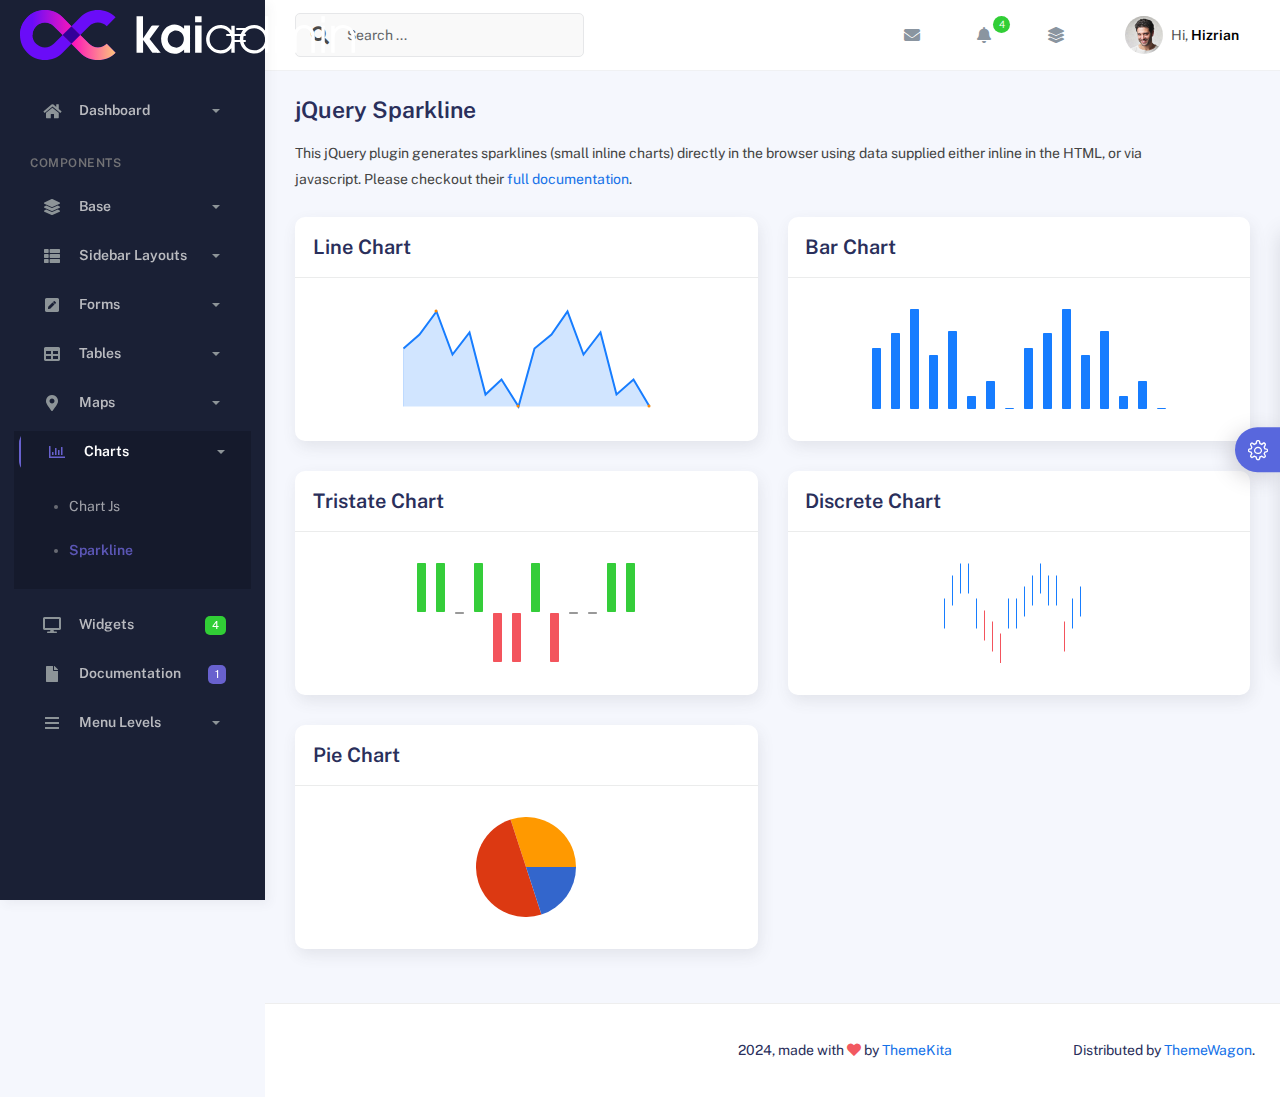
<file: charts/sparkline.html>
<!DOCTYPE html>
<html lang="en">
  <head>
    <meta http-equiv="X-UA-Compatible" content="IE=edge" />
    <title>Sparkline - Kaiadmin Bootstrap 5 Admin Dashboard</title>
    <meta
      content="width=device-width, initial-scale=1.0, shrink-to-fit=no"
      name="viewport"
    />
    <link
      rel="icon"
      href="../assets/img/kaiadmin/favicon.ico"
      type="image/x-icon"
    />

    <!-- Fonts and icons -->
    <script src="../assets/js/plugin/webfont/webfont.min.js"></script>
    <script>
      WebFont.load({
        google: { families: ["Public Sans:300,400,500,600,700"] },
        custom: {
          families: [
            "Font Awesome 5 Solid",
            "Font Awesome 5 Regular",
            "Font Awesome 5 Brands",
            "simple-line-icons",
          ],
          urls: ["../assets/css/fonts.min.css"],
        },
        active: function () {
          sessionStorage.fonts = true;
        },
      });
    </script>

    <!-- CSS Files -->
    <link rel="stylesheet" href="../assets/css/bootstrap.min.css" />
    <link rel="stylesheet" href="../assets/css/plugins.min.css" />
    <link rel="stylesheet" href="../assets/css/kaiadmin.min.css" />

    <!-- CSS Just for demo purpose, don't include it in your project -->
    <link rel="stylesheet" href="../assets/css/demo.css" />
  </head>
  <body>
    <div class="wrapper">
      <!-- Sidebar -->
      <div class="sidebar" data-background-color="dark">
        <div class="sidebar-logo">
          <!-- Logo Header -->
          <div class="logo-header" data-background-color="dark">
            <a href="../index.html" class="logo">
              <img
                src="../assets/img/kaiadmin/logo_light.svg"
                alt="navbar brand"
                class="navbar-brand"
                height="20"
              />
            </a>
            <div class="nav-toggle">
              <button class="btn btn-toggle toggle-sidebar">
                <i class="gg-menu-right"></i>
              </button>
              <button class="btn btn-toggle sidenav-toggler">
                <i class="gg-menu-left"></i>
              </button>
            </div>
            <button class="topbar-toggler more">
              <i class="gg-more-vertical-alt"></i>
            </button>
          </div>
          <!-- End Logo Header -->
        </div>
        <div class="sidebar-wrapper scrollbar scrollbar-inner">
          <div class="sidebar-content">
            <ul class="nav nav-secondary">
              <li class="nav-item">
                <a
                  data-bs-toggle="collapse"
                  href="#dashboard"
                  class="collapsed"
                  aria-expanded="false"
                >
                  <i class="fas fa-home"></i>
                  <p>Dashboard</p>
                  <span class="caret"></span>
                </a>
                <div class="collapse" id="dashboard">
                  <ul class="nav nav-collapse">
                    <li>
                      <a href="../../demo1/index.html">
                        <span class="sub-item">Dashboard 1</span>
                      </a>
                    </li>
                  </ul>
                </div>
              </li>
              <li class="nav-section">
                <span class="sidebar-mini-icon">
                  <i class="fa fa-ellipsis-h"></i>
                </span>
                <h4 class="text-section">Components</h4>
              </li>
              <li class="nav-item">
                <a data-bs-toggle="collapse" href="#base">
                  <i class="fas fa-layer-group"></i>
                  <p>Base</p>
                  <span class="caret"></span>
                </a>
                <div class="collapse" id="base">
                  <ul class="nav nav-collapse">
                    <li>
                      <a href="../components/avatars.html">
                        <span class="sub-item">Avatars</span>
                      </a>
                    </li>
                    <li>
                      <a href="../components/buttons.html">
                        <span class="sub-item">Buttons</span>
                      </a>
                    </li>
                    <li>
                      <a href="../components/gridsystem.html">
                        <span class="sub-item">Grid System</span>
                      </a>
                    </li>
                    <li>
                      <a href="../components/panels.html">
                        <span class="sub-item">Panels</span>
                      </a>
                    </li>
                    <li>
                      <a href="../components/notifications.html">
                        <span class="sub-item">Notifications</span>
                      </a>
                    </li>
                    <li>
                      <a href="../components/sweetalert.html">
                        <span class="sub-item">Sweet Alert</span>
                      </a>
                    </li>
                    <li>
                      <a href="../components/font-awesome-icons.html">
                        <span class="sub-item">Font Awesome Icons</span>
                      </a>
                    </li>
                    <li>
                      <a href="../components/simple-line-icons.html">
                        <span class="sub-item">Simple Line Icons</span>
                      </a>
                    </li>
                    <li>
                      <a href="../components/typography.html">
                        <span class="sub-item">Typography</span>
                      </a>
                    </li>
                  </ul>
                </div>
              </li>
              <li class="nav-item">
                <a data-bs-toggle="collapse" href="#sidebarLayouts">
                  <i class="fas fa-th-list"></i>
                  <p>Sidebar Layouts</p>
                  <span class="caret"></span>
                </a>
                <div class="collapse" id="sidebarLayouts">
                  <ul class="nav nav-collapse">
                    <li>
                      <a href="../sidebar-style-2.html">
                        <span class="sub-item">Sidebar Style 2</span>
                      </a>
                    </li>
                    <li>
                      <a href="../icon-menu.html">
                        <span class="sub-item">Icon Menu</span>
                      </a>
                    </li>
                  </ul>
                </div>
              </li>
              <li class="nav-item">
                <a data-bs-toggle="collapse" href="#forms">
                  <i class="fas fa-pen-square"></i>
                  <p>Forms</p>
                  <span class="caret"></span>
                </a>
                <div class="collapse" id="forms">
                  <ul class="nav nav-collapse">
                    <li>
                      <a href="../forms/forms.html">
                        <span class="sub-item">Basic Form</span>
                      </a>
                    </li>
                  </ul>
                </div>
              </li>
              <li class="nav-item">
                <a data-bs-toggle="collapse" href="#tables">
                  <i class="fas fa-table"></i>
                  <p>Tables</p>
                  <span class="caret"></span>
                </a>
                <div class="collapse" id="tables">
                  <ul class="nav nav-collapse">
                    <li>
                      <a href="../tables/tables.html">
                        <span class="sub-item">Basic Table</span>
                      </a>
                    </li>
                    <li>
                      <a href="../tables/datatables.html">
                        <span class="sub-item">Datatables</span>
                      </a>
                    </li>
                  </ul>
                </div>
              </li>
              <li class="nav-item">
                <a data-bs-toggle="collapse" href="#maps">
                  <i class="fas fa-map-marker-alt"></i>
                  <p>Maps</p>
                  <span class="caret"></span>
                </a>
                <div class="collapse" id="maps">
                  <ul class="nav nav-collapse">
                    <li>
                      <a href="../maps/googlemaps.html">
                        <span class="sub-item">Google Maps</span>
                      </a>
                    </li>
                    <li>
                      <a href="../maps/jsvectormap.html">
                        <span class="sub-item">Jsvectormap</span>
                      </a>
                    </li>
                  </ul>
                </div>
              </li>
              <li class="nav-item active submenu">
                <a data-bs-toggle="collapse" href="#charts">
                  <i class="far fa-chart-bar"></i>
                  <p>Charts</p>
                  <span class="caret"></span>
                </a>
                <div class="collapse show" id="charts">
                  <ul class="nav nav-collapse">
                    <li>
                      <a href="../charts/charts.html">
                        <span class="sub-item">Chart Js</span>
                      </a>
                    </li>
                    <li class="active">
                      <a href="../charts/sparkline.html">
                        <span class="sub-item">Sparkline</span>
                      </a>
                    </li>
                  </ul>
                </div>
              </li>
              <li class="nav-item">
                <a href="../widgets.html">
                  <i class="fas fa-desktop"></i>
                  <p>Widgets</p>
                  <span class="badge badge-success">4</span>
                </a>
              </li>
              <li class="nav-item">
                <a href="../../../documentation/index.html">
                  <i class="fas fa-file"></i>
                  <p>Documentation</p>
                  <span class="badge badge-secondary">1</span>
                </a>
              </li>
              <li class="nav-item">
                <a data-bs-toggle="collapse" href="#submenu">
                  <i class="fas fa-bars"></i>
                  <p>Menu Levels</p>
                  <span class="caret"></span>
                </a>
                <div class="collapse" id="submenu">
                  <ul class="nav nav-collapse">
                    <li>
                      <a data-bs-toggle="collapse" href="#subnav1">
                        <span class="sub-item">Level 1</span>
                        <span class="caret"></span>
                      </a>
                      <div class="collapse" id="subnav1">
                        <ul class="nav nav-collapse subnav">
                          <li>
                            <a href="#">
                              <span class="sub-item">Level 2</span>
                            </a>
                          </li>
                          <li>
                            <a href="#">
                              <span class="sub-item">Level 2</span>
                            </a>
                          </li>
                        </ul>
                      </div>
                    </li>
                    <li>
                      <a data-bs-toggle="collapse" href="#subnav2">
                        <span class="sub-item">Level 1</span>
                        <span class="caret"></span>
                      </a>
                      <div class="collapse" id="subnav2">
                        <ul class="nav nav-collapse subnav">
                          <li>
                            <a href="#">
                              <span class="sub-item">Level 2</span>
                            </a>
                          </li>
                        </ul>
                      </div>
                    </li>
                    <li>
                      <a href="#">
                        <span class="sub-item">Level 1</span>
                      </a>
                    </li>
                  </ul>
                </div>
              </li>
            </ul>
          </div>
        </div>
      </div>
      <!-- End Sidebar -->

      <div class="main-panel">
        <div class="main-header">
          <div class="main-header-logo">
            <!-- Logo Header -->
            <div class="logo-header" data-background-color="dark">
              <a href="../index.html" class="logo">
                <img
                  src="../assets/img/kaiadmin/logo_light.svg"
                  alt="navbar brand"
                  class="navbar-brand"
                  height="20"
                />
              </a>
              <div class="nav-toggle">
                <button class="btn btn-toggle toggle-sidebar">
                  <i class="gg-menu-right"></i>
                </button>
                <button class="btn btn-toggle sidenav-toggler">
                  <i class="gg-menu-left"></i>
                </button>
              </div>
              <button class="topbar-toggler more">
                <i class="gg-more-vertical-alt"></i>
              </button>
            </div>
            <!-- End Logo Header -->
          </div>
          <!-- Navbar Header -->
          <nav
            class="navbar navbar-header navbar-header-transparent navbar-expand-lg border-bottom"
          >
            <div class="container-fluid">
              <nav
                class="navbar navbar-header-left navbar-expand-lg navbar-form nav-search p-0 d-none d-lg-flex"
              >
                <div class="input-group">
                  <div class="input-group-prepend">
                    <button type="submit" class="btn btn-search pe-1">
                      <i class="fa fa-search search-icon"></i>
                    </button>
                  </div>
                  <input
                    type="text"
                    placeholder="Search ..."
                    class="form-control"
                  />
                </div>
              </nav>

              <ul class="navbar-nav topbar-nav ms-md-auto align-items-center">
                <li
                  class="nav-item topbar-icon dropdown hidden-caret d-flex d-lg-none"
                >
                  <a
                    class="nav-link dropdown-toggle"
                    data-bs-toggle="dropdown"
                    href="#"
                    role="button"
                    aria-expanded="false"
                    aria-haspopup="true"
                  >
                    <i class="fa fa-search"></i>
                  </a>
                  <ul class="dropdown-menu dropdown-search animated fadeIn">
                    <form class="navbar-left navbar-form nav-search">
                      <div class="input-group">
                        <input
                          type="text"
                          placeholder="Search ..."
                          class="form-control"
                        />
                      </div>
                    </form>
                  </ul>
                </li>
                <li class="nav-item topbar-icon dropdown hidden-caret">
                  <a
                    class="nav-link dropdown-toggle"
                    href="#"
                    id="messageDropdown"
                    role="button"
                    data-bs-toggle="dropdown"
                    aria-haspopup="true"
                    aria-expanded="false"
                  >
                    <i class="fa fa-envelope"></i>
                  </a>
                  <ul
                    class="dropdown-menu messages-notif-box animated fadeIn"
                    aria-labelledby="messageDropdown"
                  >
                    <li>
                      <div
                        class="dropdown-title d-flex justify-content-between align-items-center"
                      >
                        Messages
                        <a href="#" class="small">Mark all as read</a>
                      </div>
                    </li>
                    <li>
                      <div class="message-notif-scroll scrollbar-outer">
                        <div class="notif-center">
                          <a href="#">
                            <div class="notif-img">
                              <img
                                src="../assets/img/jm_denis.jpg"
                                alt="Img Profile"
                              />
                            </div>
                            <div class="notif-content">
                              <span class="subject">Jimmy Denis</span>
                              <span class="block"> How are you ? </span>
                              <span class="time">5 minutes ago</span>
                            </div>
                          </a>
                          <a href="#">
                            <div class="notif-img">
                              <img
                                src="../assets/img/chadengle.jpg"
                                alt="Img Profile"
                              />
                            </div>
                            <div class="notif-content">
                              <span class="subject">Chad</span>
                              <span class="block"> Ok, Thanks ! </span>
                              <span class="time">12 minutes ago</span>
                            </div>
                          </a>
                          <a href="#">
                            <div class="notif-img">
                              <img
                                src="../assets/img/mlane.jpg"
                                alt="Img Profile"
                              />
                            </div>
                            <div class="notif-content">
                              <span class="subject">Jhon Doe</span>
                              <span class="block">
                                Ready for the meeting today...
                              </span>
                              <span class="time">12 minutes ago</span>
                            </div>
                          </a>
                          <a href="#">
                            <div class="notif-img">
                              <img
                                src="../assets/img/talha.jpg"
                                alt="Img Profile"
                              />
                            </div>
                            <div class="notif-content">
                              <span class="subject">Talha</span>
                              <span class="block"> Hi, Apa Kabar ? </span>
                              <span class="time">17 minutes ago</span>
                            </div>
                          </a>
                        </div>
                      </div>
                    </li>
                    <li>
                      <a class="see-all" href="javascript:void(0);"
                        >See all messages<i class="fa fa-angle-right"></i>
                      </a>
                    </li>
                  </ul>
                </li>
                <li class="nav-item topbar-icon dropdown hidden-caret">
                  <a
                    class="nav-link dropdown-toggle"
                    href="#"
                    id="notifDropdown"
                    role="button"
                    data-bs-toggle="dropdown"
                    aria-haspopup="true"
                    aria-expanded="false"
                  >
                    <i class="fa fa-bell"></i>
                    <span class="notification">4</span>
                  </a>
                  <ul
                    class="dropdown-menu notif-box animated fadeIn"
                    aria-labelledby="notifDropdown"
                  >
                    <li>
                      <div class="dropdown-title">
                        You have 4 new notification
                      </div>
                    </li>
                    <li>
                      <div class="notif-scroll scrollbar-outer">
                        <div class="notif-center">
                          <a href="#">
                            <div class="notif-icon notif-primary">
                              <i class="fa fa-user-plus"></i>
                            </div>
                            <div class="notif-content">
                              <span class="block"> New user registered </span>
                              <span class="time">5 minutes ago</span>
                            </div>
                          </a>
                          <a href="#">
                            <div class="notif-icon notif-success">
                              <i class="fa fa-comment"></i>
                            </div>
                            <div class="notif-content">
                              <span class="block">
                                Rahmad commented on Admin
                              </span>
                              <span class="time">12 minutes ago</span>
                            </div>
                          </a>
                          <a href="#">
                            <div class="notif-img">
                              <img
                                src="../assets/img/profile2.jpg"
                                alt="Img Profile"
                              />
                            </div>
                            <div class="notif-content">
                              <span class="block">
                                Reza send messages to you
                              </span>
                              <span class="time">12 minutes ago</span>
                            </div>
                          </a>
                          <a href="#">
                            <div class="notif-icon notif-danger">
                              <i class="fa fa-heart"></i>
                            </div>
                            <div class="notif-content">
                              <span class="block"> Farrah liked Admin </span>
                              <span class="time">17 minutes ago</span>
                            </div>
                          </a>
                        </div>
                      </div>
                    </li>
                    <li>
                      <a class="see-all" href="javascript:void(0);"
                        >See all notifications<i class="fa fa-angle-right"></i>
                      </a>
                    </li>
                  </ul>
                </li>
                <li class="nav-item topbar-icon dropdown hidden-caret">
                  <a
                    class="nav-link"
                    data-bs-toggle="dropdown"
                    href="#"
                    aria-expanded="false"
                  >
                    <i class="fas fa-layer-group"></i>
                  </a>
                  <div class="dropdown-menu quick-actions animated fadeIn">
                    <div class="quick-actions-header">
                      <span class="title mb-1">Quick Actions</span>
                      <span class="subtitle op-7">Shortcuts</span>
                    </div>
                    <div class="quick-actions-scroll scrollbar-outer">
                      <div class="quick-actions-items">
                        <div class="row m-0">
                          <a class="col-6 col-md-4 p-0" href="#">
                            <div class="quick-actions-item">
                              <div class="avatar-item bg-danger rounded-circle">
                                <i class="far fa-calendar-alt"></i>
                              </div>
                              <span class="text">Calendar</span>
                            </div>
                          </a>
                          <a class="col-6 col-md-4 p-0" href="#">
                            <div class="quick-actions-item">
                              <div
                                class="avatar-item bg-warning rounded-circle"
                              >
                                <i class="fas fa-map"></i>
                              </div>
                              <span class="text">Maps</span>
                            </div>
                          </a>
                          <a class="col-6 col-md-4 p-0" href="#">
                            <div class="quick-actions-item">
                              <div class="avatar-item bg-info rounded-circle">
                                <i class="fas fa-file-excel"></i>
                              </div>
                              <span class="text">Reports</span>
                            </div>
                          </a>
                          <a class="col-6 col-md-4 p-0" href="#">
                            <div class="quick-actions-item">
                              <div
                                class="avatar-item bg-success rounded-circle"
                              >
                                <i class="fas fa-envelope"></i>
                              </div>
                              <span class="text">Emails</span>
                            </div>
                          </a>
                          <a class="col-6 col-md-4 p-0" href="#">
                            <div class="quick-actions-item">
                              <div
                                class="avatar-item bg-primary rounded-circle"
                              >
                                <i class="fas fa-file-invoice-dollar"></i>
                              </div>
                              <span class="text">Invoice</span>
                            </div>
                          </a>
                          <a class="col-6 col-md-4 p-0" href="#">
                            <div class="quick-actions-item">
                              <div
                                class="avatar-item bg-secondary rounded-circle"
                              >
                                <i class="fas fa-credit-card"></i>
                              </div>
                              <span class="text">Payments</span>
                            </div>
                          </a>
                        </div>
                      </div>
                    </div>
                  </div>
                </li>

                <li class="nav-item topbar-user dropdown hidden-caret">
                  <a
                    class="dropdown-toggle profile-pic"
                    data-bs-toggle="dropdown"
                    href="#"
                    aria-expanded="false"
                  >
                    <div class="avatar-sm">
                      <img
                        src="../assets/img/profile.jpg"
                        alt="..."
                        class="avatar-img rounded-circle"
                      />
                    </div>
                    <span class="profile-username">
                      <span class="op-7">Hi,</span>
                      <span class="fw-bold">Hizrian</span>
                    </span>
                  </a>
                  <ul class="dropdown-menu dropdown-user animated fadeIn">
                    <div class="dropdown-user-scroll scrollbar-outer">
                      <li>
                        <div class="user-box">
                          <div class="avatar-lg">
                            <img
                              src="../assets/img/profile.jpg"
                              alt="image profile"
                              class="avatar-img rounded"
                            />
                          </div>
                          <div class="u-text">
                            <h4>Hizrian</h4>
                            <p class="text-muted">hello@example.com</p>
                            <a
                              href="profile.html"
                              class="btn btn-xs btn-secondary btn-sm"
                              >View Profile</a
                            >
                          </div>
                        </div>
                      </li>
                      <li>
                        <div class="dropdown-divider"></div>
                        <a class="dropdown-item" href="#">My Profile</a>
                        <a class="dropdown-item" href="#">My Balance</a>
                        <a class="dropdown-item" href="#">Inbox</a>
                        <div class="dropdown-divider"></div>
                        <a class="dropdown-item" href="#">Account Setting</a>
                        <div class="dropdown-divider"></div>
                        <a class="dropdown-item" href="#">Logout</a>
                      </li>
                    </div>
                  </ul>
                </li>
              </ul>
            </div>
          </nav>
          <!-- End Navbar -->
        </div>

        <div class="container">
          <div class="page-inner">
            <h3 class="fw-bold mb-3">jQuery Sparkline</h3>
            <div class="page-category pe-md-5">
              This jQuery plugin generates sparklines (small inline charts)
              directly in the browser using data supplied either inline in the
              HTML, or via javascript. Please checkout their
              <a
                href="https://omnipotent.net/jquery.sparkline/#s-docs"
                target="_blank"
                >full documentation</a
              >.
            </div>
            <div class="row">
              <div class="col-md-6">
                <div class="card">
                  <div class="card-header">
                    <div class="card-title">Line Chart</div>
                  </div>
                  <div class="card-body">
                    <div class="d-flex justify-content-center p-3">
                      <div id="lineChart"></div>
                    </div>
                  </div>
                </div>
              </div>
              <div class="col-md-6">
                <div class="card">
                  <div class="card-header">
                    <div class="card-title">Bar Chart</div>
                  </div>
                  <div class="card-body">
                    <div class="d-flex justify-content-center p-3">
                      <div id="barChart"></div>
                    </div>
                  </div>
                </div>
              </div>
              <div class="col-md-6">
                <div class="card">
                  <div class="card-header">
                    <div class="card-title">Tristate Chart</div>
                  </div>
                  <div class="card-body">
                    <div class="d-flex justify-content-center p-3">
                      <div id="sparktristateChart"></div>
                    </div>
                  </div>
                </div>
              </div>
              <div class="col-md-6">
                <div class="card">
                  <div class="card-header">
                    <div class="card-title">Discrete Chart</div>
                  </div>
                  <div class="card-body">
                    <div class="d-flex justify-content-center p-3">
                      <div id="discreteChart"></div>
                    </div>
                  </div>
                </div>
              </div>
              <div class="col-md-6">
                <div class="card">
                  <div class="card-header">
                    <div class="card-title">Pie Chart</div>
                  </div>
                  <div class="card-body">
                    <div class="d-flex justify-content-center p-3">
                      <div id="pieChart"></div>
                    </div>
                  </div>
                </div>
              </div>
            </div>
          </div>
        </div>

        <footer class="footer">
          <div class="container-fluid d-flex justify-content-between">
            <nav class="pull-left">
              <ul class="nav">
                <li class="nav-item">
                  <a class="nav-link" href="http://www.themekita.com">
                    ThemeKita
                  </a>
                </li>
                <li class="nav-item">
                  <a class="nav-link" href="#"> Help </a>
                </li>
                <li class="nav-item">
                  <a class="nav-link" href="#"> Licenses </a>
                </li>
              </ul>
            </nav>
            <div class="copyright">
              2024, made with <i class="fa fa-heart heart text-danger"></i> by
              <a href="http://www.themekita.com">ThemeKita</a>
            </div>
            <div>
              Distributed by
              <a target="_blank" href="https://themewagon.com/">ThemeWagon</a>.
            </div>
          </div>
        </footer>
      </div>

      <!-- Custom template | don't include it in your project! -->
      <div class="custom-template">
        <div class="title">Settings</div>
        <div class="custom-content">
          <div class="switcher">
            <div class="switch-block">
              <h4>Logo Header</h4>
              <div class="btnSwitch">
                <button
                  type="button"
                  class="selected changeLogoHeaderColor"
                  data-color="dark"
                ></button>
                <button
                  type="button"
                  class="selected changeLogoHeaderColor"
                  data-color="blue"
                ></button>
                <button
                  type="button"
                  class="changeLogoHeaderColor"
                  data-color="purple"
                ></button>
                <button
                  type="button"
                  class="changeLogoHeaderColor"
                  data-color="light-blue"
                ></button>
                <button
                  type="button"
                  class="changeLogoHeaderColor"
                  data-color="green"
                ></button>
                <button
                  type="button"
                  class="changeLogoHeaderColor"
                  data-color="orange"
                ></button>
                <button
                  type="button"
                  class="changeLogoHeaderColor"
                  data-color="red"
                ></button>
                <button
                  type="button"
                  class="changeLogoHeaderColor"
                  data-color="white"
                ></button>
                <br />
                <button
                  type="button"
                  class="changeLogoHeaderColor"
                  data-color="dark2"
                ></button>
                <button
                  type="button"
                  class="changeLogoHeaderColor"
                  data-color="blue2"
                ></button>
                <button
                  type="button"
                  class="changeLogoHeaderColor"
                  data-color="purple2"
                ></button>
                <button
                  type="button"
                  class="changeLogoHeaderColor"
                  data-color="light-blue2"
                ></button>
                <button
                  type="button"
                  class="changeLogoHeaderColor"
                  data-color="green2"
                ></button>
                <button
                  type="button"
                  class="changeLogoHeaderColor"
                  data-color="orange2"
                ></button>
                <button
                  type="button"
                  class="changeLogoHeaderColor"
                  data-color="red2"
                ></button>
              </div>
            </div>
            <div class="switch-block">
              <h4>Navbar Header</h4>
              <div class="btnSwitch">
                <button
                  type="button"
                  class="changeTopBarColor"
                  data-color="dark"
                ></button>
                <button
                  type="button"
                  class="changeTopBarColor"
                  data-color="blue"
                ></button>
                <button
                  type="button"
                  class="changeTopBarColor"
                  data-color="purple"
                ></button>
                <button
                  type="button"
                  class="changeTopBarColor"
                  data-color="light-blue"
                ></button>
                <button
                  type="button"
                  class="changeTopBarColor"
                  data-color="green"
                ></button>
                <button
                  type="button"
                  class="changeTopBarColor"
                  data-color="orange"
                ></button>
                <button
                  type="button"
                  class="changeTopBarColor"
                  data-color="red"
                ></button>
                <button
                  type="button"
                  class="changeTopBarColor"
                  data-color="white"
                ></button>
                <br />
                <button
                  type="button"
                  class="changeTopBarColor"
                  data-color="dark2"
                ></button>
                <button
                  type="button"
                  class="selected changeTopBarColor"
                  data-color="blue2"
                ></button>
                <button
                  type="button"
                  class="changeTopBarColor"
                  data-color="purple2"
                ></button>
                <button
                  type="button"
                  class="changeTopBarColor"
                  data-color="light-blue2"
                ></button>
                <button
                  type="button"
                  class="changeTopBarColor"
                  data-color="green2"
                ></button>
                <button
                  type="button"
                  class="changeTopBarColor"
                  data-color="orange2"
                ></button>
                <button
                  type="button"
                  class="changeTopBarColor"
                  data-color="red2"
                ></button>
              </div>
            </div>
            <div class="switch-block">
              <h4>Sidebar</h4>
              <div class="btnSwitch">
                <button
                  type="button"
                  class="selected changeSideBarColor"
                  data-color="white"
                ></button>
                <button
                  type="button"
                  class="changeSideBarColor"
                  data-color="dark"
                ></button>
                <button
                  type="button"
                  class="changeSideBarColor"
                  data-color="dark2"
                ></button>
              </div>
            </div>
          </div>
        </div>
        <div class="custom-toggle">
          <i class="icon-settings"></i>
        </div>
      </div>
      <!-- End Custom template -->
    </div>
    <!--   Core JS Files   -->
    <script src="../assets/js/core/jquery-3.7.1.min.js"></script>
    <script src="../assets/js/core/popper.min.js"></script>
    <script src="../assets/js/core/bootstrap.min.js"></script>
    <!-- Sparkline -->
    <script src="../assets/js/plugin/jquery.sparkline/jquery.sparkline.min.js"></script>
    <!-- jQuery Scrollbar -->
    <script src="../assets/js/plugin/jquery-scrollbar/jquery.scrollbar.min.js"></script>
    <!-- Kaiadmin JS -->
    <script src="../assets/js/kaiadmin.min.js"></script>
    <!-- Kaiadmin DEMO methods, don't include it in your project! -->
    <script src="../assets/js/setting-demo2.js"></script>
    <script>
      $("#lineChart").sparkline(
        [
          102, 109, 120, 99, 110, 80, 87, 74, 102, 109, 120, 99, 110, 80, 87,
          74,
        ],
        {
          type: "line",
          height: "100",
          width: "250",
          lineWidth: "2",
          lineColor: "#177dff",
          fillColor: "rgba(23, 125, 255, 0.2)",
        }
      );

      $("#barChart").sparkline(
        [
          102, 109, 120, 99, 110, 80, 87, 74, 102, 109, 120, 99, 110, 80, 87,
          74,
        ],
        {
          type: "bar",
          height: "100",
          barWidth: 9,
          barSpacing: 10,
          barColor: "#177dff",
        }
      );

      $("#sparktristateChart").sparkline(
        [1, 1, 0, 1, -1, -1, 1, -1, 0, 0, 1, 1],
        {
          type: "tristate",
          posBarColor: "#35cd3a",
          negBarColor: "#f3545d",
          height: "100",
          barWidth: 9,
          barSpacing: 10,
        }
      );

      $("#discreteChart").sparkline(
        [4, 6, 7, 7, 4, 3, 2, 1, 4, 4, 5, 6, 7, 6, 6, 2, 4, 5],
        {
          type: "discrete",
          lineColor: "#177dff",
          thresholdColor: "#f3545d",
          thresholdValue: 4,
          height: "100",
          width: "150",
        }
      );

      $("#pieChart").sparkline([20, 50, 30], {
        type: "pie",
        height: "100",
      });
    </script>
  </body>
</html>
</file>
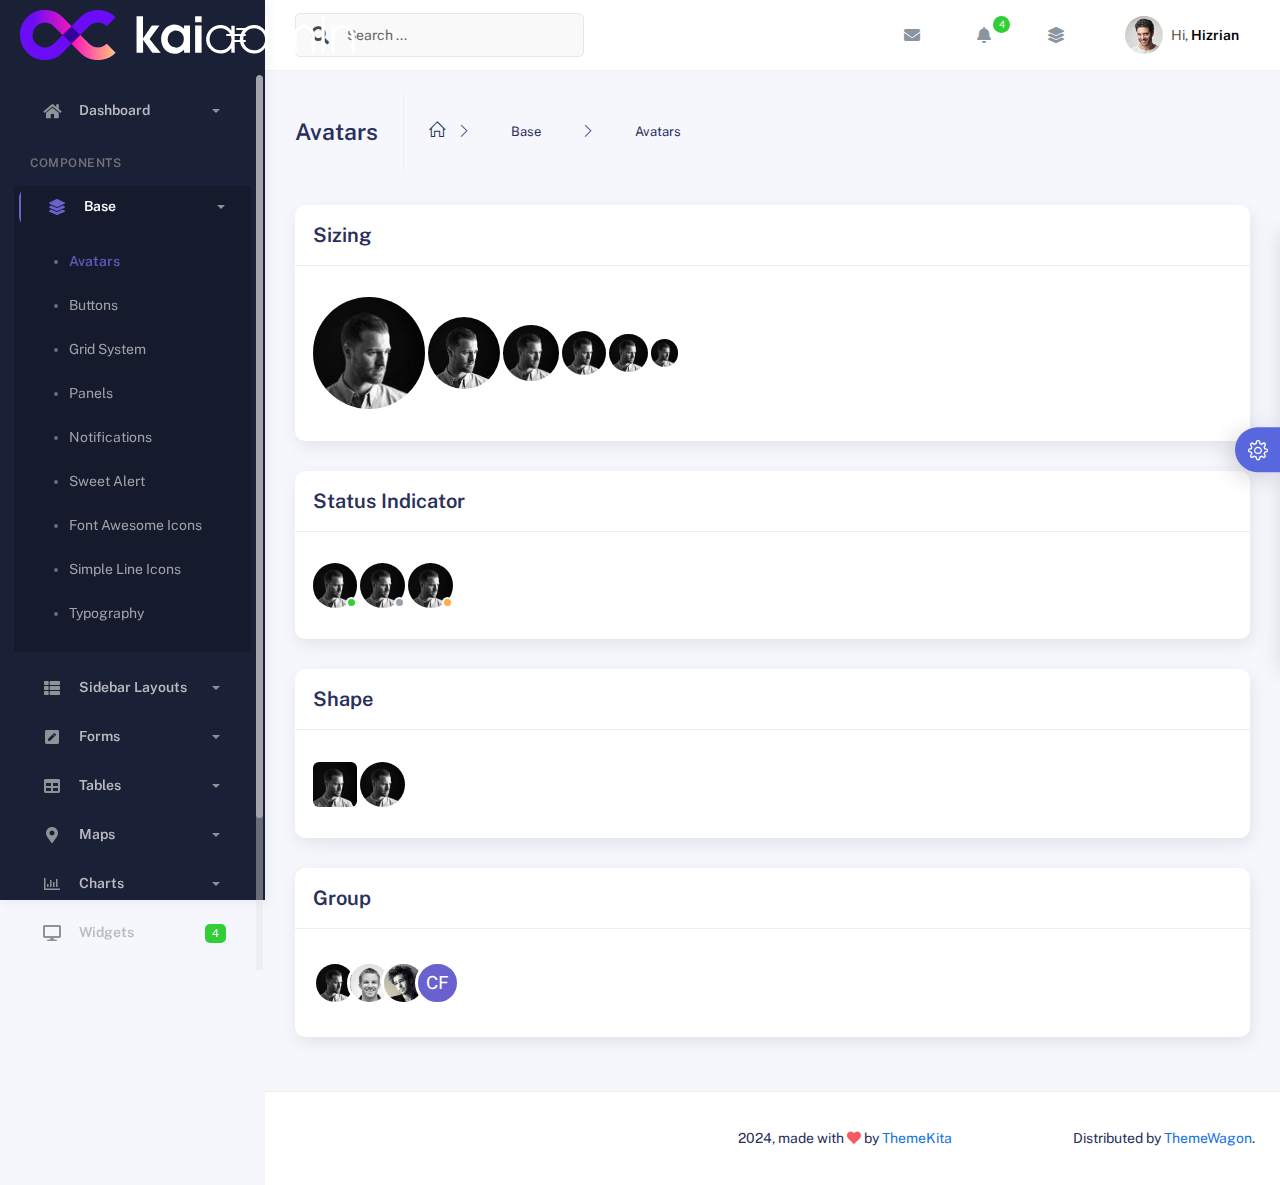
<file: components/avatars.html>
<!DOCTYPE html>
<html lang="en">
<head>
	<meta http-equiv="X-UA-Compatible" content="IE=edge" />
	<title>Avatars - Kaiadmin Bootstrap 5 Admin Dashboard</title>
	<meta content='width=device-width, initial-scale=1.0, shrink-to-fit=no' name='viewport' />
	<link rel="icon" href="../assets/img/kaiadmin/favicon.ico" type="image/x-icon"/>

	<!-- Fonts and icons -->
	<script src="../assets/js/plugin/webfont/webfont.min.js"></script>
	<script>
		WebFont.load({
			google: {"families":["Public Sans:300,400,500,600,700"]},
			custom: {"families":["Font Awesome 5 Solid", "Font Awesome 5 Regular", "Font Awesome 5 Brands", "simple-line-icons"], urls: ['../assets/css/fonts.min.css']},
			active: function() {
				sessionStorage.fonts = true;
			}
		});
	</script>

	<!-- CSS Files -->
	<link rel="stylesheet" href="../assets/css/bootstrap.min.css">
	<link rel="stylesheet" href="../assets/css/plugins.min.css">
	<link rel="stylesheet" href="../assets/css/kaiadmin.min.css">

	<!-- CSS Just for demo purpose, don't include it in your project -->
	<link rel="stylesheet" href="../assets/css/demo.css">
</head>
<body>
	<div class="wrapper">
		<!-- Sidebar -->
		<div class="sidebar" data-background-color="dark">
			<div class="sidebar-logo">
				<!-- Logo Header -->
				<div class="logo-header" data-background-color="dark">

					<a href="../index.html" class="logo">
						<img src="../assets/img/kaiadmin/logo_light.svg" alt="navbar brand" class="navbar-brand" height="20">
					</a>
					<div class="nav-toggle">
						<button class="btn btn-toggle toggle-sidebar">
							<i class="gg-menu-right"></i>
						</button>
						<button class="btn btn-toggle sidenav-toggler">
							<i class="gg-menu-left"></i>
						</button>
					</div>
					<button class="topbar-toggler more">
						<i class="gg-more-vertical-alt"></i>
					</button>
				</div>
				<!-- End Logo Header -->	
			</div>	
			<div class="sidebar-wrapper scrollbar scrollbar-inner">
				<div class="sidebar-content">
					<ul class="nav nav-secondary">
						<li class="nav-item">
							<a data-bs-toggle="collapse" href="#dashboard" class="collapsed" aria-expanded="false">
								<i class="fas fa-home"></i>
								<p>Dashboard</p>
								<span class="caret"></span>
							</a>
							<div class="collapse" id="dashboard">
								<ul class="nav nav-collapse">
									<li>
										<a href="../../demo1/index.html">
											<span class="sub-item">Dashboard 1</span>
										</a>
									</li>
								</ul>
							</div>
						</li>
						<li class="nav-section">
							<span class="sidebar-mini-icon">
								<i class="fa fa-ellipsis-h"></i>
							</span>
							<h4 class="text-section">Components</h4>
						</li>
						<li class="nav-item active submenu">
							<a data-bs-toggle="collapse" href="#base">
								<i class="fas fa-layer-group"></i>
								<p>Base</p>
								<span class="caret"></span>
							</a>
							<div class="collapse show" id="base">
								<ul class="nav nav-collapse">
									<li class="active">
										<a href="../components/avatars.html">
											<span class="sub-item">Avatars</span>
										</a>
									</li>
									<li>
										<a href="../components/buttons.html">
											<span class="sub-item">Buttons</span>
										</a>
									</li>
									<li>
										<a href="../components/gridsystem.html">
											<span class="sub-item">Grid System</span>
										</a>
									</li>
									<li>
										<a href="../components/panels.html">
											<span class="sub-item">Panels</span>
										</a>
									</li>
									<li>
										<a href="../components/notifications.html">
											<span class="sub-item">Notifications</span>
										</a>
									</li>
									<li>
										<a href="../components/sweetalert.html">
											<span class="sub-item">Sweet Alert</span>
										</a>
									</li>
									<li>
										<a href="../components/font-awesome-icons.html">
											<span class="sub-item">Font Awesome Icons</span>
										</a>
									</li>
									<li>
										<a href="../components/simple-line-icons.html">
											<span class="sub-item">Simple Line Icons</span>
										</a>
									</li>
									<li>
										<a href="../components/typography.html">
											<span class="sub-item">Typography</span>
										</a>
									</li>
								</ul>
							</div>
						</li>
						<li class="nav-item">
							<a data-bs-toggle="collapse" href="#sidebarLayouts">
								<i class="fas fa-th-list"></i>
								<p>Sidebar Layouts</p>
								<span class="caret"></span>
							</a>
							<div class="collapse" id="sidebarLayouts">
								<ul class="nav nav-collapse">
									<li>
										<a href="../sidebar-style-2.html">
											<span class="sub-item">Sidebar Style 2</span>
										</a>
									</li>
									<li>
										<a href="../icon-menu.html">
											<span class="sub-item">Icon Menu</span>
										</a>
									</li>
								</ul>
							</div>
						</li>
						<li class="nav-item">
							<a data-bs-toggle="collapse" href="#forms">
								<i class="fas fa-pen-square"></i>
								<p>Forms</p>
								<span class="caret"></span>
							</a>
							<div class="collapse" id="forms">
								<ul class="nav nav-collapse">
									<li>
										<a href="../forms/forms.html">
											<span class="sub-item">Basic Form</span>
										</a>
									</li>
								</ul>
							</div>
						</li>
						<li class="nav-item">
							<a data-bs-toggle="collapse" href="#tables">
								<i class="fas fa-table"></i>
								<p>Tables</p>
								<span class="caret"></span>
							</a>
							<div class="collapse" id="tables">
								<ul class="nav nav-collapse">
									<li>
										<a href="../tables/tables.html">
											<span class="sub-item">Basic Table</span>
										</a>
									</li>
									<li>
										<a href="../tables/datatables.html">
											<span class="sub-item">Datatables</span>
										</a>
									</li>
								</ul>
							</div>
						</li>
						<li class="nav-item">
							<a data-bs-toggle="collapse" href="#maps">
								<i class="fas fa-map-marker-alt"></i>
								<p>Maps</p>
								<span class="caret"></span>
							</a>
							<div class="collapse" id="maps">
								<ul class="nav nav-collapse">
									<li>
										<a href="../maps/googlemaps.html">
											<span class="sub-item">Google Maps</span>
										</a>
									</li>
									<li>
										<a href="../maps/jsvectormap.html">
											<span class="sub-item">Jsvectormap</span>
										</a>
									</li>
								</ul>
							</div>
						</li>
						<li class="nav-item">
							<a data-bs-toggle="collapse" href="#charts">
								<i class="far fa-chart-bar"></i>
								<p>Charts</p>
								<span class="caret"></span>
							</a>
							<div class="collapse" id="charts">
								<ul class="nav nav-collapse">
									<li>
										<a href="../charts/charts.html">
											<span class="sub-item">Chart Js</span>
										</a>
									</li>
									<li>
										<a href="../charts/sparkline.html">
											<span class="sub-item">Sparkline</span>
										</a>
									</li>
								</ul>
							</div>
						</li>
						<li class="nav-item">
							<a href="../widgets.html">
								<i class="fas fa-desktop"></i>
								<p>Widgets</p>
								<span class="badge badge-success">4</span>
							</a>
						</li>
						<li class="nav-item">
							<a href="../../../documentation/index.html">
							  <i class="fas fa-file"></i>
							  <p>Documentation</p>
							  <span class="badge badge-secondary">1</span>
							</a>
						</li>
						<li class="nav-item">
							<a data-bs-toggle="collapse" href="#submenu">
								<i class="fas fa-bars"></i>
								<p>Menu Levels</p>
								<span class="caret"></span>
							</a>
							<div class="collapse" id="submenu">
								<ul class="nav nav-collapse">
									<li>
										<a data-bs-toggle="collapse" href="#subnav1">
											<span class="sub-item">Level 1</span>
											<span class="caret"></span>
										</a>
										<div class="collapse" id="subnav1">
											<ul class="nav nav-collapse subnav">
												<li>
													<a href="#">
														<span class="sub-item">Level 2</span>
													</a>
												</li>
												<li>
													<a href="#">
														<span class="sub-item">Level 2</span>
													</a>
												</li>
											</ul>
										</div>
									</li>
									<li>
										<a data-bs-toggle="collapse" href="#subnav2">
											<span class="sub-item">Level 1</span>
											<span class="caret"></span>
										</a>
										<div class="collapse" id="subnav2">
											<ul class="nav nav-collapse subnav">
												<li>
													<a href="#">
														<span class="sub-item">Level 2</span>
													</a>
												</li>
											</ul>
										</div>
									</li>
									<li>
										<a href="#">
											<span class="sub-item">Level 1</span>
										</a>
									</li>
								</ul>
							</div>
						</li>
					</ul>
				</div>
			</div>
		</div>
		<!-- End Sidebar -->

		<div class="main-panel">
			<div class="main-header">
				<div class="main-header-logo">
					<!-- Logo Header -->
					<div class="logo-header" data-background-color="dark">

						<a href="../index.html" class="logo">
							<img src="../assets/img/kaiadmin/logo_light.svg" alt="navbar brand" class="navbar-brand" height="20">
						</a>
						<div class="nav-toggle">
							<button class="btn btn-toggle toggle-sidebar">
								<i class="gg-menu-right"></i>
							</button>
							<button class="btn btn-toggle sidenav-toggler">
								<i class="gg-menu-left"></i>
							</button>
						</div>
						<button class="topbar-toggler more">
							<i class="gg-more-vertical-alt"></i>
						</button>

					</div>
					<!-- End Logo Header -->
				</div>
				<!-- Navbar Header -->
				<nav class="navbar navbar-header navbar-header-transparent navbar-expand-lg border-bottom">

					<div class="container-fluid">
						<nav class="navbar navbar-header-left navbar-expand-lg navbar-form nav-search p-0 d-none d-lg-flex">
							<div class="input-group">
								<div class="input-group-prepend">
									<button type="submit" class="btn btn-search pe-1">
										<i class="fa fa-search search-icon"></i>
									</button>
								</div>
								<input type="text" placeholder="Search ..." class="form-control">
							</div>
						</nav>

						<ul class="navbar-nav topbar-nav ms-md-auto align-items-center">
							<li class="nav-item topbar-icon dropdown hidden-caret d-flex d-lg-none">
								<a class="nav-link dropdown-toggle" data-bs-toggle="dropdown" href="#" role="button" aria-expanded="false" aria-haspopup="true">
									<i class="fa fa-search"></i>
								</a>
								<ul class="dropdown-menu dropdown-search animated fadeIn">
									<form class="navbar-left navbar-form nav-search">
										<div class="input-group">
											<input type="text" placeholder="Search ..." class="form-control">
										</div>
									</form>
								</ul>
							</li>
							<li class="nav-item topbar-icon dropdown hidden-caret">
								<a class="nav-link dropdown-toggle" href="#" id="messageDropdown" role="button" data-bs-toggle="dropdown" aria-haspopup="true" aria-expanded="false">
									<i class="fa fa-envelope"></i>
								</a>
								<ul class="dropdown-menu messages-notif-box animated fadeIn" aria-labelledby="messageDropdown">
									<li>
										<div class="dropdown-title d-flex justify-content-between align-items-center">
											Messages 									
											<a href="#" class="small">Mark all as read</a>
										</div>
									</li>
									<li>
										<div class="message-notif-scroll scrollbar-outer">
											<div class="notif-center">
												<a href="#">
													<div class="notif-img"> 
														<img src="../assets/img/jm_denis.jpg" alt="Img Profile">
													</div>
													<div class="notif-content">
														<span class="subject">Jimmy Denis</span>
														<span class="block">
															How are you ?
														</span>
														<span class="time">5 minutes ago</span> 
													</div>
												</a>
												<a href="#">
													<div class="notif-img"> 
														<img src="../assets/img/chadengle.jpg" alt="Img Profile">
													</div>
													<div class="notif-content">
														<span class="subject">Chad</span>
														<span class="block">
															Ok, Thanks !
														</span>
														<span class="time">12 minutes ago</span> 
													</div>
												</a>
												<a href="#">
													<div class="notif-img"> 
														<img src="../assets/img/mlane.jpg" alt="Img Profile">
													</div>
													<div class="notif-content">
														<span class="subject">Jhon Doe</span>
														<span class="block">
															Ready for the meeting today...
														</span>
														<span class="time">12 minutes ago</span> 
													</div>
												</a>
												<a href="#">
													<div class="notif-img"> 
														<img src="../assets/img/talha.jpg" alt="Img Profile">
													</div>
													<div class="notif-content">
														<span class="subject">Talha</span>
														<span class="block">
															Hi, Apa Kabar ?
														</span>
														<span class="time">17 minutes ago</span> 
													</div>
												</a>
											</div>
										</div>
									</li>
									<li>
										<a class="see-all" href="javascript:void(0);">See all messages<i class="fa fa-angle-right"></i> </a>
									</li>
								</ul>
							</li>
							<li class="nav-item topbar-icon dropdown hidden-caret">
								<a class="nav-link dropdown-toggle" href="#" id="notifDropdown" role="button" data-bs-toggle="dropdown" aria-haspopup="true" aria-expanded="false">
									<i class="fa fa-bell"></i>
									<span class="notification">4</span>
								</a>
								<ul class="dropdown-menu notif-box animated fadeIn" aria-labelledby="notifDropdown">
									<li>
										<div class="dropdown-title">You have 4 new notification</div>
									</li>
									<li>
										<div class="notif-scroll scrollbar-outer">
											<div class="notif-center">
												<a href="#">
													<div class="notif-icon notif-primary"> <i class="fa fa-user-plus"></i> </div>
													<div class="notif-content">
														<span class="block">
															New user registered
														</span>
														<span class="time">5 minutes ago</span> 
													</div>
												</a>
												<a href="#">
													<div class="notif-icon notif-success"> <i class="fa fa-comment"></i> </div>
													<div class="notif-content">
														<span class="block">
															Rahmad commented on Admin
														</span>
														<span class="time">12 minutes ago</span> 
													</div>
												</a>
												<a href="#">
													<div class="notif-img"> 
														<img src="../assets/img/profile2.jpg" alt="Img Profile">
													</div>
													<div class="notif-content">
														<span class="block">
															Reza send messages to you
														</span>
														<span class="time">12 minutes ago</span> 
													</div>
												</a>
												<a href="#">
													<div class="notif-icon notif-danger"> <i class="fa fa-heart"></i> </div>
													<div class="notif-content">
														<span class="block">
															Farrah liked Admin
														</span>
														<span class="time">17 minutes ago</span> 
													</div>
												</a>
											</div>
										</div>
									</li>
									<li>
										<a class="see-all" href="javascript:void(0);">See all notifications<i class="fa fa-angle-right"></i> </a>
									</li>
								</ul>
							</li>
							<li class="nav-item topbar-icon dropdown hidden-caret">
								<a class="nav-link" data-bs-toggle="dropdown" href="#" aria-expanded="false">
									<i class="fas fa-layer-group"></i>
								</a>
								<div class="dropdown-menu quick-actions animated fadeIn">
									<div class="quick-actions-header">
										<span class="title mb-1">Quick Actions</span>
										<span class="subtitle op-7">Shortcuts</span>
									</div>
									<div class="quick-actions-scroll scrollbar-outer">
										<div class="quick-actions-items">
											<div class="row m-0">
												<a class="col-6 col-md-4 p-0" href="#">
													<div class="quick-actions-item">
														<div class="avatar-item bg-danger rounded-circle">
															<i class="far fa-calendar-alt"></i>
														</div>
														<span class="text">Calendar</span>
													</div>
												</a>
												<a class="col-6 col-md-4 p-0" href="#">
													<div class="quick-actions-item">
														<div class="avatar-item bg-warning rounded-circle">
															<i class="fas fa-map"></i>
														</div>
														<span class="text">Maps</span>
													</div>
												</a>
												<a class="col-6 col-md-4 p-0" href="#">
													<div class="quick-actions-item">
														<div class="avatar-item bg-info rounded-circle">
															<i class="fas fa-file-excel"></i>
														</div>
														<span class="text">Reports</span>
													</div>
												</a>
												<a class="col-6 col-md-4 p-0" href="#">
													<div class="quick-actions-item">
														<div class="avatar-item bg-success rounded-circle">
															<i class="fas fa-envelope"></i>
														</div>
														<span class="text">Emails</span>
													</div>
												</a>
												<a class="col-6 col-md-4 p-0" href="#">
													<div class="quick-actions-item">
														<div class="avatar-item bg-primary rounded-circle">
															<i class="fas fa-file-invoice-dollar"></i>
														</div>
														<span class="text">Invoice</span>
													</div>
												</a>
												<a class="col-6 col-md-4 p-0" href="#">
													<div class="quick-actions-item">
														<div class="avatar-item bg-secondary rounded-circle">
															<i class="fas fa-credit-card"></i>
														</div>
														<span class="text">Payments</span>
													</div>
												</a>
											</div>
										</div>
									</div>
								</div>
							</li>
							
							<li class="nav-item topbar-user dropdown hidden-caret">
								<a class="dropdown-toggle profile-pic" data-bs-toggle="dropdown" href="#" aria-expanded="false">
									<div class="avatar-sm">
										<img src="../assets/img/profile.jpg" alt="..." class="avatar-img rounded-circle">
									</div>
									<span class="profile-username">
										<span class="op-7">Hi,</span> <span class="fw-bold">Hizrian</span>
									</span>
								</a>
								<ul class="dropdown-menu dropdown-user animated fadeIn">
									<div class="dropdown-user-scroll scrollbar-outer">
										<li>
											<div class="user-box">
												<div class="avatar-lg"><img src="../assets/img/profile.jpg" alt="image profile" class="avatar-img rounded"></div>
												<div class="u-text">
													<h4>Hizrian</h4>
													<p class="text-muted">hello@example.com</p><a href="profile.html" class="btn btn-xs btn-secondary btn-sm">View Profile</a>
												</div>
											</div>
										</li>
										<li>
											<div class="dropdown-divider"></div>
											<a class="dropdown-item" href="#">My Profile</a>
											<a class="dropdown-item" href="#">My Balance</a>
											<a class="dropdown-item" href="#">Inbox</a>
											<div class="dropdown-divider"></div>
											<a class="dropdown-item" href="#">Account Setting</a>
											<div class="dropdown-divider"></div>
											<a class="dropdown-item" href="#">Logout</a>
										</li>
									</div>
								</ul>
							</li>
						</ul>
					</div>
				</nav>
				<!-- End Navbar -->
			</div>
			
			<div class="container">
				<div class="page-inner">
					<div class="page-header">
						<h3 class="fw-bold mb-3">Avatars</h3>
						<ul class="breadcrumbs mb-3">
							<li class="nav-home">
								<a href="#">
									<i class="icon-home"></i>
								</a>
							</li>
							<li class="separator">
								<i class="icon-arrow-right"></i>
							</li>
							<li class="nav-item">
								<a href="#">Base</a>
							</li>
							<li class="separator">
								<i class="icon-arrow-right"></i>
							</li>
							<li class="nav-item">
								<a href="#">Avatars</a>
							</li>
						</ul>
					</div>
					<div class="row">
						<div class="col-md-12">
							<div class="card">
								<div class="card-header">
									<h4 class="card-title">Sizing</h4>

								</div>
								<div class="card-body">
									<p class="demo">
										<div class="avatar avatar-xxl">
											<img src="../assets/img/jm_denis.jpg" alt="..." class="avatar-img rounded-circle">
										</div>

										<div class="avatar avatar-xl">
											<img src="../assets/img/jm_denis.jpg" alt="..." class="avatar-img rounded-circle">
										</div>

										<div class="avatar avatar-lg">
											<img src="../assets/img/jm_denis.jpg" alt="..." class="avatar-img rounded-circle">
										</div>

										<div class="avatar">
											<img src="../assets/img/jm_denis.jpg" alt="..." class="avatar-img rounded-circle">
										</div>

										<div class="avatar avatar-sm">
											<img src="../assets/img/jm_denis.jpg" alt="..." class="avatar-img rounded-circle">
										</div>

										<div class="avatar avatar-xs">
											<img src="../assets/img/jm_denis.jpg" alt="..." class="avatar-img rounded-circle">
										</div>
									</p>
								</div>
							</div>
						</div>
						<div class="col-md-12">
							<div class="card">
								<div class="card-header">
									<h4 class="card-title">Status Indicator</h4>

								</div>
								<div class="card-body">
									<p class="demo">
										<div class="avatar avatar-online">
											<img src="../assets/img/jm_denis.jpg" alt="..." class="avatar-img rounded-circle">
										</div>

										<div class="avatar avatar-offline">
											<img src="../assets/img/jm_denis.jpg" alt="..." class="avatar-img rounded-circle">
										</div>

										<div class="avatar avatar-away">
											<img src="../assets/img/jm_denis.jpg" alt="..." class="avatar-img rounded-circle">
										</div>
									</p>
								</div>
							</div>
						</div>
						<div class="col-md-12">
							<div class="card">
								<div class="card-header">
									<h4 class="card-title">Shape</h4>

								</div>
								<div class="card-body">
									<p class="demo">
										<div class="avatar">
											<img src="../assets/img/jm_denis.jpg" alt="..." class="avatar-img rounded">
										</div>

										<div class="avatar">
											<img src="../assets/img/jm_denis.jpg" alt="..." class="avatar-img rounded-circle">
										</div>
									</p>
								</div>
							</div>
						</div>
						<div class="col-md-12">
							<div class="card">
								<div class="card-header">
									<h4 class="card-title">Group</h4>

								</div>
								<div class="card-body">
									<p class="demo">
										<div class="avatar-group">
											<div class="avatar">
												<img src="../assets/img/jm_denis.jpg" alt="..." class="avatar-img rounded-circle border border-white">
											</div>
											<div class="avatar">
												<img src="../assets/img/chadengle.jpg" alt="..." class="avatar-img rounded-circle border border-white">
											</div>
											<div class="avatar">
												<img src="../assets/img/mlane.jpg" alt="..." class="avatar-img rounded-circle border border-white">
											</div>
											<div class="avatar">
												<span class="avatar-title rounded-circle border border-white">CF</span>
											</div>
										</div>
									</p>
								</div>
							</div>
						</div>
					</div>
				</div>
			</div>
			
			<footer class="footer">
				<div class="container-fluid d-flex justify-content-between">
					<nav class="pull-left">
						<ul class="nav">
							<li class="nav-item">
								<a class="nav-link" href="http://www.themekita.com">
									ThemeKita
								</a>
							</li>
							<li class="nav-item">
								<a class="nav-link" href="#"> Help </a>
							</li>
							<li class="nav-item">
								<a class="nav-link" href="#"> Licenses </a>
							</li>
						</ul>
					</nav>
					<div class="copyright">
						2024, made with <i class="fa fa-heart heart text-danger"></i> by
						<a href="http://www.themekita.com">ThemeKita</a>
					</div>
					<div>
						Distributed by
						<a target="_blank" href="https://themewagon.com/">ThemeWagon</a>.
					</div>
				</div>
			</footer>
		</div>
		
		<!-- Custom template | don't include it in your project! -->
		<div class="custom-template">
			<div class="title">Settings</div>
			<div class="custom-content">
				<div class="switcher">
					<div class="switch-block">
						<h4>Logo Header</h4>
						<div class="btnSwitch">
							<button type="button" class=" selected changeLogoHeaderColor" data-color="dark"></button>
							<button type="button" class="selected changeLogoHeaderColor" data-color="blue"></button>
							<button type="button" class="changeLogoHeaderColor" data-color="purple"></button>
							<button type="button" class="changeLogoHeaderColor" data-color="light-blue"></button>
							<button type="button" class="changeLogoHeaderColor" data-color="green"></button>
							<button type="button" class="changeLogoHeaderColor" data-color="orange"></button>
							<button type="button" class="changeLogoHeaderColor" data-color="red"></button>
							<button type="button" class="changeLogoHeaderColor" data-color="white"></button>
							<br/>
							<button type="button" class="changeLogoHeaderColor" data-color="dark2"></button>
							<button type="button" class="changeLogoHeaderColor" data-color="blue2"></button>
							<button type="button" class="changeLogoHeaderColor" data-color="purple2"></button>
							<button type="button" class="changeLogoHeaderColor" data-color="light-blue2"></button>
							<button type="button" class="changeLogoHeaderColor" data-color="green2"></button>
							<button type="button" class="changeLogoHeaderColor" data-color="orange2"></button>
							<button type="button" class="changeLogoHeaderColor" data-color="red2"></button>
						</div>
					</div>
					<div class="switch-block">
						<h4>Navbar Header</h4>
						<div class="btnSwitch">
							<button type="button" class="changeTopBarColor" data-color="dark"></button>
							<button type="button" class="changeTopBarColor" data-color="blue"></button>
							<button type="button" class="changeTopBarColor" data-color="purple"></button>
							<button type="button" class="changeTopBarColor" data-color="light-blue"></button>
							<button type="button" class="changeTopBarColor" data-color="green"></button>
							<button type="button" class="changeTopBarColor" data-color="orange"></button>
							<button type="button" class="changeTopBarColor" data-color="red"></button>
							<button type="button" class="changeTopBarColor" data-color="white"></button>
							<br/>
							<button type="button" class="changeTopBarColor" data-color="dark2"></button>
							<button type="button" class="selected changeTopBarColor" data-color="blue2"></button>
							<button type="button" class="changeTopBarColor" data-color="purple2"></button>
							<button type="button" class="changeTopBarColor" data-color="light-blue2"></button>
							<button type="button" class="changeTopBarColor" data-color="green2"></button>
							<button type="button" class="changeTopBarColor" data-color="orange2"></button>
							<button type="button" class="changeTopBarColor" data-color="red2"></button>
						</div>
					</div>
					<div class="switch-block">
						<h4>Sidebar</h4>
						<div class="btnSwitch">
							<button type="button" class="selected changeSideBarColor" data-color="white"></button>
							<button type="button" class="changeSideBarColor" data-color="dark"></button>
							<button type="button" class="changeSideBarColor" data-color="dark2"></button>
						</div>
					</div>
				</div>
			</div>
			<div class="custom-toggle">
				<i class="icon-settings"></i>
			</div>
		</div>
		<!-- End Custom template -->
	</div>
	<!--   Core JS Files   -->
	<script src="../assets/js/core/jquery-3.7.1.min.js"></script>
	<script src="../assets/js/core/popper.min.js"></script>
	<script src="../assets/js/core/bootstrap.min.js"></script>
	
	<!-- jQuery Scrollbar -->
	<script src="../assets/js/plugin/jquery-scrollbar/jquery.scrollbar.min.js"></script>
	<!-- Moment JS -->
	<script src="../assets/js/plugin/moment/moment.min.js"></script>

	<!-- Chart JS -->
	<script src="../assets/js/plugin/chart.js/chart.min.js"></script>

	<!-- jQuery Sparkline -->
	<script src="../assets/js/plugin/jquery.sparkline/jquery.sparkline.min.js"></script>

	<!-- Chart Circle -->
	<script src="../assets/js/plugin/chart-circle/circles.min.js"></script>

	<!-- Datatables -->
	<script src="../assets/js/plugin/datatables/datatables.min.js"></script>

	<!-- Bootstrap Notify -->
	<script src="../assets/js/plugin/bootstrap-notify/bootstrap-notify.min.js"></script>

	<!-- jQuery Vector Maps -->
	<script src="../assets/js/plugin/jsvectormap/jsvectormap.min.js"></script>
	<script src="../assets/js/plugin/jsvectormap/world.js"></script>

	<!-- Sweet Alert -->
	<script src="../assets/js/plugin/sweetalert/sweetalert.min.js"></script>

	<!-- Kaiadmin JS -->
	<script src="../assets/js/kaiadmin.min.js"></script>

	<!-- Kaiadmin DEMO methods, don't include it in your project! -->
	<script src="../assets/js/setting-demo2.js"></script>
</body>
</html>
</file>
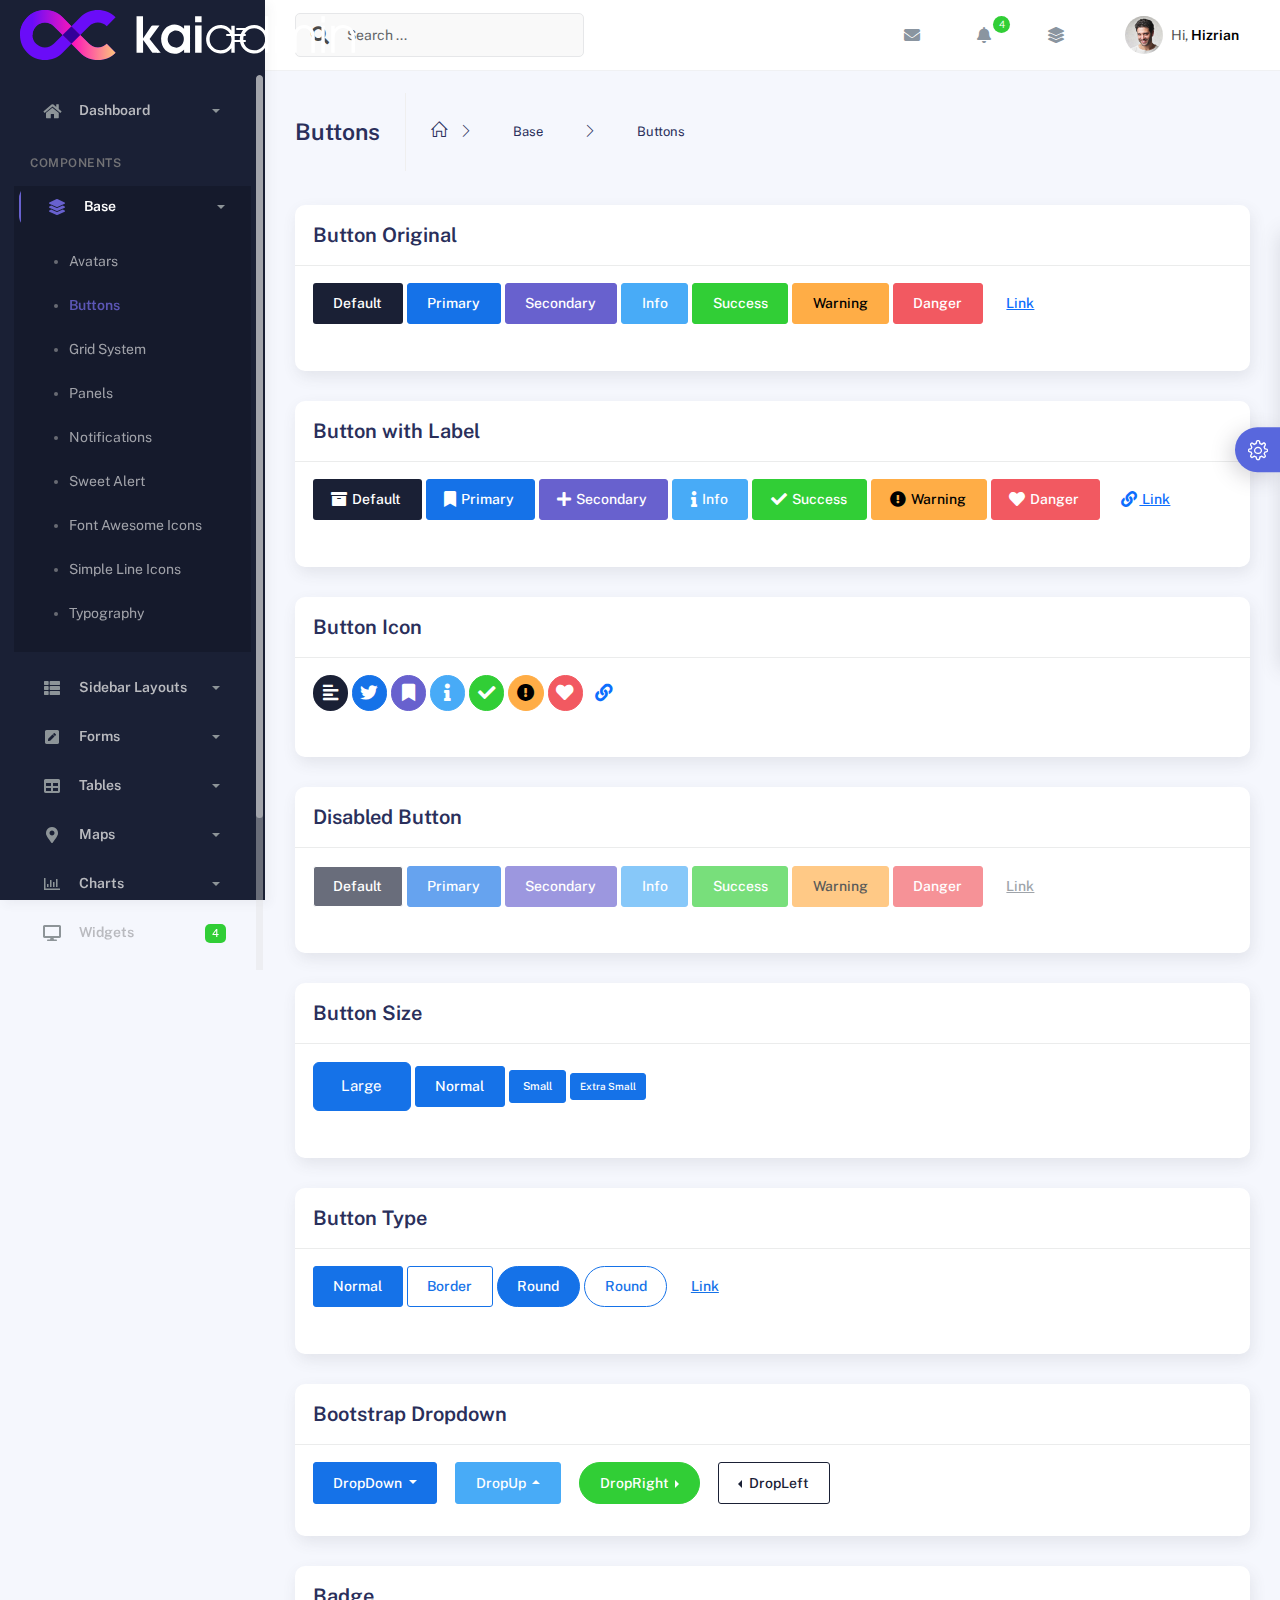
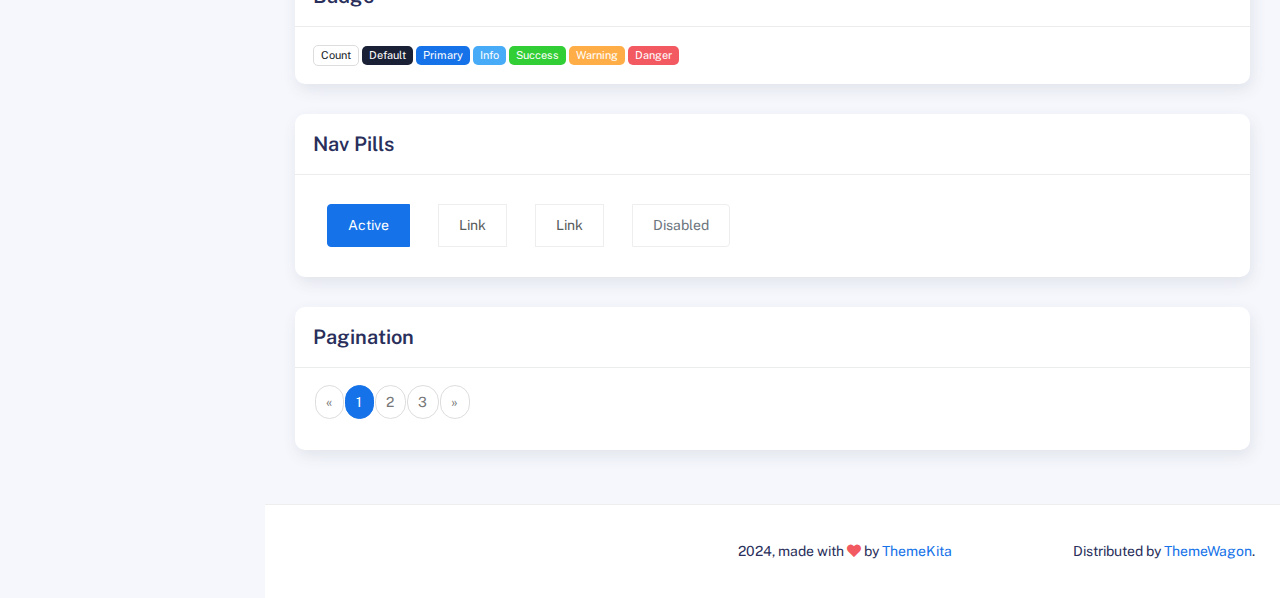
<file: components/buttons.html>
<!DOCTYPE html>
<html lang="en">
  <head>
    <meta http-equiv="X-UA-Compatible" content="IE=edge" />
    <title>Buttons - Kaiadmin Bootstrap 5 Admin Dashboard</title>
    <meta
      content="width=device-width, initial-scale=1.0, shrink-to-fit=no"
      name="viewport"
    />
    <link
      rel="icon"
      href="../assets/img/kaiadmin/favicon.ico"
      type="image/x-icon"
    />

    <!-- Fonts and icons -->
    <script src="../assets/js/plugin/webfont/webfont.min.js"></script>
    <script>
      WebFont.load({
        google: { families: ["Public Sans:300,400,500,600,700"] },
        custom: {
          families: [
            "Font Awesome 5 Solid",
            "Font Awesome 5 Regular",
            "Font Awesome 5 Brands",
            "simple-line-icons",
          ],
          urls: ["../assets/css/fonts.min.css"],
        },
        active: function () {
          sessionStorage.fonts = true;
        },
      });
    </script>

    <!-- CSS Files -->
    <link rel="stylesheet" href="../assets/css/bootstrap.min.css" />
    <link rel="stylesheet" href="../assets/css/plugins.min.css" />
    <link rel="stylesheet" href="../assets/css/kaiadmin.min.css" />

    <!-- CSS Just for demo purpose, don't include it in your project -->
    <link rel="stylesheet" href="../assets/css/demo.css" />
  </head>
  <body>
    <div class="wrapper">
      <!-- Sidebar -->
      <div class="sidebar" data-background-color="dark">
        <div class="sidebar-logo">
          <!-- Logo Header -->
          <div class="logo-header" data-background-color="dark">
            <a href="../index.html" class="logo">
              <img
                src="../assets/img/kaiadmin/logo_light.svg"
                alt="navbar brand"
                class="navbar-brand"
                height="20"
              />
            </a>
            <div class="nav-toggle">
              <button class="btn btn-toggle toggle-sidebar">
                <i class="gg-menu-right"></i>
              </button>
              <button class="btn btn-toggle sidenav-toggler">
                <i class="gg-menu-left"></i>
              </button>
            </div>
            <button class="topbar-toggler more">
              <i class="gg-more-vertical-alt"></i>
            </button>
          </div>
          <!-- End Logo Header -->
        </div>
        <div class="sidebar-wrapper scrollbar scrollbar-inner">
          <div class="sidebar-content">
            <ul class="nav nav-secondary">
              <li class="nav-item">
                <a
                  data-bs-toggle="collapse"
                  href="#dashboard"
                  class="collapsed"
                  aria-expanded="false"
                >
                  <i class="fas fa-home"></i>
                  <p>Dashboard</p>
                  <span class="caret"></span>
                </a>
                <div class="collapse" id="dashboard">
                  <ul class="nav nav-collapse">
                    <li>
                      <a href="../../demo1/index.html">
                        <span class="sub-item">Dashboard 1</span>
                      </a>
                    </li>
                  </ul>
                </div>
              </li>
              <li class="nav-section">
                <span class="sidebar-mini-icon">
                  <i class="fa fa-ellipsis-h"></i>
                </span>
                <h4 class="text-section">Components</h4>
              </li>
              <li class="nav-item active submenu">
                <a data-bs-toggle="collapse" href="#base">
                  <i class="fas fa-layer-group"></i>
                  <p>Base</p>
                  <span class="caret"></span>
                </a>
                <div class="collapse show" id="base">
                  <ul class="nav nav-collapse">
                    <li>
                      <a href="../components/avatars.html">
                        <span class="sub-item">Avatars</span>
                      </a>
                    </li>
                    <li class="active">
                      <a href="../components/buttons.html">
                        <span class="sub-item">Buttons</span>
                      </a>
                    </li>
                    <li>
                      <a href="../components/gridsystem.html">
                        <span class="sub-item">Grid System</span>
                      </a>
                    </li>
                    <li>
                      <a href="../components/panels.html">
                        <span class="sub-item">Panels</span>
                      </a>
                    </li>
                    <li>
                      <a href="../components/notifications.html">
                        <span class="sub-item">Notifications</span>
                      </a>
                    </li>
                    <li>
                      <a href="../components/sweetalert.html">
                        <span class="sub-item">Sweet Alert</span>
                      </a>
                    </li>
                    <li>
                      <a href="../components/font-awesome-icons.html">
                        <span class="sub-item">Font Awesome Icons</span>
                      </a>
                    </li>
                    <li>
                      <a href="../components/simple-line-icons.html">
                        <span class="sub-item">Simple Line Icons</span>
                      </a>
                    </li>
                    <li>
                      <a href="../components/typography.html">
                        <span class="sub-item">Typography</span>
                      </a>
                    </li>
                  </ul>
                </div>
              </li>
              <li class="nav-item">
                <a data-bs-toggle="collapse" href="#sidebarLayouts">
                  <i class="fas fa-th-list"></i>
                  <p>Sidebar Layouts</p>
                  <span class="caret"></span>
                </a>
                <div class="collapse" id="sidebarLayouts">
                  <ul class="nav nav-collapse">
                    <li>
                      <a href="../sidebar-style-2.html">
                        <span class="sub-item">Sidebar Style 2</span>
                      </a>
                    </li>
                    <li>
                      <a href="../icon-menu.html">
                        <span class="sub-item">Icon Menu</span>
                      </a>
                    </li>
                  </ul>
                </div>
              </li>
              <li class="nav-item">
                <a data-bs-toggle="collapse" href="#forms">
                  <i class="fas fa-pen-square"></i>
                  <p>Forms</p>
                  <span class="caret"></span>
                </a>
                <div class="collapse" id="forms">
                  <ul class="nav nav-collapse">
                    <li>
                      <a href="../forms/forms.html">
                        <span class="sub-item">Basic Form</span>
                      </a>
                    </li>
                  </ul>
                </div>
              </li>
              <li class="nav-item">
                <a data-bs-toggle="collapse" href="#tables">
                  <i class="fas fa-table"></i>
                  <p>Tables</p>
                  <span class="caret"></span>
                </a>
                <div class="collapse" id="tables">
                  <ul class="nav nav-collapse">
                    <li>
                      <a href="../tables/tables.html">
                        <span class="sub-item">Basic Table</span>
                      </a>
                    </li>
                    <li>
                      <a href="../tables/datatables.html">
                        <span class="sub-item">Datatables</span>
                      </a>
                    </li>
                  </ul>
                </div>
              </li>
              <li class="nav-item">
                <a data-bs-toggle="collapse" href="#maps">
                  <i class="fas fa-map-marker-alt"></i>
                  <p>Maps</p>
                  <span class="caret"></span>
                </a>
                <div class="collapse" id="maps">
                  <ul class="nav nav-collapse">
                    <li>
                      <a href="../maps/googlemaps.html">
                        <span class="sub-item">Google Maps</span>
                      </a>
                    </li>
                    <li>
                      <a href="../maps/jsvectormap.html">
                        <span class="sub-item">Jsvectormap</span>
                      </a>
                    </li>
                  </ul>
                </div>
              </li>
              <li class="nav-item">
                <a data-bs-toggle="collapse" href="#charts">
                  <i class="far fa-chart-bar"></i>
                  <p>Charts</p>
                  <span class="caret"></span>
                </a>
                <div class="collapse" id="charts">
                  <ul class="nav nav-collapse">
                    <li>
                      <a href="../charts/charts.html">
                        <span class="sub-item">Chart Js</span>
                      </a>
                    </li>
                    <li>
                      <a href="../charts/sparkline.html">
                        <span class="sub-item">Sparkline</span>
                      </a>
                    </li>
                  </ul>
                </div>
              </li>
              <li class="nav-item">
                <a href="../widgets.html">
                  <i class="fas fa-desktop"></i>
                  <p>Widgets</p>
                  <span class="badge badge-success">4</span>
                </a>
              </li>
              <li class="nav-item">
                <a href="../../../documentation/index.html">
                  <i class="fas fa-file"></i>
                  <p>Documentation</p>
                  <span class="badge badge-secondary">1</span>
                </a>
              </li>
              <li class="nav-item">
                <a data-bs-toggle="collapse" href="#submenu">
                  <i class="fas fa-bars"></i>
                  <p>Menu Levels</p>
                  <span class="caret"></span>
                </a>
                <div class="collapse" id="submenu">
                  <ul class="nav nav-collapse">
                    <li>
                      <a data-bs-toggle="collapse" href="#subnav1">
                        <span class="sub-item">Level 1</span>
                        <span class="caret"></span>
                      </a>
                      <div class="collapse" id="subnav1">
                        <ul class="nav nav-collapse subnav">
                          <li>
                            <a href="#">
                              <span class="sub-item">Level 2</span>
                            </a>
                          </li>
                          <li>
                            <a href="#">
                              <span class="sub-item">Level 2</span>
                            </a>
                          </li>
                        </ul>
                      </div>
                    </li>
                    <li>
                      <a data-bs-toggle="collapse" href="#subnav2">
                        <span class="sub-item">Level 1</span>
                        <span class="caret"></span>
                      </a>
                      <div class="collapse" id="subnav2">
                        <ul class="nav nav-collapse subnav">
                          <li>
                            <a href="#">
                              <span class="sub-item">Level 2</span>
                            </a>
                          </li>
                        </ul>
                      </div>
                    </li>
                    <li>
                      <a href="#">
                        <span class="sub-item">Level 1</span>
                      </a>
                    </li>
                  </ul>
                </div>
              </li>
            </ul>
          </div>
        </div>
      </div>
      <!-- End Sidebar -->

      <div class="main-panel">
        <div class="main-header">
          <div class="main-header-logo">
            <!-- Logo Header -->
            <div class="logo-header" data-background-color="dark">
              <a href="../index.html" class="logo">
                <img
                  src="../assets/img/kaiadmin/logo_light.svg"
                  alt="navbar brand"
                  class="navbar-brand"
                  height="20"
                />
              </a>
              <div class="nav-toggle">
                <button class="btn btn-toggle toggle-sidebar">
                  <i class="gg-menu-right"></i>
                </button>
                <button class="btn btn-toggle sidenav-toggler">
                  <i class="gg-menu-left"></i>
                </button>
              </div>
              <button class="topbar-toggler more">
                <i class="gg-more-vertical-alt"></i>
              </button>
            </div>
            <!-- End Logo Header -->
          </div>
          <!-- Navbar Header -->
          <nav
            class="navbar navbar-header navbar-header-transparent navbar-expand-lg border-bottom"
          >
            <div class="container-fluid">
              <nav
                class="navbar navbar-header-left navbar-expand-lg navbar-form nav-search p-0 d-none d-lg-flex"
              >
                <div class="input-group">
                  <div class="input-group-prepend">
                    <button type="submit" class="btn btn-search pe-1">
                      <i class="fa fa-search search-icon"></i>
                    </button>
                  </div>
                  <input
                    type="text"
                    placeholder="Search ..."
                    class="form-control"
                  />
                </div>
              </nav>

              <ul class="navbar-nav topbar-nav ms-md-auto align-items-center">
                <li
                  class="nav-item topbar-icon dropdown hidden-caret d-flex d-lg-none"
                >
                  <a
                    class="nav-link dropdown-toggle"
                    data-bs-toggle="dropdown"
                    href="#"
                    role="button"
                    aria-expanded="false"
                    aria-haspopup="true"
                  >
                    <i class="fa fa-search"></i>
                  </a>
                  <ul class="dropdown-menu dropdown-search animated fadeIn">
                    <form class="navbar-left navbar-form nav-search">
                      <div class="input-group">
                        <input
                          type="text"
                          placeholder="Search ..."
                          class="form-control"
                        />
                      </div>
                    </form>
                  </ul>
                </li>
                <li class="nav-item topbar-icon dropdown hidden-caret">
                  <a
                    class="nav-link dropdown-toggle"
                    href="#"
                    id="messageDropdown"
                    role="button"
                    data-bs-toggle="dropdown"
                    aria-haspopup="true"
                    aria-expanded="false"
                  >
                    <i class="fa fa-envelope"></i>
                  </a>
                  <ul
                    class="dropdown-menu messages-notif-box animated fadeIn"
                    aria-labelledby="messageDropdown"
                  >
                    <li>
                      <div
                        class="dropdown-title d-flex justify-content-between align-items-center"
                      >
                        Messages
                        <a href="#" class="small">Mark all as read</a>
                      </div>
                    </li>
                    <li>
                      <div class="message-notif-scroll scrollbar-outer">
                        <div class="notif-center">
                          <a href="#">
                            <div class="notif-img">
                              <img
                                src="../assets/img/jm_denis.jpg"
                                alt="Img Profile"
                              />
                            </div>
                            <div class="notif-content">
                              <span class="subject">Jimmy Denis</span>
                              <span class="block"> How are you ? </span>
                              <span class="time">5 minutes ago</span>
                            </div>
                          </a>
                          <a href="#">
                            <div class="notif-img">
                              <img
                                src="../assets/img/chadengle.jpg"
                                alt="Img Profile"
                              />
                            </div>
                            <div class="notif-content">
                              <span class="subject">Chad</span>
                              <span class="block"> Ok, Thanks ! </span>
                              <span class="time">12 minutes ago</span>
                            </div>
                          </a>
                          <a href="#">
                            <div class="notif-img">
                              <img
                                src="../assets/img/mlane.jpg"
                                alt="Img Profile"
                              />
                            </div>
                            <div class="notif-content">
                              <span class="subject">Jhon Doe</span>
                              <span class="block">
                                Ready for the meeting today...
                              </span>
                              <span class="time">12 minutes ago</span>
                            </div>
                          </a>
                          <a href="#">
                            <div class="notif-img">
                              <img
                                src="../assets/img/talha.jpg"
                                alt="Img Profile"
                              />
                            </div>
                            <div class="notif-content">
                              <span class="subject">Talha</span>
                              <span class="block"> Hi, Apa Kabar ? </span>
                              <span class="time">17 minutes ago</span>
                            </div>
                          </a>
                        </div>
                      </div>
                    </li>
                    <li>
                      <a class="see-all" href="javascript:void(0);"
                        >See all messages<i class="fa fa-angle-right"></i>
                      </a>
                    </li>
                  </ul>
                </li>
                <li class="nav-item topbar-icon dropdown hidden-caret">
                  <a
                    class="nav-link dropdown-toggle"
                    href="#"
                    id="notifDropdown"
                    role="button"
                    data-bs-toggle="dropdown"
                    aria-haspopup="true"
                    aria-expanded="false"
                  >
                    <i class="fa fa-bell"></i>
                    <span class="notification">4</span>
                  </a>
                  <ul
                    class="dropdown-menu notif-box animated fadeIn"
                    aria-labelledby="notifDropdown"
                  >
                    <li>
                      <div class="dropdown-title">
                        You have 4 new notification
                      </div>
                    </li>
                    <li>
                      <div class="notif-scroll scrollbar-outer">
                        <div class="notif-center">
                          <a href="#">
                            <div class="notif-icon notif-primary">
                              <i class="fa fa-user-plus"></i>
                            </div>
                            <div class="notif-content">
                              <span class="block"> New user registered </span>
                              <span class="time">5 minutes ago</span>
                            </div>
                          </a>
                          <a href="#">
                            <div class="notif-icon notif-success">
                              <i class="fa fa-comment"></i>
                            </div>
                            <div class="notif-content">
                              <span class="block">
                                Rahmad commented on Admin
                              </span>
                              <span class="time">12 minutes ago</span>
                            </div>
                          </a>
                          <a href="#">
                            <div class="notif-img">
                              <img
                                src="../assets/img/profile2.jpg"
                                alt="Img Profile"
                              />
                            </div>
                            <div class="notif-content">
                              <span class="block">
                                Reza send messages to you
                              </span>
                              <span class="time">12 minutes ago</span>
                            </div>
                          </a>
                          <a href="#">
                            <div class="notif-icon notif-danger">
                              <i class="fa fa-heart"></i>
                            </div>
                            <div class="notif-content">
                              <span class="block"> Farrah liked Admin </span>
                              <span class="time">17 minutes ago</span>
                            </div>
                          </a>
                        </div>
                      </div>
                    </li>
                    <li>
                      <a class="see-all" href="javascript:void(0);"
                        >See all notifications<i class="fa fa-angle-right"></i>
                      </a>
                    </li>
                  </ul>
                </li>
                <li class="nav-item topbar-icon dropdown hidden-caret">
                  <a
                    class="nav-link"
                    data-bs-toggle="dropdown"
                    href="#"
                    aria-expanded="false"
                  >
                    <i class="fas fa-layer-group"></i>
                  </a>
                  <div class="dropdown-menu quick-actions animated fadeIn">
                    <div class="quick-actions-header">
                      <span class="title mb-1">Quick Actions</span>
                      <span class="subtitle op-7">Shortcuts</span>
                    </div>
                    <div class="quick-actions-scroll scrollbar-outer">
                      <div class="quick-actions-items">
                        <div class="row m-0">
                          <a class="col-6 col-md-4 p-0" href="#">
                            <div class="quick-actions-item">
                              <div class="avatar-item bg-danger rounded-circle">
                                <i class="far fa-calendar-alt"></i>
                              </div>
                              <span class="text">Calendar</span>
                            </div>
                          </a>
                          <a class="col-6 col-md-4 p-0" href="#">
                            <div class="quick-actions-item">
                              <div
                                class="avatar-item bg-warning rounded-circle"
                              >
                                <i class="fas fa-map"></i>
                              </div>
                              <span class="text">Maps</span>
                            </div>
                          </a>
                          <a class="col-6 col-md-4 p-0" href="#">
                            <div class="quick-actions-item">
                              <div class="avatar-item bg-info rounded-circle">
                                <i class="fas fa-file-excel"></i>
                              </div>
                              <span class="text">Reports</span>
                            </div>
                          </a>
                          <a class="col-6 col-md-4 p-0" href="#">
                            <div class="quick-actions-item">
                              <div
                                class="avatar-item bg-success rounded-circle"
                              >
                                <i class="fas fa-envelope"></i>
                              </div>
                              <span class="text">Emails</span>
                            </div>
                          </a>
                          <a class="col-6 col-md-4 p-0" href="#">
                            <div class="quick-actions-item">
                              <div
                                class="avatar-item bg-primary rounded-circle"
                              >
                                <i class="fas fa-file-invoice-dollar"></i>
                              </div>
                              <span class="text">Invoice</span>
                            </div>
                          </a>
                          <a class="col-6 col-md-4 p-0" href="#">
                            <div class="quick-actions-item">
                              <div
                                class="avatar-item bg-secondary rounded-circle"
                              >
                                <i class="fas fa-credit-card"></i>
                              </div>
                              <span class="text">Payments</span>
                            </div>
                          </a>
                        </div>
                      </div>
                    </div>
                  </div>
                </li>

                <li class="nav-item topbar-user dropdown hidden-caret">
                  <a
                    class="dropdown-toggle profile-pic"
                    data-bs-toggle="dropdown"
                    href="#"
                    aria-expanded="false"
                  >
                    <div class="avatar-sm">
                      <img
                        src="../assets/img/profile.jpg"
                        alt="..."
                        class="avatar-img rounded-circle"
                      />
                    </div>
                    <span class="profile-username">
                      <span class="op-7">Hi,</span>
                      <span class="fw-bold">Hizrian</span>
                    </span>
                  </a>
                  <ul class="dropdown-menu dropdown-user animated fadeIn">
                    <div class="dropdown-user-scroll scrollbar-outer">
                      <li>
                        <div class="user-box">
                          <div class="avatar-lg">
                            <img
                              src="../assets/img/profile.jpg"
                              alt="image profile"
                              class="avatar-img rounded"
                            />
                          </div>
                          <div class="u-text">
                            <h4>Hizrian</h4>
                            <p class="text-muted">hello@example.com</p>
                            <a
                              href="profile.html"
                              class="btn btn-xs btn-secondary btn-sm"
                              >View Profile</a
                            >
                          </div>
                        </div>
                      </li>
                      <li>
                        <div class="dropdown-divider"></div>
                        <a class="dropdown-item" href="#">My Profile</a>
                        <a class="dropdown-item" href="#">My Balance</a>
                        <a class="dropdown-item" href="#">Inbox</a>
                        <div class="dropdown-divider"></div>
                        <a class="dropdown-item" href="#">Account Setting</a>
                        <div class="dropdown-divider"></div>
                        <a class="dropdown-item" href="#">Logout</a>
                      </li>
                    </div>
                  </ul>
                </li>
              </ul>
            </div>
          </nav>
          <!-- End Navbar -->
        </div>

        <div class="container">
          <div class="page-inner">
            <div class="page-header">
              <h3 class="fw-bold mb-3">Buttons</h3>
              <ul class="breadcrumbs mb-3">
                <li class="nav-home">
                  <a href="#">
                    <i class="icon-home"></i>
                  </a>
                </li>
                <li class="separator">
                  <i class="icon-arrow-right"></i>
                </li>
                <li class="nav-item">
                  <a href="#">Base</a>
                </li>
                <li class="separator">
                  <i class="icon-arrow-right"></i>
                </li>
                <li class="nav-item">
                  <a href="#">Buttons</a>
                </li>
              </ul>
            </div>
            <div class="row">
              <div class="col-md-12">
                <div class="card">
                  <div class="card-header">
                    <h4 class="card-title">Button Original</h4>
                  </div>
                  <div class="card-body">
                    <p class="demo">
                      <button class="btn btn-black">Default</button>

                      <button class="btn btn-primary">Primary</button>

                      <button class="btn btn-secondary">Secondary</button>

                      <button class="btn btn-info">Info</button>

                      <button class="btn btn-success">Success</button>

                      <button class="btn btn-warning">Warning</button>

                      <button class="btn btn-danger">Danger</button>

                      <button class="btn btn-link">Link</button>
                    </p>
                  </div>
                </div>
              </div>
              <div class="col-md-12">
                <div class="card">
                  <div class="card-header">
                    <h4 class="card-title">Button with Label</h4>
                  </div>
                  <div class="card-body">
                    <p class="demo">
                      <button class="btn btn-black">
                        <span class="btn-label">
                          <i class="fa fa-archive"></i>
                        </span>
                        Default
                      </button>

                      <button class="btn btn-primary">
                        <span class="btn-label">
                          <i class="fa fa-bookmark"></i>
                        </span>
                        Primary
                      </button>

                      <button class="btn btn-secondary">
                        <span class="btn-label">
                          <i class="fa fa-plus"></i>
                        </span>
                        Secondary
                      </button>

                      <button class="btn btn-info">
                        <span class="btn-label">
                          <i class="fa fa-info"></i>
                        </span>
                        Info
                      </button>

                      <button class="btn btn-success">
                        <span class="btn-label">
                          <i class="fa fa-check"></i>
                        </span>
                        Success
                      </button>

                      <button class="btn btn-warning">
                        <span class="btn-label">
                          <i class="fa fa-exclamation-circle"></i>
                        </span>
                        Warning
                      </button>

                      <button class="btn btn-danger">
                        <span class="btn-label">
                          <i class="fa fa-heart"></i>
                        </span>
                        Danger
                      </button>

                      <button class="btn btn-link">
                        <span class="btn-label">
                          <i class="fa fa-link"></i>
                        </span>
                        Link
                      </button>
                    </p>
                  </div>
                </div>
              </div>
              <div class="col-md-12">
                <div class="card">
                  <div class="card-header">
                    <h4 class="card-title">Button Icon</h4>
                  </div>
                  <div class="card-body">
                    <p class="demo">
                      <button
                        type="button"
                        class="btn btn-icon btn-round btn-black"
                      >
                        <i class="fa fa-align-left"></i>
                      </button>

                      <button
                        type="button"
                        class="btn btn-icon btn-round btn-primary"
                      >
                        <i class="fab fa-twitter"></i>
                      </button>

                      <button
                        type="button"
                        class="btn btn-icon btn-round btn-secondary"
                      >
                        <i class="fa fa-bookmark"></i>
                      </button>

                      <button
                        type="button"
                        class="btn btn-icon btn-round btn-info"
                      >
                        <i class="fa fa-info"></i>
                      </button>

                      <button
                        type="button"
                        class="btn btn-icon btn-round btn-success"
                      >
                        <i class="fa fa-check"></i>
                      </button>

                      <button
                        type="button"
                        class="btn btn-icon btn-round btn-warning"
                      >
                        <i class="fa fa-exclamation-circle"></i>
                      </button>

                      <button
                        type="button"
                        class="btn btn-icon btn-round btn-danger"
                      >
                        <i class="fa fa-heart"></i>
                      </button>

                      <button type="button" class="btn btn-icon btn-link">
                        <i class="fa fa-link"></i>
                      </button>
                    </p>
                  </div>
                </div>
              </div>
              <div class="col-md-12">
                <div class="card">
                  <div class="card-header">
                    <h4 class="card-title">Disabled Button</h4>
                  </div>
                  <div class="card-body">
                    <p class="demo">
                      <button class="btn btn-black" disabled="disabled">
                        Default
                      </button>

                      <button class="btn btn-primary" disabled="disabled">
                        Primary
                      </button>

                      <button class="btn btn-secondary" disabled="disabled">
                        Secondary
                      </button>

                      <button class="btn btn-info" disabled="disabled">
                        Info
                      </button>

                      <button class="btn btn-success" disabled="disabled">
                        Success
                      </button>

                      <button class="btn btn-warning" disabled="disabled">
                        Warning
                      </button>

                      <button class="btn btn-danger" disabled="disabled">
                        Danger
                      </button>

                      <button class="btn btn-link" disabled>Link</button>
                    </p>
                  </div>
                </div>
              </div>
              <div class="col-md-12">
                <div class="card">
                  <div class="card-header">
                    <h4 class="card-title">Button Size</h4>
                  </div>
                  <div class="card-body">
                    <p class="demo">
                      <button class="btn btn-primary btn-lg">Large</button>

                      <button class="btn btn-primary">Normal</button>

                      <button class="btn btn-primary btn-sm">Small</button>

                      <button class="btn btn-primary btn-xs">
                        Extra Small
                      </button>
                    </p>
                  </div>
                </div>
              </div>
              <div class="col-md-12">
                <div class="card">
                  <div class="card-header">
                    <h4 class="card-title">Button Type</h4>
                  </div>
                  <div class="card-body">
                    <p class="demo">
                      <button class="btn btn-primary">Normal</button>
                      <button class="btn btn-primary btn-border">Border</button>

                      <button class="btn btn-primary btn-round">Round</button>

                      <button class="btn btn-primary btn-border btn-round">
                        Round
                      </button>

                      <button class="btn btn-primary btn-link">Link</button>
                    </p>
                  </div>
                </div>
              </div>

              <div class="col-md-12">
                <div class="card">
                  <div class="card-header">
                    <h4 class="card-title">Bootstrap Dropdown</h4>
                  </div>
                  <div class="card-body">
                    <div class="demo">
                      <div class="btn-group dropdown">
                        <button
                          class="btn btn-primary dropdown-toggle"
                          type="button"
                          data-bs-toggle="dropdown"
                        >
                          DropDown
                        </button>
                        <ul class="dropdown-menu" role="menu">
                          <li>
                            <a class="dropdown-item" href="#">Action</a>
                            <a class="dropdown-item" href="#">Another action</a>
                            <div class="dropdown-divider"></div>
                            <a class="dropdown-item" href="#"
                              >Something else here</a
                            >
                          </li>
                        </ul>
                      </div>

                      <div class="btn-group dropup">
                        <button
                          class="btn btn-info dropdown-toggle"
                          type="button"
                          data-bs-toggle="dropdown"
                        >
                          DropUp
                        </button>
                        <ul class="dropdown-menu" role="menu">
                          <li>
                            <a class="dropdown-item" href="#">Action</a>
                            <a class="dropdown-item" href="#">Another action</a>
                            <div class="dropdown-divider"></div>
                            <a class="dropdown-item" href="#"
                              >Something else here</a
                            >
                          </li>
                        </ul>
                      </div>

                      <div class="btn-group dropend">
                        <button
                          type="button"
                          class="btn btn-success btn-round dropdown-toggle"
                          data-bs-toggle="dropdown"
                          aria-haspopup="true"
                          aria-expanded="false"
                        >
                          DropRight
                        </button>
                        <ul class="dropdown-menu" role="menu">
                          <li>
                            <a class="dropdown-item" href="#">Action</a>
                            <a class="dropdown-item" href="#">Another action</a>
                            <div class="dropdown-divider"></div>
                            <a class="dropdown-item" href="#"
                              >Something else here</a
                            >
                          </li>
                        </ul>
                      </div>

                      <div class="btn-group dropstart">
                        <button
                          type="button"
                          class="btn btn-black btn-border dropdown-toggle"
                          data-bs-toggle="dropdown"
                          aria-haspopup="true"
                          aria-expanded="false"
                        >
                          DropLeft
                        </button>
                        <ul class="dropdown-menu" role="menu">
                          <li>
                            <a class="dropdown-item" href="#">Action</a>
                            <a class="dropdown-item" href="#">Another action</a>
                            <div class="dropdown-divider"></div>
                            <a class="dropdown-item" href="#"
                              >Something else here</a
                            >
                          </li>
                        </ul>
                      </div>
                    </div>
                  </div>
                </div>
              </div>
              <div class="col-md-12">
                <div class="card">
                  <div class="card-header">
                    <h4 class="card-title">Badge</h4>
                  </div>
                  <div class="card-body">
                    <span class="badge badge-count">Count</span>
                    <span class="badge badge-black">Default</span>
                    <span class="badge badge-primary">Primary</span>
                    <span class="badge badge-info">Info</span>
                    <span class="badge badge-success">Success</span>
                    <span class="badge badge-warning">Warning</span>
                    <span class="badge badge-danger">Danger</span>
                  </div>
                </div>
              </div>
              <div class="col-md-12">
                <div class="card">
                  <div class="card-header">
                    <h4 class="card-title">Nav Pills</h4>
                  </div>
                  <div class="card-body">
                    <ul class="nav nav-pills nav-primary">
                      <li class="nav-item">
                        <a class="nav-link active" href="#">Active</a>
                      </li>
                      <li class="nav-item">
                        <a class="nav-link" href="#">Link</a>
                      </li>
                      <li class="nav-item">
                        <a class="nav-link" href="#">Link</a>
                      </li>
                      <li class="nav-item">
                        <a class="nav-link disabled" href="#">Disabled</a>
                      </li>
                    </ul>
                  </div>
                </div>
              </div>
              <div class="col-md-12">
                <div class="card">
                  <div class="card-header">
                    <h4 class="card-title">Pagination</h4>
                  </div>
                  <div class="card-body">
                    <div class="demo">
                      <ul class="pagination pg-primary">
                        <li class="page-item">
                          <a class="page-link" href="#" aria-label="Previous">
                            <span aria-hidden="true">&laquo;</span>
                            <span class="sr-only">Previous</span>
                          </a>
                        </li>
                        <li class="page-item active">
                          <a class="page-link" href="#">1</a>
                        </li>
                        <li class="page-item">
                          <a class="page-link" href="#">2</a>
                        </li>
                        <li class="page-item">
                          <a class="page-link" href="#">3</a>
                        </li>
                        <li class="page-item">
                          <a class="page-link" href="#" aria-label="Next">
                            <span aria-hidden="true">&raquo;</span>
                            <span class="sr-only">Next</span>
                          </a>
                        </li>
                      </ul>
                    </div>
                  </div>
                </div>
              </div>
            </div>
          </div>
        </div>

        <footer class="footer">
          <div class="container-fluid d-flex justify-content-between">
            <nav class="pull-left">
              <ul class="nav">
                <li class="nav-item">
                  <a class="nav-link" href="http://www.themekita.com">
                    ThemeKita
                  </a>
                </li>
                <li class="nav-item">
                  <a class="nav-link" href="#"> Help </a>
                </li>
                <li class="nav-item">
                  <a class="nav-link" href="#"> Licenses </a>
                </li>
              </ul>
            </nav>
            <div class="copyright">
              2024, made with <i class="fa fa-heart heart text-danger"></i> by
              <a href="http://www.themekita.com">ThemeKita</a>
            </div>
            <div>
              Distributed by
              <a target="_blank" href="https://themewagon.com/">ThemeWagon</a>.
            </div>
          </div>
        </footer>
      </div>

      <!-- Custom template | don't include it in your project! -->
      <div class="custom-template">
        <div class="title">Settings</div>
        <div class="custom-content">
          <div class="switcher">
            <div class="switch-block">
              <h4>Logo Header</h4>
              <div class="btnSwitch">
                <button
                  type="button"
                  class="selected changeLogoHeaderColor"
                  data-color="dark"
                ></button>
                <button
                  type="button"
                  class="selected changeLogoHeaderColor"
                  data-color="blue"
                ></button>
                <button
                  type="button"
                  class="changeLogoHeaderColor"
                  data-color="purple"
                ></button>
                <button
                  type="button"
                  class="changeLogoHeaderColor"
                  data-color="light-blue"
                ></button>
                <button
                  type="button"
                  class="changeLogoHeaderColor"
                  data-color="green"
                ></button>
                <button
                  type="button"
                  class="changeLogoHeaderColor"
                  data-color="orange"
                ></button>
                <button
                  type="button"
                  class="changeLogoHeaderColor"
                  data-color="red"
                ></button>
                <button
                  type="button"
                  class="changeLogoHeaderColor"
                  data-color="white"
                ></button>
                <br />
                <button
                  type="button"
                  class="changeLogoHeaderColor"
                  data-color="dark2"
                ></button>
                <button
                  type="button"
                  class="changeLogoHeaderColor"
                  data-color="blue2"
                ></button>
                <button
                  type="button"
                  class="changeLogoHeaderColor"
                  data-color="purple2"
                ></button>
                <button
                  type="button"
                  class="changeLogoHeaderColor"
                  data-color="light-blue2"
                ></button>
                <button
                  type="button"
                  class="changeLogoHeaderColor"
                  data-color="green2"
                ></button>
                <button
                  type="button"
                  class="changeLogoHeaderColor"
                  data-color="orange2"
                ></button>
                <button
                  type="button"
                  class="changeLogoHeaderColor"
                  data-color="red2"
                ></button>
              </div>
            </div>
            <div class="switch-block">
              <h4>Navbar Header</h4>
              <div class="btnSwitch">
                <button
                  type="button"
                  class="changeTopBarColor"
                  data-color="dark"
                ></button>
                <button
                  type="button"
                  class="changeTopBarColor"
                  data-color="blue"
                ></button>
                <button
                  type="button"
                  class="changeTopBarColor"
                  data-color="purple"
                ></button>
                <button
                  type="button"
                  class="changeTopBarColor"
                  data-color="light-blue"
                ></button>
                <button
                  type="button"
                  class="changeTopBarColor"
                  data-color="green"
                ></button>
                <button
                  type="button"
                  class="changeTopBarColor"
                  data-color="orange"
                ></button>
                <button
                  type="button"
                  class="changeTopBarColor"
                  data-color="red"
                ></button>
                <button
                  type="button"
                  class="changeTopBarColor"
                  data-color="white"
                ></button>
                <br />
                <button
                  type="button"
                  class="changeTopBarColor"
                  data-color="dark2"
                ></button>
                <button
                  type="button"
                  class="selected changeTopBarColor"
                  data-color="blue2"
                ></button>
                <button
                  type="button"
                  class="changeTopBarColor"
                  data-color="purple2"
                ></button>
                <button
                  type="button"
                  class="changeTopBarColor"
                  data-color="light-blue2"
                ></button>
                <button
                  type="button"
                  class="changeTopBarColor"
                  data-color="green2"
                ></button>
                <button
                  type="button"
                  class="changeTopBarColor"
                  data-color="orange2"
                ></button>
                <button
                  type="button"
                  class="changeTopBarColor"
                  data-color="red2"
                ></button>
              </div>
            </div>
            <div class="switch-block">
              <h4>Sidebar</h4>
              <div class="btnSwitch">
                <button
                  type="button"
                  class="selected changeSideBarColor"
                  data-color="white"
                ></button>
                <button
                  type="button"
                  class="changeSideBarColor"
                  data-color="dark"
                ></button>
                <button
                  type="button"
                  class="changeSideBarColor"
                  data-color="dark2"
                ></button>
              </div>
            </div>
          </div>
        </div>
        <div class="custom-toggle">
          <i class="icon-settings"></i>
        </div>
      </div>
      <!-- End Custom template -->
    </div>
    <!--   Core JS Files   -->
    <script src="../assets/js/core/jquery-3.7.1.min.js"></script>
    <script src="../assets/js/core/popper.min.js"></script>
    <script src="../assets/js/core/bootstrap.min.js"></script>

    <!-- jQuery Scrollbar -->
    <script src="../assets/js/plugin/jquery-scrollbar/jquery.scrollbar.min.js"></script>
    <!-- Moment JS -->
    <script src="../assets/js/plugin/moment/moment.min.js"></script>

    <!-- Chart JS -->
    <script src="../assets/js/plugin/chart.js/chart.min.js"></script>

    <!-- jQuery Sparkline -->
    <script src="../assets/js/plugin/jquery.sparkline/jquery.sparkline.min.js"></script>

    <!-- Chart Circle -->
    <script src="../assets/js/plugin/chart-circle/circles.min.js"></script>

    <!-- Datatables -->
    <script src="../assets/js/plugin/datatables/datatables.min.js"></script>

    <!-- Bootstrap Notify -->
    <script src="../assets/js/plugin/bootstrap-notify/bootstrap-notify.min.js"></script>

    <!-- jQuery Vector Maps -->
    <script src="../assets/js/plugin/jsvectormap/jsvectormap.min.js"></script>
    <script src="../assets/js/plugin/jsvectormap/world.js"></script>

    <!-- Sweet Alert -->
    <script src="../assets/js/plugin/sweetalert/sweetalert.min.js"></script>

    <!-- Kaiadmin JS -->
    <script src="../assets/js/kaiadmin.min.js"></script>

    <!-- Kaiadmin DEMO methods, don't include it in your project! -->
    <script src="../assets/js/setting-demo2.js"></script>
  </body>
</html>
</file>
<file: assets/css/news.css>
* {
      margin: 0;
      padding: 0;
      box-sizing: border-box;
    }

    :root {
      --primary: #2563eb;
      --primary-dark: #1d4ed8;
      --secondary: #64748b;
      --accent: #f59e0b;
      --success: #10b981;
      --danger: #ef4444;
      --background: #0f172a;
      --surface: #1e293b;
      --surface-light: #334155;
      --text: #f8fafc;
      --text-secondary: #cbd5e1;
      --border: #475569;
      --shadow: rgba(0, 0, 0, 0.3);
    }

    body {
      font-family: 'Segoe UI', -apple-system, BlinkMacSystemFont, sans-serif;
      background: linear-gradient(135deg, var(--background) 0%, #1a202c 100%);
      color: var(--text);
      min-height: 100vh;
      line-height: 1.6;
    }

    .container {
      max-width: 1200px;
      margin: 0 auto;
      padding: 0 1rem;
    }

    header {
      background: rgba(30, 41, 59, 0.8);
      backdrop-filter: blur(10px);
      border-bottom: 1px solid var(--border);
      position: sticky;
      top: 0;
      z-index: 100;
    }

    .header-content {
      display: flex;
      align-items: center;
      justify-content: space-between;
      padding: 1rem 0;
    }

    .logo {
      display: flex;
      align-items: center;
      gap: 0.5rem;
      font-size: 1.5rem;
      font-weight: 700;
      color: var(--primary);
    }

    .controls {
      display: flex;
      align-items: center;
      gap: 1rem;
    }

    .refresh-btn {
      background: linear-gradient(45deg, var(--primary), var(--primary-dark));
      color: white;
      border: none;
      padding: 0.5rem 1rem;
      border-radius: 8px;
      cursor: pointer;
      font-weight: 500;
      transition: all 0.3s ease;
      display: flex;
      align-items: center;
      gap: 0.5rem;
    }

    .refresh-btn:hover {
      transform: translateY(-2px);
      box-shadow: 0 8px 25px rgba(37, 99, 235, 0.3);
    }

    .refresh-btn:disabled {
      opacity: 0.6;
      cursor: not-allowed;
      transform: none;
    }

    .spinner {
      width: 16px;
      height: 16px;
      border: 2px solid transparent;
      border-top: 2px solid currentColor;
      border-radius: 50%;
      animation: spin 1s linear infinite;
    }

    @keyframes spin {
      to { transform: rotate(360deg); }
    }

    .filter-tabs {
      display: flex;
      gap: 0.5rem;
      margin-bottom: 2rem;
      overflow-x: auto;
      padding: 0.5rem 0;
    }

    .filter-tab {
      background: var(--surface);
      border: 1px solid var(--border);
      color: var(--text-secondary);
      padding: 0.5rem 1rem;
      border-radius: 20px;
      cursor: pointer;
      transition: all 0.3s ease;
      white-space: nowrap;
      font-size: 0.9rem;
    }

    .filter-tab:hover {
      background: var(--surface-light);
      color: var(--text);
    }

    .filter-tab.active {
      background: var(--primary);
      color: white;
      border-color: var(--primary);
    }

    .stats {
      display: grid;
      grid-template-columns: repeat(auto-fit, minmax(200px, 1fr));
      gap: 1rem;
      margin: 2rem 0;
    }

    .stat-card {
      background: var(--surface);
      border: 1px solid var(--border);
      border-radius: 12px;
      padding: 1.5rem;
      text-align: center;
    }

    .stat-number {
      font-size: 2rem;
      font-weight: 700;
      color: var(--primary);
    }

    .stat-label {
      color: var(--text-secondary);
      font-size: 0.9rem;
    }

    .news-grid {
      display: grid;
      grid-template-columns: repeat(auto-fit, minmax(350px, 1fr));
      gap: 1.5rem;
      margin: 2rem 0;
    }

    .news-item {
      background: var(--surface);
      border: 1px solid var(--border);
      border-radius: 16px;
      overflow: hidden;
      transition: all 0.3s ease;
      cursor: pointer;
      position: relative;
    }

    .news-item:hover {
      transform: translateY(-4px);
      box-shadow: 0 20px 40px var(--shadow);
      border-color: var(--primary);
    }

    .news-item.fade-in {
      animation: fadeIn 0.5s ease-out;
    }

    @keyframes fadeIn {
      from {
        opacity: 0;
        transform: translateY(20px);
      }
      to {
        opacity: 1;
        transform: translateY(0);
      }
    }

    .news-content {
      padding: 1.5rem;
    }

    .news-title {
      font-size: 1.1rem;
      font-weight: 600;
      margin-bottom: 0.5rem;
      line-height: 1.4;
      color: var(--text);
      text-decoration: none;
      display: block;
    }

    .news-title:hover {
      color: var(--primary);
    }

    .news-meta {
      display: flex;
      align-items: center;
      justify-content: space-between;
      margin-bottom: 1rem;
      font-size: 0.85rem;
      color: var(--text-secondary);
    }

    .source-tag {
      background: var(--primary);
      color: white;
      padding: 0.25rem 0.75rem;
      border-radius: 20px;
      font-size: 0.8rem;
      font-weight: 500;
    }

    .source-tag.bbc {
      background: #bb1919;
    }

    .source-tag.nyt {
      background: #000;
    }

    .news-description {
      color: var(--text-secondary);
      line-height: 1.5;
      display: -webkit-box;
      -webkit-line-clamp: 3;
      -webkit-box-orient: vertical;
      overflow: hidden;
    }

    .loading-state {
      text-align: center;
      padding: 4rem;
      color: var(--text-secondary);
    }

    .loading-state .spinner {
      width: 40px;
      height: 40px;
      border-width: 3px;
      margin: 0 auto 1rem;
    }

    .error-state {
      text-align: center;
      padding: 4rem;
      color: var(--danger);
    }

    .empty-state {
      text-align: center;
      padding: 4rem;
      color: var(--text-secondary);
    }

    @media (max-width: 768px) {
      .container {
        padding: 0 0.5rem;
      }

      .header-content {
        flex-direction: column;
        gap: 1rem;
      }

      .news-grid {
        grid-template-columns: 1fr;
        gap: 1rem;
      }

      .stats {
        grid-template-columns: repeat(2, 1fr);
      }
    }

    .scroll-to-top {
      position: fixed;
      bottom: 2rem;
      right: 2rem;
      background: var(--primary);
      color: white;
      border: none;
      width: 50px;
      height: 50px;
      border-radius: 50%;
      cursor: pointer;
      opacity: 0;
      visibility: hidden;
      transition: all 0.3s ease;
      z-index: 1000;
    }

    .scroll-to-top.visible {
      opacity: 1;
      visibility: visible;
    }

    .scroll-to-top:hover {
      transform: translateY(-2px);
      box-shadow: 0 8px 25px rgba(37, 99, 235, 0.3);
    }
</file>
<file: assets/css/demo.css>
.gg-check {
  box-sizing: border-box;
  position: relative;
  display: block;
  transform: scale(var(--ggs, 1));
  width: 22px;
  height: 22px;
  border: 2px solid transparent;
  border-radius: 100px; }
  .gg-check::after {
    content: "";
    display: block;
    box-sizing: border-box;
    position: absolute;
    left: 3px;
    top: -1px;
    width: 6px;
    height: 10px;
    border-width: 0 2px 2px 0;
    border-style: solid;
    transform-origin: bottom left;
    transform: rotate(45deg); }

.custom-template {
  position: fixed;
  top: 50%;
  transform: translateY(-50%);
  right: -325px;
  width: 325px;
  height: max-content;
  display: block;
  z-index: 1;
  background: #ffffff;
  transition: all .3s;
  z-index: 1003;
  box-shadow: -1px 1px 20px rgba(69, 65, 78, 0.15);
  border-top-left-radius: 5px;
  border-bottom-left-radius: 5px;
  transition: all .5s; }
  .custom-template.open {
    right: 0px; }
  .custom-template .custom-toggle {
    position: absolute;
    width: 45px;
    height: 45px;
    background: #5867dd;
    top: 50%;
    left: -45px;
    transform: translateY(-50%);
    display: flex;
    align-items: center;
    justify-content: center;
    text-align: center;
    border-top-left-radius: 30px;
    border-bottom-left-radius: 30px;
    /*border-right: 1px solid #177dff;*/
    cursor: pointer;
    color: #ffffff;
    box-shadow: -5px 5px 20px rgba(69, 65, 78, 0.21); }
    .custom-template .custom-toggle i {
      font-size: 20px;
      animation: 1.3s spin linear infinite; }
  .custom-template .title {
    padding: 15px;
    text-align: left;
    font-size: 16px;
    font-weight: 600;
    color: #ffffff;
    border-top-left-radius: 5px;
    border-bottom: 1px solid #ebedf2;
    background: #5867dd; }
  .custom-template .custom-content {
    padding: 20px 15px;
    max-height: calc(100vh - 90px);
    overflow: auto; }
  .custom-template .switcher {
    padding: 5px 0; }
  .custom-template .switch-block h4 {
    font-size: 13px;
    font-weight: 600;
    color: #444;
    line-height: 1.3;
    margin-bottom: 0;
    text-transform: uppercase; }
  .custom-template .btnSwitch {
    margin-top: 20px;
    margin-bottom: 25px; }
    .custom-template .btnSwitch button {
      border: 0px;
      height: 22px;
      width: 22px;
      outline: 0;
      margin-right: 6px;
      margin-bottom: 6px;
      cursor: pointer;
      padding: 0;
      border-radius: 50%;
      border: 2px solid #ededed;
      position: relative;
      transition: all .2s; }
      .custom-template .btnSwitch button:hover {
        border-color: #0bf; }
      .custom-template .btnSwitch button.selected {
        border-color: #0bf;
        display: inline-flex;
        align-items: center; }
      .custom-template .btnSwitch button:not([data-color="white"], [data-color="bg1"], [data-color="bg2"], [data-color="bg3"]) .gg-check:after {
        border-color: #fff; }
  .custom-template .img-pick {
    padding: 4px;
    min-height: 100px;
    border-radius: 5px;
    cursor: pointer; }
    .custom-template .img-pick img {
      height: 100%;
      height: 100px;
      width: 100%;
      border-radius: 5px;
      border: 2px solid transparent; }
    .custom-template .img-pick:hover img, .custom-template .img-pick.active img {
      border-color: #177dff; }

.demo .btn, .demo .progress {
  margin-bottom: 15px !important; }
.demo .form-check-label, .demo .form-radio-label, .demo .toggle, .demo .btn-group {
  margin-right: 15px; }
.demo #slider {
  margin-bottom: 15px; }

.table-typo tbody > tr > td {
  border-color: #fafafa; }
  .table-typo tbody > tr > td:first-child {
    min-width: 200px;
    vertical-align: bottom; }
    .table-typo tbody > tr > td:first-child p {
      font-size: 14px;
      color: #333; }

.demo-icon {
  display: flex;
  flex-direction: row;
  align-items: center;
  margin-bottom: 20px;
  padding: 10px;
  transition: all .2s; }
  .demo-icon:hover {
    background-color: #f4f5f8;
    border-radius: 3px; }
  .demo-icon .icon-preview {
    font-size: 1.8rem;
    margin-right: 10px;
    line-height: 1;
    color: #333439; }

body[data-background-color="dark"] .demo-icon .icon-preview {
  color: #969696; }

.demo-icon .icon-class {
  font-weight: 300;
  font-size: 13px;
  color: #777; }

body[data-background-color="dark"] .demo-icon .icon-class {
  color: #a9a8a8; }

.form-show-notify .form-control {
  margin-bottom: 15px; }
.form-show-notify label {
  padding-top: 0.65rem; }

.map-demo {
  height: 300px; }

#instructions li {
  padding: 5px 0; }

.row-demo-grid {
  margin-bottom: 15px; }
  .row-demo-grid [class^="col"] {
    text-align: center; }
    .row-demo-grid [class^="col"] .card-body {
      background: #ddd; }

.btnSwitch button[data-color="white"] {
  background-color: #fff; }
.btnSwitch button[data-color="grey"] {
  background-color: #f1f1f1; }
.btnSwitch button[data-color="black"] {
  background-color: #191919; }
.btnSwitch button[data-color="dark"] {
  background-color: #1a2035; }
.btnSwitch button[data-color="blue"] {
  background-color: #1572E8; }
.btnSwitch button[data-color="purple"] {
  background-color: #6861CE; }
.btnSwitch button[data-color="light-blue"] {
  background-color: #48ABF7; }
.btnSwitch button[data-color="green"] {
  background-color: #31CE36; }
.btnSwitch button[data-color="orange"] {
  background-color: #FFAD46; }
.btnSwitch button[data-color="red"] {
  background-color: #F25961; }
.btnSwitch button[data-color="dark2"] {
  background-color: #1f283e; }
.btnSwitch button[data-color="blue2"] {
  background-color: #1269DB; }
.btnSwitch button[data-color="purple2"] {
  background-color: #5C55BF; }
.btnSwitch button[data-color="light-blue2"] {
  background-color: #3697E1; }
.btnSwitch button[data-color="green2"] {
  background-color: #2BB930; }
.btnSwitch button[data-color="orange2"] {
  background-color: #FF9E27; }
.btnSwitch button[data-color="red2"] {
  background-color: #EA4d56; }
.btnSwitch button[data-color="bg1"] {
  background-color: #fafafa; }
.btnSwitch button[data-color="bg2"] {
  background-color: #fff; }
.btnSwitch button[data-color="bg3"] {
  background-color: #f1f1f1; }

#modalShowcase .btn-close {
  background: #ff0000;
  opacity: 0.7;
  display: flex; }
  #modalShowcase .btn-close svg {
    fill: #fff;
    width: 16px;
    height: 16px; }
#modalShowcase .preview-showcase {
  background: #F1F1F4;
  border-radius: 8px;
  padding: 24px 32px;
  padding-bottom: 0;
  padding-right: 0;
  overflow: hidden;
  transition: all .3s ease; }
  #modalShowcase .preview-showcase:hover {
    transform: translateY(-2.5%);
    background: #e9f6f9; }
#modalShowcase .preview-title {
  color: #071437;
  font-weight: 700;
  font-size: 16px;
  margin-bottom: 22.750px; }
#modalShowcase .preview-img {
  width: 100% !important;
  height: auto;
  object-fit: cover;
  transition: all .3s ease; }

#checkOutMoreDemos {
  display: flex;
  position: fixed;
  bottom: 12px;
  right: 12px;
  background: #fff;
  color: #252F4A;
  font-weight: 600;
  flex-direction: column;
  align-items: center;
  justify-content: center;
  width: 66px;
  height: 70px;
  font-size: 12px;
  box-shadow: -5px 5px 20px rgba(69, 65, 78, 0.21); }
  #checkOutMoreDemos i {
    width: 23px;
    height: 23px;
    font-size: 16px;
    margin-bottom: 0.5rem !important;
    padding-top: 0.25rem !important; }
  #checkOutMoreDemos:hover {
    background: #1e2129;
    color: #fff;
    opacity: 1;
    transition: color .2s ease; }

@media screen and (max-width: 1200px) {
  #modalShowcase .modal-dialog {
    padding: 3rem !important; } }
@media screen and (max-width: 550px) {
  .table-typo tr td {
    display: flex;
    align-items: center;
    word-break: break-word; }
    .table-typo tr td:first-child p {
      margin-bottom: 0px; }

  #modalShowcase .modal-dialog {
    padding: 32px !important; }
  #modalShowcase h3 {
    font-size: 16px; }
  #modalShowcase .preview-showcase {
    padding: 24px;
    padding-right: 0;
    padding-bottom: 0; } }
@media screen and (max-width: 576px) {
  .custom-template .custom-content {
    overflow: auto; }

  .form-show-notify > .text-right, .form-show-validation > .text-right {
    text-align: left !important; } }
@media screen and (max-width: 400px) {
  .custom-template {
    width: 85% !important;
    right: -85%; } }

/*# sourceMappingURL=demo.css.map */
</file>
